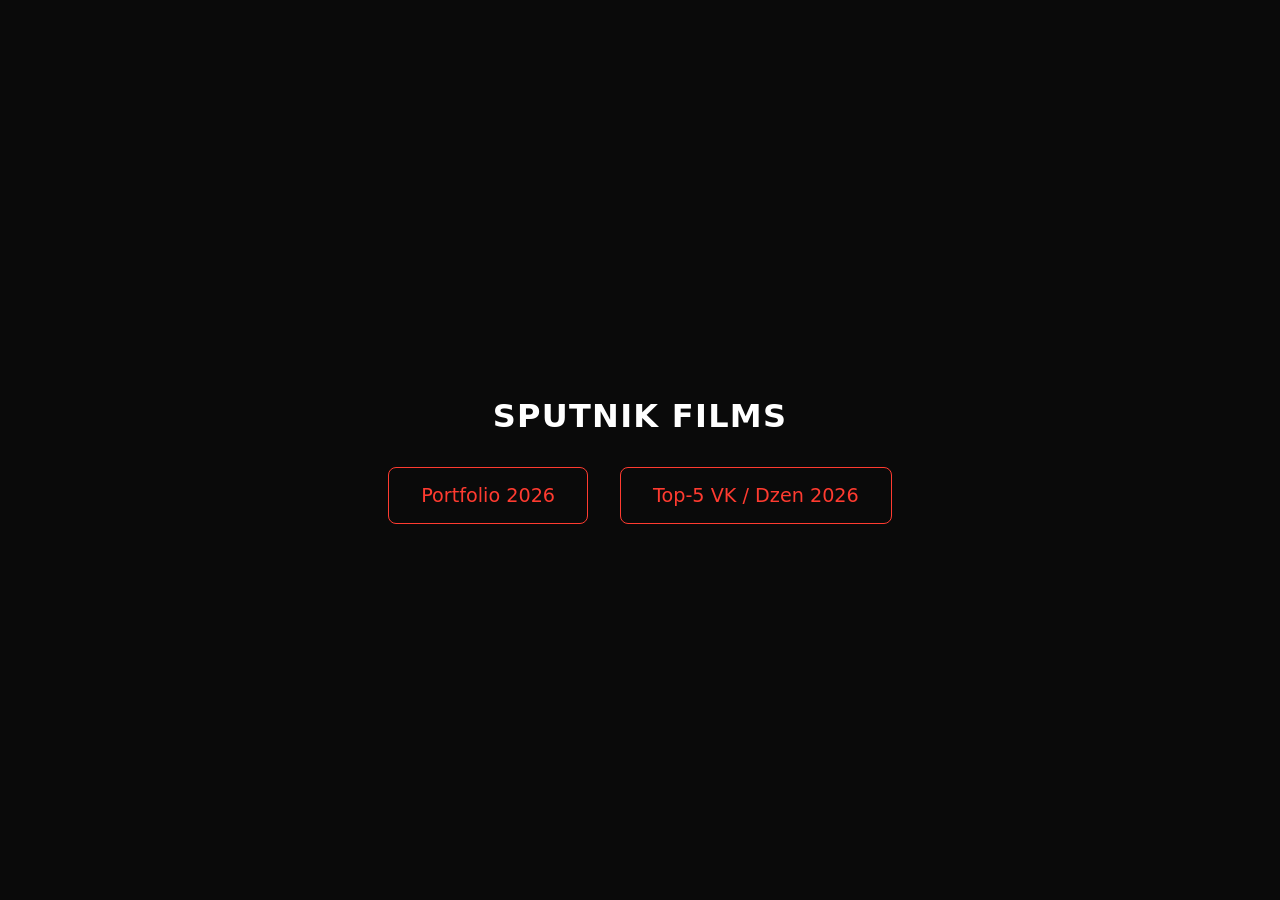
<file: index.html>
<!DOCTYPE html>
<html lang="ru">
<head>
<meta charset="utf-8">
<meta name="viewport" content="width=device-width, initial-scale=1">
<title>Sputnik Films — Presentations 2026</title>
<style>
  body { font-family: system-ui, sans-serif; background: #0a0a0a; color: #fff; display: flex; flex-direction: column; align-items: center; justify-content: center; min-height: 100vh; margin: 0; }
  h1 { font-size: 2rem; margin-bottom: 2rem; letter-spacing: .04em; }
  .links { display: flex; gap: 2rem; }
  a { color: #ff3b30; text-decoration: none; font-size: 1.2rem; padding: 1rem 2rem; border: 1px solid #ff3b30; border-radius: 8px; transition: .2s; }
  a:hover { background: #ff3b30; color: #fff; }
</style>
</head>
<body>
<h1>SPUTNIK FILMS</h1>
<div class="links">
  <a href="portfolio/">Portfolio 2026</a>
  <a href="top5/">Top-5 VK / Dzen 2026</a>
</div>
</body>
</html>
</file>
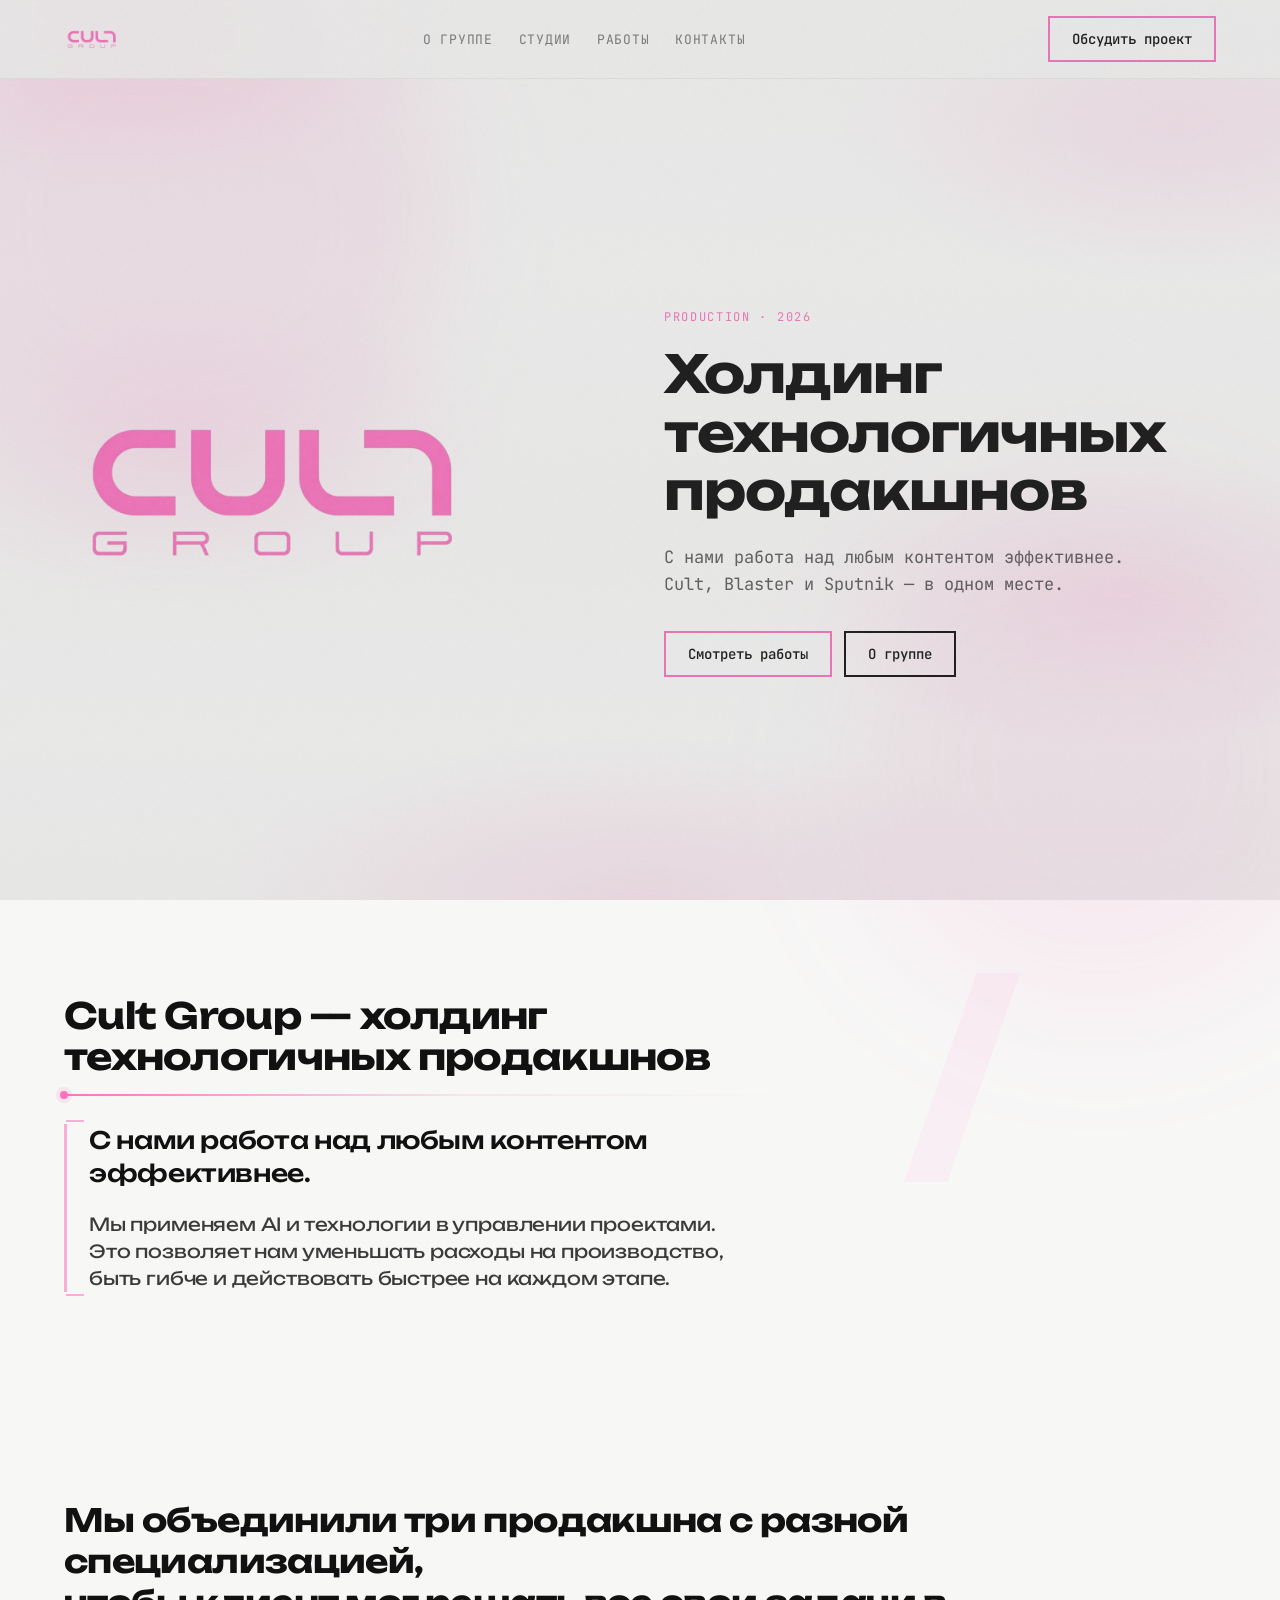
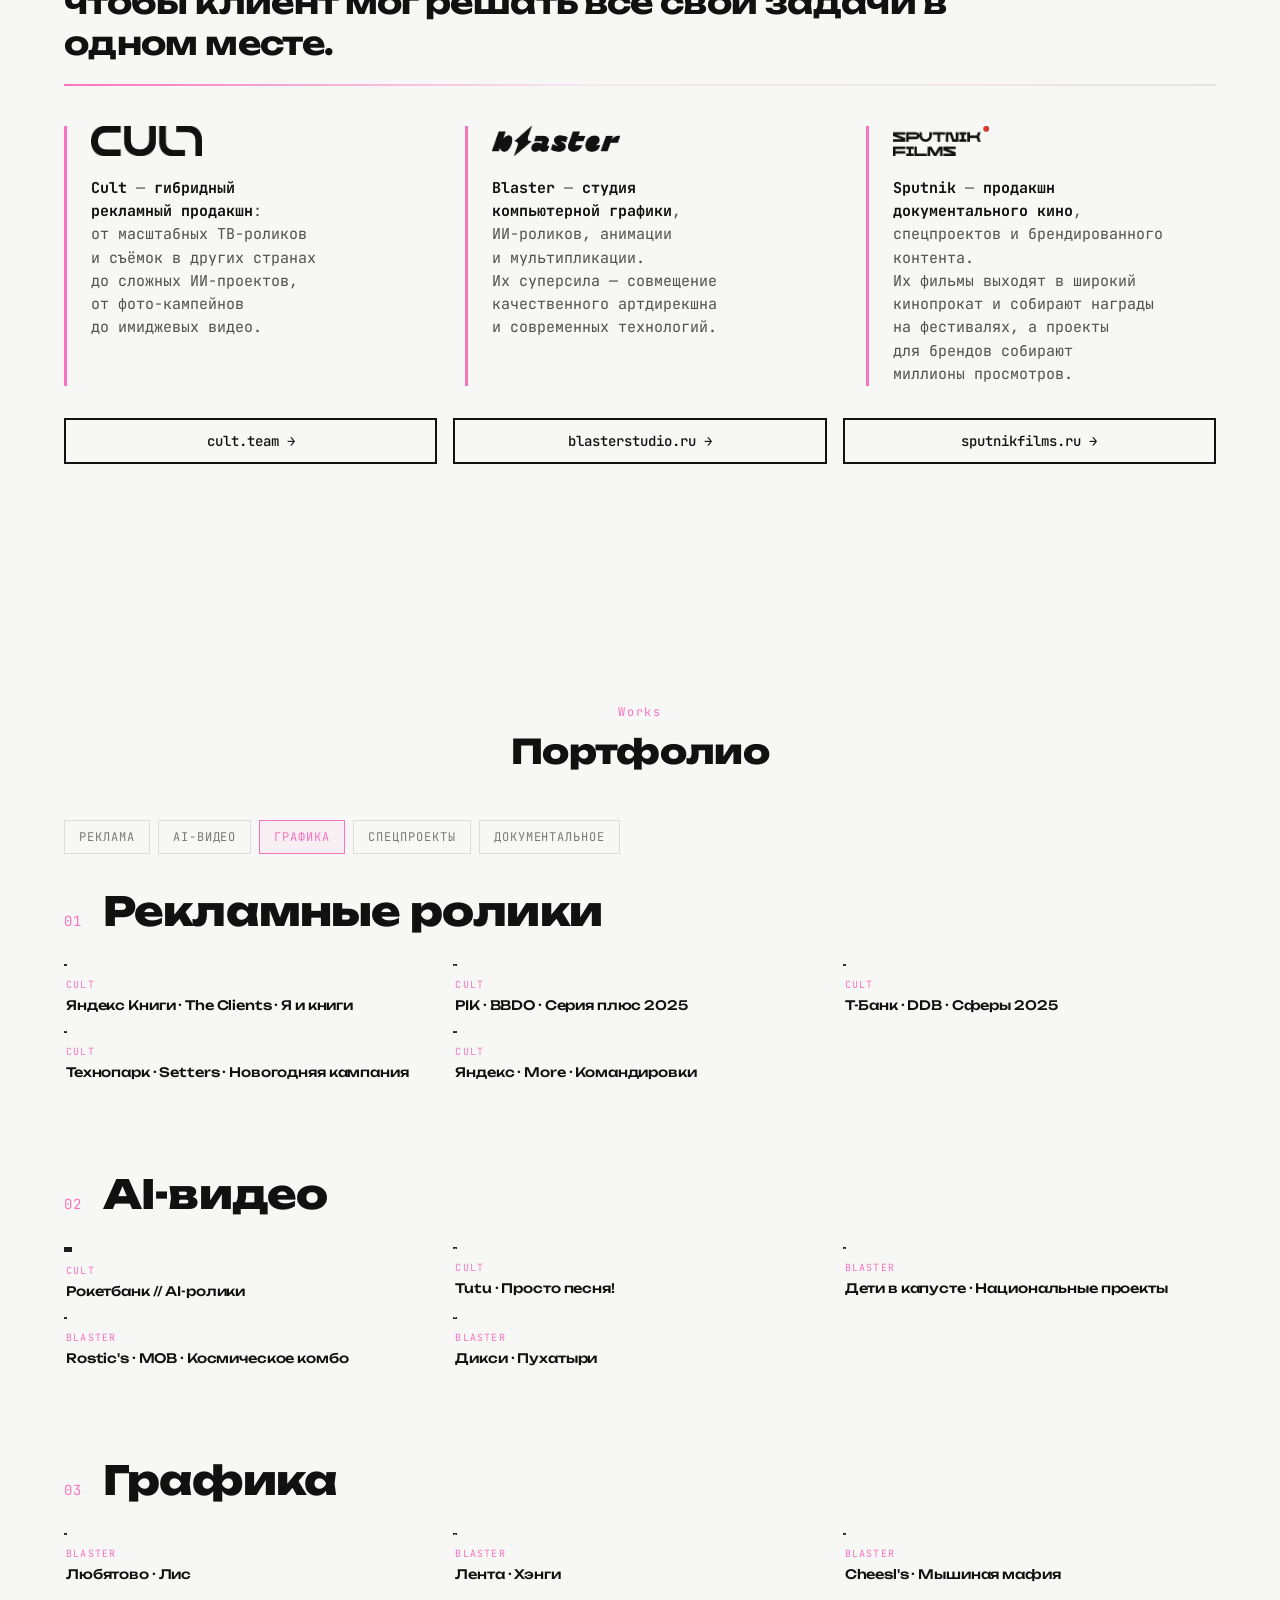
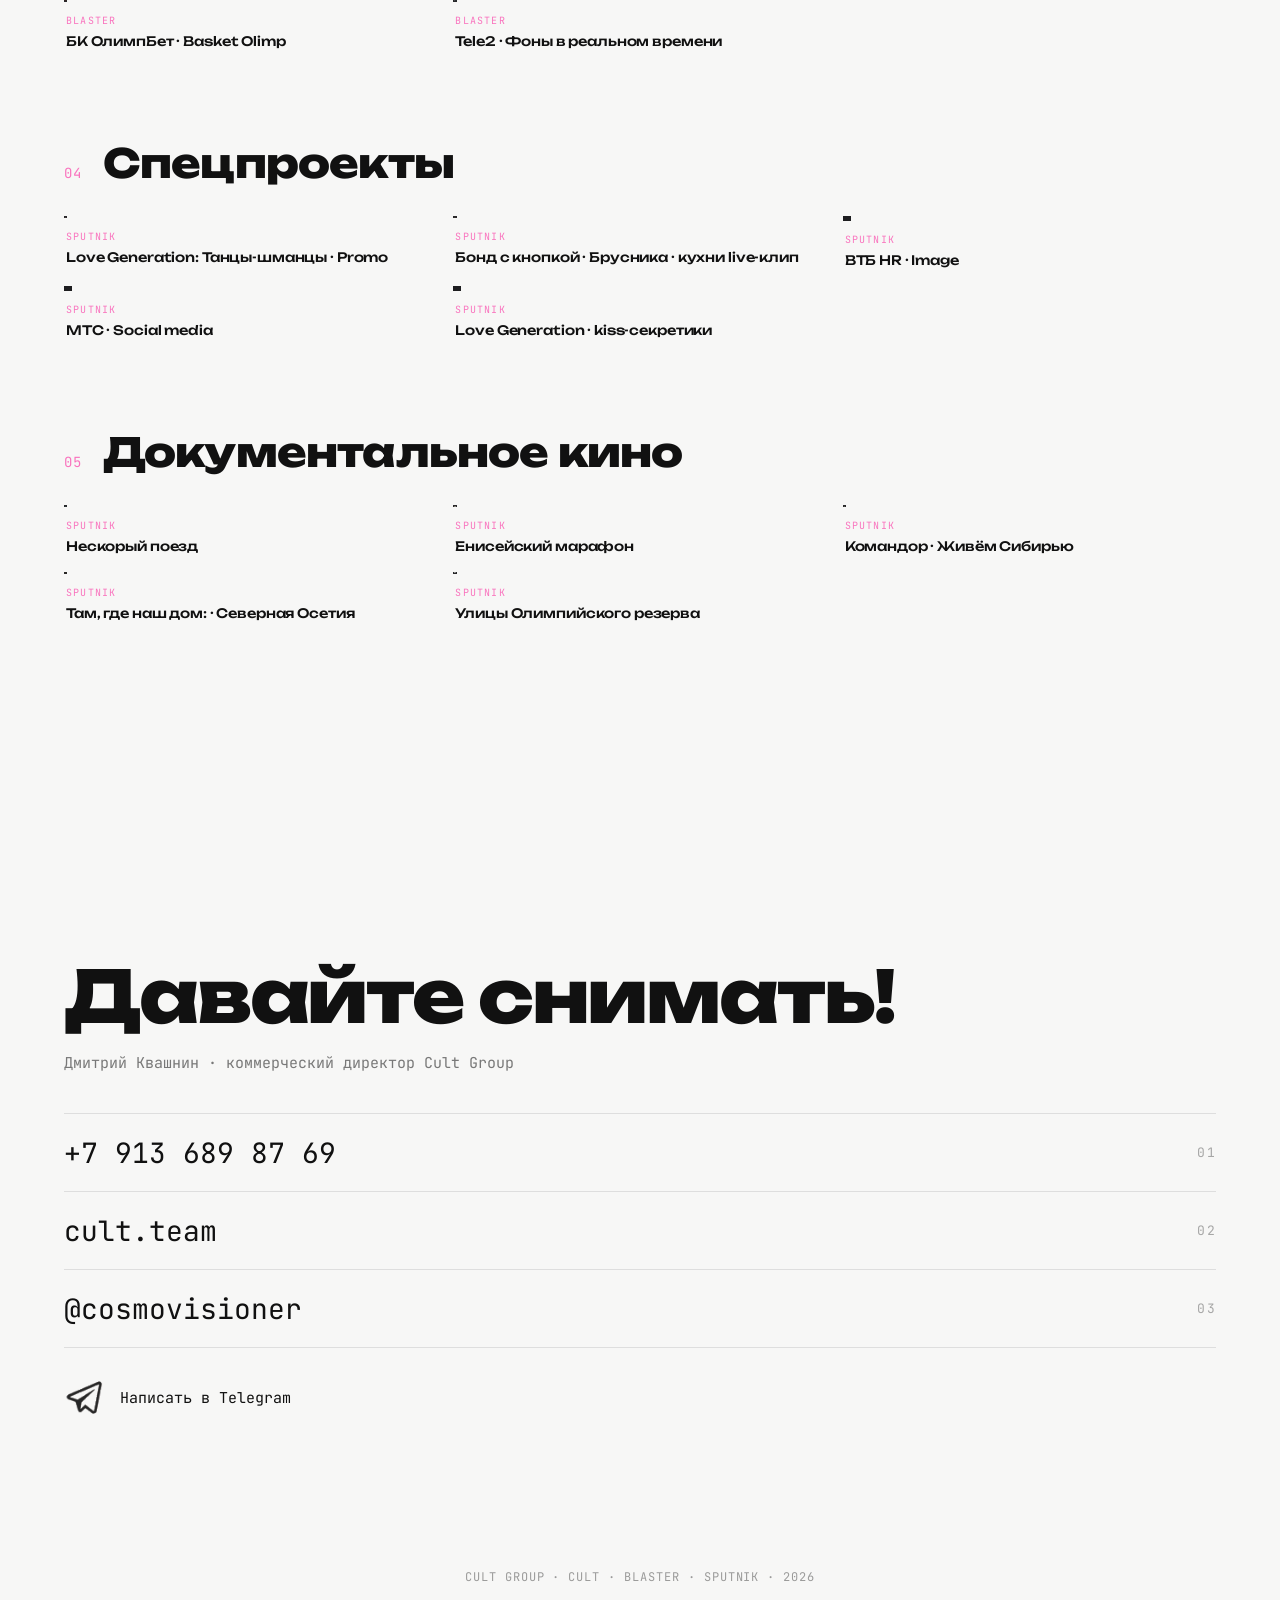
<file: cult-group/index.html>
<!DOCTYPE html>
<html lang="ru">
<head>
  <meta charset="UTF-8"/>
  <meta name="viewport" content="width=device-width, initial-scale=1"/>
  <meta name="description" content="Cult Group — холдинг технологичных продакшнов. Cult, Blaster, Sputnik."/>
  <title>Cult Group — холдинг технологичных продакшнов</title>
  <style>
    @font-face {
      font-family: "Unbounded";
      src: url("_assets/fonts/Unbounded-Variable.ttf") format("truetype");
      font-weight: 200 900;
      font-display: swap;
    }
    @font-face {
      font-family: "JetBrains Mono";
      src: url("_assets/fonts/JetBrainsMono-Variable.ttf") format("truetype");
      font-weight: 100 800;
      font-display: swap;
    }

    :root {
      --bg: #F7F7F6;
      --ink: #111111;
      --accent: #F974BE;
      --accent-soft: rgba(249, 116, 190, 0.11);
      --accent-glow: rgba(249, 116, 190, 0.17);
      --display: "Unbounded", system-ui, sans-serif;
      --mono: "JetBrains Mono", ui-monospace, monospace;
      --mx: clamp(20px, 5vw, 80px);
      --max: 1680px;
    }

    *, *::before, *::after { box-sizing: border-box; margin: 0; padding: 0; }
    html { scroll-behavior: smooth; }
    body {
      font-family: var(--mono);
      color: var(--ink);
      -webkit-font-smoothing: antialiased;
      overflow-x: hidden;
      background-color: var(--bg);
      background-image:
        radial-gradient(ellipse 85% 58% at 8% 0%, var(--accent-glow) 0%, transparent 36%),
        radial-gradient(ellipse 78% 52% at 92% 14%, rgba(249, 116, 190, 0.14) 0%, transparent 34%),
        radial-gradient(ellipse 72% 48% at 14% 50%, rgba(249, 116, 190, 0.10) 0%, transparent 36%),
        radial-gradient(ellipse 80% 50% at 88% 66%, rgba(249, 116, 190, 0.12) 0%, transparent 34%),
        radial-gradient(ellipse 88% 48% at 50% 100%, rgba(249, 116, 190, 0.15) 0%, transparent 38%),
        linear-gradient(180deg, var(--bg) 0%, #FAFAF9 30%, var(--bg) 58%, #FAFAF9 82%, var(--bg) 100%);
      background-attachment: fixed;
    }

    .grain {
      position: fixed;
      inset: 0;
      z-index: 9999;
      pointer-events: none;
      opacity: 0.14;
      background-image: url("_assets/grain_tile.png");
      background-size: 256px 256px;
    }

    a { color: inherit; }

    /* ─── HEADER ─── */
    .site-header {
      position: sticky;
      top: 0;
      z-index: 100;
      display: flex;
      align-items: center;
      justify-content: space-between;
      gap: 24px;
      padding: 16px var(--mx);
      background: rgba(247, 247, 246, 0.86);
      backdrop-filter: blur(12px);
      border-bottom: 1px solid rgba(17, 17, 17, 0.06);
      transition: padding 0.22s ease, background 0.22s ease, box-shadow 0.22s ease;
    }

    .site-header.is-compact {
      padding: 8px var(--mx);
      background: rgba(247, 247, 246, 0.94);
      box-shadow: 0 10px 28px rgba(17, 17, 17, 0.06);
    }

    .brand {
      display: flex;
      align-items: center;
      gap: 14px;
      text-decoration: none;
    }

    .brand img {
      height: 28px;
      width: auto;
      transition: height 0.22s ease;
    }

    .site-header.is-compact .brand img { height: 22px; }

    .brand span {
      font-family: var(--display);
      font-weight: 700;
      font-size: 15px;
      letter-spacing: -0.02em;
    }

    .nav {
      display: flex;
      align-items: center;
      gap: clamp(12px, 2vw, 28px);
      flex-wrap: wrap;
    }

    .nav a {
      font-size: 13px;
      letter-spacing: 0.06em;
      text-transform: uppercase;
      text-decoration: none;
      color: rgba(17, 17, 17, 0.55);
      transition: color 0.15s, font-size 0.22s ease;
    }

    .nav a:hover { color: var(--accent); }

    .site-header.is-compact .nav a { font-size: 12px; }

    .site-header__cta {
      transition: padding 0.22s ease, font-size 0.22s ease, background 0.15s, color 0.15s, border-color 0.15s;
    }

    .site-header.is-compact .site-header__cta {
      padding: 8px 14px;
      font-size: 12px;
    }

    .btn {
      display: inline-flex;
      align-items: center;
      justify-content: center;
      gap: 8px;
      padding: 12px 22px;
      border: 2px solid var(--ink);
      background: transparent;
      font-family: var(--mono);
      font-size: 14px;
      font-weight: 500;
      text-decoration: none;
      transition: background 0.15s, color 0.15s, border-color 0.15s;
    }

    .btn:hover {
      background: var(--ink);
      color: var(--bg);
    }

    .btn--accent {
      border-color: var(--accent);
      color: var(--ink);
    }

    .btn--accent:hover {
      background: var(--accent);
      border-color: var(--accent);
      color: #fff;
    }

    /* ─── SECTIONS ─── */
    .section {
      position: relative;
      padding: clamp(64px, 10vw, 120px) var(--mx);
    }

    .section::before {
      content: "";
      position: absolute;
      pointer-events: none;
      border-radius: 50%;
      filter: blur(60px);
    }

    .section--hero::before {
      width: 520px; height: 520px;
      top: -120px; left: -80px;
      background: rgba(249, 116, 190, 0.12);
    }

    .section--hero::after {
      content: "";
      position: absolute;
      width: 480px; height: 480px;
      bottom: -100px; right: -60px;
      background: rgba(249, 116, 190, 0.09);
      border-radius: 50%;
      filter: blur(70px);
      pointer-events: none;
    }

    .inner {
      position: relative;
      z-index: 1;
      max-width: var(--max);
      margin: 0 auto;
    }

    /* ─── HERO ─── */
    .hero {
      min-height: calc(100vh - 72px);
      display: flex;
      align-items: center;
    }

    .hero-grid {
      display: grid;
      grid-template-columns: 1fr 1fr;
      gap: 48px;
      align-items: center;
    }

    .hero-logo { max-width: min(420px, 80vw); width: 100%; height: auto; }

    .hero-kicker {
      font-size: 12px;
      letter-spacing: 0.14em;
      text-transform: uppercase;
      color: var(--accent);
      margin-bottom: 20px;
    }

    .hero-h1 {
      font-family: var(--display);
      font-weight: 700;
      font-size: clamp(32px, 4.5vw, 52px);
      line-height: 1.12;
      letter-spacing: -0.02em;
      margin-bottom: 24px;
    }

    .hero-lead {
      font-size: 17px;
      line-height: 1.6;
      color: rgba(17, 17, 17, 0.68);
      max-width: 480px;
      margin-bottom: 32px;
    }

    .hero-actions { display: flex; gap: 12px; flex-wrap: wrap; }

    /* ─── ABOUT (deck statement) ─── */
    #about.section {
      position: relative;
      padding: clamp(48px, 7vw, 88px) var(--mx);
      overflow: hidden;
    }

    .about-wrap {
      position: relative;
      max-width: 920px;
    }

    .about-watermark {
      position: absolute;
      right: -24px;
      top: 28%;
      transform: translateY(-50%);
      font-family: var(--display);
      font-weight: 800;
      font-size: clamp(140px, 22vw, 260px);
      line-height: 0.8;
      letter-spacing: -0.06em;
      color: rgba(249, 116, 190, 0.07);
      pointer-events: none;
      user-select: none;
      z-index: 0;
    }

    .about-h1 {
      position: relative;
      z-index: 1;
      font-family: var(--display);
      font-weight: 700;
      font-size: clamp(24px, 3vw, 36px);
      line-height: 1.15;
      letter-spacing: -0.02em;
      margin-bottom: 16px;
    }

    .about-rule {
      position: relative;
      z-index: 1;
      height: 2px;
      max-width: 720px;
      background: linear-gradient(90deg, var(--accent), rgba(249,116,190,0.15) 55%, transparent);
      margin-bottom: 28px;
    }

    .about-rule::after {
      content: "";
      position: absolute;
      left: 0;
      top: 50%;
      width: 8px;
      height: 8px;
      transform: translate(-50%, -50%);
      border-radius: 50%;
      background: var(--accent);
      box-shadow: 0 0 0 4px rgba(249, 116, 190, 0.14);
    }

    .about-body {
      position: relative;
      z-index: 1;
      max-width: 720px;
      padding-left: 22px;
      border-left: 3px solid rgba(249, 116, 190, 0.55);
    }

    .about-body::before,
    .about-body::after {
      content: "";
      position: absolute;
      left: -1px;
      width: 18px;
      height: 2px;
      background: rgba(249, 116, 190, 0.55);
    }

    .about-body::before { top: -4px; }
    .about-body::after { bottom: -4px; }

    .about-lead {
      font-family: var(--display);
      font-weight: 500;
      font-size: clamp(18px, 2vw, 24px);
      line-height: 1.4;
      letter-spacing: -0.015em;
      color: var(--ink);
      margin: 0 0 20px;
    }

    .about-text {
      font-family: var(--display);
      font-weight: 400;
      font-size: clamp(15px, 1.6vw, 18px);
      line-height: 1.5;
      letter-spacing: -0.01em;
      color: rgba(17, 17, 17, 0.82);
      margin: 0;
    }

    /* ─── STUDIOS ─── */
    .studios-lead {
      font-family: var(--display);
      font-weight: 700;
      font-size: clamp(22px, 2.8vw, 32px);
      line-height: 1.28;
      letter-spacing: -0.02em;
      color: var(--ink);
      margin: 0 0 20px;
      max-width: 900px;
    }

    .studios-rule {
      height: 2px;
      background: linear-gradient(90deg, var(--accent) 0%, rgba(249, 116, 190, 0.12) 45%, rgba(17, 17, 17, 0.08) 100%);
      margin-bottom: 40px;
    }

    .studios-grid {
      display: grid;
      grid-template-columns: repeat(3, 1fr);
      gap: clamp(24px, 4vw, 64px);
    }

    .studio-col {
      padding-left: 24px;
      border-left: 3px solid var(--accent);
    }

    .studio-logo { max-height: 30px; margin-bottom: 16px; }

    .studio-body {
      font-size: 15px;
      line-height: 1.55;
      color: rgba(17,17,17,0.72);
      text-wrap: pretty;
    }

    .studio-body strong { color: var(--ink); }

    .studio-links {
      display: grid;
      grid-template-columns: repeat(3, 1fr);
      gap: 16px;
      margin-top: 32px;
    }

    /* ─── WORK GRID ─── */
    .work-wrap { background: transparent; }

    .work-nav {
      position: sticky;
      top: 52px;
      z-index: 50;
      display: flex;
      gap: 8px;
      flex-wrap: wrap;
      padding: 16px 0 32px;
      background: linear-gradient(180deg, rgba(247, 247, 246, 0.94) 70%, transparent);
    }

    .work-nav a {
      padding: 8px 14px;
      border: 1px solid rgba(17,17,17,0.12);
      font-size: 12px;
      letter-spacing: 0.08em;
      text-transform: uppercase;
      text-decoration: none;
      color: rgba(17,17,17,0.55);
      transition: all 0.15s;
    }

    .work-nav a:hover, .work-nav a.is-active {
      border-color: var(--accent);
      color: var(--accent);
      background: rgba(249,116,190,0.06);
    }

    .work-section { margin-bottom: clamp(48px, 8vw, 88px); }

    .section-head {
      display: flex;
      align-items: baseline;
      gap: 20px;
      margin-bottom: 28px;
    }

    .section-head--center {
      flex-direction: column;
      align-items: center;
      text-align: center;
      gap: 10px;
      margin-bottom: 32px;
    }

    .section-head--center .section-idx {
      font-size: 12px;
      letter-spacing: 0.16em;
    }

    .section-head--center .section-title {
      font-size: clamp(24px, 3vw, 34px);
    }

    .section-idx {
      font-size: 14px;
      color: var(--accent);
      letter-spacing: 0.1em;
    }

    .section-title {
      font-family: var(--display);
      font-weight: 800;
      font-size: clamp(28px, 3.5vw, 40px);
      letter-spacing: -0.02em;
    }

    .work-grid {
      display: grid;
      grid-template-columns: repeat(5, 1fr);
      gap: 16px;
      align-items: start;
    }

    .work-card {
      display: flex;
      flex-direction: column;
      gap: 12px;
      width: 100%;
      padding: 0;
      border: none;
      background: none;
      font: inherit;
      color: inherit;
      text-align: left;
      cursor: pointer;
    }

    /* Единый формат плитки 16:10 — как в deck hero */
    .work-thumb {
      position: relative;
      aspect-ratio: 16 / 10;
      background-color: #2A2A2C;
      background-position: center;
      background-size: cover;
      background-repeat: no-repeat;
      overflow: hidden;
      border: 1px solid rgba(17,17,17,0.08);
      transition: transform 0.2s ease, box-shadow 0.2s ease;
    }

    /* Вертикальные / grid-кейсы: 3 кадра в ряд → одна горизонтальная плитка */
    .work-thumb--trio {
      display: grid;
      grid-template-columns: repeat(3, 1fr);
      gap: 3px;
      background-image: none;
      background-color: #1E1E20;
    }

    .work-thumb--trio .work-strip {
      display: block;
      width: 100%;
      height: 100%;
      min-height: 0;
      background-color: #2A2A2C;
      background-position: center;
      background-size: cover;
      background-repeat: no-repeat;
    }

    .work-card:hover .work-thumb {
      transform: translateY(-4px);
      box-shadow: 0 12px 40px rgba(249,116,190,0.15);
    }

    .work-play {
      position: absolute;
      inset: 0;
      margin: auto;
      width: 44px;
      height: 44px;
      border-radius: 50%;
      background: rgba(255,255,255,0.92);
      opacity: 0;
      transform: scale(0.9);
      transition: opacity 0.2s, transform 0.2s;
    }

    .work-play::after {
      content: "";
      position: absolute;
      left: 17px; top: 13px;
      border: 9px solid transparent;
      border-left: 14px solid var(--ink);
      border-right: 0;
    }

    .work-card:hover .work-play {
      opacity: 1;
      transform: scale(1);
    }

    .work-meta { padding: 0 2px; }

    .work-studio {
      font-size: 10px;
      letter-spacing: 0.12em;
      text-transform: uppercase;
      color: var(--accent);
      display: block;
      margin-bottom: 6px;
    }

    .work-title {
      font-family: var(--display);
      font-weight: 500;
      font-size: 13px;
      line-height: 1.35;
      letter-spacing: -0.01em;
      color: var(--ink);
    }

    /* ─── CASE MODAL (deck slide layout) ─── */
    .case-modal {
      position: fixed;
      inset: 0;
      z-index: 300;
      display: none;
      align-items: center;
      justify-content: center;
      padding: clamp(12px, 3vw, 24px);
    }

    .case-modal.is-open { display: flex; }

    .case-modal__backdrop {
      position: absolute;
      inset: 0;
      background: rgba(17, 17, 17, 0.58);
      backdrop-filter: blur(6px);
    }

    .case-modal__panel {
      position: relative;
      z-index: 1;
      width: min(1320px, 100%);
      max-height: min(92vh, 900px);
      overflow: auto;
      background-color: var(--bg);
      background-image:
        radial-gradient(ellipse 95% 75% at 0% 0%, rgba(249, 116, 190, 0.18) 0%, transparent 52%),
        radial-gradient(ellipse 85% 70% at 100% 100%, rgba(249, 116, 190, 0.12) 0%, transparent 48%),
        linear-gradient(180deg, #FAFAF9 0%, var(--bg) 45%, #F4F4F3 100%);
      border: 1px solid rgba(17, 17, 17, 0.08);
      box-shadow: 0 24px 80px rgba(17, 17, 17, 0.22);
    }

    .case-modal__close {
      position: absolute;
      top: 16px;
      right: 16px;
      z-index: 2;
      width: 44px;
      height: 44px;
      border: 2px solid var(--ink);
      background: rgba(247, 247, 246, 0.9);
      font-size: 28px;
      line-height: 1;
      cursor: pointer;
      transition: background 0.15s, color 0.15s;
    }

    .case-modal__close:hover {
      background: var(--ink);
      color: var(--bg);
    }

    .case-slide {
      display: grid;
      grid-template-columns: 1.12fr 1fr;
      gap: clamp(24px, 4vw, 48px);
      padding: clamp(32px, 5vw, 56px);
      align-items: start;
    }

    .case-media--standard {
      display: flex;
      flex-direction: column;
      gap: 12px;
    }

    .case-media__hero {
      width: 100%;
      aspect-ratio: 1006 / 395;
      background: #2A2A2C center/cover no-repeat;
    }

    .case-media__thumbs {
      display: grid;
      grid-template-columns: 1fr 1fr;
      gap: 12px;
    }

    .case-media__thumb {
      aspect-ratio: 487 / 281;
      background: #2A2A2C center/cover no-repeat;
    }

    .case-media--vertical {
      display: grid;
      grid-template-columns: repeat(3, 1fr);
      gap: 12px;
    }

    .case-media--vertical .case-media__vthumb {
      aspect-ratio: 9 / 16;
      max-height: min(56vh, 520px);
      background: #2A2A2C center/cover no-repeat;
    }

    .case-media--grid {
      display: grid;
      grid-template-columns: 1fr 1fr;
      gap: 12px;
    }

    .case-media--grid .case-media__gthumb {
      aspect-ratio: 1;
      background: #2A2A2C center/cover no-repeat;
    }

    .case-copy .case-logo {
      display: block;
      height: 28px;
      width: auto;
      margin-bottom: 16px;
    }

    .case-copy h2 {
      font-family: var(--display);
      font-weight: 800;
      font-size: clamp(22px, 2.6vw, 32px);
      line-height: 1.1;
      letter-spacing: -0.02em;
      margin-bottom: 20px;
      text-transform: uppercase;
      color: var(--ink);
    }

    .case-copy h2 .slash { color: var(--accent); }

    .case-copy .block-label {
      font-size: 13px;
      font-weight: 600;
      letter-spacing: 0.12em;
      text-transform: uppercase;
      color: var(--accent);
      margin-bottom: 8px;
    }

    .case-copy .block-text {
      font-size: clamp(14px, 1.5vw, 17px);
      line-height: 1.45;
      color: rgba(17, 17, 17, 0.78);
      margin-bottom: 18px;
    }

    .case-copy.copy--sputnik h2 {
      font-size: clamp(22px, 2.4vw, 30px);
      margin-bottom: 14px;
    }

    .case-copy.copy--sputnik .body {
      font-size: clamp(14px, 1.4vw, 16px);
      line-height: 1.45;
      color: rgba(17, 17, 17, 0.78);
      margin-bottom: 18px;
    }

    .case-copy .btn-row {
      display: flex;
      flex-wrap: wrap;
      gap: 12px;
      margin-top: 8px;
    }

    @media (max-width: 900px) {
      .case-slide {
        grid-template-columns: 1fr;
      }

      .case-media--vertical .case-media__vthumb {
        max-height: 360px;
      }
    }

    /* ─── CONTACT ─── */
    .contact {
      background: transparent;
    }

    .contact-h1 {
      font-family: var(--display);
      font-weight: 800;
      font-size: clamp(40px, 6vw, 72px);
      letter-spacing: -0.03em;
      margin-bottom: 12px;
    }

    .contact-sub {
      font-size: 15px;
      color: rgba(17,17,17,0.55);
      margin-bottom: 40px;
    }

    .contact-list { width: 100%; }

    .contact-row {
      display: flex;
      align-items: center;
      justify-content: space-between;
      padding: 20px 0;
      border-bottom: 1px solid rgba(17,17,17,0.1);
      text-decoration: none;
      font-size: clamp(18px, 2.5vw, 28px);
      transition: color 0.15s;
    }

    .contact-row:first-of-type { border-top: 1px solid rgba(17,17,17,0.1); }
    .contact-row:hover { color: var(--accent); }

    .contact-mark {
      font-size: 13px;
      color: rgba(17,17,17,0.35);
      letter-spacing: 0.1em;
    }

    .contact-tg {
      display: inline-flex;
      align-items: center;
      gap: 12px;
      margin-top: 28px;
      text-decoration: none;
      font-size: 15px;
    }

    .contact-tg img { width: 44px; height: 44px; }

    .site-footer {
      padding: 24px var(--mx) 40px;
      font-size: 12px;
      color: rgba(17,17,17,0.4);
      text-align: center;
      letter-spacing: 0.08em;
      text-transform: uppercase;
    }

    @media (max-width: 1280px) {
      .work-grid { grid-template-columns: repeat(3, 1fr); }
    }

    @media (max-width: 900px) {
      .hero-grid { grid-template-columns: 1fr; }
      .studios-grid, .studio-links { grid-template-columns: 1fr; }
    }

    @media (max-width: 640px) {
      .work-grid { grid-template-columns: repeat(2, 1fr); }
      .nav { display: none; }
    }

    @media (max-width: 420px) {
      .work-grid { grid-template-columns: 1fr; }
    }
  </style>
</head>
<body>
  <div class="grain" aria-hidden="true"></div>

  <header class="site-header">
    <a class="brand" href="#top">
      <img src="_assets/cult_group_logo.png" alt="Cult Group"/>
    </a>
    <nav class="nav" aria-label="Навигация">
      <a href="#about">О группе</a>
      <a href="#studios">Студии</a>
      <a href="#work">Работы</a>
      <a href="#contact">Контакты</a>
    </nav>
    <a class="btn btn--accent site-header__cta" href="#contact">Обсудить проект</a>
  </header>

  <main id="top">
    <section class="section section--hero hero" id="hero">
      <div class="inner hero-grid">
        <div>
          <img class="hero-logo" src="_assets/cult_group_logo.png" alt="Cult Group"/>
        </div>
        <div>
          <p class="hero-kicker">Production · 2026</p>
          <h1 class="hero-h1">Холдинг<br/>технологичных продакшнов</h1>
          <p class="hero-lead">С нами работа над любым контентом эффективнее. Cult, Blaster и Sputnik — в одном месте.</p>
          <div class="hero-actions">
            <a class="btn btn--accent" href="#work">Смотреть работы</a>
            <a class="btn" href="#about">О группе</a>
          </div>
        </div>
      </div>
    </section>

    <section class="section" id="about">
      <div class="inner">
        <div class="about-wrap">
          <div class="about-watermark" aria-hidden="true">/</div>
          <h2 class="about-h1">Cult Group — холдинг<br/>технологичных продакшнов</h2>
          <div class="about-rule"></div>
          <div class="about-body">
            <p class="about-lead">С нами работа над любым контентом эффективнее.</p>
            <p class="about-text">
              Мы применяем AI и технологии в управлении проектами.<br/>
              Это позволяет нам уменьшать расходы на производство,<br/>
              быть гибче и действовать быстрее на каждом этапе.
            </p>
          </div>
        </div>
      </div>
    </section>

    <section class="section" id="studios">
      <div class="inner">
        <p class="studios-lead">
          Мы объединили три продакшна с разной специализацией,<br/>
          чтобы клиент мог решать все свои задачи в одном месте.
        </p>
        <div class="studios-rule"></div>
        <div class="studios-grid">
          <div class="studio-col">
            <img class="studio-logo" src="_assets/cult_logo.png" alt="Cult"/>
            <p class="studio-body">
              <strong>Cult</strong> — <strong>гибридный рекламный продакшн</strong>:<br/>
              от масштабных ТВ-роликов<br/>
              и съёмок&nbsp;в других странах<br/>
              до сложных ИИ-проектов,<br/>
              от фото-кампейнов<br/>
              до имиджевых&nbsp;видео.
            </p>
          </div>
          <div class="studio-col">
            <img class="studio-logo" src="_assets/blaster_logo.png" alt="Blaster"/>
            <p class="studio-body">
              <strong>Blaster</strong> — <strong>студия компьютерной графики</strong>,<br/>
              ИИ-роликов, анимации<br/>
              и мультипликации.<br/>
              Их суперсила — совмещение<br/>
              качественного артдирекшна<br/>
              и современных&nbsp;технологий.
            </p>
          </div>
          <div class="studio-col">
            <img class="studio-logo" src="_assets/sputnik_logo_ink.png" alt="Sputnik"/>
            <p class="studio-body">
              <strong>Sputnik</strong> — <strong>продакшн документального кино</strong>,<br/>
              спецпроектов и брендированного<br/>
              контента.<br/>
              Их фильмы выходят в широкий<br/>
              кинопрокат и собирают награды<br/>
              на фестивалях, а проекты<br/>
              для брендов собирают<br/>
              миллионы&nbsp;просмотров.
            </p>
          </div>
        </div>
        <div class="studio-links">
          <a class="btn" href="https://cult.team" target="_blank" rel="noopener">cult.team →</a>
          <a class="btn" href="https://blasterstudio.ru" target="_blank" rel="noopener">blasterstudio.ru →</a>
          <a class="btn" href="https://sputnikfilms.ru" target="_blank" rel="noopener">sputnikfilms.ru →</a>
        </div>
      </div>
    </section>

    <section class="section work-wrap" id="work">
      <div class="inner">
        <div class="section-head section-head--center">
          <span class="section-idx">Works</span>
          <h2 class="section-title">Портфолио</h2>
        </div>
        <nav class="work-nav" aria-label="Категории работ">
          <a href="#work-reklama">Реклама</a>
          <a href="#work-ai">AI-видео</a>
          <a href="#work-gfx">Графика</a>
          <a href="#work-spec">Спецпроекты</a>
          <a href="#work-doc">Документальное</a>
        </nav>
    <section class="work-section" id="work-reklama">
      <div class="section-head">
        <span class="section-idx">01</span>
        <h2 class="section-title">Рекламные ролики</h2>
      </div>
      <div class="work-grid">
        <button type="button" class="work-card" data-case-id="yandex_knigi" aria-haspopup="dialog">
          <div class="work-thumb" style="background-image:url('_assets/yandex_knigi_hero.jpg')">
            <span class="work-play" aria-hidden="true"></span>
          </div>
          <div class="work-meta">
            <span class="work-studio work-studio--cult">Cult</span>
            <h3 class="work-title">Яндекс Книги · The Clients · Я и книги</h3>
          </div>
        </button>
        <button type="button" class="work-card" data-case-id="pik_seriya" aria-haspopup="dialog">
          <div class="work-thumb" style="background-image:url('_assets/pik_seriya_hero.jpg')">
            <span class="work-play" aria-hidden="true"></span>
          </div>
          <div class="work-meta">
            <span class="work-studio work-studio--cult">Cult</span>
            <h3 class="work-title">PIK · BBDO · Серия плюс 2025</h3>
          </div>
        </button>
        <button type="button" class="work-card" data-case-id="tbank" aria-haspopup="dialog">
          <div class="work-thumb" style="background-image:url('_assets/tbank_hero.jpg')">
            <span class="work-play" aria-hidden="true"></span>
          </div>
          <div class="work-meta">
            <span class="work-studio work-studio--cult">Cult</span>
            <h3 class="work-title">Т-Банк · DDB · Сферы 2025</h3>
          </div>
        </button>
        <button type="button" class="work-card" data-case-id="technopark" aria-haspopup="dialog">
          <div class="work-thumb" style="background-image:url('_assets/technopark_hero.jpg')">
            <span class="work-play" aria-hidden="true"></span>
          </div>
          <div class="work-meta">
            <span class="work-studio work-studio--cult">Cult</span>
            <h3 class="work-title">Технопарк · Setters · Новогодняя кампания</h3>
          </div>
        </button>
        <button type="button" class="work-card" data-case-id="yamore" aria-haspopup="dialog">
          <div class="work-thumb" style="background-image:url('_assets/yamore_hero.jpg')">
            <span class="work-play" aria-hidden="true"></span>
          </div>
          <div class="work-meta">
            <span class="work-studio work-studio--cult">Cult</span>
            <h3 class="work-title">Яндекс · More · Командировки</h3>
          </div>
        </button>
      </div>
    </section>
    <section class="work-section" id="work-ai">
      <div class="section-head">
        <span class="section-idx">02</span>
        <h2 class="section-title">AI-видео</h2>
      </div>
      <div class="work-grid">
        <button type="button" class="work-card" data-case-id="rocket_1" aria-haspopup="dialog">
          <div class="work-thumb work-thumb--trio">
            <span class="work-strip" style="background-image:url('_assets/rocket_1.png')"></span>
            <span class="work-strip" style="background-image:url('_assets/rocket_2.png')"></span>
            <span class="work-strip" style="background-image:url('_assets/rocket_4.png')"></span>
            <span class="work-play" aria-hidden="true"></span>
          </div>
          <div class="work-meta">
            <span class="work-studio work-studio--cult">Cult</span>
            <h3 class="work-title">Рокетбанк // AI-ролики</h3>
          </div>
        </button>
        <button type="button" class="work-card" data-case-id="tutu" aria-haspopup="dialog">
          <div class="work-thumb" style="background-image:url('_assets/tutu_hero.jpg')">
            <span class="work-play" aria-hidden="true"></span>
          </div>
          <div class="work-meta">
            <span class="work-studio work-studio--cult">Cult</span>
            <h3 class="work-title">Tutu · Просто песня!</h3>
          </div>
        </button>
        <button type="button" class="work-card" data-case-id="deti" aria-haspopup="dialog">
          <div class="work-thumb" style="background-image:url('_assets/deti_hero.jpg')">
            <span class="work-play" aria-hidden="true"></span>
          </div>
          <div class="work-meta">
            <span class="work-studio work-studio--blaster">Blaster</span>
            <h3 class="work-title">Дети в капусте · Национальные проекты</h3>
          </div>
        </button>
        <button type="button" class="work-card" data-case-id="rostics" aria-haspopup="dialog">
          <div class="work-thumb" style="background-image:url('_assets/rostics_hero.jpg')">
            <span class="work-play" aria-hidden="true"></span>
          </div>
          <div class="work-meta">
            <span class="work-studio work-studio--blaster">Blaster</span>
            <h3 class="work-title">Rostic's · MOB · Космическое комбо</h3>
          </div>
        </button>
        <button type="button" class="work-card" data-case-id="puhatyri" aria-haspopup="dialog">
          <div class="work-thumb" style="background-image:url('_assets/puhatyri_hero.jpg')">
            <span class="work-play" aria-hidden="true"></span>
          </div>
          <div class="work-meta">
            <span class="work-studio work-studio--blaster">Blaster</span>
            <h3 class="work-title">Дикси · Пухатыри</h3>
          </div>
        </button>
      </div>
    </section>
    <section class="work-section" id="work-gfx">
      <div class="section-head">
        <span class="section-idx">03</span>
        <h2 class="section-title">Графика</h2>
      </div>
      <div class="work-grid">
        <button type="button" class="work-card" data-case-id="gfx_lubiatovo" aria-haspopup="dialog">
          <div class="work-thumb" style="background-image:url('_assets/gfx_lubiatovo_hero.jpg')">
            <span class="work-play" aria-hidden="true"></span>
          </div>
          <div class="work-meta">
            <span class="work-studio work-studio--blaster">Blaster</span>
            <h3 class="work-title">Любятово · Лис</h3>
          </div>
        </button>
        <button type="button" class="work-card" data-case-id="gfx_lenta" aria-haspopup="dialog">
          <div class="work-thumb" style="background-image:url('_assets/gfx_lenta_hero.jpg')">
            <span class="work-play" aria-hidden="true"></span>
          </div>
          <div class="work-meta">
            <span class="work-studio work-studio--blaster">Blaster</span>
            <h3 class="work-title">Лента · Хэнги</h3>
          </div>
        </button>
        <button type="button" class="work-card" data-case-id="gfx_cheesls" aria-haspopup="dialog">
          <div class="work-thumb" style="background-image:url('_assets/gfx_cheesls_hero.jpg')">
            <span class="work-play" aria-hidden="true"></span>
          </div>
          <div class="work-meta">
            <span class="work-studio work-studio--blaster">Blaster</span>
            <h3 class="work-title">Cheesl's · Мышиная мафия</h3>
          </div>
        </button>
        <button type="button" class="work-card" data-case-id="gfx_olimpbet" aria-haspopup="dialog">
          <div class="work-thumb" style="background-image:url('_assets/gfx_olimpbet_hero.jpg')">
            <span class="work-play" aria-hidden="true"></span>
          </div>
          <div class="work-meta">
            <span class="work-studio work-studio--blaster">Blaster</span>
            <h3 class="work-title">БК ОлимпБет · Basket Olimp</h3>
          </div>
        </button>
        <button type="button" class="work-card" data-case-id="gfx_tele2" aria-haspopup="dialog">
          <div class="work-thumb" style="background-image:url('_assets/gfx_tele2_hero.jpg')">
            <span class="work-play" aria-hidden="true"></span>
          </div>
          <div class="work-meta">
            <span class="work-studio work-studio--blaster">Blaster</span>
            <h3 class="work-title">Tele2 · Фоны в реальном времени</h3>
          </div>
        </button>
      </div>
    </section>
    <section class="work-section" id="work-spec">
      <div class="section-head">
        <span class="section-idx">04</span>
        <h2 class="section-title">Спецпроекты</h2>
      </div>
      <div class="work-grid">
        <button type="button" class="work-card" data-case-id="tancy" aria-haspopup="dialog">
          <div class="work-thumb" style="background-image:url('_assets/tancy_hero.jpeg')">
            <span class="work-play" aria-hidden="true"></span>
          </div>
          <div class="work-meta">
            <span class="work-studio work-studio--sputnik">Sputnik</span>
            <h3 class="work-title">Love Generation: Танцы-шманцы · Promo</h3>
          </div>
        </button>
        <button type="button" class="work-card" data-case-id="brusnika_hero_pdf" aria-haspopup="dialog">
          <div class="work-thumb" style="background-image:url('_assets/brusnika_hero_pdf.jpeg')">
            <span class="work-play" aria-hidden="true"></span>
          </div>
          <div class="work-meta">
            <span class="work-studio work-studio--sputnik">Sputnik</span>
            <h3 class="work-title">Бонд с кнопкой · Брусника · кухни live-клип</h3>
          </div>
        </button>
        <button type="button" class="work-card" data-case-id="vtb_v1" aria-haspopup="dialog">
          <div class="work-thumb work-thumb--trio">
            <span class="work-strip" style="background-image:url('_assets/vtb_v1.jpeg')"></span>
            <span class="work-strip" style="background-image:url('_assets/vtb_v2.jpeg')"></span>
            <span class="work-strip" style="background-image:url('_assets/vtb_v3.jpeg')"></span>
            <span class="work-play" aria-hidden="true"></span>
          </div>
          <div class="work-meta">
            <span class="work-studio work-studio--sputnik">Sputnik</span>
            <h3 class="work-title">ВТБ HR · Image</h3>
          </div>
        </button>
        <button type="button" class="work-card" data-case-id="mts_v1" aria-haspopup="dialog">
          <div class="work-thumb work-thumb--trio">
            <span class="work-strip" style="background-image:url('_assets/mts_v1.jpeg')"></span>
            <span class="work-strip" style="background-image:url('_assets/mts_v2.jpeg')"></span>
            <span class="work-strip" style="background-image:url('_assets/mts_v3.jpeg')"></span>
            <span class="work-play" aria-hidden="true"></span>
          </div>
          <div class="work-meta">
            <span class="work-studio work-studio--sputnik">Sputnik</span>
            <h3 class="work-title">МТС · Social media</h3>
          </div>
        </button>
        <button type="button" class="work-card" data-case-id="kiss_v1" aria-haspopup="dialog">
          <div class="work-thumb work-thumb--trio">
            <span class="work-strip" style="background-image:url('_assets/kiss_v1.jpeg')"></span>
            <span class="work-strip" style="background-image:url('_assets/kiss_v2.jpeg')"></span>
            <span class="work-strip" style="background-image:url('_assets/kiss_v3.jpeg')"></span>
            <span class="work-play" aria-hidden="true"></span>
          </div>
          <div class="work-meta">
            <span class="work-studio work-studio--sputnik">Sputnik</span>
            <h3 class="work-title">Love Generation · kiss-секретики</h3>
          </div>
        </button>
      </div>
    </section>
    <section class="work-section" id="work-doc">
      <div class="section-head">
        <span class="section-idx">05</span>
        <h2 class="section-title">Документальное кино</h2>
      </div>
      <div class="work-grid">
        <button type="button" class="work-card" data-case-id="doc_neskory" aria-haspopup="dialog">
          <div class="work-thumb" style="background-image:url('_assets/doc_neskory_hero.jpg')">
            <span class="work-play" aria-hidden="true"></span>
          </div>
          <div class="work-meta">
            <span class="work-studio work-studio--sputnik">Sputnik</span>
            <h3 class="work-title">Нескорый поезд</h3>
          </div>
        </button>
        <button type="button" class="work-card" data-case-id="doc_enisey" aria-haspopup="dialog">
          <div class="work-thumb" style="background-image:url('_assets/doc_enisey_hero.jpg')">
            <span class="work-play" aria-hidden="true"></span>
          </div>
          <div class="work-meta">
            <span class="work-studio work-studio--sputnik">Sputnik</span>
            <h3 class="work-title">Енисейский марафон</h3>
          </div>
        </button>
        <button type="button" class="work-card" data-case-id="doc_komandor" aria-haspopup="dialog">
          <div class="work-thumb" style="background-image:url('_assets/doc_komandor_hero.jpg')">
            <span class="work-play" aria-hidden="true"></span>
          </div>
          <div class="work-meta">
            <span class="work-studio work-studio--sputnik">Sputnik</span>
            <h3 class="work-title">Командор · Живём Сибирью</h3>
          </div>
        </button>
        <button type="button" class="work-card" data-case-id="doc_osetia" aria-haspopup="dialog">
          <div class="work-thumb" style="background-image:url('_assets/doc_osetia_hero.jpg')">
            <span class="work-play" aria-hidden="true"></span>
          </div>
          <div class="work-meta">
            <span class="work-studio work-studio--sputnik">Sputnik</span>
            <h3 class="work-title">Там, где наш дом: · Северная Осетия</h3>
          </div>
        </button>
        <button type="button" class="work-card" data-case-id="doc_olimp" aria-haspopup="dialog">
          <div class="work-thumb" style="background-image:url('_assets/doc_olimp_hero.jpg')">
            <span class="work-play" aria-hidden="true"></span>
          </div>
          <div class="work-meta">
            <span class="work-studio work-studio--sputnik">Sputnik</span>
            <h3 class="work-title">Улицы Олимпийского резерва</h3>
          </div>
        </button>
      </div>
    </section>
      </div>
    </section>

    <section class="section contact" id="contact">
      <div class="inner">
        <h2 class="contact-h1">Давайте снимать!</h2>
        <p class="contact-sub">Дмитрий Квашнин · коммерческий директор Cult Group</p>
        <div class="contact-list">
          <a class="contact-row" href="tel:+79136898769"><span>+7 913 689 87 69</span><span class="contact-mark">01</span></a>
          <a class="contact-row" href="https://cult.team" target="_blank" rel="noopener"><span>cult.team</span><span class="contact-mark">02</span></a>
          <a class="contact-row" href="https://t.me/cosmovisioner" target="_blank" rel="noopener"><span>@cosmovisioner</span><span class="contact-mark">03</span></a>
        </div>
        <a class="contact-tg" href="https://t.me/cosmovisioner" target="_blank" rel="noopener">
          <img src="_assets/contacts_telegram.png" alt="Telegram"/>
          <span>Написать в Telegram</span>
        </a>
      </div>
    </section>
  </main>

  <footer class="site-footer">Cult Group · Cult · Blaster · Sputnik · 2026</footer>

  <div class="case-modal" id="case-modal" hidden aria-hidden="true" role="dialog" aria-modal="true">
    <div class="case-modal__backdrop" data-close></div>
    <div class="case-modal__panel">
      <button type="button" class="case-modal__close" data-close aria-label="Закрыть">×</button>
      <div class="case-slide">
        <div id="modal-media"></div>
        <div class="case-copy" id="modal-copy"></div>
      </div>
    </div>
  </div>

  <script>
    const ASSETS_BASE = "_assets";
    const CASES = {"yandex_knigi": {"layout": "standard", "sputnik": false, "logo": "cult_logo.png", "logoMod": "case-logo--cult", "titleHtml": "Яндекс Книги × The Clients <span class=\"slash\">/</span> Я и книги", "blocks": [{"label": "Background", "text": "Яндекс Книги запускают новую бренд-платформу для чтения «Только Я и Книги». Нашей задачей было снять ролик и рассказать, что чтение помогает не просто отдохнуть, а познакомиться с собой через чувства и эмоции от прочтения."}, {"label": "Execution", "text": "Креатив разработало агентство The Clients. За две смены сменили несколько локаций: уютную квартиру, лес с искусственным дождём, МФЦ и трамвайное депо. Провели более 10 волн кастинга, чтобы найти актёров, способных передать нужные эмоции. Голос Константина Хабенского добавил истории глубины и искренности."}], "bodyHtml": null, "images": ["yandex_knigi_hero.jpg", "yandex_knigi_t1.jpg", "yandex_knigi_t2.jpg"], "buttons": [{"url": "https://drive.google.com/file/d/1d2ilKq41AVOyh0DZ9lMXNS2PXZwJtVJp/view?usp=share_link", "label": "Смотреть"}]}, "pik_seriya": {"layout": "standard", "sputnik": false, "logo": "cult_logo.png", "logoMod": "case-logo--cult", "titleHtml": "PIK × BBDO <span class=\"slash\">/</span> Серия плюс 2025", "blocks": [{"label": "Background", "text": "Девелопер ПИК пришёл с задачей снять РК о кварталах повышенного комфорта «Серия плюс». В центре сюжета обычный житель, который рассказывает актёру Александру Петрову, как воплотил свои мечты в новом доме. С готовым креативом к нам пришло агентство BBDO."}, {"label": "Execution", "text": "Было решено строить квартиру с террасой в павильоне и использовать LED-экраны в качестве фонов — это сэкономило время на постпродакшене. Ролик сняли за одну смену и сдали через неделю после съёмок."}], "bodyHtml": null, "images": ["pik_seriya_hero.jpg", "pik_seriya_t1.jpg", "pik_seriya_t2.jpg"], "buttons": [{"url": "https://drive.google.com/file/d/1qlytkKOdjGE3GFCAOUtsgZsp1xslbbUP/view?usp=share_link", "label": "Смотреть"}]}, "tbank": {"layout": "standard", "sputnik": false, "logo": "cult_logo.png", "logoMod": "case-logo--cult", "titleHtml": "Т-Банк × DDB <span class=\"slash\">/</span> Сферы 2025", "blocks": [{"label": "Background", "text": "Т-Банк объединил продукты своей экосистемы в разделы приложения, каждый из которых связан со сферами жизни пользователей: дом, авто, путешествия и шопинг. Нашей задачей было снять 4 коротких ролика и рассказать про каждую из сфер, сделать один крутой ролик про всё сразу и провести фотосессию."}, {"label": "Execution", "text": "Креатив разрабатывало агентство DDB. За 3 съемочных дня построили заправку в павильоне, научили актера водить машину, и провели ночь в салоне красоты на Суперметалле. Между делом провели фотосессию на заправке с Ваней Князевым. Несколько недель на постпродакшн и первые ролики уже на ТВ и в приложении!"}], "bodyHtml": null, "images": ["tbank_hero.jpg", "tbank_t1.jpg", "tbank_t2.jpg"], "buttons": [{"url": "https://drive.google.com/file/d/1dhRcD_gv2LccdOAbpe2n62ArMyyydO3J/view?usp=sharing", "label": "Смотреть"}]}, "technopark": {"layout": "standard", "sputnik": false, "logo": "cult_logo.png", "logoMod": "case-logo--cult", "titleHtml": "Технопарк × Setters <span class=\"slash\">/</span> Новогодняя кампания", "blocks": [{"label": "Background", "text": "«Технопарк» называет свой магазин digital-сказкой в реальности. С креативом Setters нам нужно было снять новогодний ролик: передать атмосферу премиальной техники, показать ассортимент подарков и сделать поиск гаджетов похожим на путешествие в сказочный мир."}, {"label": "Execution", "text": "Перенесли героиню в зимний технологичный лес: умные лампочки, роботы-пылесосы, смарт-часы вместо птиц. Две локации, ~70 человек на площадке, лёд из эпоксидной смолы вручную и десятки часов графики — чтобы соединить технологии, подарки и немного магии."}], "bodyHtml": null, "images": ["technopark_hero.jpg", "technopark_t1.jpg", "technopark_t2.jpg"], "buttons": [{"url": "https://drive.google.com/file/d/1QTqH8U4S2Z7o7klxbAEzY-pFeVhBtWo3/view?usp=share_link", "label": "Смотреть"}]}, "yamore": {"layout": "standard", "sputnik": false, "logo": "cult_logo.png", "logoMod": "case-logo--cult", "titleHtml": "Яндекс × More <span class=\"slash\">/</span> Командировки", "blocks": [{"label": "Background", "text": "Яндекс запустили новый сервис – Командировки, который облегчает организацию деловых поездок. Нашей задачей было снять короткий ролик о новом сервисе и помочь рассказать обо всех преимуществах."}, {"label": "Execution", "text": "Главной героиней ролика стала гигантская красная рогатка, как из игры Angry Birds, которую мы натянули прямо в офисе Яндекса. По сюжету, в командировки сотрудников отправляют именно с ее помощью. Но это они еще не знают о Яндекс Командировках."}], "bodyHtml": null, "images": ["yamore_hero.jpg", "yamore_t1.jpg", "yamore_t2.jpg"], "buttons": [{"url": "https://drive.google.com/file/d/1gMRr6ID8MwVMZRxhS200jvE7Cc0cYAUD/view?usp=share_link", "label": "Смотреть"}]}, "rocket_1": {"layout": "grid", "sputnik": false, "logo": "cult_logo.png", "logoMod": "case-logo--cult", "titleHtml": "Рокетбанк <span class=\"slash\">//</span> AI-ролики", "blocks": [{"label": "Background", "text": "К нам обратился Рокетбанк с задачей создать четыре AI-ролика, которые расскажут о преимуществах банка. Мы должны были открыто показать, что ролик сделан с помощью ИИ, поэтому сделали ироничные и слегка абсурдные ситуации, которые в обычной жизни выглядят невозможными."}, {"label": "Execution", "text": "В работе использовали сразу несколько нейросетей — каждую под свою задачу: генерацию сцен, персонажей, анимации и пост-обработку. Время реализации проекта составило примерно 1 месяц."}], "bodyHtml": null, "images": ["rocket_1.png", "rocket_2.png", "rocket_4.png", "rocket_3.png"], "buttons": [{"url": "https://drive.google.com/drive/folders/1qZlsjvDmGAUqrlGn3dJmXyOj4t2iNZrd?hl=ru", "label": "Смотреть"}]}, "tutu": {"layout": "standard", "sputnik": false, "logo": "cult_logo.png", "logoMod": "case-logo--cult", "titleHtml": "Tutu <span class=\"slash\">/</span> Просто песня!", "blocks": [{"label": "Background", "text": "Туту обратились к нам за созданием дерзкого графического ролика для сайтов с видеоконтентом. Нашей задачей было рассказать, что планировать путешествия с Туту — легко, быстро и удобно."}, {"label": "Execution", "text": "В основе креативной концепции от команды Туту были магниты из путешествий, которые есть на холодильнике практически каждого человека. Мы оживили магниты, чтобы они спели заедающую песню в стиле группы «Ленинград». Песню придумали и записали специально для этого проекта. На выходе получилось веселое ска-хулиганство."}], "bodyHtml": null, "images": ["tutu_hero.jpg", "tutu_t1.jpg", "tutu_t2.jpg"], "buttons": [{"url": "https://drive.google.com/file/d/1SHtm4MoXtLBaaEOzyPIfOZJOeQB_YoAV/view?usp=share_link", "label": "Смотреть"}]}, "deti": {"layout": "standard", "sputnik": false, "logo": "blaster_logo.png", "logoMod": "", "titleHtml": "Дети в капусте <span class=\"slash\">/</span> Национальные проекты", "blocks": [{"label": "Background", "text": "«Дети в капусте» — соцкампания Национальных проектов: федеральный ролик почти полностью на нейросетях о поддержке молодых семей."}, {"label": "Execution", "text": "Blaster: генерация сцен и персонажей, AI-липсинк, композ. Ироничный сюжет «выбора родителей» — креатив «Рабочее название», единый AI-пайплайн."}], "bodyHtml": null, "images": ["deti_hero.jpg", "deti_t1.jpg", "deti_t2.jpg"], "buttons": [{"url": "https://drive.google.com/file/d/19lWs7lHzHeKNKzgQwtoBOe88EIo1hcT2/view", "label": "Смотреть"}, {"url": "https://drive.google.com/file/d/1ZmYsNHXiYg_8O4BCQLGaDWzUQbMa-Aq6/view", "label": "Breakdown"}]}, "rostics": {"layout": "standard", "sputnik": false, "logo": "blaster_logo.png", "logoMod": "", "titleHtml": "Rostic's × MOB <span class=\"slash\">/</span> Космическое комбо", "blocks": [{"label": "Background", "text": "Rostic's × MOB «Космическое комбо» — AI-ролик к космической кампании и коллекции «Легенды космоса» для digital."}, {"label": "Execution", "text": "Реалистичные люди на AI-фонах с 3D-вкраплениями. Blaster собрали единый космический стиль: генерация, композ, согласование с брендом."}], "bodyHtml": null, "images": ["rostics_hero.jpg", "rostics_t1.jpg", "rostics_t2.jpg"], "buttons": [{"url": "https://drive.google.com/file/d/1SzdY2bZduSZfD7zLxob8pm4UOdpwse40/view", "label": "Смотреть"}]}, "puhatyri": {"layout": "standard", "sputnik": false, "logo": "blaster_logo.png", "logoMod": "", "titleHtml": "Дикси <span class=\"slash\">/</span> Пухатыри", "blocks": [{"label": "Background", "text": "Дикси «Пухатыри» — digital-ролик с маскотами линейки без классической съёмки, только AI-персонажи."}, {"label": "Execution", "text": "Blaster: нейро-персонажи, анимация и композ в одном пайплайне. Узнаваемые герои и динамика фуд-рекламы для соцсетей ритейлера."}], "bodyHtml": null, "images": ["puhatyri_hero.jpg", "puhatyri_t1.jpg", "puhatyri_t2.jpg"], "buttons": [{"url": "https://drive.google.com/file/d/1FjbnyjubrxDdWz1uL8auaHq4FB4LHzYY/view", "label": "Смотреть"}]}, "gfx_lubiatovo": {"layout": "standard", "sputnik": false, "logo": "blaster_logo.png", "logoMod": "", "titleHtml": "Любятово <span class=\"slash\">/</span> Лис", "blocks": [{"label": "Background", "text": "Для бренда «Любятово» нужно было оживить маскота и собрать яркий анимационный ролик в 3D."}, {"label": "Execution", "text": "Blaster: персонажный 3D, анимация маскота-лиса, стилизация под фуд-бренд. Характерный герой и динамичный ритм для digital-кампании."}], "bodyHtml": null, "images": ["gfx_lubiatovo_hero.jpg", "gfx_lubiatovo_t1.jpg", "gfx_lubiatovo_t2.jpg"], "buttons": [{"url": "https://docs.google.com/file/d/1aIlSuLGSuwQfgOqVTcb1j8cJCYxhI7qc/preview", "label": "Смотреть"}]}, "gfx_lenta": {"layout": "standard", "sputnik": false, "logo": "blaster_logo.png", "logoMod": "", "titleHtml": "Лента <span class=\"slash\">/</span> Хэнги", "blocks": [{"label": "Background", "text": "Ролик для свежей рекламной кампании «Ленты» с обновлённым маскотом Хэнги."}, {"label": "Execution", "text": "3D-анимация персонажа и окружения, сжатые сроки — сделали за 1 месяц. Узнаваемый маскот в новой визуальной подаче ритейлера."}], "bodyHtml": null, "images": ["gfx_lenta_hero.jpg", "gfx_lenta_t1.jpg", "gfx_lenta_t2.jpg"], "buttons": [{"url": "https://docs.google.com/file/d/1pz6XcNxg7BVWaW2Yr4KNtKJRJWoVQ4hJ/preview", "label": "Смотреть"}]}, "gfx_cheesls": {"layout": "standard", "sputnik": false, "logo": "blaster_logo.png", "logoMod": "", "titleHtml": "Cheesl's <span class=\"slash\">/</span> Мышиная мафия", "blocks": [{"label": "Background", "text": "Сложносоставная 3D-история для фуд-бренда: 8 пушистых персонажей-мышей и детально проработанное окружение."}, {"label": "Execution", "text": "Blaster: концепт-арты, персонажный 3D, анимация и композ. Каждый герой с отдельным характером — кинематографичная «мышиная мафия» для рекламы."}], "bodyHtml": null, "images": ["gfx_cheesls_hero.jpg", "gfx_cheesls_t1.jpg", "gfx_cheesls_t2.jpg"], "buttons": [{"url": "https://docs.google.com/file/d/1pbahrUD0I1M-E9-kfNOf32y-vv5Fb84K/preview", "label": "Смотреть"}]}, "gfx_olimpbet": {"layout": "standard", "sputnik": false, "logo": "blaster_logo.png", "logoMod": "", "titleHtml": "БК ОлимпБет <span class=\"slash\">/</span> Basket Olimp", "blocks": [{"label": "Background", "text": "Имиджевый ТВ и OLV-ролик для рекламы Olimpbet. Клиент пришёл с общим креативным замыслом — мы взяли режиссуру и доработку сценария."}, {"label": "Execution", "text": "Чистый lookdev: гиперреализм, акцентное освещение, физичная симуляция мяча. 3D motion design — стильный спортивный имидж за 1 месяц."}], "bodyHtml": null, "images": ["gfx_olimpbet_hero.jpg", "gfx_olimpbet_t1.jpg", "gfx_olimpbet_t2.jpg"], "buttons": [{"url": "https://docs.google.com/file/d/133W3X6iexRZTiCmuW1EqXUnwJX6jmXm9/preview", "label": "Смотреть"}]}, "gfx_tele2": {"layout": "standard", "sputnik": false, "logo": "blaster_logo.png", "logoMod": "", "titleHtml": "Tele2 <span class=\"slash\">/</span> Фоны в реальном времени", "blocks": [{"label": "Background", "text": "Для рекламного ролика Tele2 нужны были объёмные 3D-фоны: горы, облака, голуби — с ощущением живого пространства."}, {"label": "Execution", "text": "Blaster разработал 3D-окружения для интеграции в съёмочный материал. Атмосферные фоны с детальной проработкой света и движения."}], "bodyHtml": null, "images": ["gfx_tele2_hero.jpg", "gfx_tele2_t1.jpg", "gfx_tele2_t2.jpg"], "buttons": [{"url": "https://docs.google.com/file/d/1wxF5wZBsE1ZYvhexGV3FNMyFr-AVOFlz/preview", "label": "Смотреть"}]}, "tancy": {"layout": "standard", "sputnik": true, "logo": "sputnik_logo_ink.png", "logoMod": "", "titleHtml": "Love Generation: Танцы-шманцы <span class=\"slash\">/</span> Promo", "blocks": [], "bodyHtml": "Разработали и реализовали серию промо-роликов для спецпроекта Love Generation в формате караоке-такси. Задача — креативная активация новой линейки бренда. Полностью организовали съёмочный процесс: от перекрытия улицы и размещения группы до обеспечения райдера артистов. Подготовили дополнительные версии роликов для всех площадок. Проект стал вирусным и усилил интерес к бренду. Охват 10+ млн человек и 25+ млн показов.", "images": ["tancy_hero.jpeg", "tancy_t1.jpeg", "tancy_t2.jpeg"], "buttons": [{"url": "https://disk.yandex.ru/i/HvuXCT9_s7KOfQ", "label": "Ролик 1"}, {"url": "https://disk.yandex.ru/i/m9RBVx9L2gQUrQ", "label": "Ролик 2"}, {"url": "https://disk.yandex.ru/i/DUAyjQ_e964vxQ", "label": "Ролик 3"}]}, "brusnika_hero_pdf": {"layout": "standard", "sputnik": true, "logo": "sputnik_logo_ink.png", "logoMod": "", "titleHtml": "Бонд с кнопкой × Брусника <span class=\"slash\">/</span> кухни live-клип", "blocks": [], "bodyHtml": "Live-клип на нашумевший трек «Кухни», снятый на стройке в живом исполнении с хором. Клип облетел весь интернет, собрал более 5 миллионов просмотров.<br/><br/>Особенность проекта в создании трека с миксом звуков стройки, из которых создаётся новый бит и инструментал.<br/><br/>Закрыли все задачи — от разработки идеи до производства бэкстейджа.", "images": ["brusnika_hero_pdf.jpeg", "brusnika_t1_pdf.jpeg", "brusnika_t2_pdf.jpeg"], "buttons": [{"url": "https://vkvideo.ru/video-22382635_456240641", "label": "Ролик"}, {"url": "https://disk.yandex.ru/i/78K3sEryNb5U9g", "label": "Бэкстейдж"}]}, "vtb_v1": {"layout": "vertical", "sputnik": true, "logo": "sputnik_logo_ink.png", "logoMod": "", "titleHtml": "ВТБ HR <span class=\"slash\">/</span> Image", "blocks": [], "bodyHtml": "Вертикальный сериал для HR-отдела ВТБ, направленный на привлечение соискателей через соцсети и укрепление имиджа банка. Все герои — реальные сотрудники, прошедшие внутренний кастинг и репетиции! За один день отсняли 8 роликов, что позволило значительно оптимизировать расходы. Проект вышел живым и достоверным, подчеркнув ценность и профессионализм сотрудников ВТБ.", "images": ["vtb_v1.jpeg", "vtb_v2.jpeg", "vtb_v3.jpeg"], "buttons": [{"url": "https://disk.yandex.ru/d/YmyOJvWVB7pEMA", "label": "Смотреть"}]}, "mts_v1": {"layout": "vertical", "sputnik": true, "logo": "sputnik_logo_ink.png", "logoMod": "", "titleHtml": "МТС <span class=\"slash\">/</span> Social media", "blocks": [], "bodyHtml": "Серия роликов для викторины об экосистеме МТС. Полностью закрыли съёмочный процесс: от организации съёмок до обеспечения райдеров селебрити. За минимальные сроки создали яркую графику по строгому гайдбуку, усилив визуальную идентичность бренда. Запоминающийся проект с интерактивной механикой, точно отражающий дух клиента и вовлекающий аудиторию.", "images": ["mts_v1.jpeg", "mts_v2.jpeg", "mts_v3.jpeg"], "buttons": [{"url": "https://disk.yandex.ru/d/n7uA7LvjieyjXQ", "label": "Смотреть"}]}, "kiss_v1": {"layout": "vertical", "sputnik": true, "logo": "sputnik_logo_ink.png", "logoMod": "", "titleHtml": "Love Generation <span class=\"slash\">/</span> kiss-секретики", "blocks": [], "bodyHtml": "Серия роликов в формате уличного реалити-шоу с интервью для активации новой линейки в бренде косметики Love Generation. Организовали большие съёмки внутри торгового центра, весь продакшен-сервис и постпроизводство «под ключ».", "images": ["kiss_v1.jpeg", "kiss_v2.jpeg", "kiss_v3.jpeg"], "buttons": [{"url": "https://disk.yandex.ru/i/5Nx-mkT7bzRTHg", "label": "Ролик 1"}, {"url": "https://disk.yandex.ru/i/ygOqXGnvjUAWpg", "label": "Ролик 2"}, {"url": "https://disk.yandex.ru/i/5QzuNCncIZWEpQ", "label": "Ролик 3"}]}, "doc_neskory": {"layout": "standard", "sputnik": true, "logo": "sputnik_logo_ink.png", "logoMod": "", "titleHtml": "Нескорый поезд", "blocks": [], "bodyHtml": "На электричках из Москвы до Владивостока — история путешествия трёх друзей в поисках приключений и собственного «я». За 27 съёмочных дней — 10 000 км. Фильм собрал 5+ млн зрителей без вложений, стал победителем «Умного кино», оценка на Кинопоиске — 7.4.", "images": ["doc_neskory_hero.jpg", "doc_neskory_t1.jpg", "doc_neskory_t2.jpg"], "buttons": [{"url": "https://www.kinopoisk.ru/film/5232612/", "label": "Смотреть"}]}, "doc_enisey": {"layout": "standard", "sputnik": true, "logo": "sputnik_logo_ink.png", "logoMod": "", "titleHtml": "Енисейский марафон", "blocks": [], "bodyHtml": "Двое друзей-мечтателей отправляются в опасное путешествие по Сибири на скейтбордах. Вдохновляющий документальный фильм о смельчаках с палатками, решивших проделать необычный путь и испытать себя. Гран-при кинофестиваля «Неизвестная Россия» (2024).", "images": ["doc_enisey_hero.jpg", "doc_enisey_t1.jpg", "doc_enisey_t2.jpg"], "buttons": [{"url": "https://wink.ru/movies/eniseyskiy-marafon-year-2023", "label": "Смотреть"}]}, "doc_komandor": {"layout": "standard", "sputnik": true, "logo": "sputnik_logo_ink.png", "logoMod": "", "titleHtml": "Командор <span class=\"slash\">/</span> Живём Сибирью", "blocks": [], "bodyHtml": "Большой фильм-исследование об истории и масштабах одной из крупнейших сетей продуктовых супермаркетов за Уралом. Полный цикл: от идеи и сценария до многомесячных съёмок в городах Сибири. Гран-при конкурса «Лучшее корпоративное видео» (АКМР × MOTIVE).", "images": ["doc_komandor_hero.jpg", "doc_komandor_t1.jpg", "doc_komandor_t2.jpg"], "buttons": [{"url": "https://youtu.be/bVn7kaga_-o", "label": "Смотреть"}]}, "doc_osetia": {"layout": "standard", "sputnik": true, "logo": "sputnik_logo_ink.png", "logoMod": "", "titleHtml": "Там, где наш дом: <span class=\"slash\">/</span> Северная Осетия", "blocks": [], "bodyHtml": "Третья часть авторского документального проекта. В героях: горцы из высокогорных сёл, известный фотограф, студия осетинского театра, команда строителей арт-объектов. Победитель «Неизвестной России», LAMPA, лауреат премии РГО, финалист «НИКА».", "images": ["doc_osetia_hero.jpg", "doc_osetia_t1.jpg", "doc_osetia_t2.jpg"], "buttons": [{"url": "https://wink.ru/movies/tam-gde-nash-dom-severnaya-osetiya-year-2024", "label": "Смотреть"}]}, "doc_olimp": {"layout": "standard", "sputnik": true, "logo": "sputnik_logo_ink.png", "logoMod": "", "titleHtml": "Улицы Олимпийского резерва", "blocks": [], "bodyHtml": "Фильм о развитии паркура, скейтбординга и BMX в России через истории топ-спортсменов. Победитель грантового конкурса ФПРК, участник фестивалей Beat и Unknown. Проект помог запустить одноимённый фестиваль и строительство экстрим-парка в Саратове.", "images": ["doc_olimp_hero.jpg", "doc_olimp_t1.jpg", "doc_olimp_t2.jpg"], "buttons": [{"url": "https://youtu.be/mOnpqJO4q2E", "label": "Смотреть"}]}};

    const modal = document.getElementById('case-modal');
    const modalMedia = document.getElementById('modal-media');
    const modalCopy = document.getElementById('modal-copy');

    function escapeHtml(s) {
      return String(s)
        .replace(/&/g, '&amp;')
        .replace(/</g, '&lt;')
        .replace(/>/g, '&gt;')
        .replace(/"/g, '&quot;');
    }

    function renderMedia(c) {
      const src = (f) => `url('${ASSETS_BASE}/${f}')`;
      if (c.layout === 'vertical') {
        return `<div class="case-media case-media--vertical">${c.images.map(img =>
          `<div class="case-media__vthumb" style="background-image:${src(img)}"></div>`
        ).join('')}</div>`;
      }
      if (c.layout === 'grid') {
        return `<div class="case-media case-media--grid">${c.images.map(img =>
          `<div class="case-media__gthumb" style="background-image:${src(img)}"></div>`
        ).join('')}</div>`;
      }
      const [hero, t1, t2] = c.images;
      return `<div class="case-media case-media--standard">
        <div class="case-media__hero" style="background-image:${src(hero)}"></div>
        <div class="case-media__thumbs">
          <div class="case-media__thumb" style="background-image:${src(t1)}"></div>
          <div class="case-media__thumb" style="background-image:${src(t2)}"></div>
        </div>
      </div>`;
    }

    function renderCopy(c) {
      let html = `<img class="case-logo ${c.logoMod}" src="${ASSETS_BASE}/${c.logo}" alt=""/>`;
      html += `<h2 class="${c.sputnik ? '' : 'h2--detailed'}">${c.titleHtml}</h2>`;
      if (c.bodyHtml) {
        html += `<p class="body">${c.bodyHtml}</p>`;
      } else {
        for (const b of c.blocks) {
          html += `<div class="block-label">${escapeHtml(b.label)}</div>`;
          html += `<p class="block-text">${escapeHtml(b.text)}</p>`;
        }
      }
      if (c.buttons.length) {
        html += `<div class="btn-row">${c.buttons.map(btn =>
          `<a class="btn btn--accent" href="${btn.url}" target="_blank" rel="noopener">${escapeHtml(btn.label)}</a>`
        ).join('')}</div>`;
      }
      return html;
    }

    function openCaseModal(id) {
      const c = CASES[id];
      if (!c) return;
      modalMedia.innerHTML = renderMedia(c);
      modalCopy.innerHTML = renderCopy(c);
      modalCopy.classList.toggle('copy--sputnik', !!c.sputnik);
      modal.classList.add('is-open');
      modal.removeAttribute('hidden');
      modal.setAttribute('aria-hidden', 'false');
      document.body.style.overflow = 'hidden';
    }

    function closeCaseModal() {
      modal.classList.remove('is-open');
      modal.setAttribute('hidden', '');
      modal.setAttribute('aria-hidden', 'true');
      document.body.style.overflow = '';
    }

    document.querySelectorAll('[data-case-id]').forEach(el => {
      el.addEventListener('click', () => openCaseModal(el.dataset.caseId));
    });

    modal.querySelectorAll('[data-close]').forEach(el => {
      el.addEventListener('click', closeCaseModal);
    });

    document.addEventListener('keydown', e => {
      if (e.key === 'Escape' && modal.classList.contains('is-open')) closeCaseModal();
    });

    // Compact header on scroll
    const siteHeader = document.querySelector('.site-header');
    let headerTick = false;
    const syncHeader = () => {
      siteHeader.classList.toggle('is-compact', window.scrollY > 20);
      headerTick = false;
    };
    window.addEventListener('scroll', () => {
      if (headerTick) return;
      headerTick = true;
      requestAnimationFrame(syncHeader);
    }, { passive: true });
    syncHeader();

    // Highlight active category in sticky nav on scroll
    const navLinks = document.querySelectorAll('.work-nav a');
    const sections = [...navLinks].map(a => document.querySelector(a.getAttribute('href'))).filter(Boolean);
    const obs = new IntersectionObserver(entries => {
      entries.forEach(e => {
        if (!e.isIntersecting) return;
        navLinks.forEach(a => a.classList.toggle('is-active', a.getAttribute('href') === '#' + e.target.id));
      });
    }, { rootMargin: '-40% 0px -50% 0px' });
    sections.forEach(s => obs.observe(s));
  </script>
  <!-- portfolio: 25 cases from deck -->
</body>
</html>
</file>
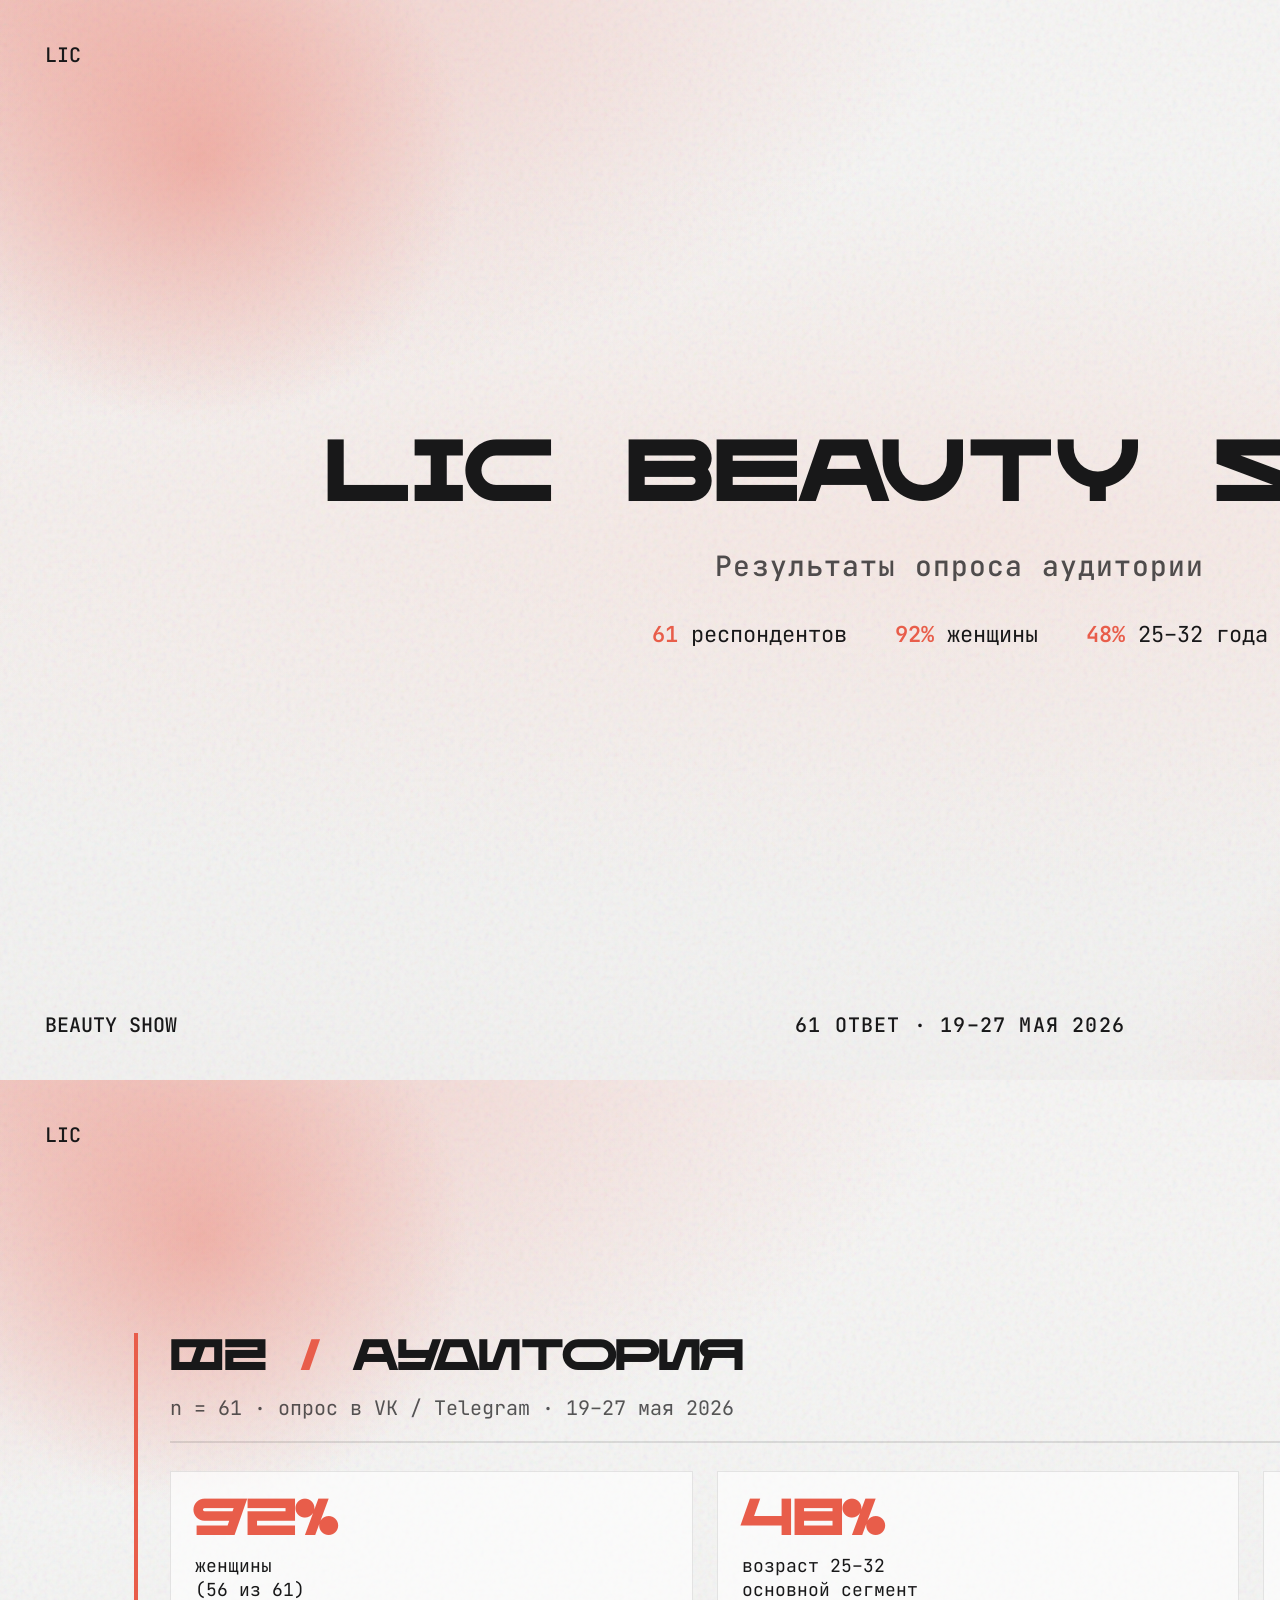
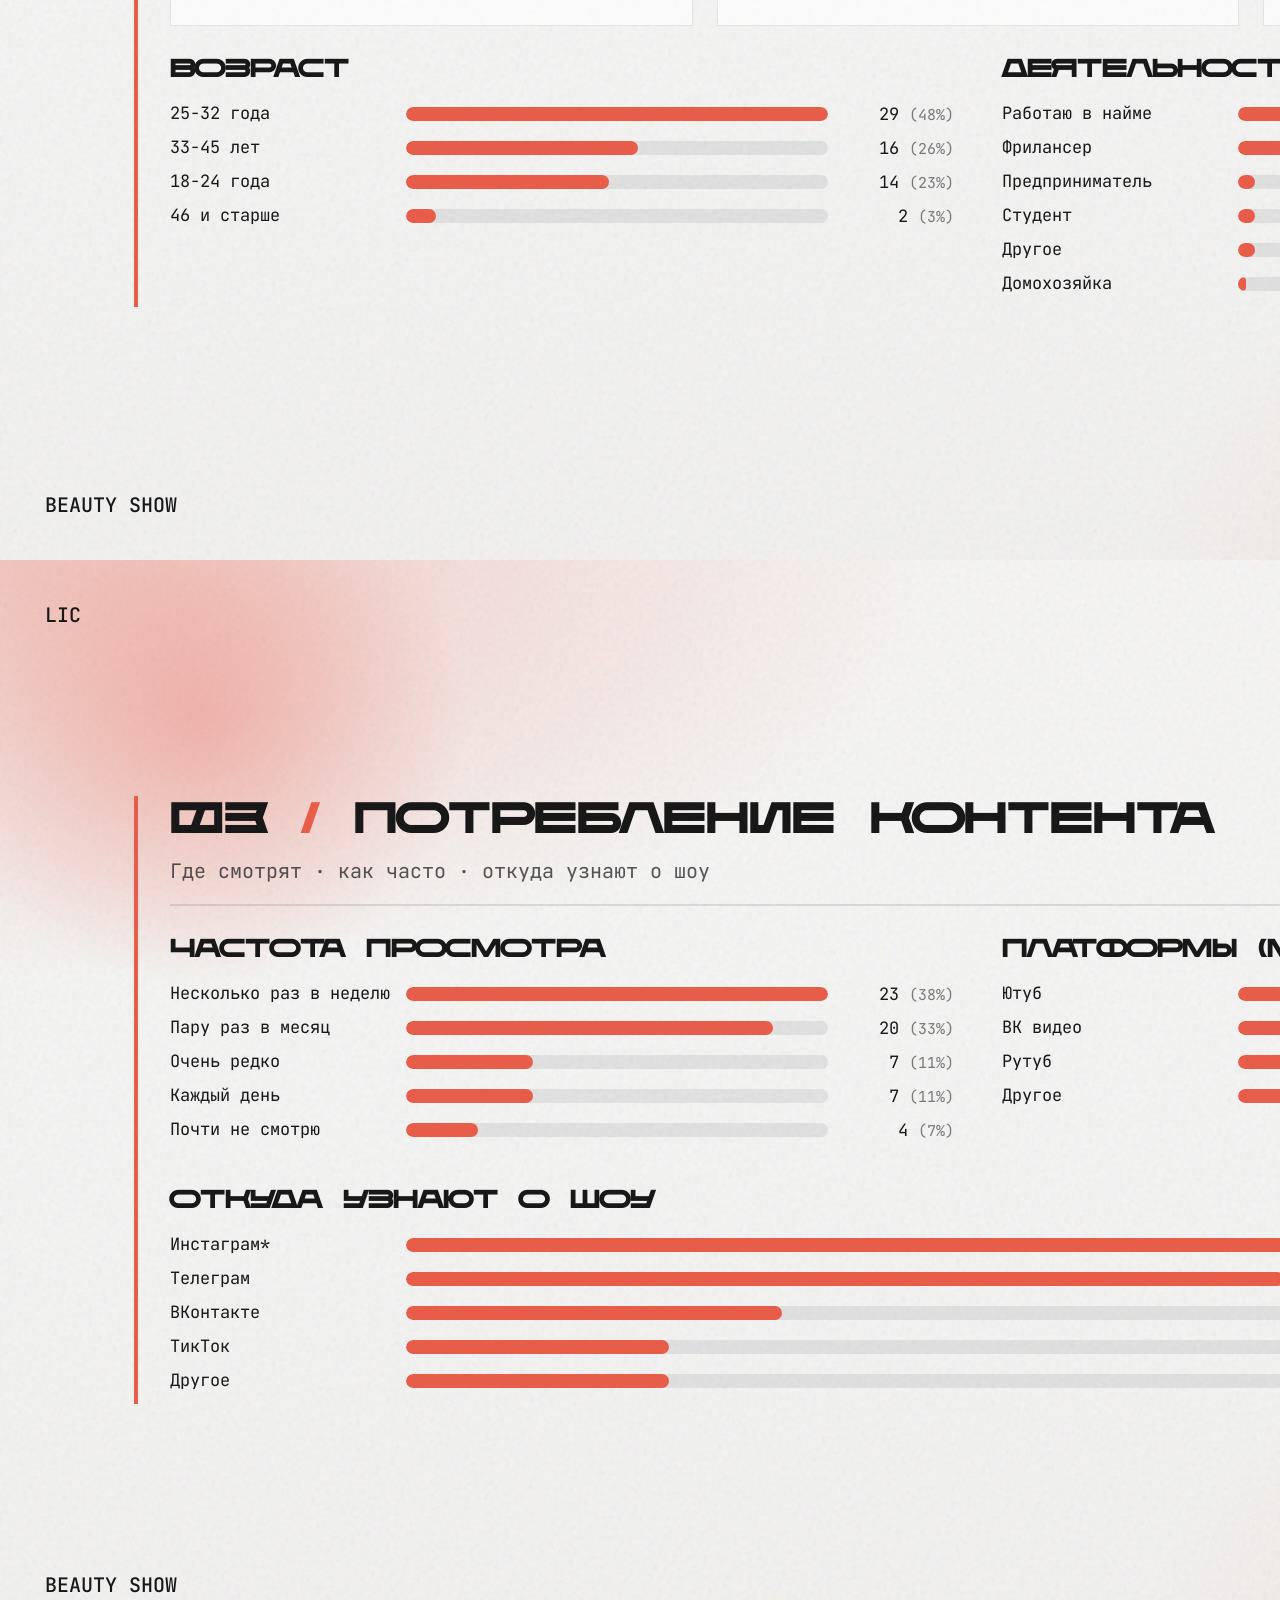
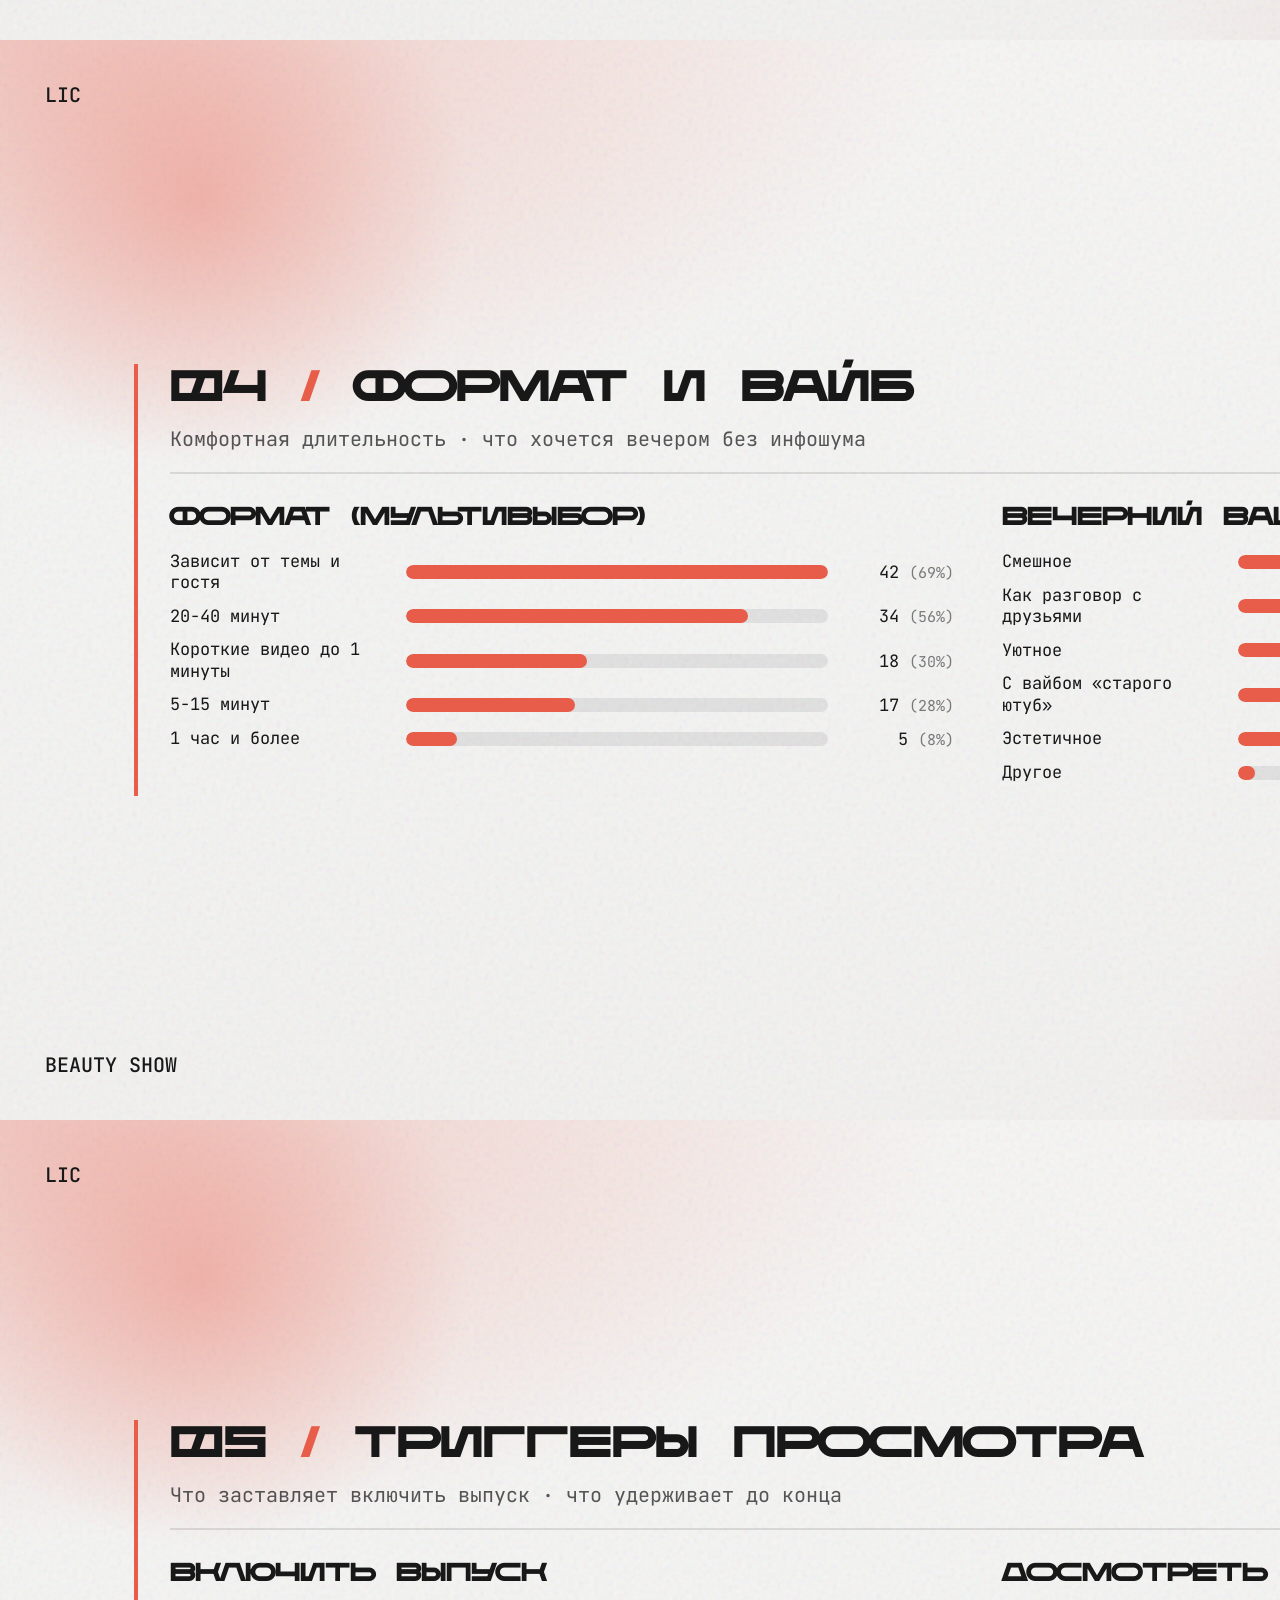
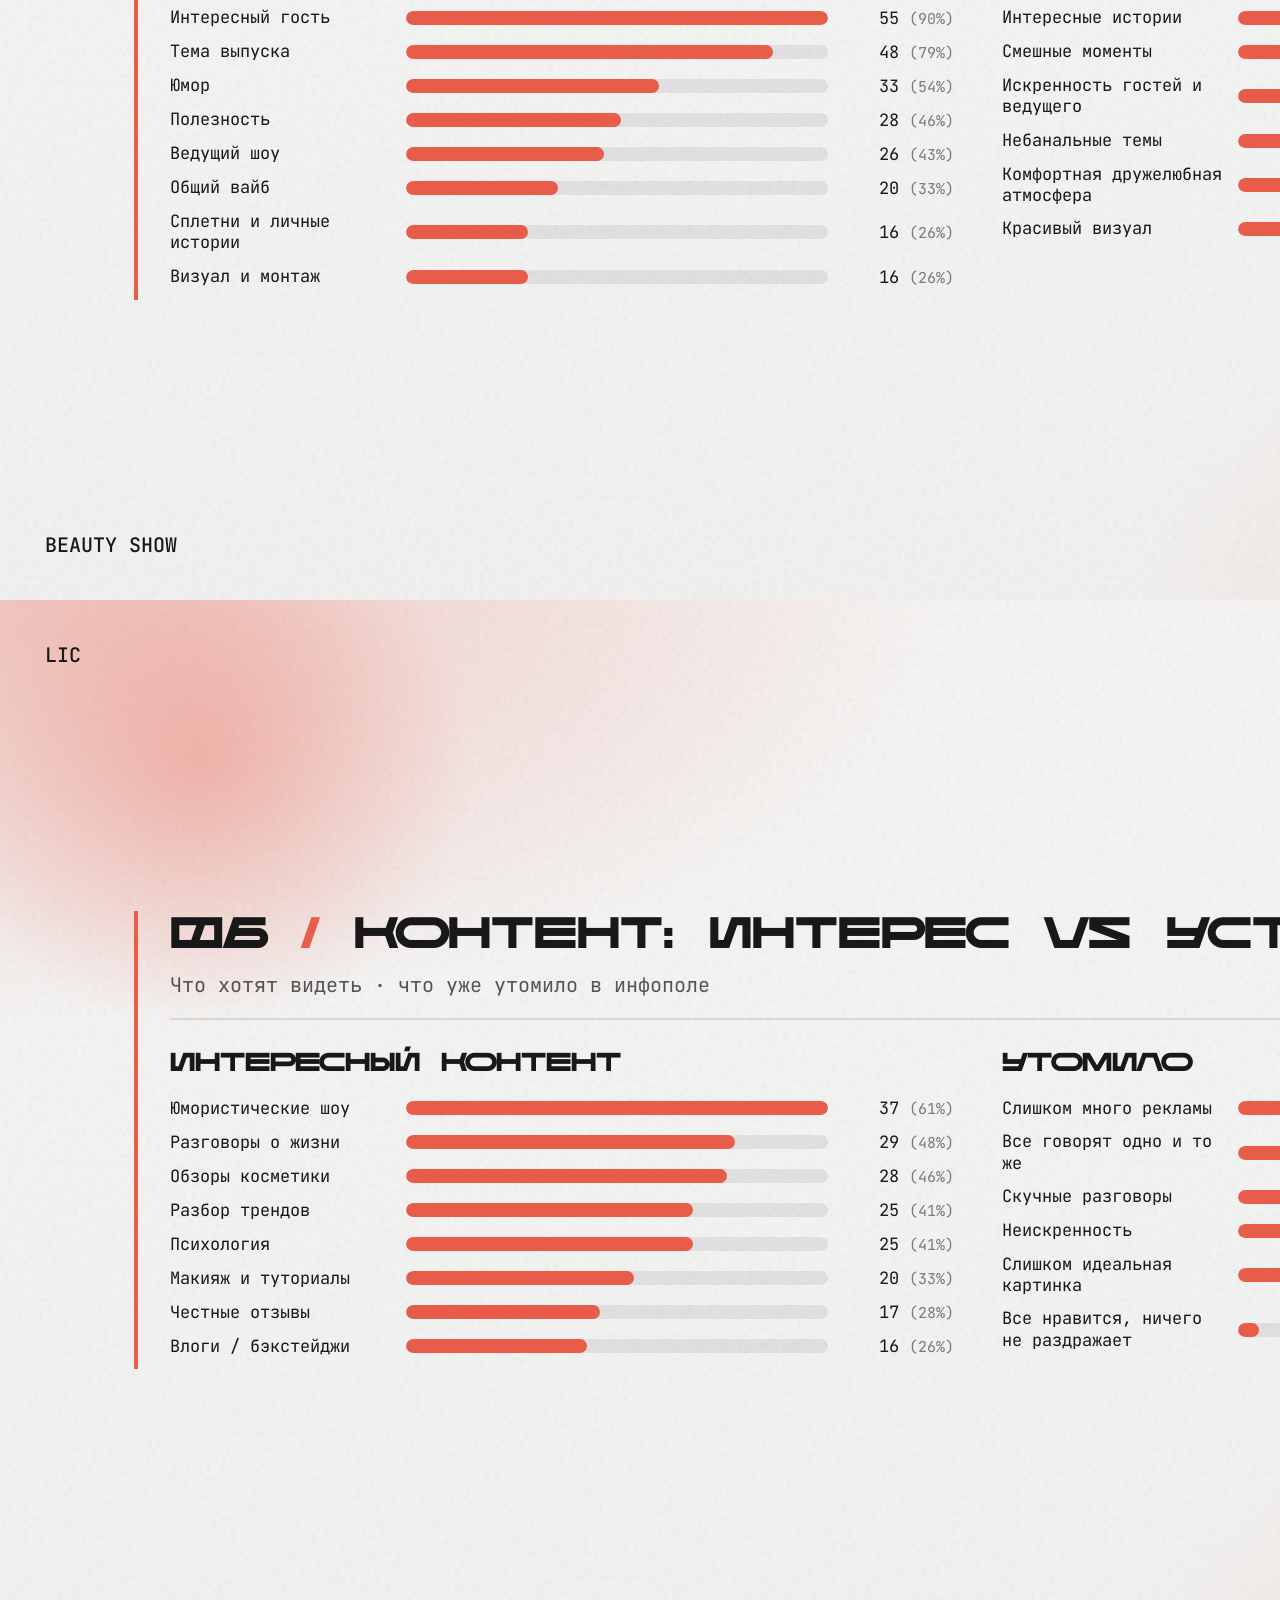
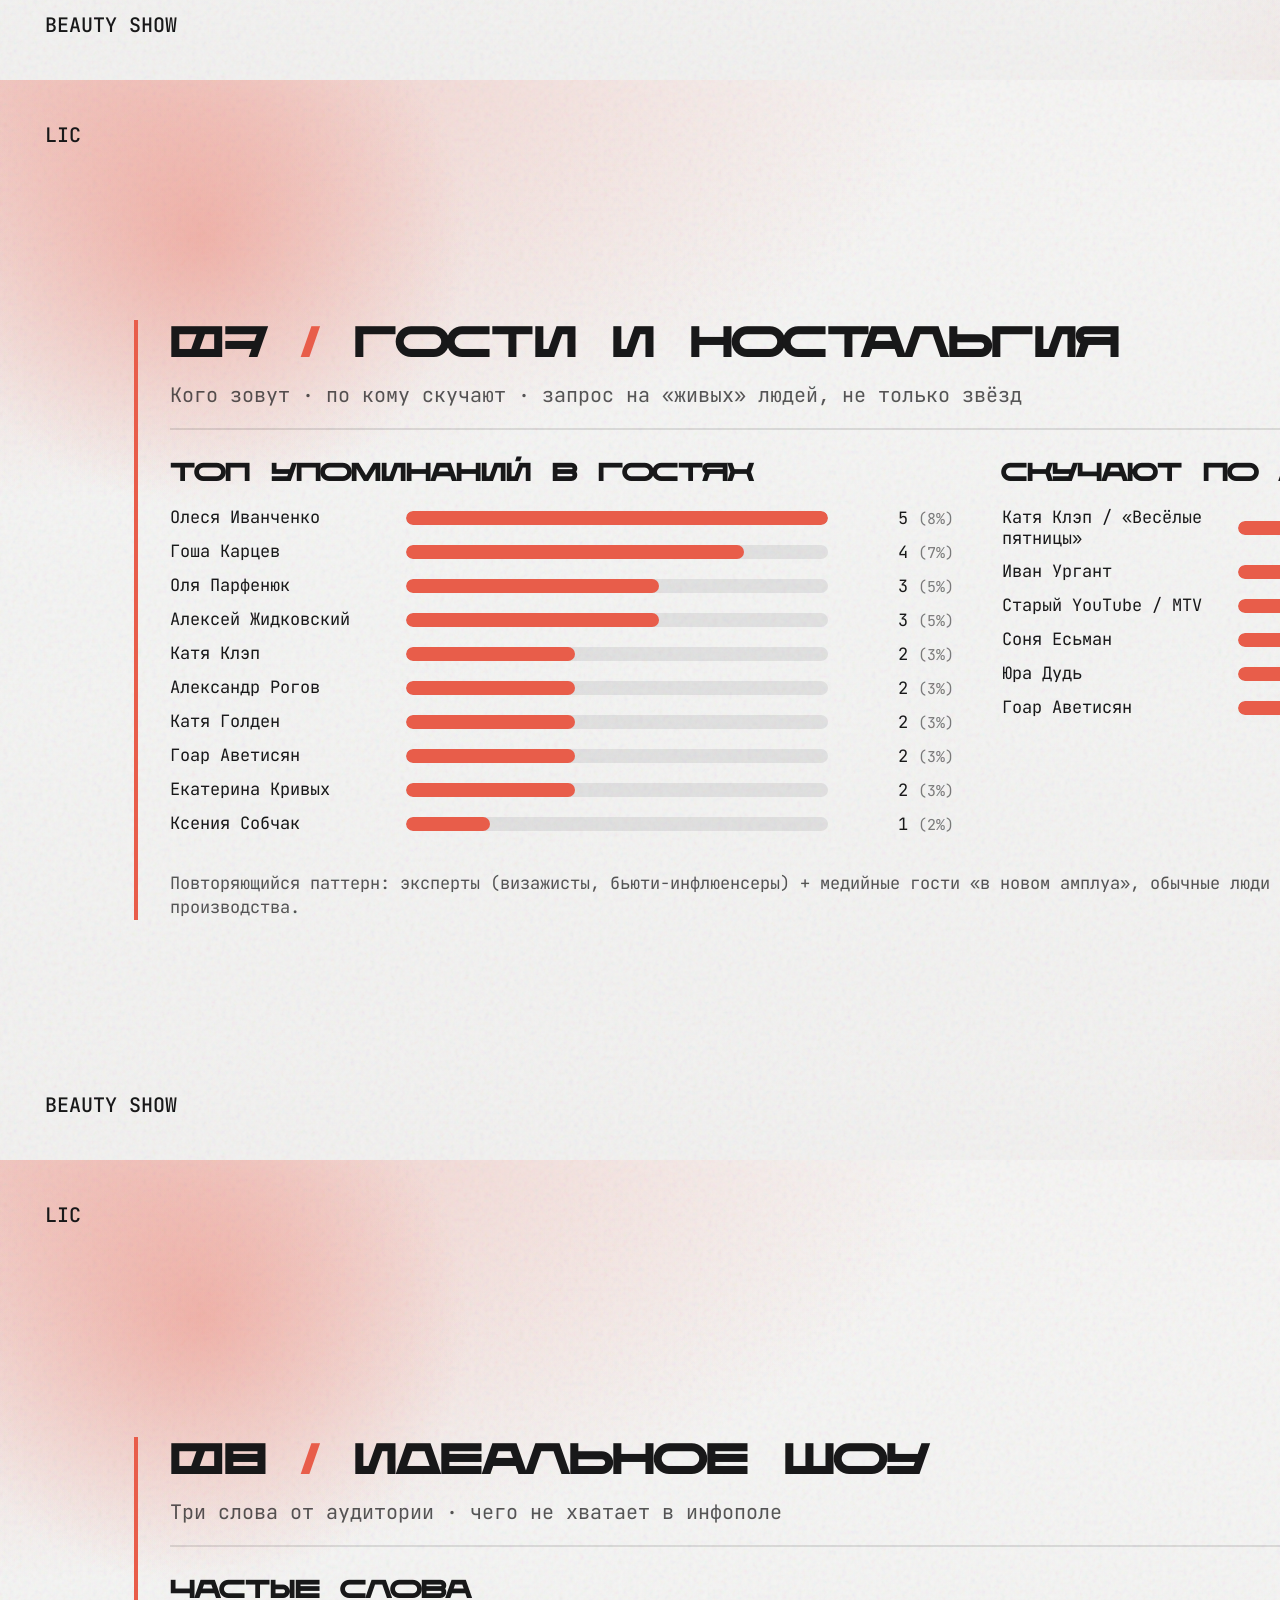
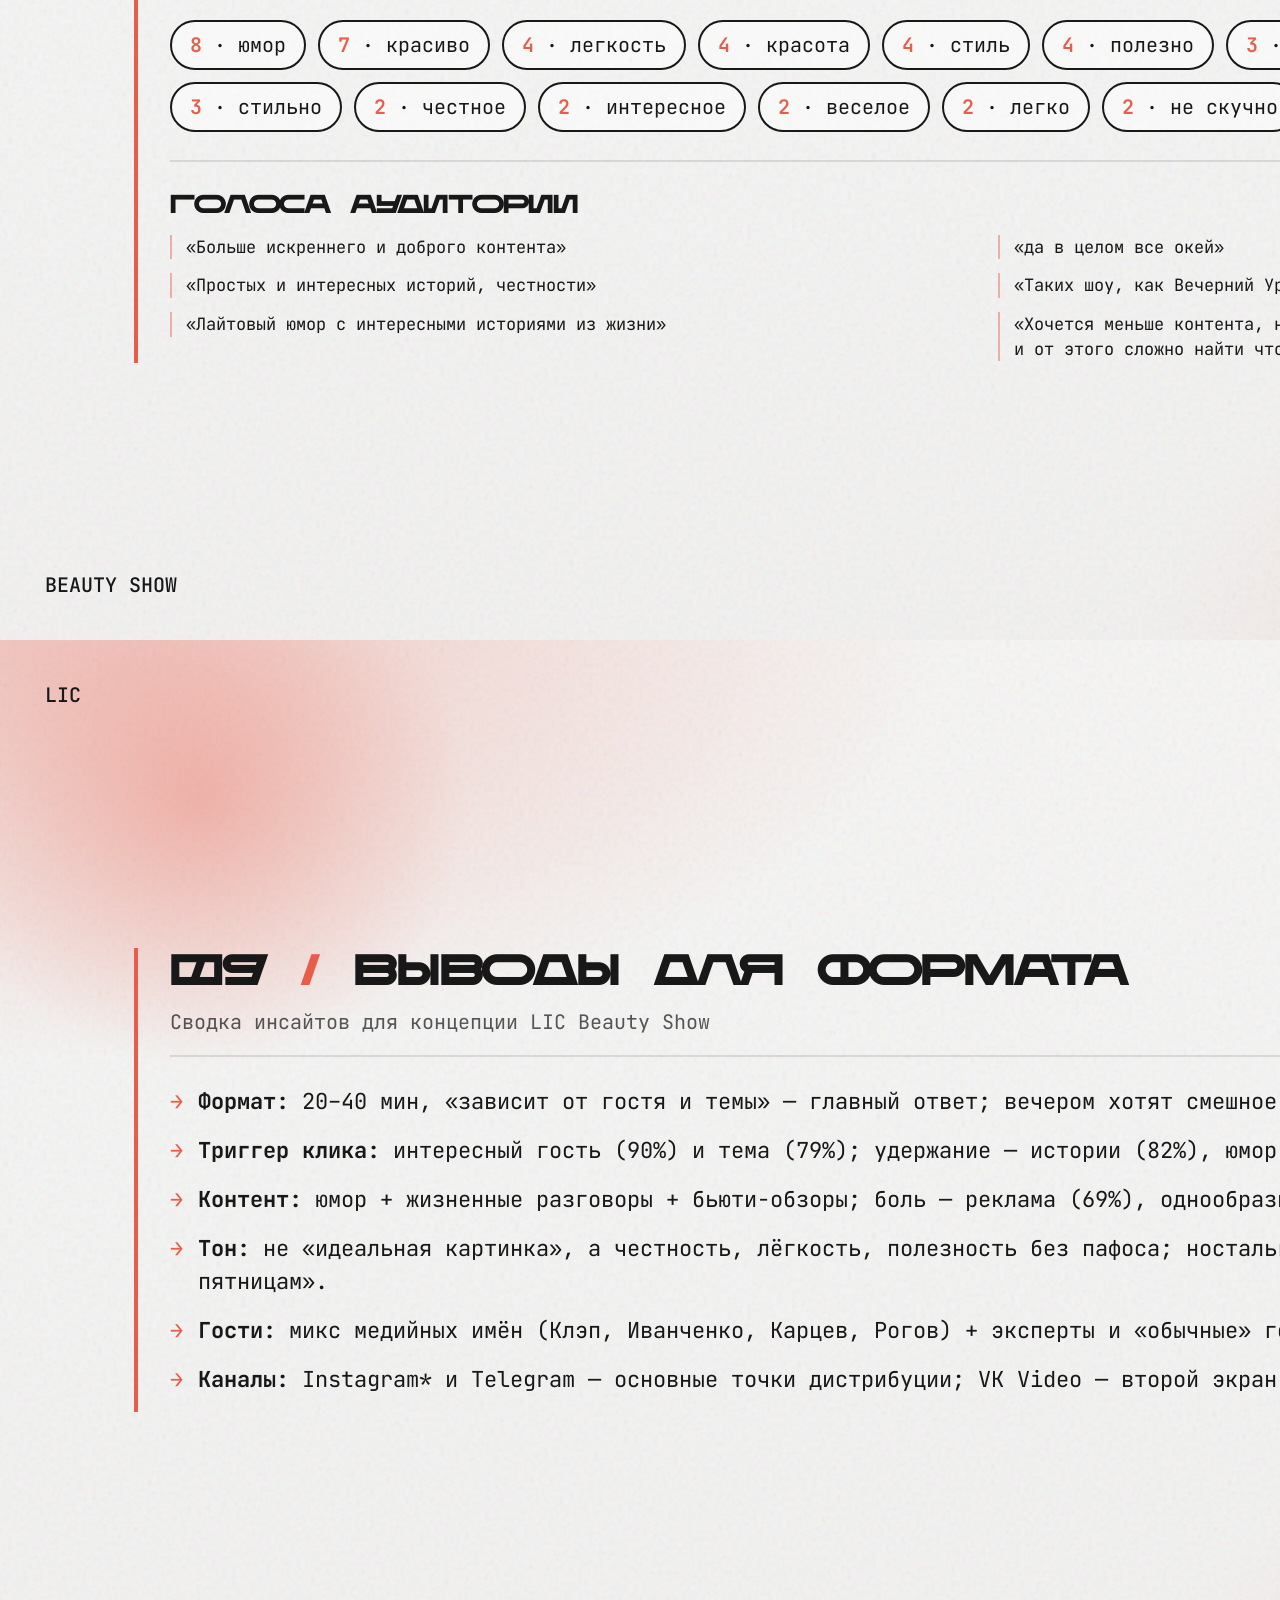
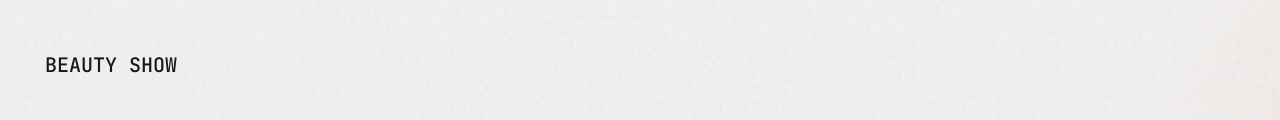
<file: lic-beauty-survey/index.html>
<!DOCTYPE html>
<html lang="ru">
<head>
  <meta charset="UTF-8"/>
  <title>LIC — Опрос бьюти-шоу · 61 ответ</title>
  <link rel="preconnect" href="https://fonts.googleapis.com"/>
  <link rel="preconnect" href="https://fonts.gstatic.com" crossorigin/>
  <link href="https://fonts.googleapis.com/css2?family=JetBrains+Mono:wght@400;500;600;700&display=swap" rel="stylesheet"/>
  <style>
@font-face {
      font-family: "Polonium";
      src: url("_assets/fonts/Polonium.otf") format("opentype");
      font-weight: 400;
      font-style: normal;
    }
    @font-face {
      font-family: "Polonium";
      src: url("_assets/fonts/Polonium-Bold.otf") format("opentype");
      font-weight: 700;
      font-style: normal;
    }

    :root {
      --bg: #f4f4f3;
      --ink: #181819;
      --red: #e85d4a;
      --W: 1920px;
      --H: 1080px;
      --mx: 134px;
      --mono: "JetBrains Mono", ui-monospace, monospace;
      --display: "Polonium", system-ui, sans-serif;
    }

    * { box-sizing: border-box; margin: 0; padding: 0; }

    html, body {
      background: #0e0e0e;
      -webkit-font-smoothing: antialiased;
    }

    .deck { width: var(--W); margin: 0 auto; }

    .slide {
      width: var(--W);
      height: var(--H);
      position: relative;
      overflow: hidden;
      background: var(--bg);
      color: var(--ink);
      page-break-after: always;
      break-after: page;
    }

    /* Углы — JetBrains Mono 20px, inset 45px (как в Figma / PDF экспорте) */
    .chrome {
      position: absolute;
      z-index: 10;
      font-family: var(--mono);
      font-weight: 500;
      font-size: 20px;
      letter-spacing: 0;
      text-transform: uppercase;
      line-height: 1;
      color: var(--ink);
      white-space: nowrap;
    }
    .chrome-tl { left: 45px; top: 45px; }
    .chrome-tr { right: 45px; top: 45px; }
    .chrome-bl { left: 45px; bottom: 45px; }
    .chrome-br { right: 45px; bottom: 45px; }
    .chrome-bc {
      left: 50%;
      bottom: 45px;
      transform: translateX(-50%);
      font-size: 20px;
      letter-spacing: 0.06em;
    }

    /* фон кейсов — градиент + grain как в Figma */
    .slide-case {
      background-color: #f4f4f3;
      background-image:
        radial-gradient(ellipse 95% 75% at 0% 0%, rgba(232, 93, 74, 0.38) 0%, transparent 52%),
        radial-gradient(ellipse 85% 70% at 100% 100%, rgba(232, 93, 74, 0.28) 0%, transparent 48%),
        linear-gradient(180deg, #f6f5f4 0%, #f4f4f3 45%, #f2f1f0 100%);
    }
    .slide-case--pink {
      background-color: #efeae8;
      background-image:
        radial-gradient(ellipse 110% 85% at -5% -15%, rgba(232, 93, 74, 0.52) 0%, transparent 50%),
        radial-gradient(ellipse 95% 75% at 105% 105%, rgba(232, 93, 74, 0.42) 0%, transparent 46%),
        linear-gradient(165deg, #f8f4f2 0%, #f4f4f3 42%, #ebe6e4 100%);
    }
    .slide-cover {
      background-color: #f4f4f3;
      background-image:
        radial-gradient(ellipse 130% 55% at 50% 50%, rgba(248, 214, 206, 0.42) 0%, transparent 62%),
        radial-gradient(ellipse 95% 75% at 0% 0%, rgba(232, 93, 74, 0.34) 0%, transparent 52%),
        radial-gradient(ellipse 85% 70% at 100% 100%, rgba(232, 93, 74, 0.26) 0%, transparent 48%),
        linear-gradient(180deg, #f6f5f4 0%, #f4f4f3 50%, #f2f1f0 100%);
    }
    .slide-cover::before,
    .slide-contacts::before,
    .slide-case::before,
    .slide-brief::before,
    .slide-team::before {
      content: "";
      position: absolute;
      inset: 0;
      z-index: 0;
      opacity: 0.22;
      pointer-events: none;
      background-image: url("data:image/svg+xml,%3Csvg viewBox='0 0 256 256' xmlns='http://www.w3.org/2000/svg'%3E%3Cfilter id='n'%3E%3CfeTurbulence type='fractalNoise' baseFrequency='0.85' numOctaves='4' stitchTiles='stitch'/%3E%3C/filter%3E%3Crect width='100%25' height='100%25' filter='url(%23n)' opacity='0.5'/%3E%3C/svg%3E");
    }
    .slide-brief,
    .slide-team {
      background-color: #f4f4f3;
      background-image:
        radial-gradient(ellipse 95% 75% at 0% 0%, rgba(232, 93, 74, 0.3) 0%, transparent 52%),
        radial-gradient(ellipse 85% 70% at 100% 100%, rgba(232, 93, 74, 0.22) 0%, transparent 48%),
        linear-gradient(180deg, #f6f5f4 0%, #f4f4f3 50%, #f2f1f0 100%);
      display: flex;
      align-items: center;
      justify-content: flex-start;
      padding: 88px var(--mx);
      box-sizing: border-box;
    }
    .glow-tl {
      position: absolute;
      top: -120px;
      left: -80px;
      width: 560px;
      height: 560px;
      background: radial-gradient(circle, rgba(232, 93, 74, 0.32) 0%, transparent 68%);
      pointer-events: none;
      z-index: 0;
    }
    .glow-br {
      position: absolute;
      bottom: -140px;
      right: -100px;
      width: 620px;
      height: 620px;
      background: radial-gradient(circle, rgba(232, 93, 74, 0.26) 0%, transparent 70%);
      pointer-events: none;
      z-index: 0;
    }

    /* cover — Polonium + лавры; полоса в фоне слайда, без отдельного PNG */
    .slide-cover .cover-center {
      position: absolute;
      left: 50%;
      top: 50%;
      transform: translate(-50%, -50%);
      width: 1440px;
      z-index: 2;
      text-align: center;
    }
    .slide-cover .cover-title {
      margin: 0;
      font-family: var(--display);
      font-weight: 700;
      font-size: 110px;
      line-height: 1;
      letter-spacing: 0.015em;
      color: var(--ink);
      display: inline-block;
      position: relative;
    }
    .slide-cover .cover-dot {
      position: absolute;
      top: 0.1em;
      right: -0.42em;
      width: 15px;
      height: 15px;
      border-radius: 50%;
      background: var(--red);
    }
    .slide-cover .cover-laurels {
      display: block;
      width: 100%;
      max-width: 1320px;
      height: auto;
      margin: 34px auto 0;
      mix-blend-mode: multiply;
    }

    /* contacts — та же система, что кейсы/обложка (не PDF-растр) */
    .slide-contacts {
      background-color: #f4f4f3;
      background-image:
        radial-gradient(ellipse 95% 75% at 0% 0%, rgba(232, 93, 74, 0.38) 0%, transparent 52%),
        radial-gradient(ellipse 85% 70% at 100% 100%, rgba(232, 93, 74, 0.28) 0%, transparent 48%),
        linear-gradient(180deg, #f6f5f4 0%, #f4f4f3 45%, #f2f1f0 100%);
    }
    .contacts-h1 {
      position: absolute;
      left: 188px;
      top: 215px;
      font-family: var(--display);
      font-weight: 700;
      font-size: 88px;
      line-height: 1.05;
      letter-spacing: -0.01em;
      text-transform: uppercase;
      color: var(--ink);
      z-index: 2;
    }
    .contacts-rule {
      position: absolute;
      left: 188px;
      width: 1543px;
      height: 2px;
      background: var(--ink);
      z-index: 2;
    }
    .contacts-rule.l0 { top: 374px; }
    .contacts-rule.l1 { top: 474px; }
    .contacts-rule.l2 { top: 574px; }
    .contacts-rule.l3 { top: 674px; }
    .contacts-rule.l4 { top: 774px; }
    .contacts-row {
      position: absolute;
      left: 188px;
      width: 1543px;
      height: 54px;
      display: flex;
      align-items: center;
      justify-content: space-between;
      font-family: var(--mono);
      font-size: 46px;
      font-weight: 400;
      line-height: 1;
      color: var(--ink);
      z-index: 2;
      text-decoration: none;
    }
    .contacts-row span,
    .contacts-row a {
      color: inherit;
      text-decoration: none;
    }
    .contacts-row.r1 { top: 398px; }
    .contacts-row.r2 { top: 497px; }
    .contacts-row.r3 { top: 596px; }
    .contacts-row.r4 { top: 695px; }
    .contacts-row .mark {
      font-weight: 400;
      letter-spacing: 0;
    }
    .contacts-tg {
      position: absolute;
      left: 188px;
      top: 805px;
      width: 52px;
      height: 52px;
      z-index: 2;
      mix-blend-mode: multiply;
    }

    /* case — координаты из PDF / Figma */
    .media {
      position: absolute;
      left: 134px;
      top: 186px;
      width: 1006px;
      z-index: 2;
    }
    .hero {
      width: 1006px;
      height: 395px;
      overflow: hidden;
      background: #2a2a2c center/cover no-repeat;
    }
    .thumbs { margin-top: 32px; display: flex; gap: 32px; }
    .thumb {
      width: 487px;
      height: 281px;
      overflow: hidden;
      position: relative;
      background: #2a2a2c center/cover no-repeat;
      text-decoration: none;
      color: inherit;
      display: block;
    }
    .thumb .cap {
      position: absolute;
      left: 16px;
      bottom: 14px;
      font-family: var(--mono);
      font-size: 18px;
      font-weight: 500;
      color: #fff;
      text-shadow: 0 1px 8px rgba(0, 0, 0, 0.65);
      z-index: 2;
    }
    .thumb .play {
      position: absolute;
      right: 14px;
      bottom: 14px;
      width: 44px;
      height: 44px;
      border-radius: 50%;
      background: rgba(255, 255, 255, 0.92);
      z-index: 2;
    }
    .thumb .play::after {
      content: "";
      position: absolute;
      left: 17px;
      top: 13px;
      border: 9px solid transparent;
      border-left: 14px solid var(--ink);
    }

    /* правая колонка: низ блока = низ сетки media (186+395+32+281 = 894 → bottom 186px) */
    .copy {
      position: absolute;
      left: 1206px;
      right: 134px;
      top: auto;
      bottom: 186px;
      width: auto;
      max-width: 610px;
      z-index: 2;
    }
    .copy--vk { left: 1198px; }
    .platform-logos {
      display: flex;
      align-items: center;
      gap: 14px;
      margin-bottom: 18px;
      min-height: 25px;
    }
    .platform-logos img {
      height: 25px;
      width: auto;
      display: block;
    }
    .copy h2 {
      font-family: var(--display);
      font-weight: 700;
      font-size: 36px;
      line-height: 1.12;
      letter-spacing: 0;
      margin-bottom: 22px;
      text-transform: uppercase;
    }
    .copy h2 .slash { color: var(--red); }
    .copy h2.title-line1 { margin-bottom: 6px; }
    .copy h2.title-line2 { margin-top: 0; }
    .copy .body {
      font-family: var(--mono);
      font-size: 26px;
      font-weight: 400;
      line-height: 1.36;
      margin-bottom: 28px;
    }
    .copy .body.size-24 { font-size: 24px; line-height: 1.34; }
    .copy .body .reach { display: block; margin-top: 18px; }
    .btn {
      display: inline-flex;
      align-items: center;
      justify-content: center;
      min-height: 56px;
      padding: 0 32px;
      border: 2px solid var(--ink);
      border-radius: 999px;
      font-family: var(--mono);
      font-size: 30px;
      font-weight: 500;
      letter-spacing: 0;
      text-decoration: none;
      color: var(--ink);
      background: rgba(255, 255, 255, 0.35);
    }
    .btn-row {
      display: flex;
      gap: 20px;
      flex-wrap: wrap;
    }
    .btn-row .btn { min-width: 200px; justify-content: center; }
    /* 3 кнопки в одну строку (Love Generation) */
    .btn-row--three {
      flex-wrap: nowrap;
      gap: 14px;
      width: 100%;
    }
    .btn-row--three .btn {
      flex: 1 1 0;
      min-width: 0;
      padding: 0 14px;
      font-size: 26px;
      min-height: 54px;
      white-space: nowrap;
    }

    /* brief — блок по центру слайда, не прилипает к верху */
    .brief {
      position: relative;
      width: 100%;
      max-width: 1652px;
      z-index: 2;
      padding-left: 32px;
      border-left: 4px solid var(--red);
    }
    .brief h2 {
      font-family: var(--display);
      font-weight: 700;
      font-size: 44px;
      line-height: 1.1;
      margin-bottom: 22px;
      text-transform: uppercase;
      letter-spacing: 0.01em;
    }
    .brief h2 .slash { color: var(--red); }
    .brief .meta {
      font-family: var(--mono);
      font-size: 20px;
      line-height: 1.55;
      margin-bottom: 0;
      padding-bottom: 24px;
      color: rgba(24, 24, 25, 0.78);
    }
    .brief .meta a {
      color: var(--ink);
      text-decoration: underline;
      text-underline-offset: 3px;
    }
    .brief .brief-rule {
      width: 100%;
      height: 2px;
      background: rgba(24, 24, 25, 0.12);
      margin-bottom: 28px;
    }
    .brief .text {
      font-family: var(--mono);
      font-size: 22px;
      line-height: 1.52;
      column-count: 2;
      column-gap: 56px;
      color: var(--ink);
    }
    .brief .text p { margin-bottom: 18px; break-inside: avoid; }
    .brief .text ul {
      margin: 0 0 18px 1.15em;
      padding: 0;
      list-style: disc;
      break-inside: avoid;
    }
    .brief .text li { margin-bottom: 8px; }

    /* team — та же вертикальная логика, что brief */
    .team-wrap {
      position: relative;
      width: 100%;
      max-width: 1652px;
      z-index: 2;
      padding-left: 32px;
      border-left: 4px solid var(--red);
    }
    .team-wrap h2 {
      font-family: var(--display);
      font-weight: 700;
      font-size: 44px;
      line-height: 1.1;
      margin-bottom: 12px;
      text-transform: uppercase;
    }
    .team-wrap h2 .slash { color: var(--red); }
    .team-wrap .loc {
      font-family: var(--mono);
      font-size: 20px;
      color: rgba(24, 24, 25, 0.72);
      margin-bottom: 28px;
    }
    table.crew {
      width: 100%;
      border-collapse: collapse;
      font-family: var(--mono);
      font-size: 18px;
      line-height: 1.4;
    }
    table.crew thead th {
      font-family: var(--mono);
      text-align: left;
      padding: 16px 18px;
      background: var(--ink);
      color: #fff;
      font-weight: 600;
      font-size: 17px;
    }
    table.crew tbody td {
      padding: 12px 18px;
      border-bottom: 1px solid rgba(24, 24, 25, 0.14);
      background: rgba(255, 255, 255, 0.55);
      vertical-align: top;
    }
    table.crew tbody tr:nth-child(even) td {
      background: rgba(255, 255, 255, 0.78);
    }

    @page { size: 1920px 1080px; margin: 0; }
    @media print {
      html, body { background: #fff; }
      .deck { margin: 0; }
    }


    .slide-survey {
      background-color: #f4f4f3;
      background-image:
        radial-gradient(ellipse 95% 75% at 0% 0%, rgba(232, 93, 74, 0.3) 0%, transparent 52%),
        radial-gradient(ellipse 85% 70% at 100% 100%, rgba(232, 93, 74, 0.22) 0%, transparent 48%),
        linear-gradient(180deg, #f6f5f4 0%, #f4f4f3 50%, #f2f1f0 100%);
      display: flex;
      align-items: center;
      padding: 72px var(--mx);
      box-sizing: border-box;
    }
    .slide-survey::before {
      content: "";
      position: absolute;
      inset: 0;
      z-index: 0;
      opacity: 0.22;
      pointer-events: none;
      background-image: url("data:image/svg+xml,%3Csvg viewBox='0 0 256 256' xmlns='http://www.w3.org/2000/svg'%3E%3Cfilter id='n'%3E%3CfeTurbulence type='fractalNoise' baseFrequency='0.85' numOctaves='4' stitchTiles='stitch'/%3E%3C/filter%3E%3Crect width='100%25' height='100%25' filter='url(%23n)' opacity='0.5'/%3E%3C/svg%3E");
    }
    .survey-wrap {
      position: relative;
      z-index: 2;
      width: 100%;
      max-width: 1652px;
      padding-left: 32px;
      border-left: 4px solid var(--red);
    }
    .survey-wrap h2 {
      font-family: var(--display);
      font-weight: 700;
      font-size: 44px;
      line-height: 1.08;
      margin-bottom: 14px;
      text-transform: uppercase;
    }
    .survey-wrap h2 .slash { color: var(--red); }
    .survey-meta {
      font-family: var(--mono);
      font-size: 20px;
      color: rgba(24, 24, 25, 0.72);
      margin-bottom: 20px;
    }
    .survey-rule {
      width: 100%;
      height: 2px;
      background: rgba(24, 24, 25, 0.12);
      margin-bottom: 28px;
    }
    .survey-cols {
      display: grid;
      grid-template-columns: 1fr 1fr;
      gap: 48px;
    }
    .survey-col h3 {
      font-family: var(--display);
      font-size: 26px;
      font-weight: 700;
      margin-bottom: 18px;
      text-transform: uppercase;
    }
    .bar-row {
      display: grid;
      grid-template-columns: 220px 1fr 110px;
      gap: 16px;
      align-items: center;
      margin-bottom: 12px;
      font-family: var(--mono);
      font-size: 17px;
    }
    .bar-row.compact {
      grid-template-columns: 200px 1fr 100px;
      font-size: 16px;
      margin-bottom: 10px;
    }
    .bar-label { line-height: 1.25; }
    .bar-track {
      height: 14px;
      background: rgba(24, 24, 25, 0.08);
      border-radius: 999px;
      overflow: hidden;
    }
    .bar-fill {
      height: 100%;
      background: var(--red);
      border-radius: 999px;
      min-width: 4px;
    }
    .bar-val { text-align: right; white-space: nowrap; }
    .bar-val em { font-style: normal; color: rgba(24, 24, 25, 0.55); font-size: 15px; }
    .stat-grid {
      display: grid;
      grid-template-columns: repeat(3, 1fr);
      gap: 24px;
      margin-bottom: 8px;
    }
    .stat-card {
      background: rgba(255, 255, 255, 0.65);
      border: 1px solid rgba(24, 24, 25, 0.1);
      padding: 22px 24px;
      font-family: var(--mono);
    }
    .stat-card .num {
      font-family: var(--display);
      font-size: 52px;
      font-weight: 700;
      color: var(--red);
      line-height: 1;
      margin-bottom: 8px;
    }
    .stat-card .lbl { font-size: 18px; line-height: 1.35; }
    .tag-cloud {
      display: flex;
      flex-wrap: wrap;
      gap: 12px;
      margin-top: 8px;
    }
    .tag {
      font-family: var(--mono);
      font-size: 20px;
      padding: 10px 18px;
      border: 2px solid var(--ink);
      border-radius: 999px;
      background: rgba(255, 255, 255, 0.45);
    }
    .tag strong { color: var(--red); font-weight: 600; }
    .quote-list {
      font-family: var(--mono);
      font-size: 17px;
      line-height: 1.45;
      column-count: 2;
      column-gap: 40px;
    }
    .quote-list p {
      margin-bottom: 14px;
      break-inside: avoid;
      padding-left: 14px;
      border-left: 2px solid rgba(232, 93, 74, 0.45);
    }
    .insights-list {
      font-family: var(--mono);
      font-size: 22px;
      line-height: 1.5;
      list-style: none;
    }
    .insights-list li {
      margin-bottom: 16px;
      padding-left: 28px;
      position: relative;
    }
    .insights-list li::before {
      content: "→";
      position: absolute;
      left: 0;
      color: var(--red);
      font-weight: 700;
    }
    .slide-cover .cover-sub {
      display: block;
      margin-top: 28px;
      font-family: var(--mono);
      font-size: 28px;
      font-weight: 500;
      letter-spacing: 0.04em;
      color: rgba(24, 24, 25, 0.75);
    }
    .slide-cover .cover-stats {
      display: flex;
      justify-content: center;
      gap: 48px;
      margin-top: 36px;
      font-family: var(--mono);
      font-size: 22px;
    }
    .slide-cover .cover-stats span em {
      font-style: normal;
      color: var(--red);
      font-weight: 600;
    }
    
  </style>
</head>
<body>
<div class="deck">

<section class="slide slide-cover">
  <div class="glow-tl"></div>
  <div class="glow-br"></div>

  <span class="chrome chrome-tl">LIC</span>
  <span class="chrome chrome-tr">2026</span>
  <span class="chrome chrome-bl">BEAUTY SHOW</span>
  <span class="chrome chrome-br">survey 01</span>
  <span class="chrome chrome-bc">61 ОТВЕТ · 19–27 МАЯ 2026</span>
  <div class="cover-center">
    <h1 class="cover-title" style="font-size:88px">LIC BEAUTY SHOW<span class="cover-dot" aria-hidden="true"></span></h1>
    <span class="cover-sub">Результаты опроса аудитории</span>
    <div class="cover-stats">
      <span><em>61</em> респондентов</span>
      <span><em>92%</em> женщины</span>
      <span><em>48%</em> 25–32 года</span>
    </div>
  </div>
</section>

<section class="slide slide-survey">

  <span class="chrome chrome-tl">LIC</span>
  <span class="chrome chrome-tr">2026</span>
  <span class="chrome chrome-bl">BEAUTY SHOW</span>
  <span class="chrome chrome-br">data 02</span>
  <div class="glow-tl"></div>
  <div class="glow-br"></div>
  <div class="survey-wrap">
    <h2>02 <span class="slash">/</span> Аудитория</h2>
    <p class="survey-meta">n = 61 · опрос в VK / Telegram · 19–27 мая 2026</p>
    <div class="survey-rule" aria-hidden="true"></div>
    
<div class="stat-grid">
  <div class="stat-card"><div class="num">92%</div><div class="lbl">женщины<br/>(56 из 61)</div></div>
  <div class="stat-card"><div class="num">48%</div><div class="lbl">возраст 25–32<br/>основной сегмент</div></div>
  <div class="stat-card"><div class="num">77%</div><div class="lbl">работают в найме<br/>+ 12% фриланс</div></div>
</div>
<div class="survey-cols" style="margin-top:28px">
  <div class="survey-col"><h3>Возраст</h3><div class="bar-row"><span class="bar-label">25-32 года</span><div class="bar-track"><div class="bar-fill" style="width:100%"></div></div><span class="bar-val">29 <em>(48%)</em></span></div>
<div class="bar-row"><span class="bar-label">33-45 лет</span><div class="bar-track"><div class="bar-fill" style="width:55%"></div></div><span class="bar-val">16 <em>(26%)</em></span></div>
<div class="bar-row"><span class="bar-label">18-24 года</span><div class="bar-track"><div class="bar-fill" style="width:48%"></div></div><span class="bar-val">14 <em>(23%)</em></span></div>
<div class="bar-row"><span class="bar-label">46 и старше</span><div class="bar-track"><div class="bar-fill" style="width:7%"></div></div><span class="bar-val">2 <em>(3%)</em></span></div></div>
  <div class="survey-col"><h3>Деятельность</h3><div class="bar-row"><span class="bar-label">Работаю в найме</span><div class="bar-track"><div class="bar-fill" style="width:100%"></div></div><span class="bar-val">46 <em>(75%)</em></span></div>
<div class="bar-row"><span class="bar-label">Фрилансер</span><div class="bar-track"><div class="bar-fill" style="width:15%"></div></div><span class="bar-val">7 <em>(11%)</em></span></div>
<div class="bar-row"><span class="bar-label">Предприниматель</span><div class="bar-track"><div class="bar-fill" style="width:4%"></div></div><span class="bar-val">2 <em>(3%)</em></span></div>
<div class="bar-row"><span class="bar-label">Студент</span><div class="bar-track"><div class="bar-fill" style="width:4%"></div></div><span class="bar-val">2 <em>(3%)</em></span></div>
<div class="bar-row"><span class="bar-label">Другое</span><div class="bar-track"><div class="bar-fill" style="width:4%"></div></div><span class="bar-val">2 <em>(3%)</em></span></div>
<div class="bar-row"><span class="bar-label">Домохозяйка</span><div class="bar-track"><div class="bar-fill" style="width:2%"></div></div><span class="bar-val">1 <em>(2%)</em></span></div></div>
</div>
  </div>
</section>

<section class="slide slide-survey">

  <span class="chrome chrome-tl">LIC</span>
  <span class="chrome chrome-tr">2026</span>
  <span class="chrome chrome-bl">BEAUTY SHOW</span>
  <span class="chrome chrome-br">data 03</span>
  <div class="glow-tl"></div>
  <div class="glow-br"></div>
  <div class="survey-wrap">
    <h2>03 <span class="slash">/</span> Потребление контента</h2>
    <p class="survey-meta">Где смотрят · как часто · откуда узнают о шоу</p>
    <div class="survey-rule" aria-hidden="true"></div>
    
<div class="survey-cols">
  <div class="survey-col">
    <h3>Частота просмотра</h3>
    <div class="bar-row"><span class="bar-label">Несколько раз в неделю</span><div class="bar-track"><div class="bar-fill" style="width:100%"></div></div><span class="bar-val">23 <em>(38%)</em></span></div>
<div class="bar-row"><span class="bar-label">Пару раз в месяц</span><div class="bar-track"><div class="bar-fill" style="width:87%"></div></div><span class="bar-val">20 <em>(33%)</em></span></div>
<div class="bar-row"><span class="bar-label">Очень редко</span><div class="bar-track"><div class="bar-fill" style="width:30%"></div></div><span class="bar-val">7 <em>(11%)</em></span></div>
<div class="bar-row"><span class="bar-label">Каждый день</span><div class="bar-track"><div class="bar-fill" style="width:30%"></div></div><span class="bar-val">7 <em>(11%)</em></span></div>
<div class="bar-row"><span class="bar-label">Почти не смотрю</span><div class="bar-track"><div class="bar-fill" style="width:17%"></div></div><span class="bar-val">4 <em>(7%)</em></span></div>
  </div>
  <div class="survey-col">
    <h3>Платформы (мультивыбор)</h3>
    <div class="bar-row"><span class="bar-label">Ютуб</span><div class="bar-track"><div class="bar-fill" style="width:100%"></div></div><span class="bar-val">40 <em>(66%)</em></span></div>
<div class="bar-row"><span class="bar-label">ВК видео</span><div class="bar-track"><div class="bar-fill" style="width:88%"></div></div><span class="bar-val">35 <em>(57%)</em></span></div>
<div class="bar-row"><span class="bar-label">Рутуб</span><div class="bar-track"><div class="bar-fill" style="width:20%"></div></div><span class="bar-val">8 <em>(13%)</em></span></div>
<div class="bar-row"><span class="bar-label">Другое</span><div class="bar-track"><div class="bar-fill" style="width:18%"></div></div><span class="bar-val">7 <em>(11%)</em></span></div>
  </div>
</div><div style="margin-top:32px"><h3 style="font-family:var(--display);font-size:26px;margin-bottom:18px;text-transform:uppercase">Откуда узнают о шоу</h3><div class="bar-row"><span class="bar-label">Инстаграм*</span><div class="bar-track"><div class="bar-fill" style="width:100%"></div></div><span class="bar-val">47 <em>(78%)</em></span></div>
<div class="bar-row"><span class="bar-label">Телеграм</span><div class="bar-track"><div class="bar-fill" style="width:70%"></div></div><span class="bar-val">33 <em>(55%)</em></span></div>
<div class="bar-row"><span class="bar-label">ВКонтакте</span><div class="bar-track"><div class="bar-fill" style="width:30%"></div></div><span class="bar-val">14 <em>(23%)</em></span></div>
<div class="bar-row"><span class="bar-label">ТикТок</span><div class="bar-track"><div class="bar-fill" style="width:21%"></div></div><span class="bar-val">10 <em>(17%)</em></span></div>
<div class="bar-row"><span class="bar-label">Другое</span><div class="bar-track"><div class="bar-fill" style="width:21%"></div></div><span class="bar-val">10 <em>(17%)</em></span></div></div>
  </div>
</section>

<section class="slide slide-survey">

  <span class="chrome chrome-tl">LIC</span>
  <span class="chrome chrome-tr">2026</span>
  <span class="chrome chrome-bl">BEAUTY SHOW</span>
  <span class="chrome chrome-br">data 04</span>
  <div class="glow-tl"></div>
  <div class="glow-br"></div>
  <div class="survey-wrap">
    <h2>04 <span class="slash">/</span> Формат и вайб</h2>
    <p class="survey-meta">Комфортная длительность · что хочется вечером без инфошума</p>
    <div class="survey-rule" aria-hidden="true"></div>
    
<div class="survey-cols">
  <div class="survey-col">
    <h3>Формат (мультивыбор)</h3>
    <div class="bar-row"><span class="bar-label">Зависит от темы и гостя</span><div class="bar-track"><div class="bar-fill" style="width:100%"></div></div><span class="bar-val">42 <em>(69%)</em></span></div>
<div class="bar-row"><span class="bar-label">20-40 минут</span><div class="bar-track"><div class="bar-fill" style="width:81%"></div></div><span class="bar-val">34 <em>(56%)</em></span></div>
<div class="bar-row"><span class="bar-label">Короткие видео до 1 минуты</span><div class="bar-track"><div class="bar-fill" style="width:43%"></div></div><span class="bar-val">18 <em>(30%)</em></span></div>
<div class="bar-row"><span class="bar-label">5-15 минут</span><div class="bar-track"><div class="bar-fill" style="width:40%"></div></div><span class="bar-val">17 <em>(28%)</em></span></div>
<div class="bar-row"><span class="bar-label">1 час и более</span><div class="bar-track"><div class="bar-fill" style="width:12%"></div></div><span class="bar-val">5 <em>(8%)</em></span></div>
  </div>
  <div class="survey-col">
    <h3>Вечерний вайб</h3>
    <div class="bar-row"><span class="bar-label">Смешное</span><div class="bar-track"><div class="bar-fill" style="width:100%"></div></div><span class="bar-val">45 <em>(74%)</em></span></div>
<div class="bar-row"><span class="bar-label">Как разговор с друзьями</span><div class="bar-track"><div class="bar-fill" style="width:78%"></div></div><span class="bar-val">35 <em>(57%)</em></span></div>
<div class="bar-row"><span class="bar-label">Уютное</span><div class="bar-track"><div class="bar-fill" style="width:71%"></div></div><span class="bar-val">32 <em>(52%)</em></span></div>
<div class="bar-row"><span class="bar-label">С вайбом «старого ютуб»</span><div class="bar-track"><div class="bar-fill" style="width:47%"></div></div><span class="bar-val">21 <em>(34%)</em></span></div>
<div class="bar-row"><span class="bar-label">Эстетичное</span><div class="bar-track"><div class="bar-fill" style="width:24%"></div></div><span class="bar-val">11 <em>(18%)</em></span></div>
<div class="bar-row"><span class="bar-label">Другое</span><div class="bar-track"><div class="bar-fill" style="width:4%"></div></div><span class="bar-val">2 <em>(3%)</em></span></div>
  </div>
</div>
  </div>
</section>

<section class="slide slide-survey">

  <span class="chrome chrome-tl">LIC</span>
  <span class="chrome chrome-tr">2026</span>
  <span class="chrome chrome-bl">BEAUTY SHOW</span>
  <span class="chrome chrome-br">data 05</span>
  <div class="glow-tl"></div>
  <div class="glow-br"></div>
  <div class="survey-wrap">
    <h2>05 <span class="slash">/</span> Триггеры просмотра</h2>
    <p class="survey-meta">Что заставляет включить выпуск · что удерживает до конца</p>
    <div class="survey-rule" aria-hidden="true"></div>
    
<div class="survey-cols">
  <div class="survey-col">
    <h3>Включить выпуск</h3>
    <div class="bar-row"><span class="bar-label">Интересный гость</span><div class="bar-track"><div class="bar-fill" style="width:100%"></div></div><span class="bar-val">55 <em>(90%)</em></span></div>
<div class="bar-row"><span class="bar-label">Тема выпуска</span><div class="bar-track"><div class="bar-fill" style="width:87%"></div></div><span class="bar-val">48 <em>(79%)</em></span></div>
<div class="bar-row"><span class="bar-label">Юмор</span><div class="bar-track"><div class="bar-fill" style="width:60%"></div></div><span class="bar-val">33 <em>(54%)</em></span></div>
<div class="bar-row"><span class="bar-label">Полезность</span><div class="bar-track"><div class="bar-fill" style="width:51%"></div></div><span class="bar-val">28 <em>(46%)</em></span></div>
<div class="bar-row"><span class="bar-label">Ведущий шоу</span><div class="bar-track"><div class="bar-fill" style="width:47%"></div></div><span class="bar-val">26 <em>(43%)</em></span></div>
<div class="bar-row"><span class="bar-label">Общий вайб</span><div class="bar-track"><div class="bar-fill" style="width:36%"></div></div><span class="bar-val">20 <em>(33%)</em></span></div>
<div class="bar-row"><span class="bar-label">Сплетни и личные истории</span><div class="bar-track"><div class="bar-fill" style="width:29%"></div></div><span class="bar-val">16 <em>(26%)</em></span></div>
<div class="bar-row"><span class="bar-label">Визуал и монтаж</span><div class="bar-track"><div class="bar-fill" style="width:29%"></div></div><span class="bar-val">16 <em>(26%)</em></span></div>
  </div>
  <div class="survey-col">
    <h3>Досмотреть до конца</h3>
    <div class="bar-row"><span class="bar-label">Интересные истории</span><div class="bar-track"><div class="bar-fill" style="width:100%"></div></div><span class="bar-val">50 <em>(82%)</em></span></div>
<div class="bar-row"><span class="bar-label">Смешные моменты</span><div class="bar-track"><div class="bar-fill" style="width:78%"></div></div><span class="bar-val">39 <em>(64%)</em></span></div>
<div class="bar-row"><span class="bar-label">Искренность гостей и ведущего</span><div class="bar-track"><div class="bar-fill" style="width:76%"></div></div><span class="bar-val">38 <em>(62%)</em></span></div>
<div class="bar-row"><span class="bar-label">Небанальные темы</span><div class="bar-track"><div class="bar-fill" style="width:64%"></div></div><span class="bar-val">32 <em>(52%)</em></span></div>
<div class="bar-row"><span class="bar-label">Комфортная дружелюбная атмосфера</span><div class="bar-track"><div class="bar-fill" style="width:34%"></div></div><span class="bar-val">17 <em>(28%)</em></span></div>
<div class="bar-row"><span class="bar-label">Красивый визуал</span><div class="bar-track"><div class="bar-fill" style="width:26%"></div></div><span class="bar-val">13 <em>(21%)</em></span></div>
  </div>
</div>
  </div>
</section>

<section class="slide slide-survey">

  <span class="chrome chrome-tl">LIC</span>
  <span class="chrome chrome-tr">2026</span>
  <span class="chrome chrome-bl">BEAUTY SHOW</span>
  <span class="chrome chrome-br">data 06</span>
  <div class="glow-tl"></div>
  <div class="glow-br"></div>
  <div class="survey-wrap">
    <h2>06 <span class="slash">/</span> Контент: интерес vs усталость</h2>
    <p class="survey-meta">Что хотят видеть · что уже утомило в инфополе</p>
    <div class="survey-rule" aria-hidden="true"></div>
    
<div class="survey-cols">
  <div class="survey-col">
    <h3>Интересный контент</h3>
    <div class="bar-row"><span class="bar-label">Юмористические шоу</span><div class="bar-track"><div class="bar-fill" style="width:100%"></div></div><span class="bar-val">37 <em>(61%)</em></span></div>
<div class="bar-row"><span class="bar-label">Разговоры о жизни</span><div class="bar-track"><div class="bar-fill" style="width:78%"></div></div><span class="bar-val">29 <em>(48%)</em></span></div>
<div class="bar-row"><span class="bar-label">Обзоры косметики</span><div class="bar-track"><div class="bar-fill" style="width:76%"></div></div><span class="bar-val">28 <em>(46%)</em></span></div>
<div class="bar-row"><span class="bar-label">Разбор трендов</span><div class="bar-track"><div class="bar-fill" style="width:68%"></div></div><span class="bar-val">25 <em>(41%)</em></span></div>
<div class="bar-row"><span class="bar-label">Психология</span><div class="bar-track"><div class="bar-fill" style="width:68%"></div></div><span class="bar-val">25 <em>(41%)</em></span></div>
<div class="bar-row"><span class="bar-label">Макияж и туториалы</span><div class="bar-track"><div class="bar-fill" style="width:54%"></div></div><span class="bar-val">20 <em>(33%)</em></span></div>
<div class="bar-row"><span class="bar-label">Честные отзывы</span><div class="bar-track"><div class="bar-fill" style="width:46%"></div></div><span class="bar-val">17 <em>(28%)</em></span></div>
<div class="bar-row"><span class="bar-label">Влоги / бэкстейджи</span><div class="bar-track"><div class="bar-fill" style="width:43%"></div></div><span class="bar-val">16 <em>(26%)</em></span></div>
  </div>
  <div class="survey-col">
    <h3>Утомило</h3>
    <div class="bar-row"><span class="bar-label">Слишком много рекламы</span><div class="bar-track"><div class="bar-fill" style="width:100%"></div></div><span class="bar-val">42 <em>(69%)</em></span></div>
<div class="bar-row"><span class="bar-label">Все говорят одно и то же</span><div class="bar-track"><div class="bar-fill" style="width:74%"></div></div><span class="bar-val">31 <em>(51%)</em></span></div>
<div class="bar-row"><span class="bar-label">Скучные разговоры</span><div class="bar-track"><div class="bar-fill" style="width:71%"></div></div><span class="bar-val">30 <em>(49%)</em></span></div>
<div class="bar-row"><span class="bar-label">Неискренность</span><div class="bar-track"><div class="bar-fill" style="width:67%"></div></div><span class="bar-val">28 <em>(46%)</em></span></div>
<div class="bar-row"><span class="bar-label">Слишком идеальная картинка</span><div class="bar-track"><div class="bar-fill" style="width:62%"></div></div><span class="bar-val">26 <em>(43%)</em></span></div>
<div class="bar-row"><span class="bar-label">Все нравится, ничего не раздражает</span><div class="bar-track"><div class="bar-fill" style="width:5%"></div></div><span class="bar-val">2 <em>(3%)</em></span></div>
  </div>
</div>
  </div>
</section>

<section class="slide slide-survey">

  <span class="chrome chrome-tl">LIC</span>
  <span class="chrome chrome-tr">2026</span>
  <span class="chrome chrome-bl">BEAUTY SHOW</span>
  <span class="chrome chrome-br">data 07</span>
  <div class="glow-tl"></div>
  <div class="glow-br"></div>
  <div class="survey-wrap">
    <h2>07 <span class="slash">/</span> Гости и ностальгия</h2>
    <p class="survey-meta">Кого зовут · по кому скучают · запрос на «живых» людей, не только звёзд</p>
    <div class="survey-rule" aria-hidden="true"></div>
    
<div class="survey-cols">
  <div class="survey-col">
    <h3>Топ упоминаний в гостях</h3>
    <div class="bar-row"><span class="bar-label">Олеся Иванченко</span><div class="bar-track"><div class="bar-fill" style="width:100%"></div></div><span class="bar-val">5 <em>(8%)</em></span></div>
<div class="bar-row"><span class="bar-label">Гоша Карцев</span><div class="bar-track"><div class="bar-fill" style="width:80%"></div></div><span class="bar-val">4 <em>(7%)</em></span></div>
<div class="bar-row"><span class="bar-label">Оля Парфенюк</span><div class="bar-track"><div class="bar-fill" style="width:60%"></div></div><span class="bar-val">3 <em>(5%)</em></span></div>
<div class="bar-row"><span class="bar-label">Алексей Жидковский</span><div class="bar-track"><div class="bar-fill" style="width:60%"></div></div><span class="bar-val">3 <em>(5%)</em></span></div>
<div class="bar-row"><span class="bar-label">Катя Клэп</span><div class="bar-track"><div class="bar-fill" style="width:40%"></div></div><span class="bar-val">2 <em>(3%)</em></span></div>
<div class="bar-row"><span class="bar-label">Александр Рогов</span><div class="bar-track"><div class="bar-fill" style="width:40%"></div></div><span class="bar-val">2 <em>(3%)</em></span></div>
<div class="bar-row"><span class="bar-label">Катя Голден</span><div class="bar-track"><div class="bar-fill" style="width:40%"></div></div><span class="bar-val">2 <em>(3%)</em></span></div>
<div class="bar-row"><span class="bar-label">Гоар Аветисян</span><div class="bar-track"><div class="bar-fill" style="width:40%"></div></div><span class="bar-val">2 <em>(3%)</em></span></div>
<div class="bar-row"><span class="bar-label">Екатерина Кривых</span><div class="bar-track"><div class="bar-fill" style="width:40%"></div></div><span class="bar-val">2 <em>(3%)</em></span></div>
<div class="bar-row"><span class="bar-label">Ксения Собчак</span><div class="bar-track"><div class="bar-fill" style="width:20%"></div></div><span class="bar-val">1 <em>(2%)</em></span></div>
  </div>
  <div class="survey-col">
    <h3>Скучают по атмосфере</h3>
    <div class="bar-row"><span class="bar-label">Катя Клэп / «Весёлые пятницы»</span><div class="bar-track"><div class="bar-fill" style="width:100%"></div></div><span class="bar-val">6 <em>(10%)</em></span></div>
<div class="bar-row"><span class="bar-label">Иван Ургант</span><div class="bar-track"><div class="bar-fill" style="width:83%"></div></div><span class="bar-val">5 <em>(8%)</em></span></div>
<div class="bar-row"><span class="bar-label">Старый YouTube / MTV</span><div class="bar-track"><div class="bar-fill" style="width:50%"></div></div><span class="bar-val">3 <em>(5%)</em></span></div>
<div class="bar-row"><span class="bar-label">Соня Есьман</span><div class="bar-track"><div class="bar-fill" style="width:33%"></div></div><span class="bar-val">2 <em>(3%)</em></span></div>
<div class="bar-row"><span class="bar-label">Юра Дудь</span><div class="bar-track"><div class="bar-fill" style="width:33%"></div></div><span class="bar-val">2 <em>(3%)</em></span></div>
<div class="bar-row"><span class="bar-label">Гоар Аветисян</span><div class="bar-track"><div class="bar-fill" style="width:17%"></div></div><span class="bar-val">1 <em>(2%)</em></span></div>
  </div>
</div>
<p style="font-family:var(--mono);font-size:17px;margin-top:24px;color:rgba(24,24,25,0.72);line-height:1.45">
  Повторяющийся паттерн: эксперты (визажисты, бьюти-инфлюенсеры) + медийные гости «в новом амплуа»,
  обычные люди с сильной историей, сотрудники бренда за кадром производства.
</p>
  </div>
</section>

<section class="slide slide-survey">

  <span class="chrome chrome-tl">LIC</span>
  <span class="chrome chrome-tr">2026</span>
  <span class="chrome chrome-bl">BEAUTY SHOW</span>
  <span class="chrome chrome-br">data 08</span>
  <div class="glow-tl"></div>
  <div class="glow-br"></div>
  <div class="survey-wrap">
    <h2>08 <span class="slash">/</span> Идеальное шоу</h2>
    <p class="survey-meta">Три слова от аудитории · чего не хватает в инфополе</p>
    <div class="survey-rule" aria-hidden="true"></div>
    
<h3 style="font-family:var(--display);font-size:26px;margin-bottom:14px;text-transform:uppercase">Частые слова</h3>
<div class="tag-cloud"><span class="tag"><strong>8</strong> · юмор</span><span class="tag"><strong>7</strong> · красиво</span><span class="tag"><strong>4</strong> · легкость</span><span class="tag"><strong>4</strong> · красота</span><span class="tag"><strong>4</strong> · стиль</span><span class="tag"><strong>4</strong> · полезно</span><span class="tag"><strong>3</strong> · интересно</span><span class="tag"><strong>3</strong> · вдохновляющее</span><span class="tag"><strong>3</strong> · стильно</span><span class="tag"><strong>2</strong> · честное</span><span class="tag"><strong>2</strong> · интересное</span><span class="tag"><strong>2</strong> · веселое</span><span class="tag"><strong>2</strong> · легко</span><span class="tag"><strong>2</strong> · не скучно</span></div>
<div class="survey-rule" style="margin-top:28px"></div>
<h3 style="font-family:var(--display);font-size:26px;margin-bottom:14px;text-transform:uppercase">Голоса аудитории</h3>
<div class="quote-list"><p>«Больше искреннего и доброго контента»</p><p>«Простых и интересных историй, честности»</p><p>«Лайтовый юмор с интересными историями из жизни»</p><p>«да в целом все окей»</p><p>«Таких шоу, как Вечерний Ургант»</p><p>«Хочется меньше контента, но больше годноты) 

Как будто слишком огромный выбор и от этого сложно найти что-то стоящее»</p></div>
  </div>
</section>

<section class="slide slide-survey">

  <span class="chrome chrome-tl">LIC</span>
  <span class="chrome chrome-tr">2026</span>
  <span class="chrome chrome-bl">BEAUTY SHOW</span>
  <span class="chrome chrome-br">data 09</span>
  <div class="glow-tl"></div>
  <div class="glow-br"></div>
  <div class="survey-wrap">
    <h2>09 <span class="slash">/</span> Выводы для формата</h2>
    <p class="survey-meta">Сводка инсайтов для концепции LIC Beauty Show</p>
    <div class="survey-rule" aria-hidden="true"></div>
    
<ul class="insights-list">
  <li><strong>Формат:</strong> 20–40 мин, «зависит от гостя и темы» — главный ответ; вечером хотят смешное + разговор «как с подругами» + уют.</li>
  <li><strong>Триггер клика:</strong> интересный гость (90%) и тема (79%); удержание — истории (82%), юмор (64%), искренность (62%).</li>
  <li><strong>Контент:</strong> юмор + жизненные разговоры + бьюти-обзоры; боль — реклама (69%), однообразие (51%), неискренность (46%).</li>
  <li><strong>Тон:</strong> не «идеальная картинка», а честность, лёгкость, полезность без пафоса; ностальгия по старому YouTube / MTV / «Весёлым пятницам».</li>
  <li><strong>Гости:</strong> микс медийных имён (Клэп, Иванченко, Карцев, Рогов) + эксперты и «обычные» герои с историей.</li>
  <li><strong>Каналы:</strong> Instagram* и Telegram — основные точки дистрибуции; VK Video — второй экран.</li>
</ul>
  </div>
</section>
</div>
</body>
</html>
</file>
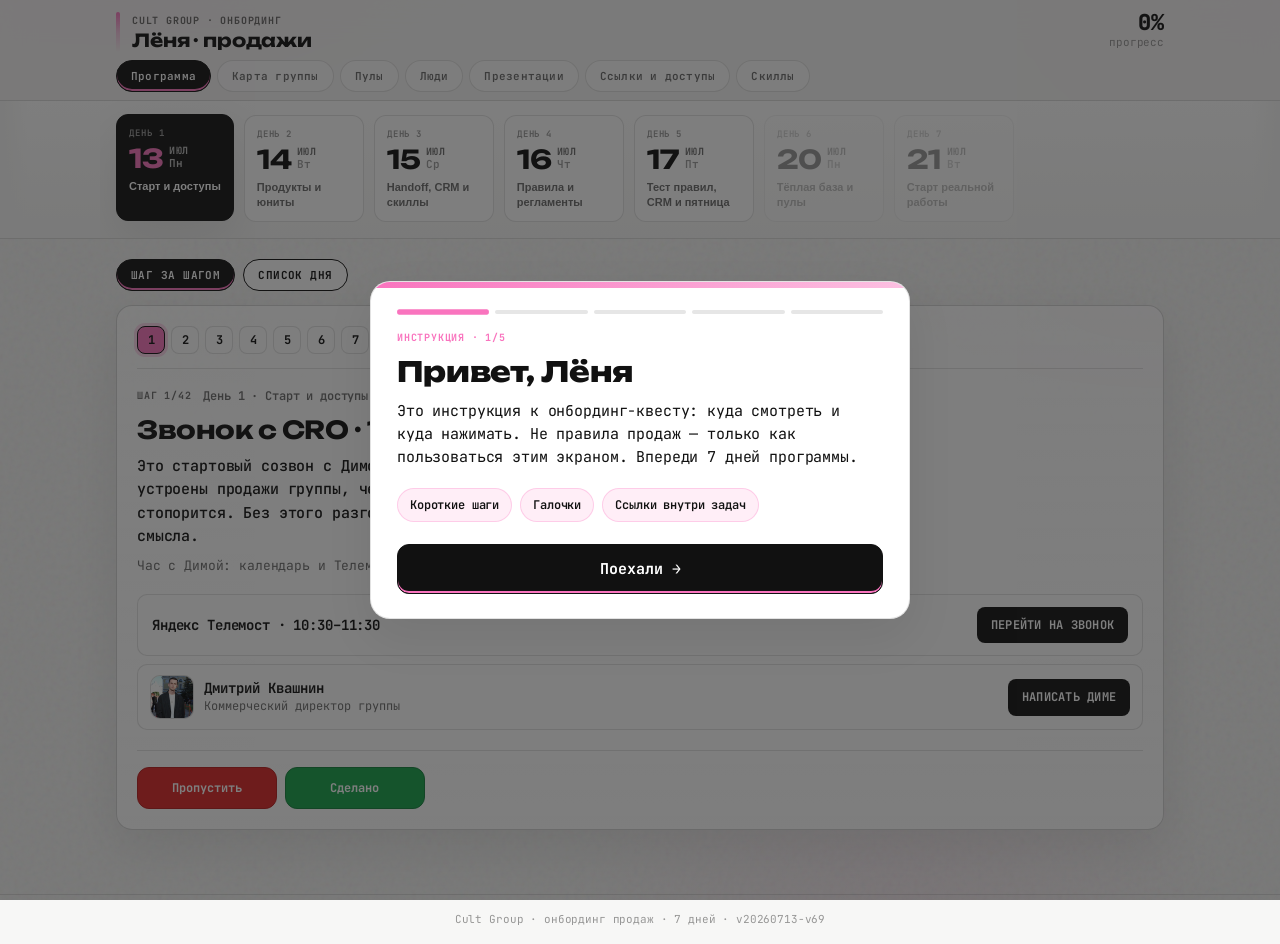
<file: onboarding-leonid/index.html>
<!doctype html>
<html lang="ru">
<head>
  <meta charset="UTF-8" />
  <meta name="viewport" content="width=device-width, initial-scale=1" />
  <meta http-equiv="Cache-Control" content="no-cache, no-store, must-revalidate" />
  <title>Cult Group — онбординг продаж</title>
  <meta name="description" content="Онбординг продаж Cult Group: программа по дням, карта группы, люди, чаты, презентации." />
  <link rel="preconnect" href="https://fonts.googleapis.com" />
  <link rel="preconnect" href="https://fonts.gstatic.com" crossorigin />
  <link href="https://fonts.googleapis.com/css2?family=JetBrains+Mono:wght@400;500;600;700;800&family=Unbounded:wght@500;700;800&display=swap" rel="stylesheet" />
  <link rel="stylesheet" href="styles.css?v=20260713-v69" />
</head>
<body>
  <div id="loadError" class="load-error" hidden>
    Не удалось загрузить данные. Обнови страницу (Cmd+Shift+R) или напиши Диме.
  </div>

  <header class="top-bar">
    <div class="top-inner">
      <div class="brand">
        <div class="brand-gradient"></div>
        <div>
          <span class="mono-tag">Cult Group · онбординг</span>
          <h1 class="brand-title">Леонид · продажи</h1>
        </div>
      </div>
      <div class="xp-block">
        <div class="xp-num" id="xpNum">0%</div>
        <div class="xp-label">прогресс</div>
      </div>
    </div>

    <nav class="main-nav" id="mainNav" aria-label="Разделы">
      <button type="button" data-view="program" class="nav-tab active">Программа</button>
      <button type="button" data-view="map" class="nav-tab">Карта группы</button>
      <button type="button" data-view="pools" class="nav-tab">Пулы</button>
      <button type="button" data-view="people" class="nav-tab">Люди</button>
      <button type="button" data-view="decks" class="nav-tab">Презентации</button>
      <button type="button" data-view="access" class="nav-tab">Ссылки и доступы</button>
      <button type="button" data-view="skills" class="nav-tab">Скиллы</button>
    </nav>

    <div class="day-nav-wrap" id="dayNavWrap">
      <div class="day-nav" id="dayNav" aria-label="Дни программы"></div>
    </div>
  </header>

  <main class="shell" id="mainContent"></main>

  <footer class="site-footer">
    <span id="footerNote">Cult Group · v20260712-v45</span>
  </footer>

  <div class="welcome-backdrop" id="welcomeBackdrop" hidden aria-hidden="true">
    <div class="welcome-card" role="dialog" aria-labelledby="welcomeTitle" aria-describedby="welcomeBody">
      <div class="welcome-gradient"></div>
      <div class="welcome-progress" id="welcomeProgress" aria-hidden="true"></div>
      <div id="welcomeBody"></div>
      <div class="welcome-nav">
        <button type="button" class="btn welcome-back" id="welcomeBack" hidden>← Назад</button>
        <button type="button" class="btn primary welcome-go" id="welcomeGo">Поехали →</button>
      </div>
    </div>
  </div>

  <div class="welcome-backdrop grad-backdrop" id="gradBackdrop" hidden aria-hidden="true">
    <div class="welcome-card grad-card" role="dialog" aria-labelledby="gradTitle" aria-describedby="gradBody">
      <div class="welcome-gradient grad-gradient"></div>
      <div class="welcome-progress" id="gradProgress" aria-hidden="true"></div>
      <div id="gradBody"></div>
      <div class="welcome-nav">
        <button type="button" class="btn welcome-back" id="gradBack" hidden>← Назад</button>
        <button type="button" class="btn primary welcome-go" id="gradGo">Дальше →</button>
      </div>
    </div>
  </div>

  <div class="welcome-backdrop day-done-backdrop" id="dayDoneBackdrop" hidden aria-hidden="true">
    <div class="welcome-card day-done-card" role="dialog" aria-labelledby="dayDoneTitle" aria-describedby="dayDoneBody">
      <div class="welcome-gradient day-done-gradient"></div>
      <div id="dayDoneBody"></div>
      <div class="welcome-nav">
        <button type="button" class="btn primary welcome-go" id="dayDoneGo">Отлично →</button>
      </div>
    </div>
  </div>

  <div class="modal-backdrop" id="modalBackdrop" hidden aria-hidden="true">
    <div class="modal" role="dialog" aria-modal="true" id="personModal">
      <button type="button" class="modal-close" id="modalClose" aria-label="Закрыть">×</button>
      <div id="modalBody"></div>
    </div>
  </div>

  <script src="app.js?v=20260713-v69"></script>
</body>
</html>
</file>
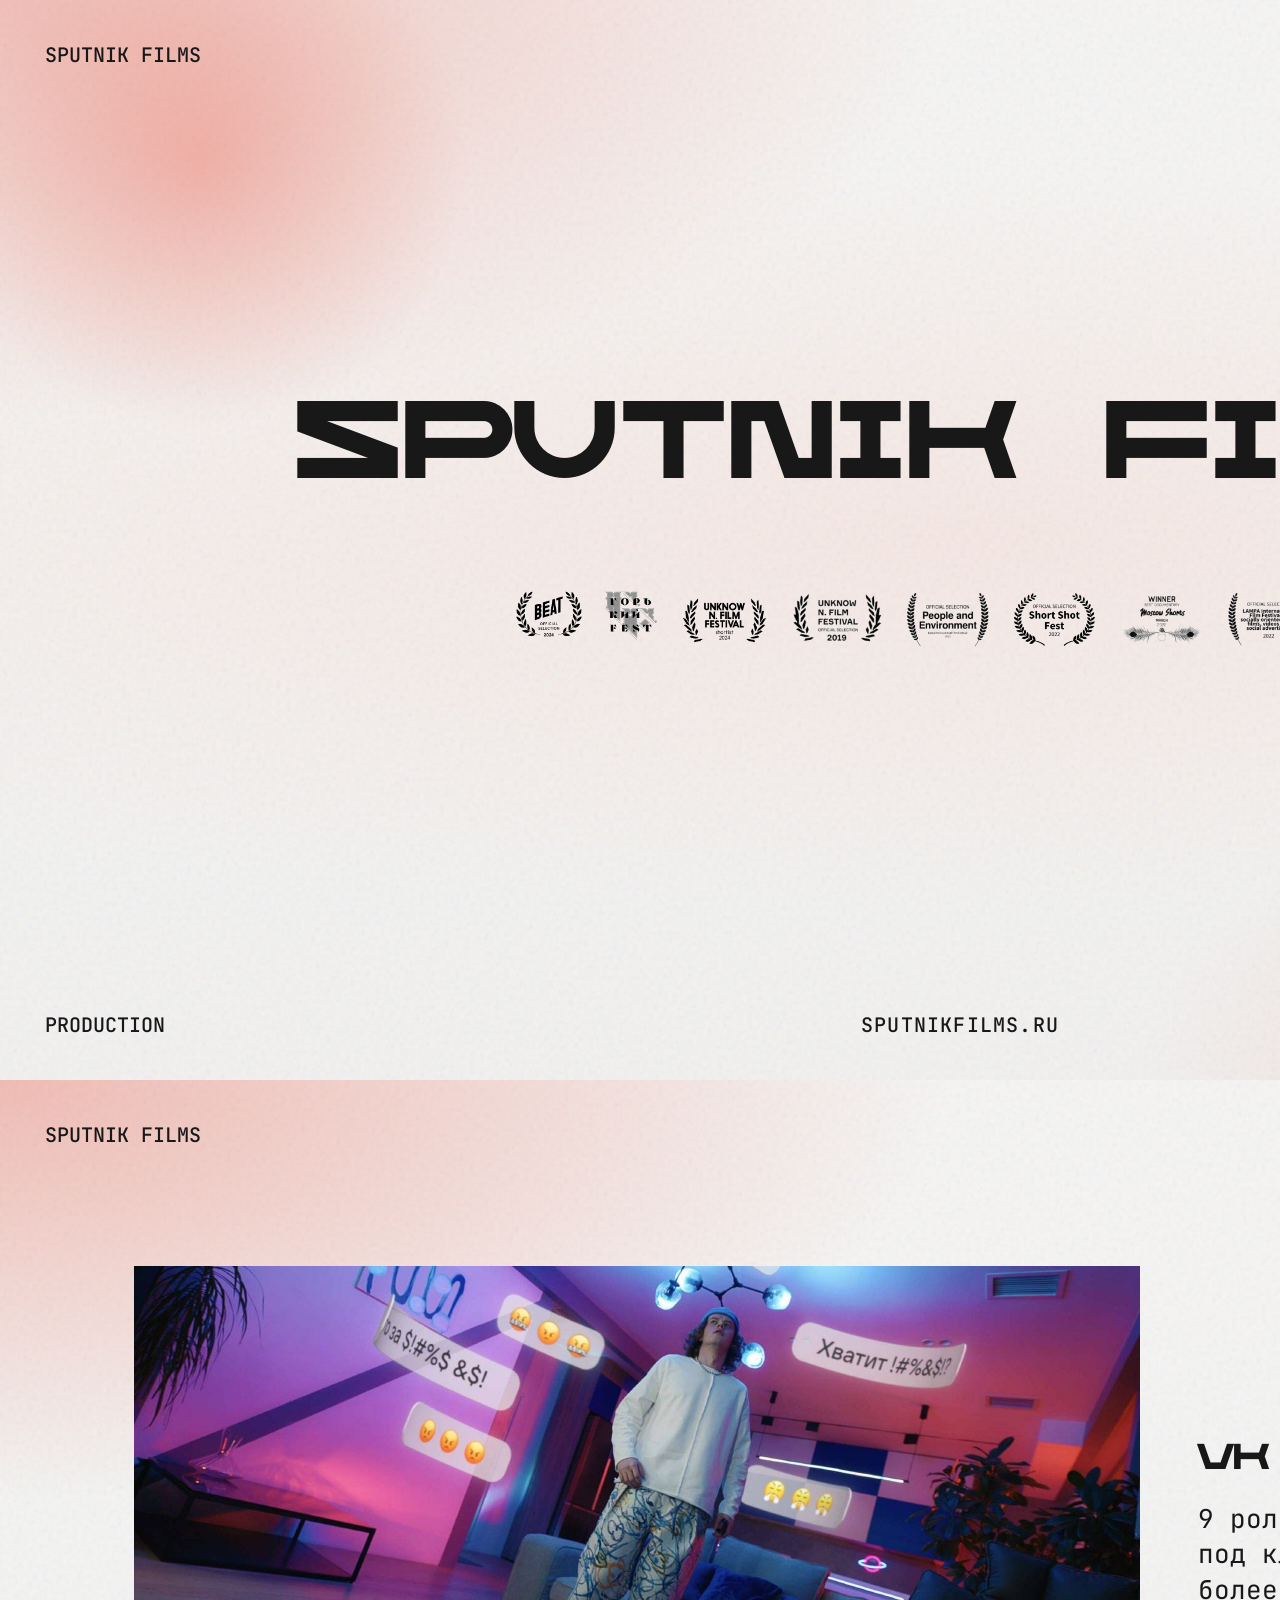
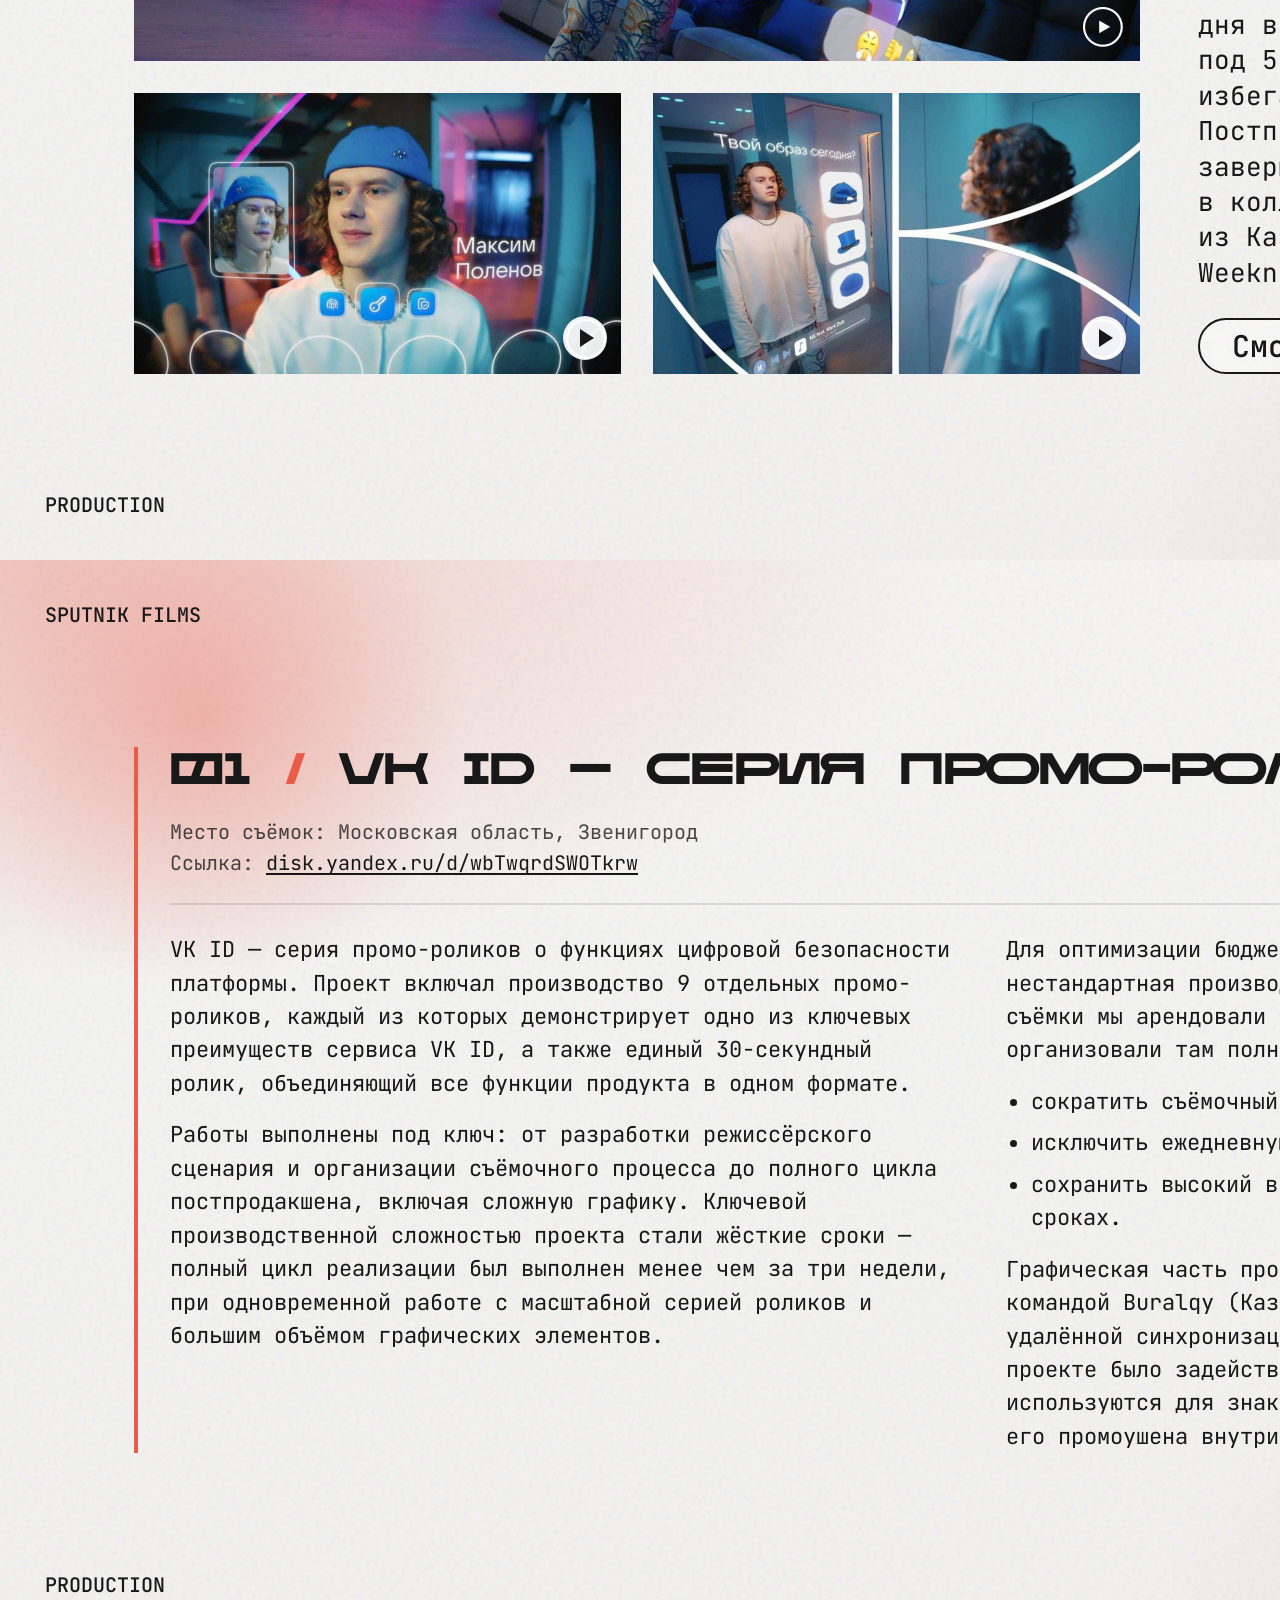
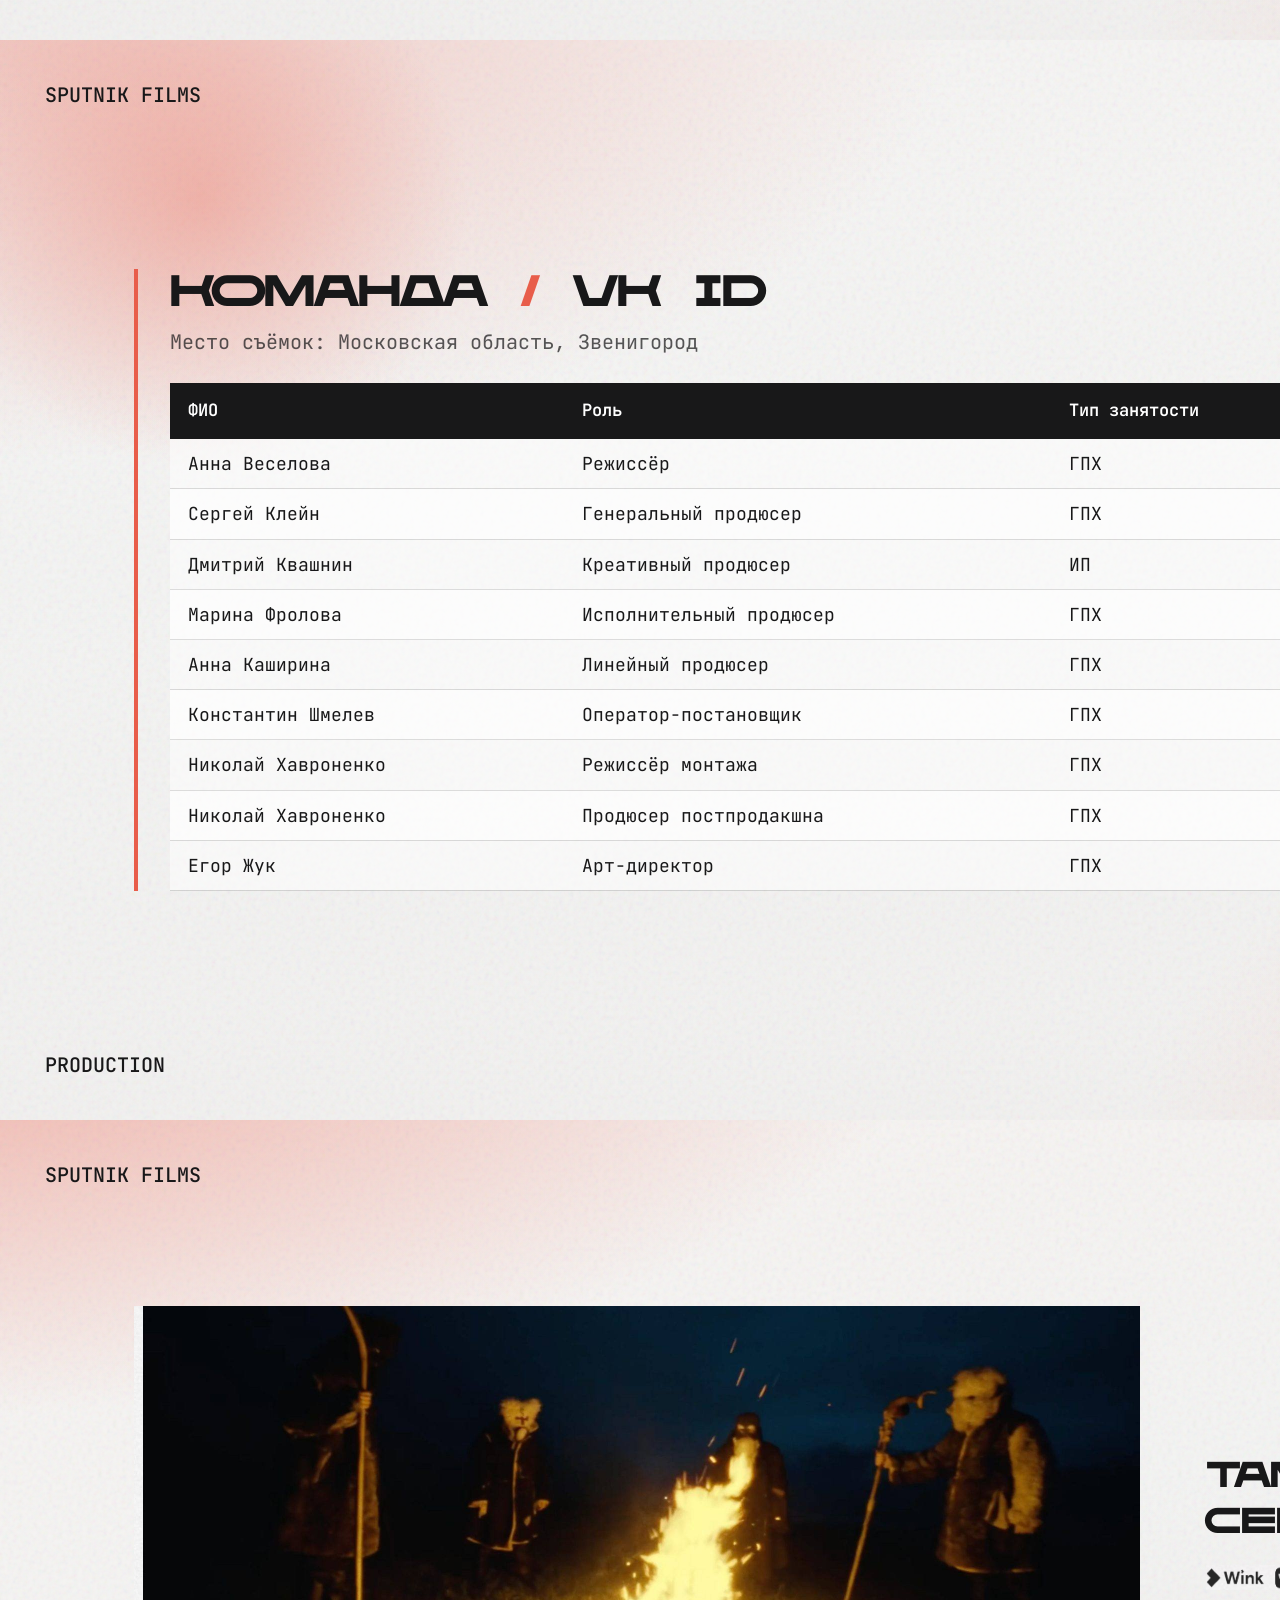
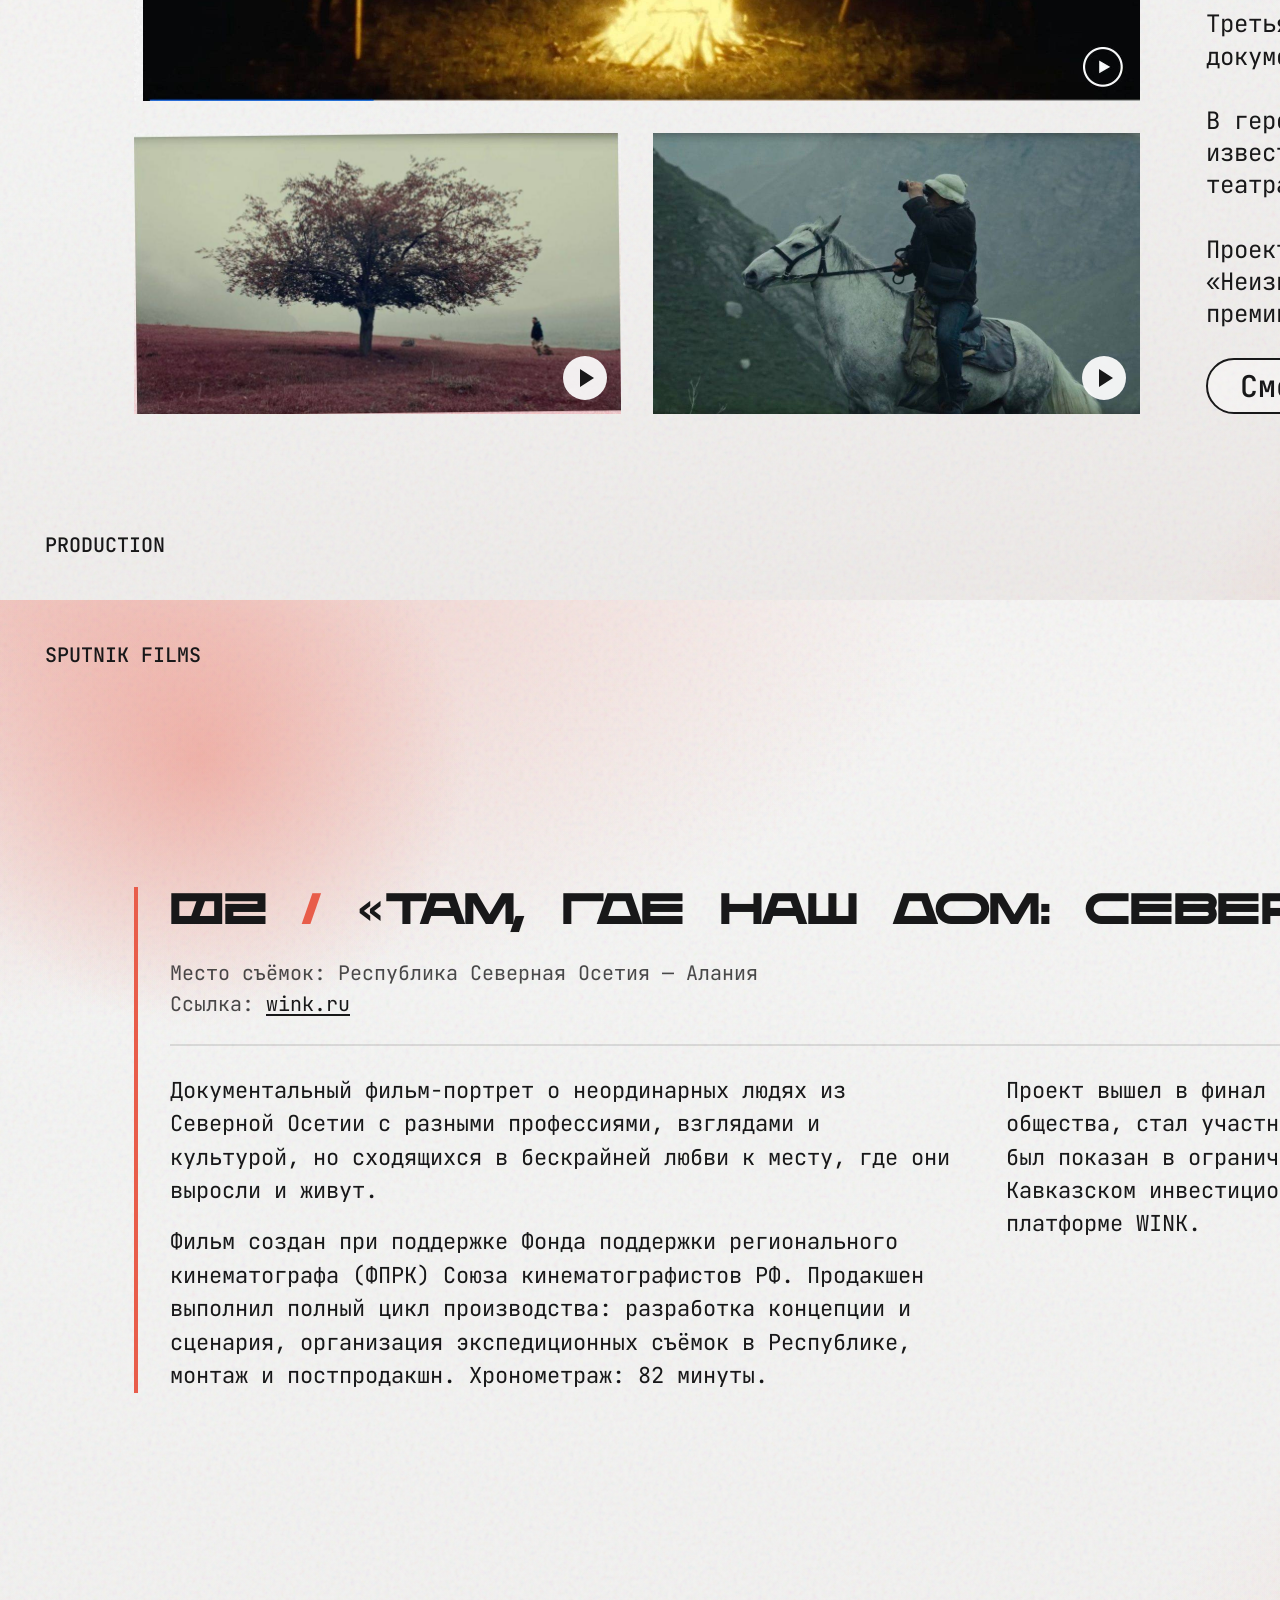
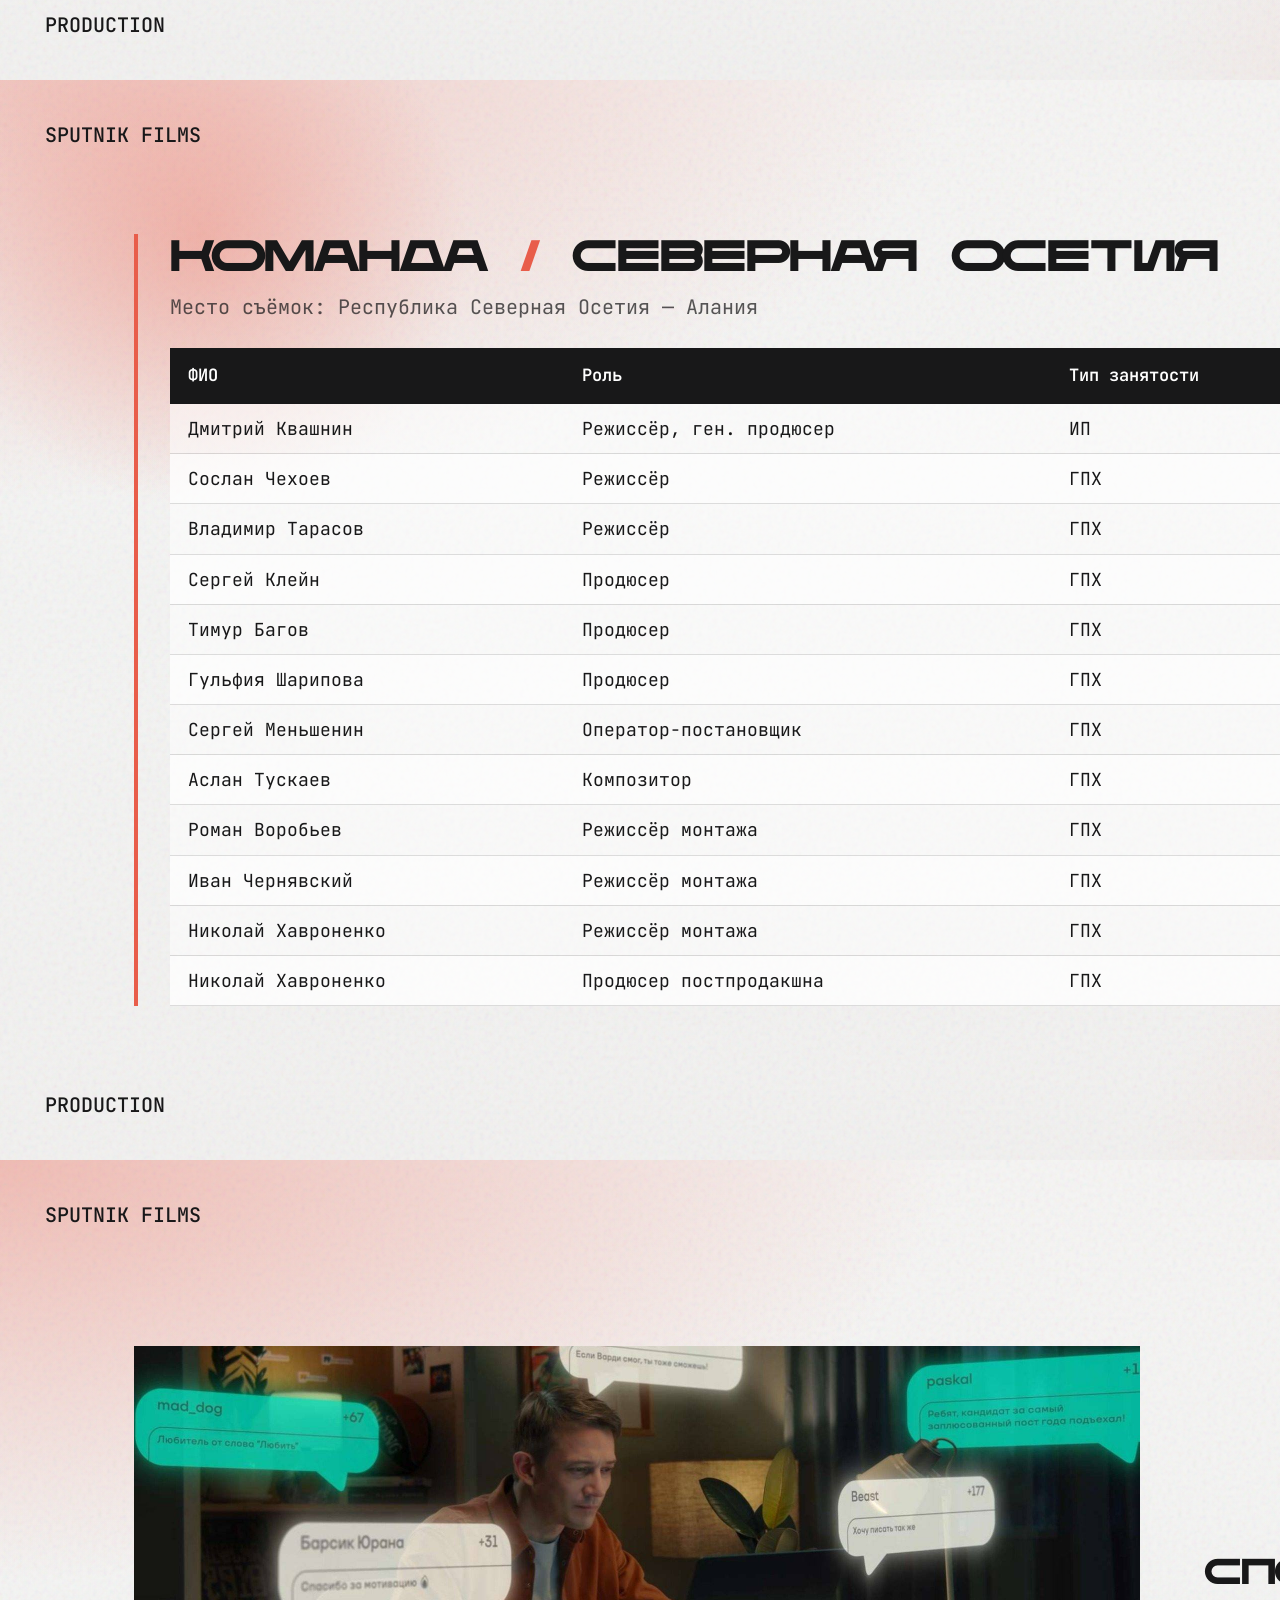
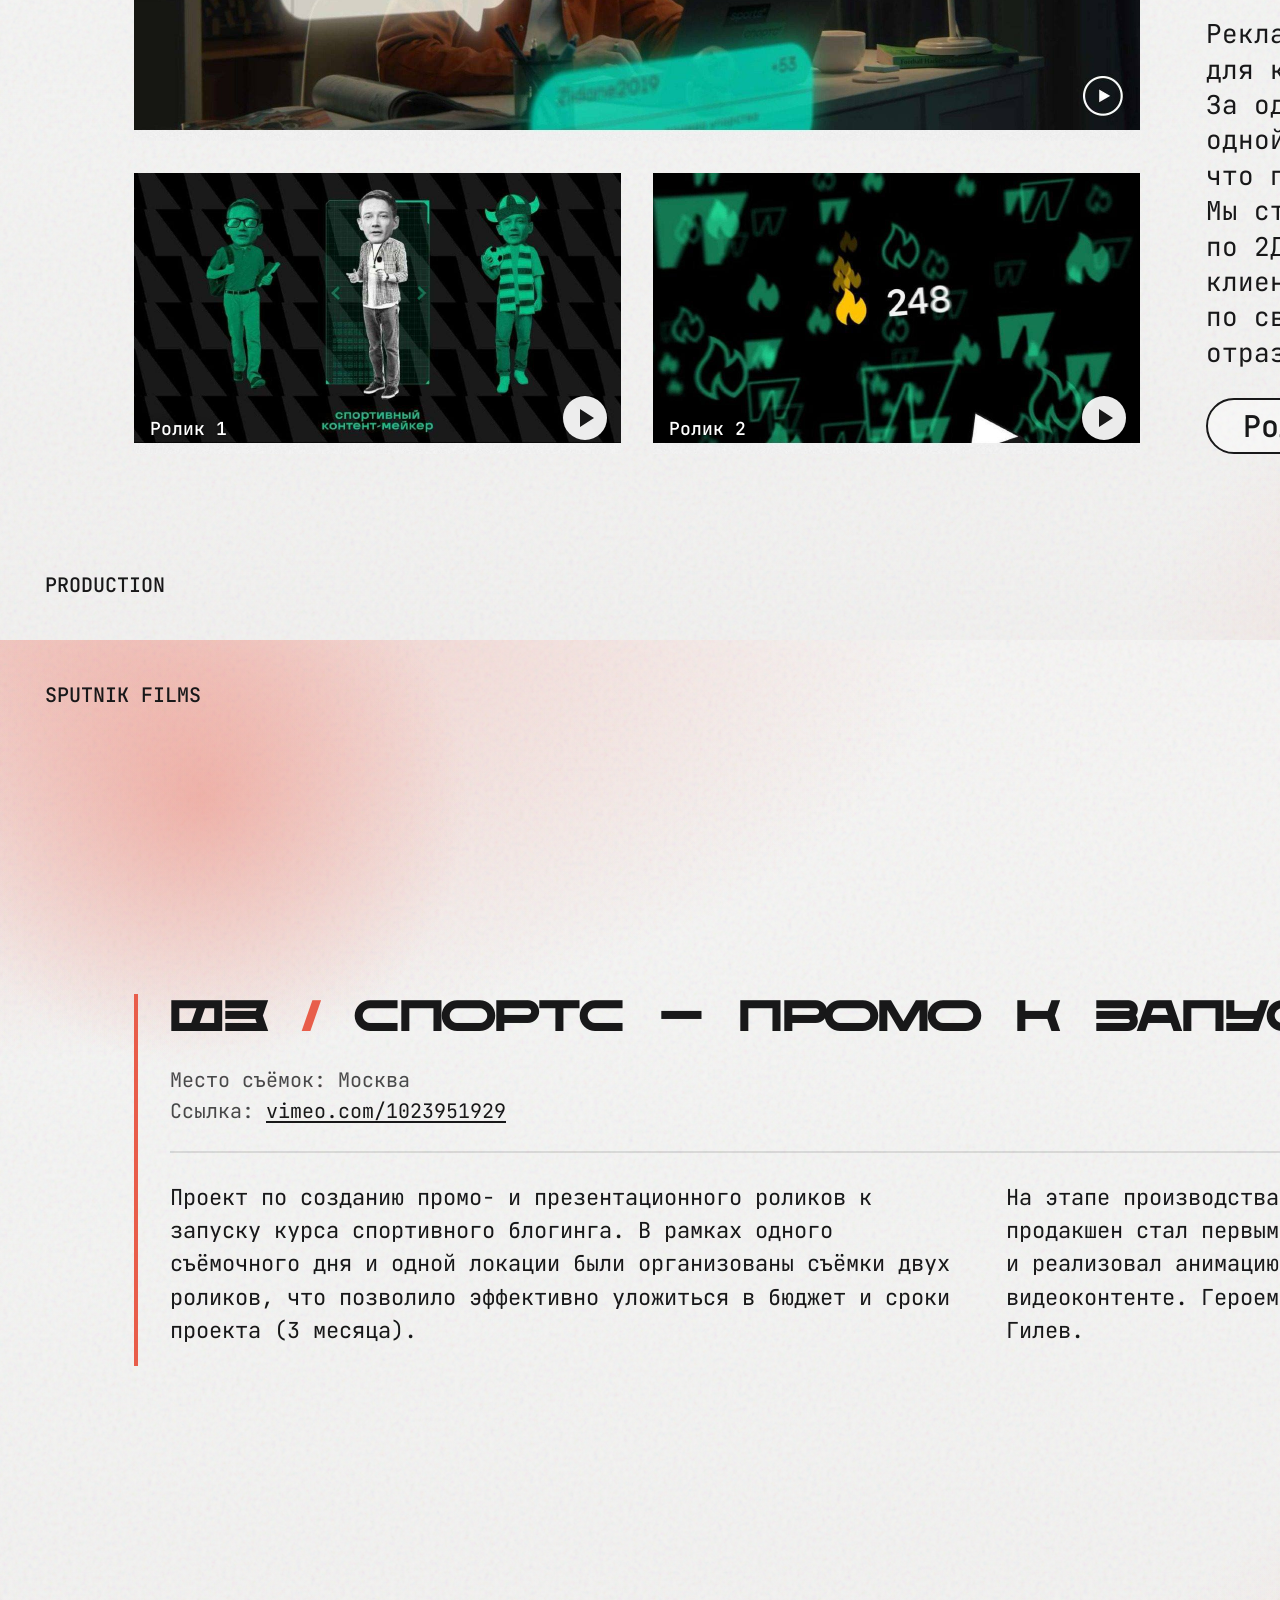
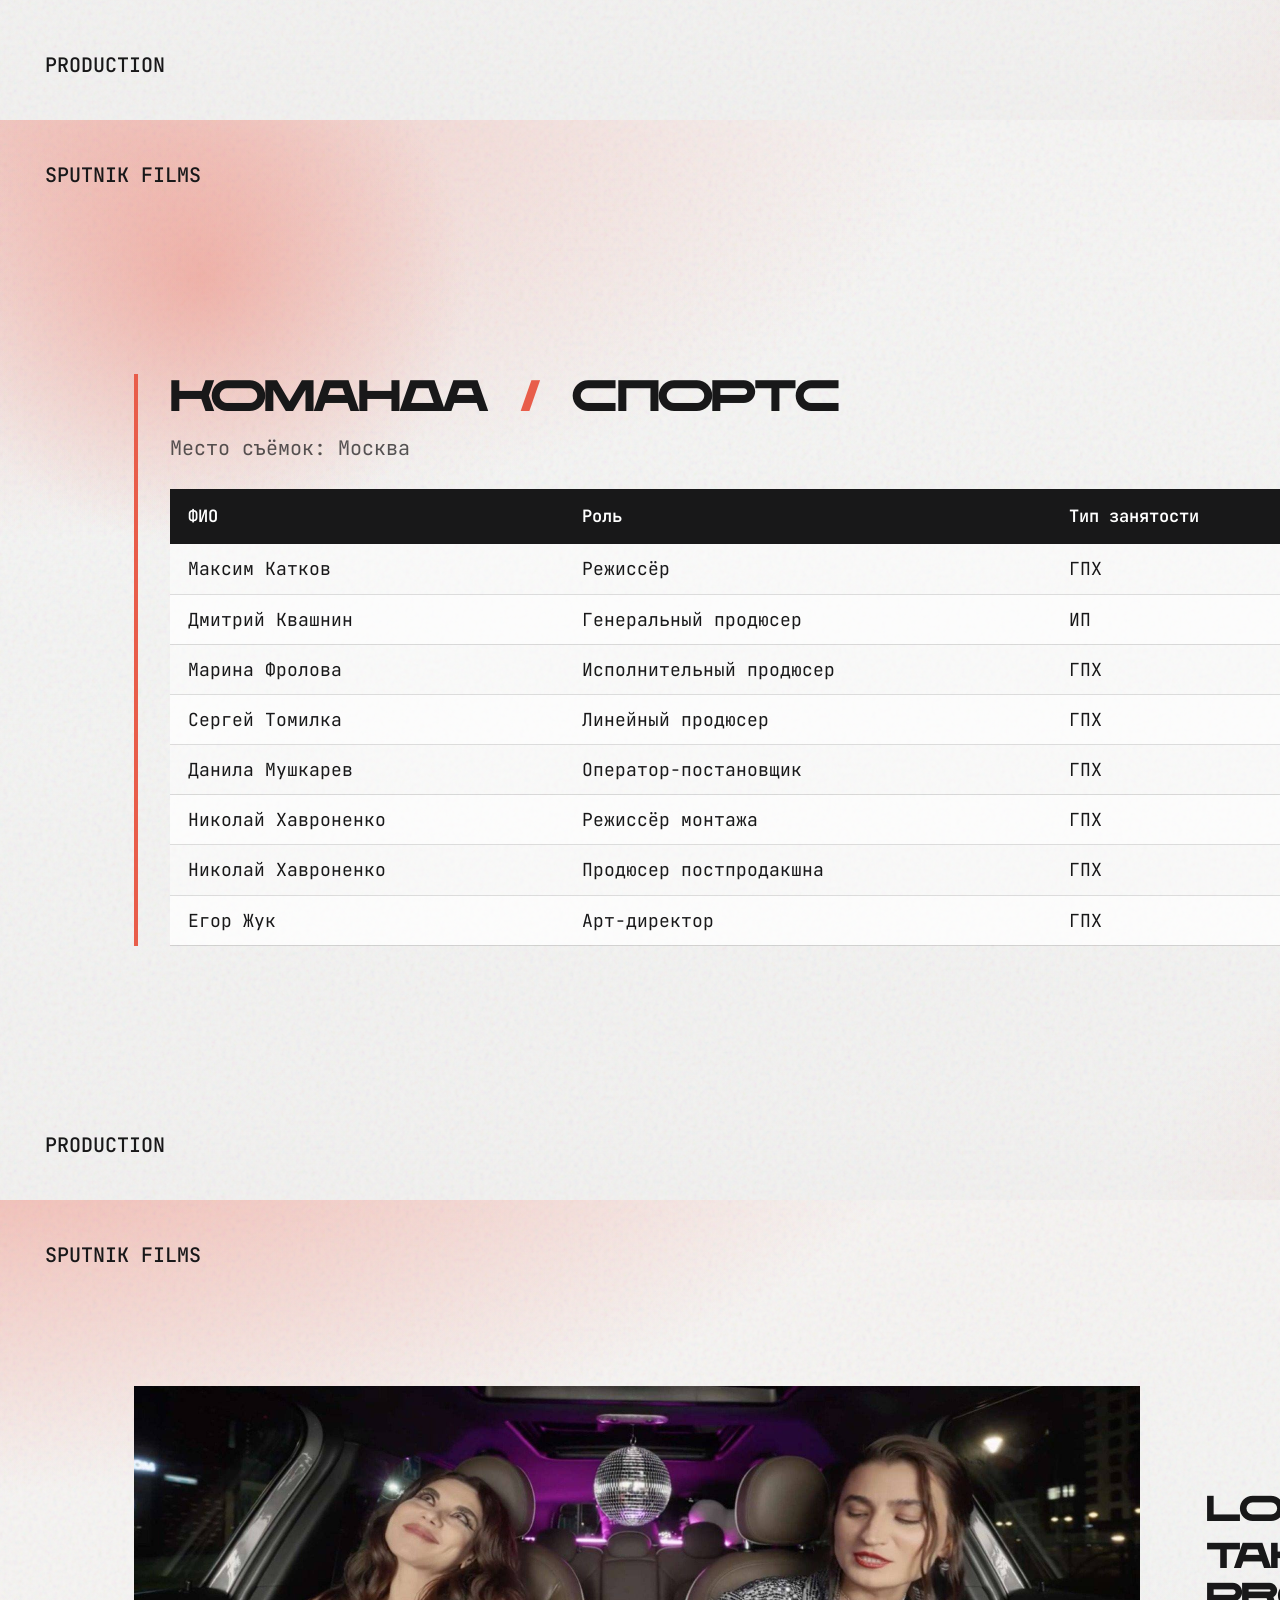
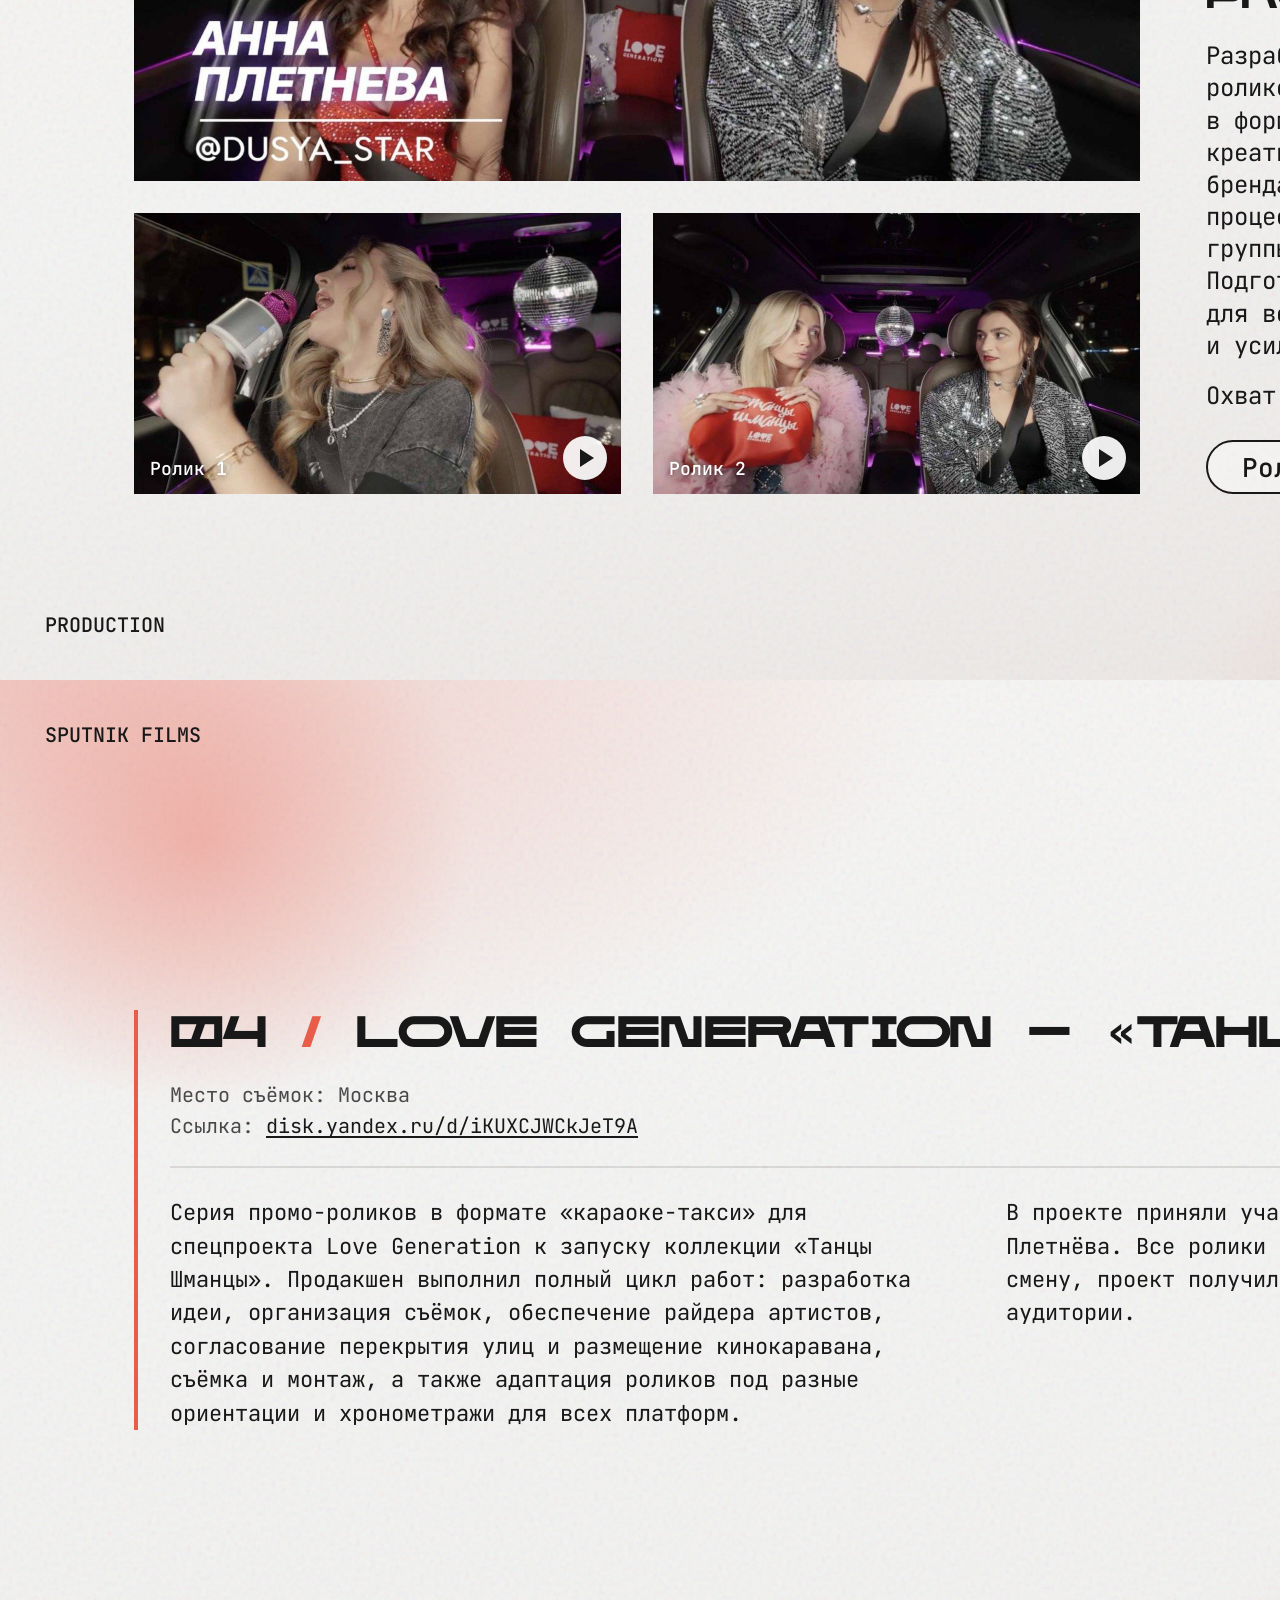
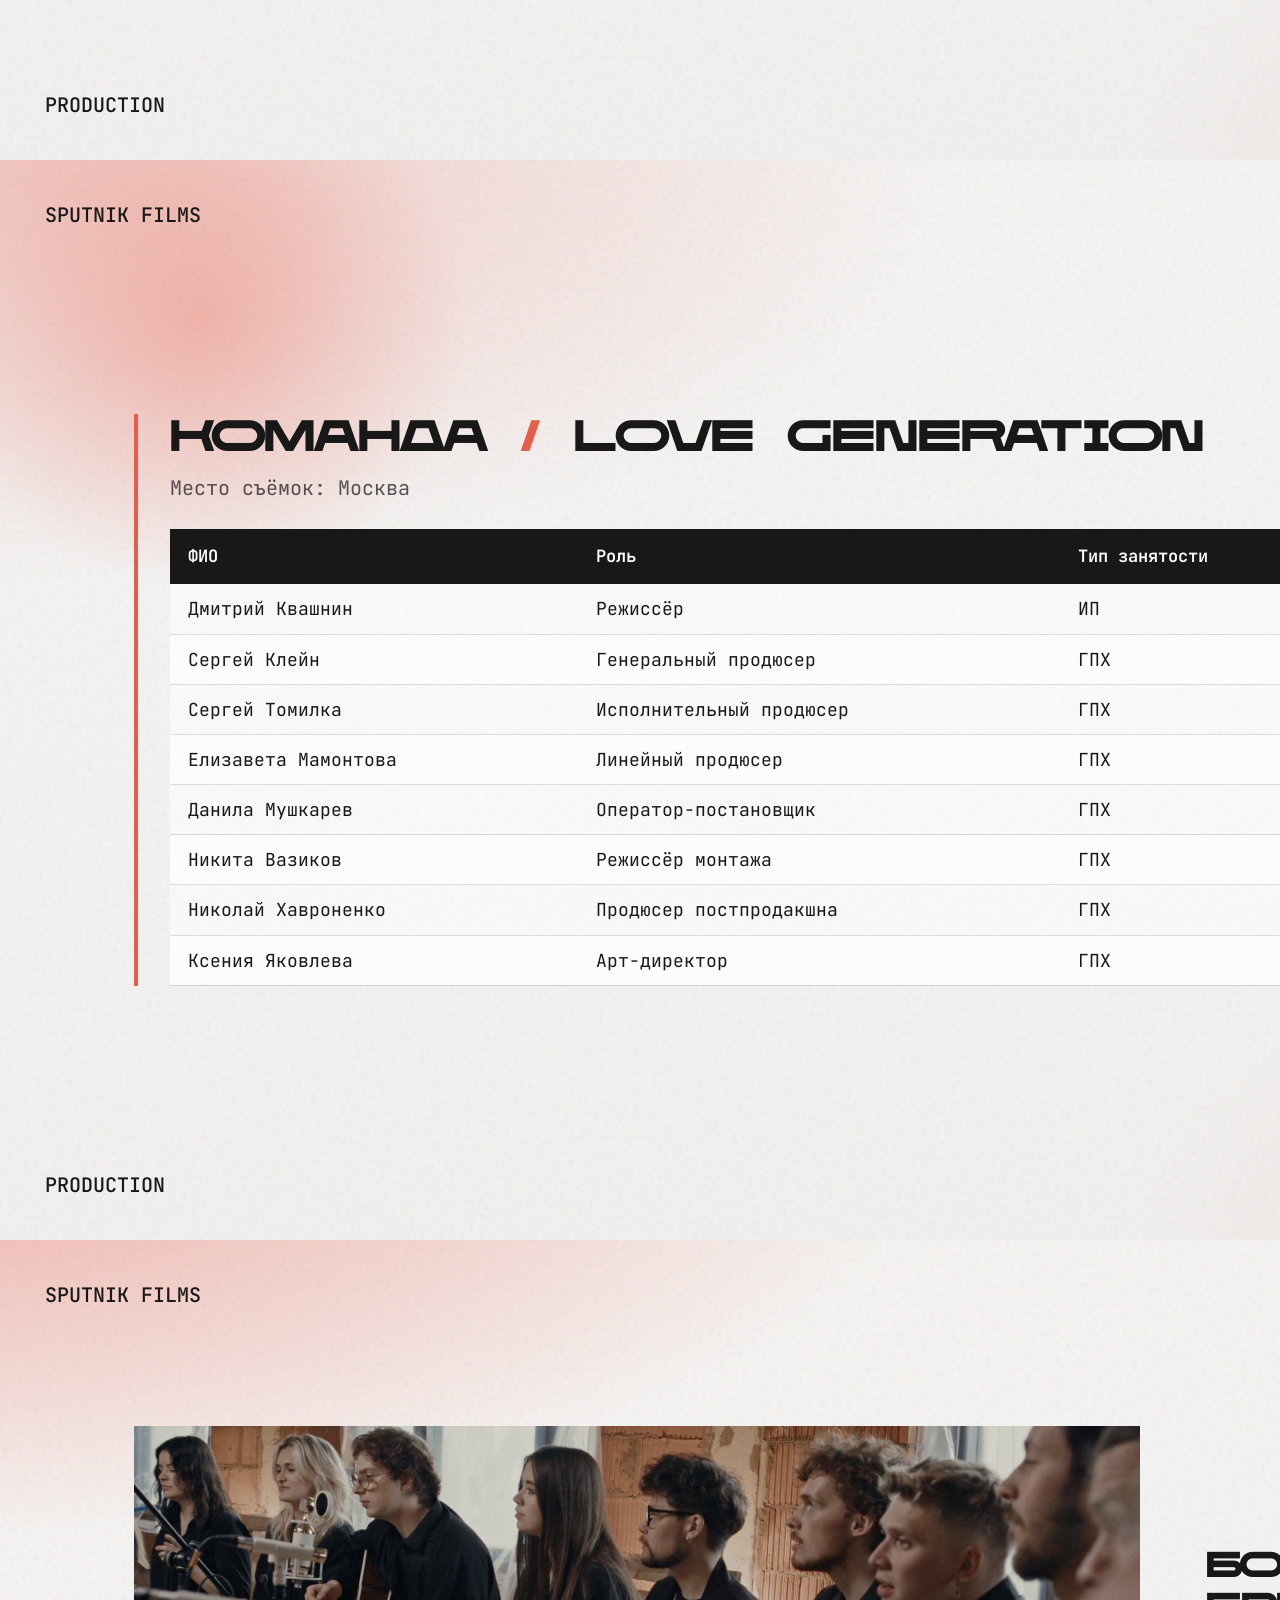
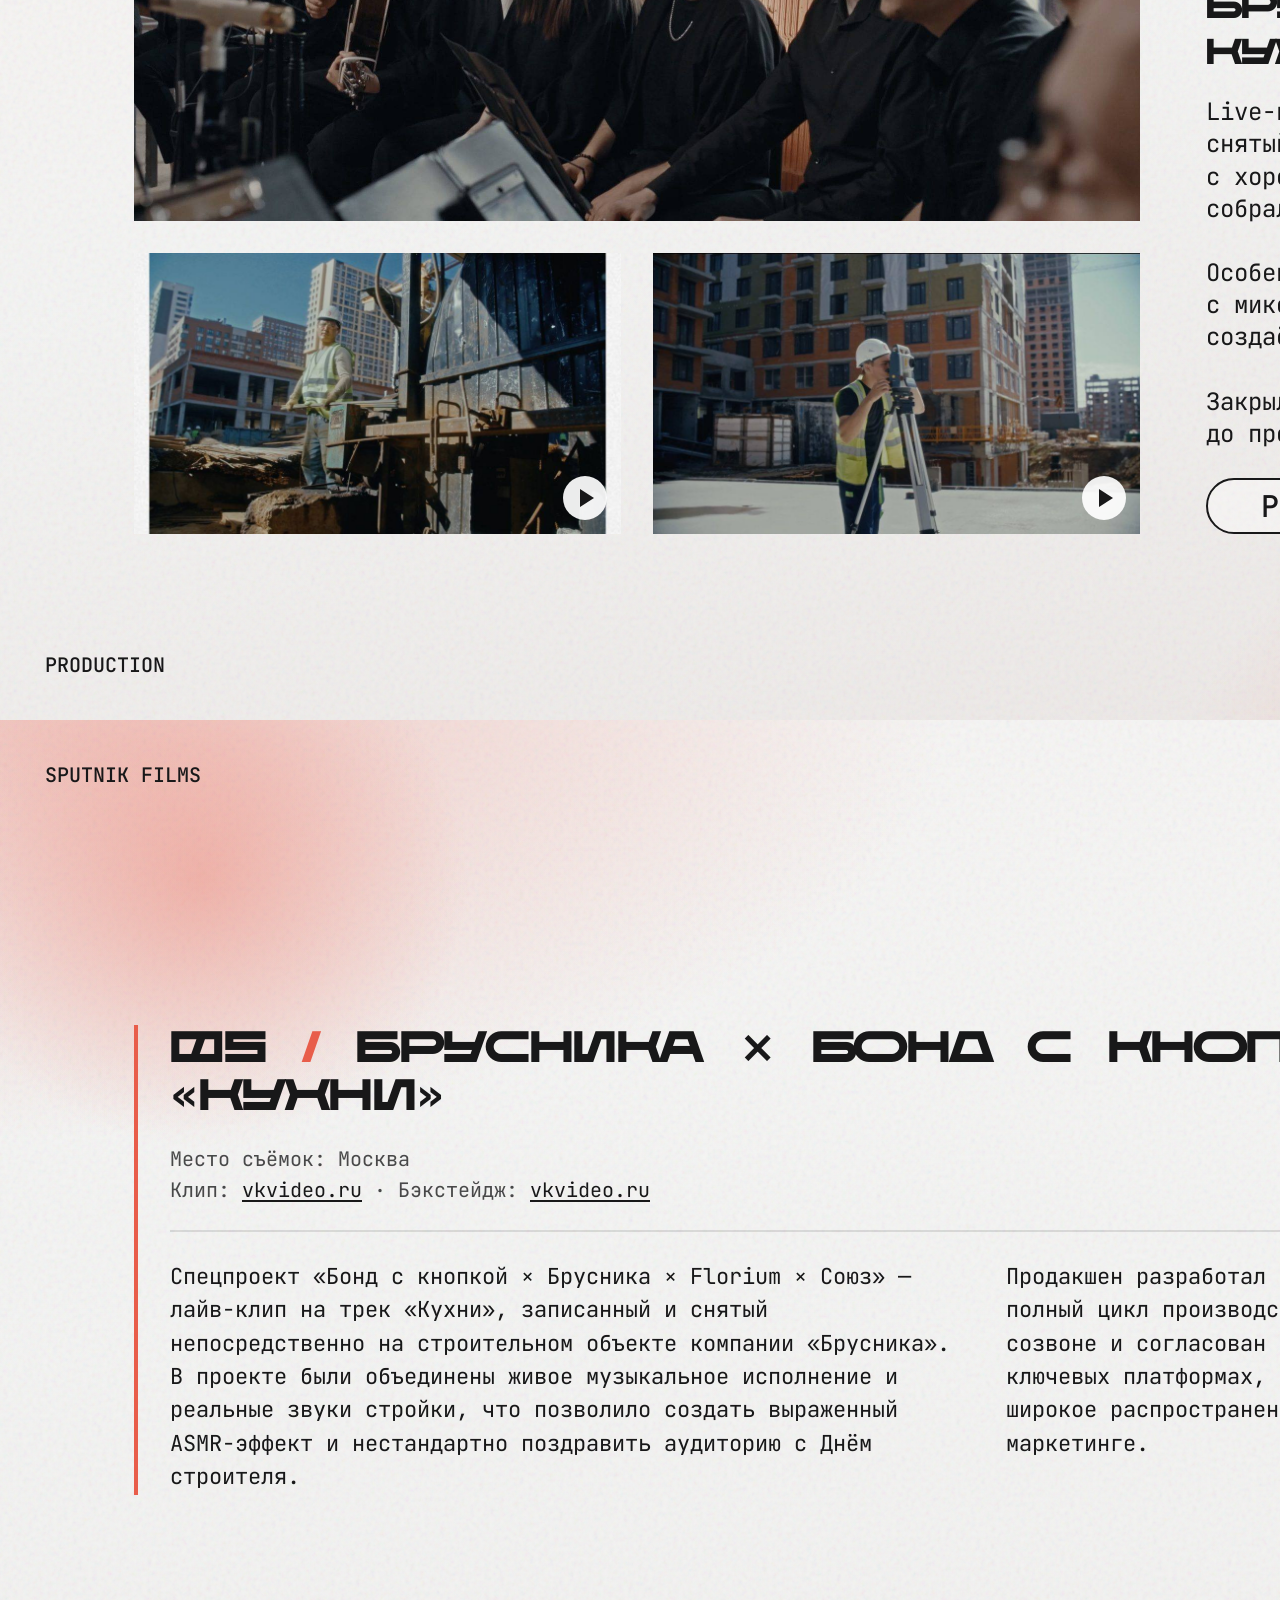
<file: top5/index.html>
<!DOCTYPE html>
<html lang="ru">
<head>
  <meta charset="UTF-8"/>
  <title>Sputnik Films — Топ-5 (VK / Дзен 2026)</title>
  <link rel="preconnect" href="https://fonts.googleapis.com"/>
  <link rel="preconnect" href="https://fonts.gstatic.com" crossorigin/>
  <link href="https://fonts.googleapis.com/css2?family=JetBrains+Mono:wght@400;500;600;700&display=swap" rel="stylesheet"/>
  <style>
    @font-face {
      font-family: "Polonium";
      src: url("_assets/fonts/Polonium.otf") format("opentype");
      font-weight: 400;
      font-style: normal;
    }
    @font-face {
      font-family: "Polonium";
      src: url("_assets/fonts/Polonium-Bold.otf") format("opentype");
      font-weight: 700;
      font-style: normal;
    }

    :root {
      --bg: #f4f4f3;
      --ink: #181819;
      --red: #e85d4a;
      --W: 1920px;
      --H: 1080px;
      --mx: 134px;
      --mono: "JetBrains Mono", ui-monospace, monospace;
      --display: "Polonium", system-ui, sans-serif;
    }

    * { box-sizing: border-box; margin: 0; padding: 0; }

    html, body {
      background: #0e0e0e;
      -webkit-font-smoothing: antialiased;
    }

    .deck { width: var(--W); margin: 0 auto; }

    .slide {
      width: var(--W);
      height: var(--H);
      position: relative;
      overflow: hidden;
      background: var(--bg);
      color: var(--ink);
      page-break-after: always;
      break-after: page;
    }

    /* Углы — JetBrains Mono 20px, inset 45px (как в Figma / PDF экспорте) */
    .chrome {
      position: absolute;
      z-index: 10;
      font-family: var(--mono);
      font-weight: 500;
      font-size: 20px;
      letter-spacing: 0;
      text-transform: uppercase;
      line-height: 1;
      color: var(--ink);
      white-space: nowrap;
    }
    .chrome-tl { left: 45px; top: 45px; }
    .chrome-tr { right: 45px; top: 45px; }
    .chrome-bl { left: 45px; bottom: 45px; }
    .chrome-br { right: 45px; bottom: 45px; }
    .chrome-bc {
      left: 50%;
      bottom: 45px;
      transform: translateX(-50%);
      font-size: 20px;
      letter-spacing: 0.06em;
    }

    /* фон кейсов — градиент + grain как в Figma */
    .slide-case {
      background-color: #f4f4f3;
      background-image:
        radial-gradient(ellipse 95% 75% at 0% 0%, rgba(232, 93, 74, 0.38) 0%, transparent 52%),
        radial-gradient(ellipse 85% 70% at 100% 100%, rgba(232, 93, 74, 0.28) 0%, transparent 48%),
        linear-gradient(180deg, #f6f5f4 0%, #f4f4f3 45%, #f2f1f0 100%);
    }
    .slide-case--pink {
      background-color: #efeae8;
      background-image:
        radial-gradient(ellipse 110% 85% at -5% -15%, rgba(232, 93, 74, 0.52) 0%, transparent 50%),
        radial-gradient(ellipse 95% 75% at 105% 105%, rgba(232, 93, 74, 0.42) 0%, transparent 46%),
        linear-gradient(165deg, #f8f4f2 0%, #f4f4f3 42%, #ebe6e4 100%);
    }
    .slide-cover {
      background-color: #f4f4f3;
      background-image:
        radial-gradient(ellipse 130% 55% at 50% 50%, rgba(248, 214, 206, 0.42) 0%, transparent 62%),
        radial-gradient(ellipse 95% 75% at 0% 0%, rgba(232, 93, 74, 0.34) 0%, transparent 52%),
        radial-gradient(ellipse 85% 70% at 100% 100%, rgba(232, 93, 74, 0.26) 0%, transparent 48%),
        linear-gradient(180deg, #f6f5f4 0%, #f4f4f3 50%, #f2f1f0 100%);
    }
    .slide-cover::before,
    .slide-contacts::before,
    .slide-case::before,
    .slide-brief::before,
    .slide-team::before {
      content: "";
      position: absolute;
      inset: 0;
      z-index: 0;
      opacity: 0.22;
      pointer-events: none;
      background-image: url("data:image/svg+xml,%3Csvg viewBox='0 0 256 256' xmlns='http://www.w3.org/2000/svg'%3E%3Cfilter id='n'%3E%3CfeTurbulence type='fractalNoise' baseFrequency='0.85' numOctaves='4' stitchTiles='stitch'/%3E%3C/filter%3E%3Crect width='100%25' height='100%25' filter='url(%23n)' opacity='0.5'/%3E%3C/svg%3E");
    }
    .slide-brief,
    .slide-team {
      background-color: #f4f4f3;
      background-image:
        radial-gradient(ellipse 95% 75% at 0% 0%, rgba(232, 93, 74, 0.3) 0%, transparent 52%),
        radial-gradient(ellipse 85% 70% at 100% 100%, rgba(232, 93, 74, 0.22) 0%, transparent 48%),
        linear-gradient(180deg, #f6f5f4 0%, #f4f4f3 50%, #f2f1f0 100%);
      display: flex;
      align-items: center;
      justify-content: flex-start;
      padding: 88px var(--mx);
      box-sizing: border-box;
    }
    .glow-tl {
      position: absolute;
      top: -120px;
      left: -80px;
      width: 560px;
      height: 560px;
      background: radial-gradient(circle, rgba(232, 93, 74, 0.32) 0%, transparent 68%);
      pointer-events: none;
      z-index: 0;
    }
    .glow-br {
      position: absolute;
      bottom: -140px;
      right: -100px;
      width: 620px;
      height: 620px;
      background: radial-gradient(circle, rgba(232, 93, 74, 0.26) 0%, transparent 70%);
      pointer-events: none;
      z-index: 0;
    }

    /* cover — Polonium + лавры; полоса в фоне слайда, без отдельного PNG */
    .slide-cover .cover-center {
      position: absolute;
      left: 50%;
      top: 50%;
      transform: translate(-50%, -50%);
      width: 1440px;
      z-index: 2;
      text-align: center;
    }
    .slide-cover .cover-title {
      margin: 0;
      font-family: var(--display);
      font-weight: 700;
      font-size: 110px;
      line-height: 1;
      letter-spacing: 0.015em;
      color: var(--ink);
      display: inline-block;
      position: relative;
    }
    .slide-cover .cover-dot {
      position: absolute;
      top: 0.1em;
      right: -0.42em;
      width: 15px;
      height: 15px;
      border-radius: 50%;
      background: var(--red);
    }
    .slide-cover .cover-laurels {
      display: block;
      width: 100%;
      max-width: 1320px;
      height: auto;
      margin: 34px auto 0;
      mix-blend-mode: multiply;
    }

    /* contacts — та же система, что кейсы/обложка (не PDF-растр) */
    .slide-contacts {
      background-color: #f4f4f3;
      background-image:
        radial-gradient(ellipse 95% 75% at 0% 0%, rgba(232, 93, 74, 0.38) 0%, transparent 52%),
        radial-gradient(ellipse 85% 70% at 100% 100%, rgba(232, 93, 74, 0.28) 0%, transparent 48%),
        linear-gradient(180deg, #f6f5f4 0%, #f4f4f3 45%, #f2f1f0 100%);
    }
    .contacts-h1 {
      position: absolute;
      left: 188px;
      top: 215px;
      font-family: var(--display);
      font-weight: 700;
      font-size: 88px;
      line-height: 1.05;
      letter-spacing: -0.01em;
      text-transform: uppercase;
      color: var(--ink);
      z-index: 2;
    }
    .contacts-rule {
      position: absolute;
      left: 188px;
      width: 1543px;
      height: 2px;
      background: var(--ink);
      z-index: 2;
    }
    .contacts-rule.l0 { top: 374px; }
    .contacts-rule.l1 { top: 474px; }
    .contacts-rule.l2 { top: 574px; }
    .contacts-rule.l3 { top: 674px; }
    .contacts-rule.l4 { top: 774px; }
    .contacts-row {
      position: absolute;
      left: 188px;
      width: 1543px;
      height: 54px;
      display: flex;
      align-items: center;
      justify-content: space-between;
      font-family: var(--mono);
      font-size: 46px;
      font-weight: 400;
      line-height: 1;
      color: var(--ink);
      z-index: 2;
      text-decoration: none;
    }
    .contacts-row span,
    .contacts-row a {
      color: inherit;
      text-decoration: none;
    }
    .contacts-row.r1 { top: 398px; }
    .contacts-row.r2 { top: 497px; }
    .contacts-row.r3 { top: 596px; }
    .contacts-row.r4 { top: 695px; }
    .contacts-row .mark {
      font-weight: 400;
      letter-spacing: 0;
    }
    .contacts-tg {
      position: absolute;
      left: 188px;
      top: 805px;
      width: 52px;
      height: 52px;
      z-index: 2;
      mix-blend-mode: multiply;
    }

    /* case — координаты из PDF / Figma */
    .media {
      position: absolute;
      left: 134px;
      top: 186px;
      width: 1006px;
      z-index: 2;
    }
    .hero {
      width: 1006px;
      height: 395px;
      overflow: hidden;
      background: #2a2a2c center/cover no-repeat;
    }
    .thumbs { margin-top: 32px; display: flex; gap: 32px; }
    .thumb {
      width: 487px;
      height: 281px;
      overflow: hidden;
      position: relative;
      background: #2a2a2c center/cover no-repeat;
      text-decoration: none;
      color: inherit;
      display: block;
    }
    .thumb .cap {
      position: absolute;
      left: 16px;
      bottom: 14px;
      font-family: var(--mono);
      font-size: 18px;
      font-weight: 500;
      color: #fff;
      text-shadow: 0 1px 8px rgba(0, 0, 0, 0.65);
      z-index: 2;
    }
    .thumb .play {
      position: absolute;
      right: 14px;
      bottom: 14px;
      width: 44px;
      height: 44px;
      border-radius: 50%;
      background: rgba(255, 255, 255, 0.92);
      z-index: 2;
    }
    .thumb .play::after {
      content: "";
      position: absolute;
      left: 17px;
      top: 13px;
      border: 9px solid transparent;
      border-left: 14px solid var(--ink);
    }

    /* правая колонка: низ блока = низ сетки media (186+395+32+281 = 894 → bottom 186px) */
    .copy {
      position: absolute;
      left: 1206px;
      right: 134px;
      top: auto;
      bottom: 186px;
      width: auto;
      max-width: 610px;
      z-index: 2;
    }
    .copy--vk { left: 1198px; }
    .platform-logos {
      display: flex;
      align-items: center;
      gap: 14px;
      margin-bottom: 18px;
      min-height: 25px;
    }
    .platform-logos img {
      height: 25px;
      width: auto;
      display: block;
    }
    .copy h2 {
      font-family: var(--display);
      font-weight: 700;
      font-size: 36px;
      line-height: 1.12;
      letter-spacing: 0;
      margin-bottom: 22px;
      text-transform: uppercase;
    }
    .copy h2 .slash { color: var(--red); }
    .copy h2.title-line1 { margin-bottom: 6px; }
    .copy h2.title-line2 { margin-top: 0; }
    .copy .body {
      font-family: var(--mono);
      font-size: 26px;
      font-weight: 400;
      line-height: 1.36;
      margin-bottom: 28px;
    }
    .copy .body.size-24 { font-size: 24px; line-height: 1.34; }
    .copy .body .reach { display: block; margin-top: 18px; }
    .btn {
      display: inline-flex;
      align-items: center;
      justify-content: center;
      min-height: 56px;
      padding: 0 32px;
      border: 2px solid var(--ink);
      border-radius: 999px;
      font-family: var(--mono);
      font-size: 30px;
      font-weight: 500;
      letter-spacing: 0;
      text-decoration: none;
      color: var(--ink);
      background: rgba(255, 255, 255, 0.35);
    }
    .btn-row {
      display: flex;
      gap: 20px;
      flex-wrap: wrap;
    }
    .btn-row .btn { min-width: 200px; justify-content: center; }
    /* 3 кнопки в одну строку (Love Generation) */
    .btn-row--three {
      flex-wrap: nowrap;
      gap: 14px;
      width: 100%;
    }
    .btn-row--three .btn {
      flex: 1 1 0;
      min-width: 0;
      padding: 0 14px;
      font-size: 26px;
      min-height: 54px;
      white-space: nowrap;
    }

    /* brief — блок по центру слайда, не прилипает к верху */
    .brief {
      position: relative;
      width: 100%;
      max-width: 1652px;
      z-index: 2;
      padding-left: 32px;
      border-left: 4px solid var(--red);
    }
    .brief h2 {
      font-family: var(--display);
      font-weight: 700;
      font-size: 44px;
      line-height: 1.1;
      margin-bottom: 22px;
      text-transform: uppercase;
      letter-spacing: 0.01em;
    }
    .brief h2 .slash { color: var(--red); }
    .brief .meta {
      font-family: var(--mono);
      font-size: 20px;
      line-height: 1.55;
      margin-bottom: 0;
      padding-bottom: 24px;
      color: rgba(24, 24, 25, 0.78);
    }
    .brief .meta a {
      color: var(--ink);
      text-decoration: underline;
      text-underline-offset: 3px;
    }
    .brief .brief-rule {
      width: 100%;
      height: 2px;
      background: rgba(24, 24, 25, 0.12);
      margin-bottom: 28px;
    }
    .brief .text {
      font-family: var(--mono);
      font-size: 22px;
      line-height: 1.52;
      column-count: 2;
      column-gap: 56px;
      color: var(--ink);
    }
    .brief .text p { margin-bottom: 18px; break-inside: avoid; }
    .brief .text ul {
      margin: 0 0 18px 1.15em;
      padding: 0;
      list-style: disc;
      break-inside: avoid;
    }
    .brief .text li { margin-bottom: 8px; }

    /* team — та же вертикальная логика, что brief */
    .team-wrap {
      position: relative;
      width: 100%;
      max-width: 1652px;
      z-index: 2;
      padding-left: 32px;
      border-left: 4px solid var(--red);
    }
    .team-wrap h2 {
      font-family: var(--display);
      font-weight: 700;
      font-size: 44px;
      line-height: 1.1;
      margin-bottom: 12px;
      text-transform: uppercase;
    }
    .team-wrap h2 .slash { color: var(--red); }
    .team-wrap .loc {
      font-family: var(--mono);
      font-size: 20px;
      color: rgba(24, 24, 25, 0.72);
      margin-bottom: 28px;
    }
    table.crew {
      width: 100%;
      border-collapse: collapse;
      font-family: var(--mono);
      font-size: 18px;
      line-height: 1.4;
    }
    table.crew thead th {
      font-family: var(--mono);
      text-align: left;
      padding: 16px 18px;
      background: var(--ink);
      color: #fff;
      font-weight: 600;
      font-size: 17px;
    }
    table.crew tbody td {
      padding: 12px 18px;
      border-bottom: 1px solid rgba(24, 24, 25, 0.14);
      background: rgba(255, 255, 255, 0.55);
      vertical-align: top;
    }
    table.crew tbody tr:nth-child(even) td {
      background: rgba(255, 255, 255, 0.78);
    }

    @page { size: 1920px 1080px; margin: 0; }
    @media print {
      html, body { background: #fff; }
      .deck { margin: 0; }
    }
  </style>
</head>
<body>
<div class="deck">

  <section class="slide slide-cover">
    <div class="glow-tl"></div>
    <div class="glow-br"></div>
    <span class="chrome chrome-tl">SPUTNIK FILMS</span>
    <span class="chrome chrome-tr">2026</span>
    <span class="chrome chrome-bl">PRODUCTION</span>
    <span class="chrome chrome-br">portfolio 01</span>
    <span class="chrome chrome-bc">SPUTNIKFILMS.RU</span>
    <div class="cover-center">
      <h1 class="cover-title">SPUTNIK FILMS<span class="cover-dot" aria-hidden="true"></span></h1>
      <img class="cover-laurels" src="_assets/laurels_row.png" alt="Награды и фестивали"/>
    </div>
  </section>

  <!-- 1 VK -->
  <section class="slide slide-case">
    <span class="chrome chrome-tl">SPUTNIK FILMS</span>
    <span class="chrome chrome-tr">2026</span>
    <span class="chrome chrome-bl">PRODUCTION</span>
    <span class="chrome chrome-br">case</span>
    <div class="media">
      <div class="hero" style="background-image:url('_assets/vk_hero.jpg')"></div>
      <div class="thumbs">
        <a class="thumb" href="https://disk.yandex.ru/d/wbTwqrdSWOTkrw" style="background-image:url('_assets/vk_t1.jpg')"><span class="play"></span></a>
        <a class="thumb" href="https://disk.yandex.ru/d/wbTwqrdSWOTkrw" style="background-image:url('_assets/vk_t2.jpg')"><span class="play"></span></a>
      </div>
    </div>
    <div class="copy copy--vk">
      <h2>VK ID <span class="slash">/</span> Promo</h2>
      <p class="body">9&nbsp;роликов о&nbsp;безопасности «VK ID» под&nbsp;ключ. Производство c&nbsp;командой более 40&nbsp;человек. За&nbsp;3&nbsp;съёмочных дня&nbsp;в&nbsp;доме, переоборудованном под&nbsp;5&nbsp;зон, сняли весь материал, избегая лишних логистических затрат. Постпродакшн с&nbsp;обилием графики завершили за&nbsp;2,5&nbsp;недели в&nbsp;коллаборации с&nbsp;командой «Buralqy» из&nbsp;Казахстана, работавшими с&nbsp;The Weeknd и&nbsp;Kanye West.</p>
      <a class="btn" href="https://disk.yandex.ru/d/wbTwqrdSWOTkrw">Смотреть всю серию</a>
    </div>
  </section>

  <section class="slide slide-brief">
    <span class="chrome chrome-tl">SPUTNIK FILMS</span>
    <span class="chrome chrome-tr">2026</span>
    <span class="chrome chrome-bl">PRODUCTION</span>
    <span class="chrome chrome-br">brief</span>
    <div class="glow-tl"></div>
    <div class="glow-br"></div>
    <div class="brief">
      <h2>01 <span class="slash">/</span> VK ID — серия промо-роликов</h2>
      <p class="meta">Место съёмок: Московская область, Звенигород<br/>Ссылка: <a href="https://disk.yandex.ru/d/wbTwqrdSWOTkrw">disk.yandex.ru/d/wbTwqrdSWOTkrw</a></p>
      <div class="brief-rule" aria-hidden="true"></div>
      <div class="text">
        <p>VK ID — серия промо-роликов о функциях цифровой безопасности платформы. Проект включал производство 9 отдельных промо-роликов, каждый из которых демонстрирует одно из ключевых преимуществ сервиса VK ID, а также единый 30-секундный ролик, объединяющий все функции продукта в одном формате.</p>
        <p>Работы выполнены под ключ: от разработки режиссёрского сценария и организации съёмочного процесса до полного цикла постпродакшена, включая сложную графику. Ключевой производственной сложностью проекта стали жёсткие сроки — полный цикл реализации был выполнен менее чем за три недели, при одновременной работе с масштабной серией роликов и большим объёмом графических элементов.</p>
        <p>Для оптимизации бюджета и сроков была разработана нестандартная производственная схема: вместо павильонной съёмки мы арендовали загородный дом на 3 суток и организовали там полноценную съёмочную базу. Это позволило:</p>
        <ul>
          <li>сократить съёмочный период с 4 до 3 дней;</li>
          <li>исключить ежедневную логистику оборудования;</li>
          <li>сохранить высокий визуальный уровень при ограниченных сроках.</li>
        </ul>
        <p>Графическая часть проекта реализована в коллаборации с командой Buralqy (Казахстан), что потребовало точной удалённой синхронизации продакшна и постпродакшена. В проекте было задействовано более 40 специалистов. Ролики используются для знакомства пользователей с сервисом VK ID и его промоушена внутри экосистемы VK.</p>
      </div>
    </div>
  </section>

  <section class="slide slide-team">
    <span class="chrome chrome-tl">SPUTNIK FILMS</span>
    <span class="chrome chrome-tr">2026</span>
    <span class="chrome chrome-bl">PRODUCTION</span>
    <span class="chrome chrome-br">team</span>
    <div class="glow-tl"></div>
    <div class="glow-br"></div>
    <div class="team-wrap">
      <h2>Команда <span class="slash">/</span> VK ID</h2>
      <p class="loc">Место съёмок: Московская область, Звенигород</p>
      <table class="crew">
        <thead><tr><th>ФИО</th><th>Роль</th><th>Тип занятости</th><th>Стаж в роли</th><th>Период</th></tr></thead>
        <tbody>
          <tr><td>Анна Веселова</td><td>Режиссёр</td><td>ГПХ</td><td>5+ лет</td><td>проектно</td></tr>
          <tr><td>Сергей Клейн</td><td>Генеральный продюсер</td><td>ГПХ</td><td>6+ лет</td><td>проектно</td></tr>
          <tr><td>Дмитрий Квашнин</td><td>Креативный продюсер</td><td>ИП</td><td>8+ лет</td><td>проектно</td></tr>
          <tr><td>Марина Фролова</td><td>Исполнительный продюсер</td><td>ГПХ</td><td>10+ лет</td><td>проектно</td></tr>
          <tr><td>Анна Каширина</td><td>Линейный продюсер</td><td>ГПХ</td><td>9+ лет</td><td>проектно</td></tr>
          <tr><td>Константин Шмелев</td><td>Оператор-постановщик</td><td>ГПХ</td><td>4+ года</td><td>проектно</td></tr>
          <tr><td>Николай Хавроненко</td><td>Режиссёр монтажа</td><td>ГПХ</td><td>5+ лет</td><td>проектно</td></tr>
          <tr><td>Николай Хавроненко</td><td>Продюсер постпродакшна</td><td>ГПХ</td><td>5+ лет</td><td>проектно</td></tr>
          <tr><td>Егор Жук</td><td>Арт-директор</td><td>ГПХ</td><td>7+ лет</td><td>проектно</td></tr>
        </tbody>
      </table>
    </div>
  </section>

  <!-- 2 ОСЕТИЯ -->
  <section class="slide slide-case slide-case--pink">
    <span class="chrome chrome-tl">SPUTNIK FILMS</span>
    <span class="chrome chrome-tr">2026</span>
    <span class="chrome chrome-bl">PRODUCTION</span>
    <span class="chrome chrome-br">case</span>
    <div class="media">
      <div class="hero" style="background-image:url('_assets/osetia_hero.jpg')"></div>
      <div class="thumbs">
        <a class="thumb" href="https://wink.ru/movies/tam-gde-nash-dom-severnaya-osetiya-year-2024" style="background-image:url('_assets/osetia_t1.jpg')"><span class="play"></span></a>
        <a class="thumb" href="https://wink.ru/movies/tam-gde-nash-dom-severnaya-osetiya-year-2024" style="background-image:url('_assets/osetia_t2.jpg')"><span class="play"></span></a>
      </div>
    </div>
    <div class="copy copy--doc copy--osetia">
      <h2 class="title-line1">Там, где наш дом:</h2>
      <h2 class="title-line2">Северная Осетия</h2>
      <div class="platform-logos">
        <img src="_assets/osetia_logos.png" alt="Wink, VK" height="25"/>
      </div>
      <p class="body size-24">Третья часть нашего авторского документального проекта.<br/><br/>В&nbsp;героях: горцы из&nbsp;высокогорных сёл, известный фотограф, студия осетинского театра, команда строителей арт-объектов.<br/><br/>Проект стал победителем фестиваля «Неизвестная Россия», LAMPA, лауреатом премии РГО и&nbsp;финалистом премии «НИКА».</p>
      <a class="btn" href="https://wink.ru/movies/tam-gde-nash-dom-severnaya-osetiya-year-2024">Смотреть</a>
    </div>
  </section>

  <section class="slide slide-brief">
    <span class="chrome chrome-tl">SPUTNIK FILMS</span>
    <span class="chrome chrome-tr">2026</span>
    <span class="chrome chrome-bl">PRODUCTION</span>
    <span class="chrome chrome-br">brief</span>
    <div class="glow-tl"></div>
    <div class="glow-br"></div>
    <div class="brief">
      <h2>02 <span class="slash">/</span> «Там, где наш дом: Северная Осетия»</h2>
      <p class="meta">Место съёмок: Республика Северная Осетия — Алания<br/>Ссылка: <a href="https://wink.ru/movies/tam-gde-nash-dom-severnaya-osetiya-year-2024">wink.ru</a></p>
      <div class="brief-rule" aria-hidden="true"></div>
      <div class="text">
        <p>Документальный фильм-портрет о неординарных людях из Северной Осетии с разными профессиями, взглядами и культурой, но сходящихся в бескрайней любви к месту, где они выросли и живут.</p>
        <p>Фильм создан при поддержке Фонда поддержки регионального кинематографа (ФПРК) Союза кинематографистов РФ. Продакшен выполнил полный цикл производства: разработка концепции и сценария, организация экспедиционных съёмок в Республике, монтаж и постпродакшн. Хронометраж: 82 минуты.</p>
        <p>Проект вышел в финал Премии Русского географического общества, стал участником программы «Душа России. Кавказ», был показан в ограниченном прокате в Северной Осетии и на Кавказском инвестиционном форуме (2025), а также доступен на платформе WINK.</p>
      </div>
    </div>
  </section>

  <section class="slide slide-team">
    <span class="chrome chrome-tl">SPUTNIK FILMS</span>
    <span class="chrome chrome-tr">2026</span>
    <span class="chrome chrome-bl">PRODUCTION</span>
    <span class="chrome chrome-br">team</span>
    <div class="glow-tl"></div>
    <div class="glow-br"></div>
    <div class="team-wrap">
      <h2>Команда <span class="slash">/</span> Северная Осетия</h2>
      <p class="loc">Место съёмок: Республика Северная Осетия — Алания</p>
      <table class="crew">
        <thead><tr><th>ФИО</th><th>Роль</th><th>Тип занятости</th><th>Стаж в роли</th><th>Период</th></tr></thead>
        <tbody>
          <tr><td>Дмитрий Квашнин</td><td>Режиссёр, ген. продюсер</td><td>ИП</td><td>8+ лет</td><td>проектно</td></tr>
          <tr><td>Сослан Чехоев</td><td>Режиссёр</td><td>ГПХ</td><td>5+ лет</td><td>проектно</td></tr>
          <tr><td>Владимир Тарасов</td><td>Режиссёр</td><td>ГПХ</td><td>6+ лет</td><td>проектно</td></tr>
          <tr><td>Сергей Клейн</td><td>Продюсер</td><td>ГПХ</td><td>6+ лет</td><td>проектно</td></tr>
          <tr><td>Тимур Багов</td><td>Продюсер</td><td>ГПХ</td><td>5+ лет</td><td>проектно</td></tr>
          <tr><td>Гульфия Шарипова</td><td>Продюсер</td><td>ГПХ</td><td>5+ лет</td><td>проектно</td></tr>
          <tr><td>Сергей Меньшенин</td><td>Оператор-постановщик</td><td>ГПХ</td><td>5+ лет</td><td>проектно</td></tr>
          <tr><td>Аслан Тускаев</td><td>Композитор</td><td>ГПХ</td><td>5+ лет</td><td>проектно</td></tr>
          <tr><td>Роман Воробьев</td><td>Режиссёр монтажа</td><td>ГПХ</td><td>3+ года</td><td>проектно</td></tr>
          <tr><td>Иван Чернявский</td><td>Режиссёр монтажа</td><td>ГПХ</td><td>3+ года</td><td>проектно</td></tr>
          <tr><td>Николай Хавроненко</td><td>Режиссёр монтажа</td><td>ГПХ</td><td>5+ лет</td><td>проектно</td></tr>
          <tr><td>Николай Хавроненко</td><td>Продюсер постпродакшна</td><td>ГПХ</td><td>5+ лет</td><td>проектно</td></tr>
        </tbody>
      </table>
    </div>
  </section>

  <!-- 3 СПОРТС -->
  <section class="slide slide-case">
    <span class="chrome chrome-tl">SPUTNIK FILMS</span>
    <span class="chrome chrome-tr">2026</span>
    <span class="chrome chrome-bl">PRODUCTION</span>
    <span class="chrome chrome-br">case</span>
    <div class="media">
      <div class="hero" style="background-image:url('_assets/sports_hero.jpg')"></div>
      <div class="thumbs">
        <a class="thumb" href="https://vimeo.com/1023951929" style="background-image:url('_assets/sports_t1.jpg')"><span class="cap">Ролик 1</span><span class="play"></span></a>
        <a class="thumb" href="https://vimeo.com/1023951929" style="background-image:url('_assets/sports_t2.jpg')"><span class="cap">Ролик 2</span><span class="play"></span></a>
      </div>
    </div>
    <div class="copy copy--sports">
      <h2>Спортс <span class="slash">/</span> Promo</h2>
      <p class="body">Рекламный и&nbsp;презентационный ролики для&nbsp;курса спортивного блогинга. За&nbsp;один съёмочный день в&nbsp;рамках одной локации сняли два&nbsp;ролика, что&nbsp;позволило оптимизировать бюджет. Мы&nbsp;стали первыми, кто&nbsp;провёл работу по&nbsp;2Д-графике после&nbsp;ребрендинга клиента. Анимировали фирменный стиль по&nbsp;свежему гайдбуку, гармонично отразив обновлённый бренд.</p>
      <div class="btn-row">
        <a class="btn" href="https://vimeo.com/1023951929">Ролик 1</a>
        <a class="btn" href="https://vimeo.com/1023951929">Ролик 2</a>
      </div>
    </div>
  </section>

  <section class="slide slide-brief">
    <span class="chrome chrome-tl">SPUTNIK FILMS</span>
    <span class="chrome chrome-tr">2026</span>
    <span class="chrome chrome-bl">PRODUCTION</span>
    <span class="chrome chrome-br">brief</span>
    <div class="glow-tl"></div>
    <div class="glow-br"></div>
    <div class="brief">
      <h2>03 <span class="slash">/</span> СПОРТС — промо к запуску курса</h2>
      <p class="meta">Место съёмок: Москва<br/>Ссылка: <a href="https://vimeo.com/1023951929">vimeo.com/1023951929</a></p>
      <div class="brief-rule" aria-hidden="true"></div>
      <div class="text">
        <p>Проект по созданию промо- и презентационного роликов к запуску курса спортивного блогинга. В рамках одного съёмочного дня и одной локации были организованы съёмки двух роликов, что позволило эффективно уложиться в бюджет и сроки проекта (3 месяца).</p>
        <p>На этапе производства у клиента проходил ребрендинг — продакшен стал первым, кто работал по обновлённому гайдбуку и реализовал анимацию нового фирменного стиля в видеоконтенте. Героем ролика стал известный актёр Сергей Гилев.</p>
      </div>
    </div>
  </section>

  <section class="slide slide-team">
    <span class="chrome chrome-tl">SPUTNIK FILMS</span>
    <span class="chrome chrome-tr">2026</span>
    <span class="chrome chrome-bl">PRODUCTION</span>
    <span class="chrome chrome-br">team</span>
    <div class="glow-tl"></div>
    <div class="glow-br"></div>
    <div class="team-wrap">
      <h2>Команда <span class="slash">/</span> СПОРТС</h2>
      <p class="loc">Место съёмок: Москва</p>
      <table class="crew">
        <thead><tr><th>ФИО</th><th>Роль</th><th>Тип занятости</th><th>Стаж в роли</th><th>Период</th></tr></thead>
        <tbody>
          <tr><td>Максим Катков</td><td>Режиссёр</td><td>ГПХ</td><td>4+ года</td><td>проектно</td></tr>
          <tr><td>Дмитрий Квашнин</td><td>Генеральный продюсер</td><td>ИП</td><td>8+ лет</td><td>проектно</td></tr>
          <tr><td>Марина Фролова</td><td>Исполнительный продюсер</td><td>ГПХ</td><td>7+ лет</td><td>проектно</td></tr>
          <tr><td>Сергей Томилка</td><td>Линейный продюсер</td><td>ГПХ</td><td>10+ лет</td><td>проектно</td></tr>
          <tr><td>Данила Мушкарев</td><td>Оператор-постановщик</td><td>ГПХ</td><td>4+ года</td><td>проектно</td></tr>
          <tr><td>Николай Хавроненко</td><td>Режиссёр монтажа</td><td>ГПХ</td><td>5+ лет</td><td>проектно</td></tr>
          <tr><td>Николай Хавроненко</td><td>Продюсер постпродакшна</td><td>ГПХ</td><td>5+ лет</td><td>проектно</td></tr>
          <tr><td>Егор Жук</td><td>Арт-директор</td><td>ГПХ</td><td>7+ лет</td><td>проектно</td></tr>
        </tbody>
      </table>
    </div>
  </section>

  <!-- 4 LG -->
  <section class="slide slide-case slide-case--pink">
    <span class="chrome chrome-tl">SPUTNIK FILMS</span>
    <span class="chrome chrome-tr">2026</span>
    <span class="chrome chrome-bl">PRODUCTION</span>
    <span class="chrome chrome-br">case</span>
    <div class="media">
      <div class="hero" style="background-image:url('_assets/lg_hero.jpg')"></div>
      <div class="thumbs">
        <a class="thumb" href="https://disk.yandex.ru/d/iKUXCJWCkJeT9A" style="background-image:url('_assets/lg_t1.jpg')"><span class="cap">Ролик 1</span><span class="play"></span></a>
        <a class="thumb" href="https://disk.yandex.ru/d/iKUXCJWCkJeT9A" style="background-image:url('_assets/lg_t2.jpg')"><span class="cap">Ролик 2</span><span class="play"></span></a>
      </div>
    </div>
    <div class="copy copy--lg">
      <h2 class="title-line1">Love Generation:</h2>
      <h2 class="title-line2">Танцы-шманцы <span class="slash">/</span> promo</h2>
      <p class="body size-24">Разработали и&nbsp;реализовали серию промо-роликов для&nbsp;спецпроекта Love Generation в&nbsp;формате караоке-такси. Задача&nbsp;— креативная активация новой линейки бренда. Полностью организовали съёмочный процесс: от&nbsp;перекрытия улицы и&nbsp;размещения группы до&nbsp;обеспечения райдера артистов. Подготовили дополнительные версии роликов для&nbsp;всех площадок. Проект стал вирусным и&nbsp;усилил интерес к&nbsp;бренду.<span class="reach">Охват 10+&nbsp;млн&nbsp;человек и&nbsp;25+&nbsp;млн&nbsp;показов.</span></p>
      <div class="btn-row btn-row--three">
        <a class="btn" href="https://disk.yandex.ru/d/iKUXCJWCkJeT9A">Ролик 1</a>
        <a class="btn" href="https://disk.yandex.ru/d/iKUXCJWCkJeT9A">Ролик 2</a>
        <a class="btn" href="https://disk.yandex.ru/d/iKUXCJWCkJeT9A">Ролик 3</a>
      </div>
    </div>
  </section>

  <section class="slide slide-brief">
    <span class="chrome chrome-tl">SPUTNIK FILMS</span>
    <span class="chrome chrome-tr">2026</span>
    <span class="chrome chrome-bl">PRODUCTION</span>
    <span class="chrome chrome-br">brief</span>
    <div class="glow-tl"></div>
    <div class="glow-br"></div>
    <div class="brief">
      <h2>04 <span class="slash">/</span> Love Generation — «Танцы Шманцы»</h2>
      <p class="meta">Место съёмок: Москва<br/>Ссылка: <a href="https://disk.yandex.ru/d/iKUXCJWCkJeT9A">disk.yandex.ru/d/iKUXCJWCkJeT9A</a></p>
      <div class="brief-rule" aria-hidden="true"></div>
      <div class="text">
        <p>Серия промо-роликов в формате «караоке-такси» для спецпроекта Love Generation к запуску коллекции «Танцы Шманцы». Продакшен выполнил полный цикл работ: разработка идеи, организация съёмок, обеспечение райдера артистов, согласование перекрытия улиц и размещение кинокаравана, съёмка и монтаж, а также адаптация роликов под разные ориентации и хронометражи для всех платформ.</p>
        <p>В проекте приняли участие Маш Милаш, Анна Покров и Анна Плетнёва. Все ролики были реализованы за одну съёмочную смену, проект получил широкий охват и высокий отклик аудитории.</p>
      </div>
    </div>
  </section>

  <section class="slide slide-team">
    <span class="chrome chrome-tl">SPUTNIK FILMS</span>
    <span class="chrome chrome-tr">2026</span>
    <span class="chrome chrome-bl">PRODUCTION</span>
    <span class="chrome chrome-br">team</span>
    <div class="glow-tl"></div>
    <div class="glow-br"></div>
    <div class="team-wrap">
      <h2>Команда <span class="slash">/</span> Love Generation</h2>
      <p class="loc">Место съёмок: Москва</p>
      <table class="crew">
        <thead><tr><th>ФИО</th><th>Роль</th><th>Тип занятости</th><th>Стаж в роли</th><th>Период</th></tr></thead>
        <tbody>
          <tr><td>Дмитрий Квашнин</td><td>Режиссёр</td><td>ИП</td><td>8+ лет</td><td>проектно</td></tr>
          <tr><td>Сергей Клейн</td><td>Генеральный продюсер</td><td>ГПХ</td><td>6+ лет</td><td>проектно</td></tr>
          <tr><td>Сергей Томилка</td><td>Исполнительный продюсер</td><td>ГПХ</td><td>10+ лет</td><td>проектно</td></tr>
          <tr><td>Елизавета Мамонтова</td><td>Линейный продюсер</td><td>ГПХ</td><td>3+ года</td><td>проектно</td></tr>
          <tr><td>Данила Мушкарев</td><td>Оператор-постановщик</td><td>ГПХ</td><td>4+ года</td><td>проектно</td></tr>
          <tr><td>Никита Вазиков</td><td>Режиссёр монтажа</td><td>ГПХ</td><td>2+ года</td><td>проектно</td></tr>
          <tr><td>Николай Хавроненко</td><td>Продюсер постпродакшна</td><td>ГПХ</td><td>5+ лет</td><td>проектно</td></tr>
          <tr><td>Ксения Яковлева</td><td>Арт-директор</td><td>ГПХ</td><td>2+ года</td><td>проектно</td></tr>
        </tbody>
      </table>
    </div>
  </section>

  <!-- 5 БРУСНИКА -->
  <section class="slide slide-case slide-case--pink">
    <span class="chrome chrome-tl">SPUTNIK FILMS</span>
    <span class="chrome chrome-tr">2026</span>
    <span class="chrome chrome-bl">PRODUCTION</span>
    <span class="chrome chrome-br">case</span>
    <div class="media">
      <div class="hero" style="background-image:url('_assets/brusnika_hero.jpg')"></div>
      <div class="thumbs">
        <a class="thumb" href="https://vkvideo.ru/video-22382635_456240641" style="background-image:url('_assets/brusnika_t1.jpg')"><span class="play"></span></a>
        <a class="thumb" href="https://vkvideo.ru/video-22382635_456240660" style="background-image:url('_assets/brusnika_t2.jpg')"><span class="play"></span></a>
      </div>
    </div>
    <div class="copy copy--brusnika">
      <h2 class="title-line1">Бонд с кнопкой × Брусника —</h2>
      <h2 class="title-line2">кухни live-клип</h2>
      <p class="body size-24">Live-клип на&nbsp;нашумевший трек «Кухни», снятый на&nbsp;стройке в&nbsp;живом исполнении с&nbsp;хором. Клип облетел весь интернет, собрал более 5&nbsp;миллионов просмотров.<br/><br/>Особенность проекта в&nbsp;создании трека с&nbsp;миксом звуков стройки, из&nbsp;которых создаётся новый бит и&nbsp;инструментал.<br/><br/>Закрыли все задачи&nbsp;— от&nbsp;разработки идеи до&nbsp;производства бэкстейджа.</p>
      <div class="btn-row">
        <a class="btn" href="https://vkvideo.ru/video-22382635_456240641">Ролик</a>
        <a class="btn" href="https://vkvideo.ru/video-22382635_456240660">Бэкстейдж</a>
      </div>
    </div>
  </section>

  <section class="slide slide-brief">
    <span class="chrome chrome-tl">SPUTNIK FILMS</span>
    <span class="chrome chrome-tr">2026</span>
    <span class="chrome chrome-bl">PRODUCTION</span>
    <span class="chrome chrome-br">brief</span>
    <div class="glow-tl"></div>
    <div class="glow-br"></div>
    <div class="brief">
      <h2>05 <span class="slash">/</span> Брусника × Бонд с кнопкой — «Кухни»</h2>
      <p class="meta">Место съёмок: Москва<br/>Клип: <a href="https://vkvideo.ru/video-22382635_456240641">vkvideo.ru</a> · Бэкстейдж: <a href="https://vkvideo.ru/video-22382635_456240660">vkvideo.ru</a></p>
      <div class="brief-rule" aria-hidden="true"></div>
      <div class="text">
        <p>Спецпроект «Бонд с кнопкой × Брусника × Florium × Союз» — лайв-клип на трек «Кухни», записанный и снятый непосредственно на строительном объекте компании «Брусника». В проекте были объединены живое музыкальное исполнение и реальные звуки стройки, что позволило создать выраженный ASMR-эффект и нестандартно поздравить аудиторию с Днём строителя.</p>
        <p>Продакшен разработал идею, организовал съёмки и реализовал полный цикл производства; креатив был предложен на первом созвоне и согласован в кратчайшие сроки. Клип вышел на всех ключевых платформах, наружных экранах застройщика и получил широкое распространение в профессиональных медиа о рекламе и маркетинге.</p>
      </div>
    </div>
  </section>

  <section class="slide slide-team">
    <span class="chrome chrome-tl">SPUTNIK FILMS</span>
    <span class="chrome chrome-tr">2026</span>
    <span class="chrome chrome-bl">PRODUCTION</span>
    <span class="chrome chrome-br">team</span>
    <div class="glow-tl"></div>
    <div class="glow-br"></div>
    <div class="team-wrap">
      <h2>Команда <span class="slash">/</span> Брусника</h2>
      <p class="loc">Место съёмок: Москва</p>
      <table class="crew">
        <thead><tr><th>ФИО</th><th>Роль</th><th>Тип занятости</th><th>Стаж в роли</th><th>Период</th></tr></thead>
        <tbody>
          <tr><td>Дмитрий Квашнин</td><td>Режиссёр</td><td>ИП</td><td>8+ лет</td><td>проектно</td></tr>
          <tr><td>Дмитрий Квашнин</td><td>Генеральный продюсер</td><td>ИП</td><td>8+ лет</td><td>проектно</td></tr>
          <tr><td>Сергей Клейн</td><td>Исполнительный продюсер</td><td>ГПХ</td><td>6+ лет</td><td>проектно</td></tr>
          <tr><td>Тимур Багов</td><td>Линейный продюсер</td><td>ГПХ</td><td>10+ лет</td><td>проектно</td></tr>
          <tr><td>Максим Струков</td><td>Оператор-постановщик</td><td>ГПХ</td><td>5+ лет</td><td>проектно</td></tr>
          <tr><td>Тимур Касаев</td><td>Режиссёр монтажа</td><td>ГПХ</td><td>6+ лет</td><td>проектно</td></tr>
          <tr><td>Михаил Емельянов</td><td>Продюсер постпродакшна</td><td>ГПХ</td><td>4+ года</td><td>проектно</td></tr>
        </tbody>
      </table>
    </div>
  </section>

  <section class="slide slide-contacts">
    <div class="glow-tl"></div>
    <div class="glow-br"></div>
    <span class="chrome chrome-tl">SPUTNIK FILMS</span>
    <span class="chrome chrome-tr">2026</span>
    <span class="chrome chrome-bl">PRODUCTION</span>
    <span class="chrome chrome-br">contacts</span>
    <span class="chrome chrome-bc">SPUTNIKFILMS.RU</span>
    <h1 class="contacts-h1">давайте снимать!</h1>
    <div class="contacts-rule l0" aria-hidden="true"></div>
    <a class="contacts-row r1" href="mailto:hello@sputnikfilms.ru">
      <span>hello@sputnikfilms.ru</span><span class="mark">01</span>
    </a>
    <div class="contacts-rule l1" aria-hidden="true"></div>
    <a class="contacts-row r2" href="tel:+79136898769">
      <span>+79136898769</span><span class="mark">02</span>
    </a>
    <div class="contacts-rule l2" aria-hidden="true"></div>
    <a class="contacts-row r3" href="https://sputnikfilms.ru" target="_blank" rel="noopener">
      <span>sputnikfilms.ru</span><span class="mark">03</span>
    </a>
    <div class="contacts-rule l3" aria-hidden="true"></div>
    <a class="contacts-row r4" href="https://sputnikfilms.ru" target="_blank" rel="noopener">
      <span>смотреть больше работ</span><span class="mark">→</span>
    </a>
    <div class="contacts-rule l4" aria-hidden="true"></div>
    <a class="contacts-tg" href="https://t.me/sputnikfilms" target="_blank" rel="noopener" aria-label="Telegram">
      <img src="_assets/contacts_telegram.png" width="52" height="52" alt=""/>
    </a>
  </section>

</div>
</body>
</html>
</file>
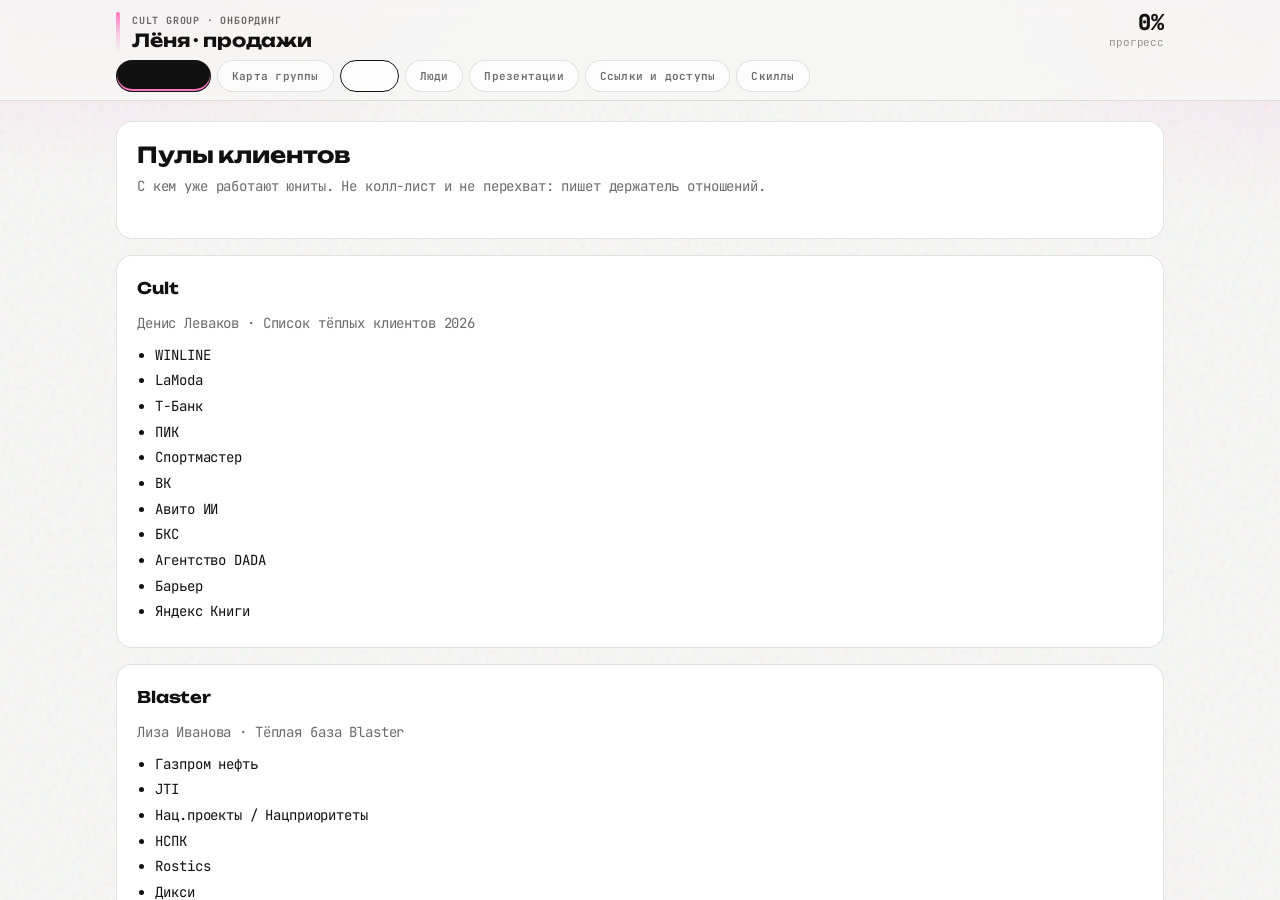
<file: onboarding-leonid/client_pools.html>
<!doctype html>
<html lang="ru">
<head>
  <meta charset="UTF-8" />
  <meta name="viewport" content="width=device-width, initial-scale=1" />
  <title>Пулы клиентов · Cult Group</title>
  <meta http-equiv="refresh" content="0; url=index.html?pools" />
  <link href="https://fonts.googleapis.com/css2?family=JetBrains+Mono:wght@400;500;600;700&family=Unbounded:wght@700;800&display=swap" rel="stylesheet" />
  <style>
    body { font-family: "JetBrains Mono", monospace; padding: 24px; background: #F7F7F6; }
    a { color: #F974BE; }
  </style>
</head>
<body>
  <p>Пулы переехали в меню онбординга. <a href="index.html?pools">Открыть раздел «Пулы»</a></p>
</body>
</html>
</file>
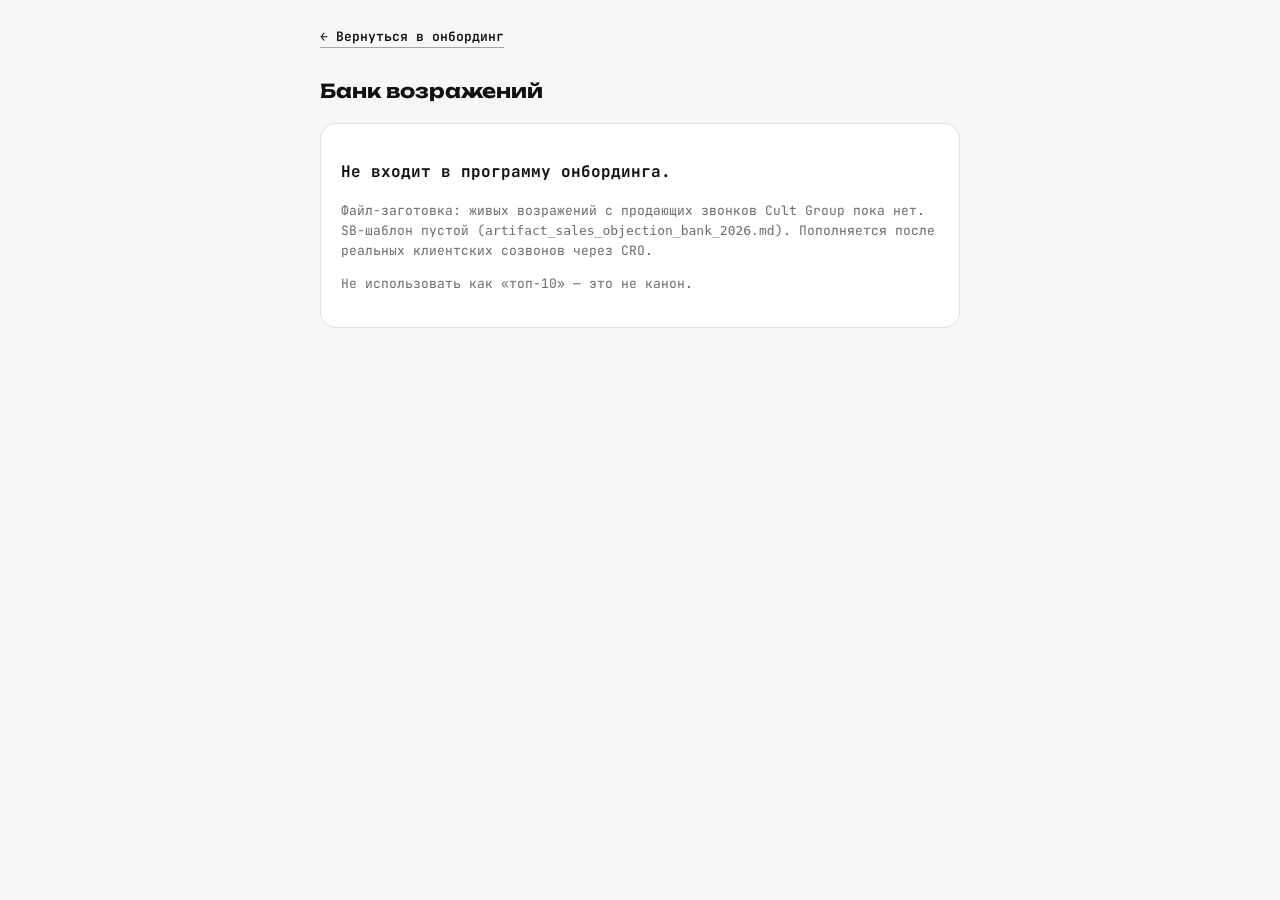
<file: onboarding-leonid/objections_top10.html>
<!doctype html>
<html lang="ru">
<head>
  <meta charset="UTF-8" />
  <meta name="viewport" content="width=device-width, initial-scale=1" />
  <title>Банк возражений · заготовка</title>
  <link href="https://fonts.googleapis.com/css2?family=JetBrains+Mono:wght@400;500;600;700&family=Unbounded:wght@700;800&display=swap" rel="stylesheet" />
  <style>
    :root {
      --bg: #F7F7F6; --card: #FFFFFF; --text: #111111; --muted: rgba(17,17,17,0.62);
      --accent: #F974BE; --border: rgba(17,17,17,0.12);
      --font-display: Unbounded, system-ui, sans-serif;
      --font-ui: "JetBrains Mono", ui-monospace, monospace;
    }
    * { box-sizing: border-box; }
    body {
      margin: 0; font-family: var(--font-ui); background: var(--bg); color: var(--text);
      line-height: 1.55; padding: 24px 16px 48px;
    }
    .wrap { max-width: 640px; margin: 0 auto; }
    h1 { font-family: var(--font-display); font-size: 1.2rem; }
    .card { background: var(--card); border: 1px solid var(--border); border-radius: 16px; padding: 20px; margin: 16px 0; }
    .note { font-size: 13px; color: var(--muted); }
    a { color: var(--accent); }
    .back { display: inline-block; margin-bottom: 16px; font-size: 13px; font-weight: 600; text-decoration: none; color: var(--text); border-bottom: 1px solid var(--accent); }
  </style>
</head>
<body>
  <div class="wrap">
    <a class="back" href="index.html">← Вернуться в онбординг</a>
    <h1>Банк возражений</h1>
    <div class="card">
      <p><strong>Не входит в программу онбординга.</strong></p>
      <p class="note">Файл-заготовка: живых возражений с продающих звонков Cult Group пока нет. SB-шаблон пустой (<code>artifact_sales_objection_bank_2026.md</code>). Пополняется после реальных клиентских созвонов через CRO.</p>
      <p class="note">Не использовать как «топ-10» — это не канон.</p>
    </div>
  </div>
</body>
</html>
</file>
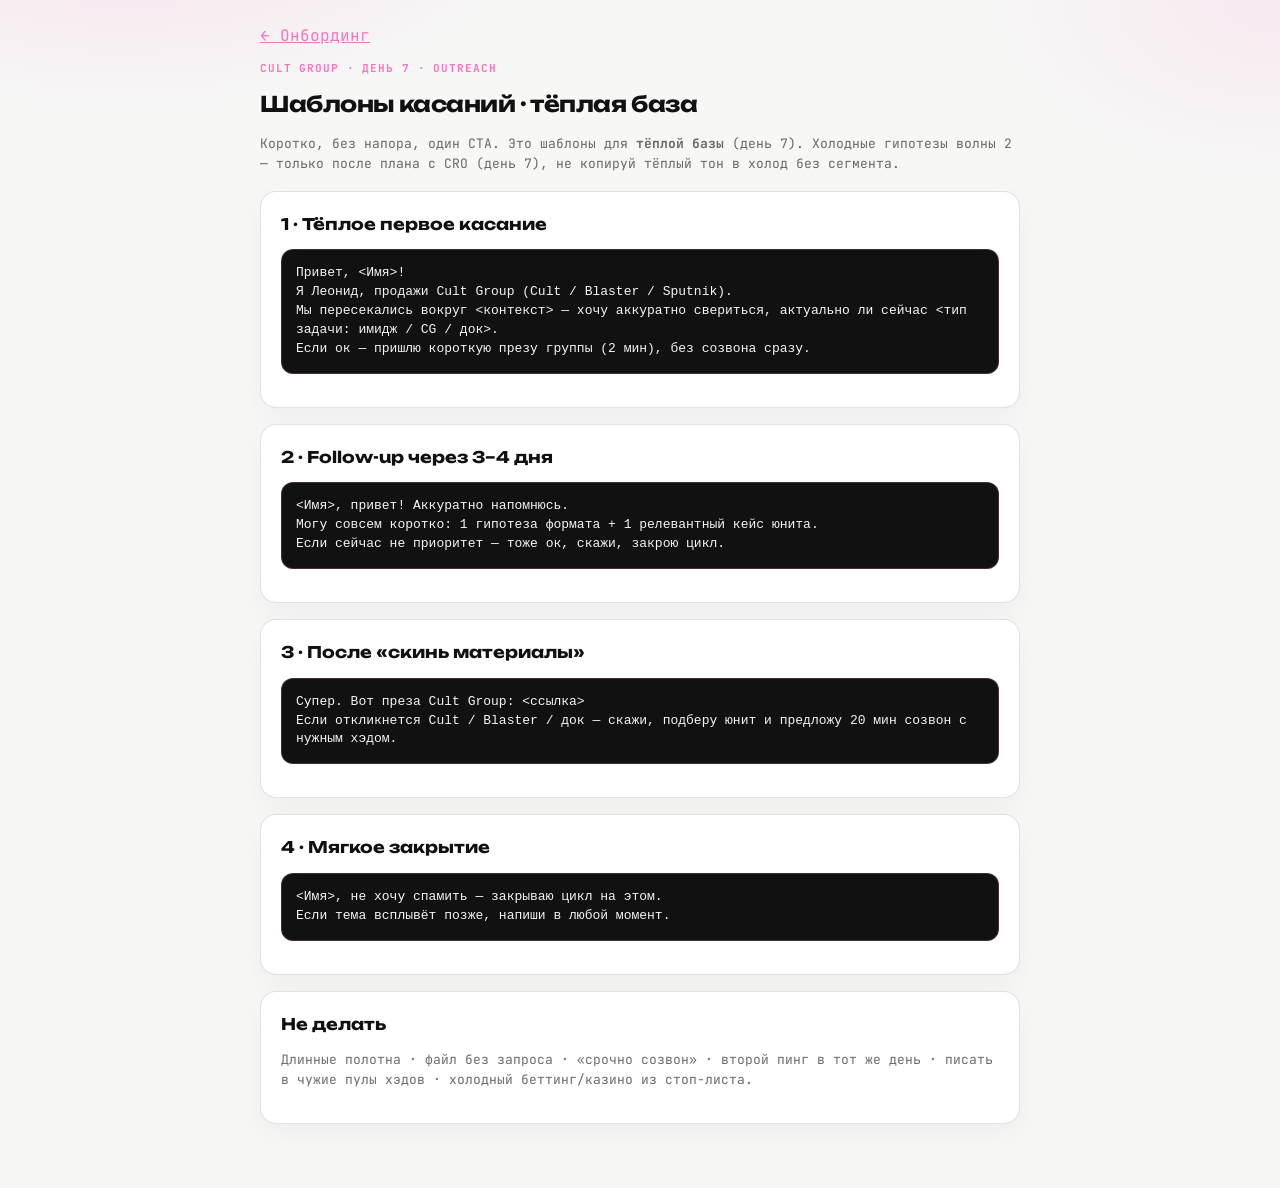
<file: onboarding-leonid/outreach_templates.html>
<!doctype html>
<html lang="ru">
<head>
  <meta charset="UTF-8" />
  <meta name="viewport" content="width=device-width, initial-scale=1" />
  <title>Касания · шаблоны Cult Group</title>
  <link href="https://fonts.googleapis.com/css2?family=JetBrains+Mono:wght@400;500;600;700&family=Unbounded:wght@700;800&display=swap" rel="stylesheet" />
  <style>
    :root {
      --bg: #F7F7F6; --card: #FFFFFF; --text: #111111; --muted: rgba(17,17,17,0.62);
      --accent: #F974BE; --border: rgba(17,17,17,0.12);
      --font-display: Unbounded, system-ui, sans-serif;
      --font-ui: "JetBrains Mono", ui-monospace, monospace;
    }
    * { box-sizing: border-box; }
    body {
      margin: 0; font-family: var(--font-ui); background: var(--bg); color: var(--text);
      line-height: 1.55; padding: 24px 16px 48px; -webkit-font-smoothing: antialiased;
      background-image:
        radial-gradient(800px 420px at 10% -10%, rgba(249,116,190,0.18), transparent 55%),
        radial-gradient(600px 360px at 100% 0%, rgba(249,116,190,0.1), transparent 50%);
    }
    .wrap { max-width: 760px; margin: 0 auto; position: relative; }
    h1 { font-family: var(--font-display); font-size: 1.35rem; margin: 0 0 8px; letter-spacing: -0.02em; }
    h2 { font-family: var(--font-display); font-size: 1rem; margin: 0 0 12px; }
    .tag { font-family: var(--font-ui); font-size: 11px; color: var(--accent); text-transform: uppercase; letter-spacing: .08em; font-weight: 700; }
    .card { background: var(--card); border: 1px solid var(--border); border-radius: 16px; padding: 20px; margin: 16px 0; box-shadow: 0 10px 30px rgba(17,17,17,0.04); }
    .note { font-size: 13px; color: var(--muted); }
    a { color: var(--accent); }
    .back { display: inline-block; margin-bottom: 16px; font-size: 13px; font-weight: 600; text-decoration: none; color: var(--text); border-bottom: 1px solid var(--accent); }
    table { width: 100%; border-collapse: collapse; font-size: 14px; margin: 12px 0; }
    th, td { border: 1px solid var(--border); padding: 8px 10px; text-align: left; vertical-align: top; }
    th { background: rgba(249,116,190,0.08); font-weight: 600; }
    ul, ol { margin: 0; padding-left: 1.2rem; }
    li { margin: 6px 0; }
    pre { white-space: pre-wrap; background: #111; color: #f5f5f5; border-radius: 12px; padding: 14px; font-size: 13px; line-height: 1.45; border: 1px solid rgba(249,116,190,0.25); }
    .badge { display:inline-block; font-size:11px; padding:2px 8px; border-radius:999px; border:1px solid var(--border); font-family: var(--font-ui); }
    .ok { color: #1F7A4C; } .warn { color: #9A3412; }
    code { font-family: var(--font-ui); font-size: 12px; }

  </style>
</head>
<body>
  <div class="wrap">
    <a href="index.html">← Онбординг</a>
    <p class="tag">Cult Group · день 7 · outreach</p>
    <h1>Шаблоны касаний · тёплая база</h1>
    <p class="note">Коротко, без напора, один CTA. Это шаблоны для <strong>тёплой базы</strong> (день 7). Холодные гипотезы волны 2 — только после плана с CRO (день 7), не копируй тёплый тон в холод без сегмента.</p>

    <div class="card">
      <h2>1 · Тёплое первое касание</h2>
      <pre>Привет, &lt;Имя&gt;!
Я Леонид, продажи Cult Group (Cult / Blaster / Sputnik).
Мы пересекались вокруг &lt;контекст&gt; — хочу аккуратно свериться, актуально ли сейчас &lt;тип задачи: имидж / CG / док&gt;.
Если ок — пришлю короткую презу группы (2 мин), без созвона сразу.</pre>
    </div>

    <div class="card">
      <h2>2 · Follow-up через 3–4 дня</h2>
      <pre>&lt;Имя&gt;, привет! Аккуратно напомнюсь.
Могу совсем коротко: 1 гипотеза формата + 1 релевантный кейс юнита.
Если сейчас не приоритет — тоже ок, скажи, закрою цикл.</pre>
    </div>

    <div class="card">
      <h2>3 · После «скинь материалы»</h2>
      <pre>Супер. Вот преза Cult Group: &lt;ссылка&gt;
Если откликнется Cult / Blaster / док — скажи, подберу юнит и предложу 20 мин созвон с нужным хэдом.</pre>
    </div>

    <div class="card">
      <h2>4 · Мягкое закрытие</h2>
      <pre>&lt;Имя&gt;, не хочу спамить — закрываю цикл на этом.
Если тема всплывёт позже, напиши в любой момент.</pre>
    </div>

    <div class="card">
      <h2>Не делать</h2>
      <p class="note">Длинные полотна · файл без запроса · «срочно созвон» · второй пинг в тот же день · писать в чужие пулы хэдов · холодный беттинг/казино из стоп-листа.</p>
    </div>
  </div>
</body>
</html>
</file>
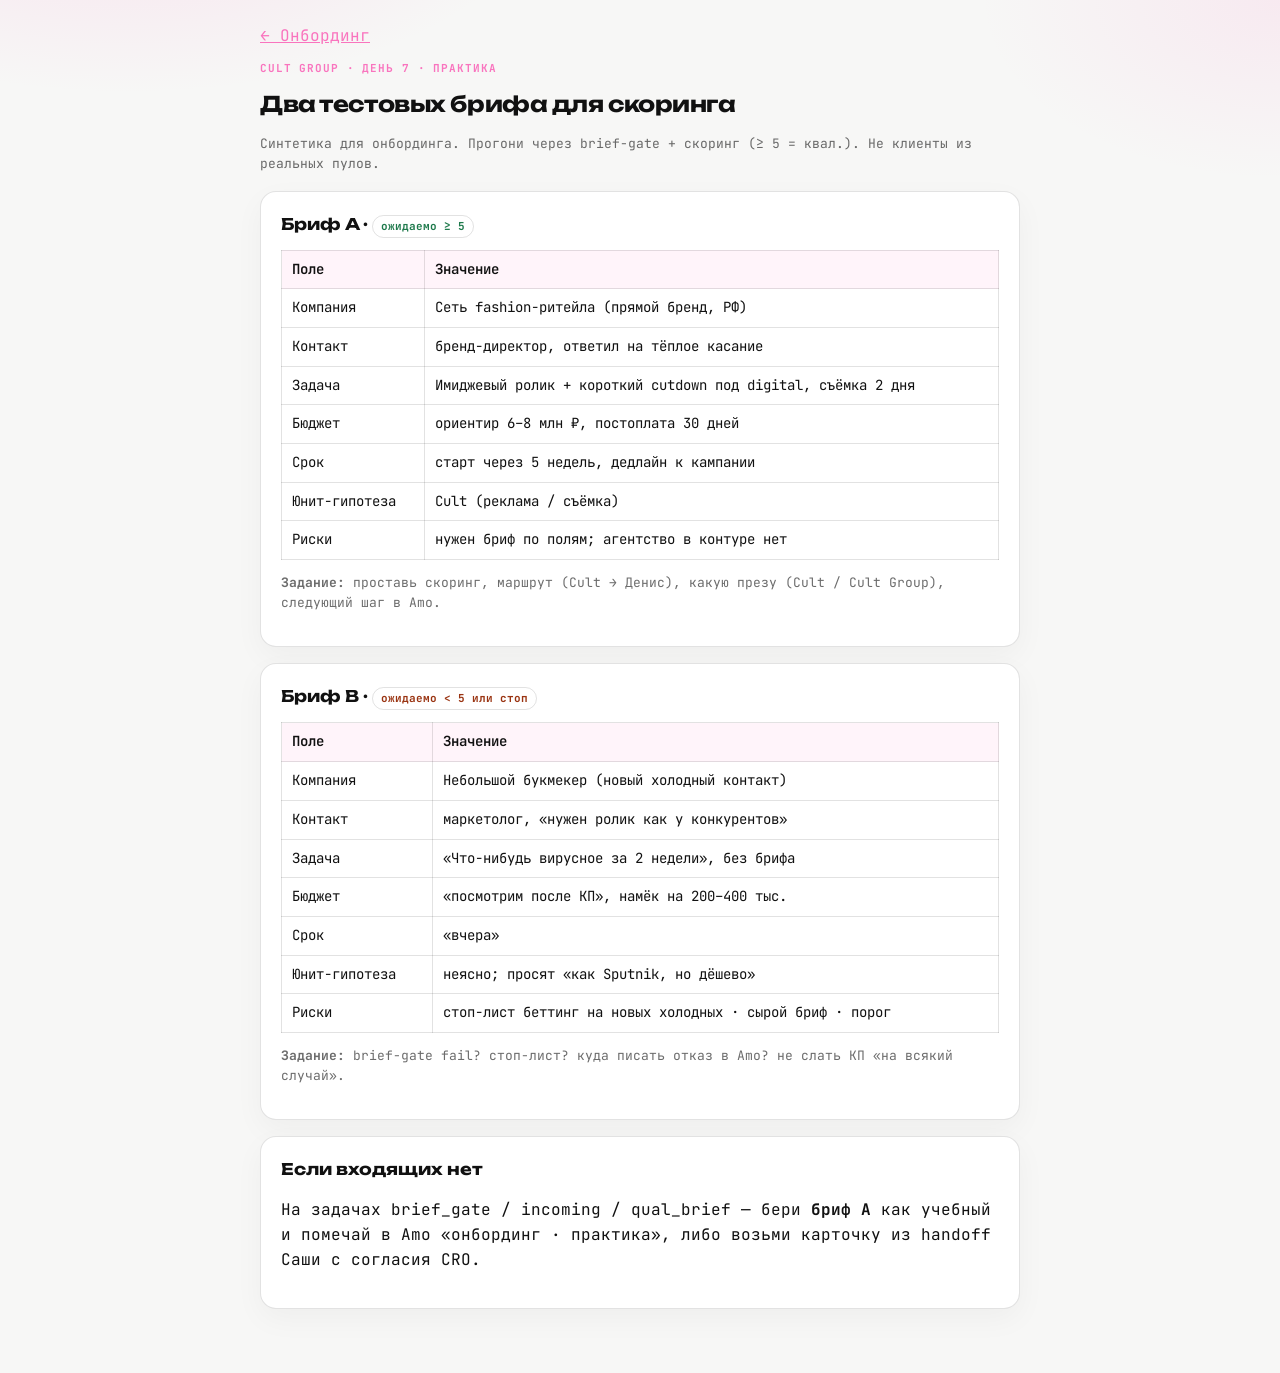
<file: onboarding-leonid/practice_briefs.html>
<!doctype html>
<html lang="ru">
<head>
  <meta charset="UTF-8" />
  <meta name="viewport" content="width=device-width, initial-scale=1" />
  <title>Практика · 2 тестовых брифа</title>
  <link href="https://fonts.googleapis.com/css2?family=JetBrains+Mono:wght@400;500;600;700&family=Unbounded:wght@700;800&display=swap" rel="stylesheet" />
  <style>
    :root {
      --bg: #F7F7F6; --card: #FFFFFF; --text: #111111; --muted: rgba(17,17,17,0.62);
      --accent: #F974BE; --border: rgba(17,17,17,0.12);
      --font-display: Unbounded, system-ui, sans-serif;
      --font-ui: "JetBrains Mono", ui-monospace, monospace;
    }
    * { box-sizing: border-box; }
    body {
      margin: 0; font-family: var(--font-ui); background: var(--bg); color: var(--text);
      line-height: 1.55; padding: 24px 16px 48px; -webkit-font-smoothing: antialiased;
      background-image:
        radial-gradient(800px 420px at 10% -10%, rgba(249,116,190,0.18), transparent 55%),
        radial-gradient(600px 360px at 100% 0%, rgba(249,116,190,0.1), transparent 50%);
    }
    .wrap { max-width: 760px; margin: 0 auto; position: relative; }
    h1 { font-family: var(--font-display); font-size: 1.35rem; margin: 0 0 8px; letter-spacing: -0.02em; }
    h2 { font-family: var(--font-display); font-size: 1rem; margin: 0 0 12px; }
    .tag { font-family: var(--font-ui); font-size: 11px; color: var(--accent); text-transform: uppercase; letter-spacing: .08em; font-weight: 700; }
    .card { background: var(--card); border: 1px solid var(--border); border-radius: 16px; padding: 20px; margin: 16px 0; box-shadow: 0 10px 30px rgba(17,17,17,0.04); }
    .note { font-size: 13px; color: var(--muted); }
    a { color: var(--accent); }
    .back { display: inline-block; margin-bottom: 16px; font-size: 13px; font-weight: 600; text-decoration: none; color: var(--text); border-bottom: 1px solid var(--accent); }
    table { width: 100%; border-collapse: collapse; font-size: 14px; margin: 12px 0; }
    th, td { border: 1px solid var(--border); padding: 8px 10px; text-align: left; vertical-align: top; }
    th { background: rgba(249,116,190,0.08); font-weight: 600; }
    ul, ol { margin: 0; padding-left: 1.2rem; }
    li { margin: 6px 0; }
    pre { white-space: pre-wrap; background: #111; color: #f5f5f5; border-radius: 12px; padding: 14px; font-size: 13px; line-height: 1.45; border: 1px solid rgba(249,116,190,0.25); }
    .badge { display:inline-block; font-size:11px; padding:2px 8px; border-radius:999px; border:1px solid var(--border); font-family: var(--font-ui); }
    .ok { color: #1F7A4C; } .warn { color: #9A3412; }
    code { font-family: var(--font-ui); font-size: 12px; }

  </style>
</head>
<body>
  <div class="wrap">
    <a href="index.html">← Онбординг</a>
    <p class="tag">Cult Group · день 7 · практика</p>
    <h1>Два тестовых брифа для скоринга</h1>
    <p class="note">Синтетика для онбординга. Прогони через brief-gate + скоринг (≥ 5 = квал.). Не клиенты из реальных пулов.</p>

    <div class="card">
      <h2>Бриф A · <span class="badge ok">ожидаемо ≥ 5</span></h2>
      <table>
        <tr><th>Поле</th><th>Значение</th></tr>
        <tr><td>Компания</td><td>Сеть fashion-ритейла (прямой бренд, РФ)</td></tr>
        <tr><td>Контакт</td><td>бренд-директор, ответил на тёплое касание</td></tr>
        <tr><td>Задача</td><td>Имиджевый ролик + короткий cutdown под digital, съёмка 2 дня</td></tr>
        <tr><td>Бюджет</td><td>ориентир 6–8 млн ₽, постоплата 30 дней</td></tr>
        <tr><td>Срок</td><td>старт через 5 недель, дедлайн к кампании</td></tr>
        <tr><td>Юнит-гипотеза</td><td>Cult (реклама / съёмка)</td></tr>
        <tr><td>Риски</td><td>нужен бриф по полям; агентство в контуре нет</td></tr>
      </table>
      <p class="note"><strong>Задание:</strong> проставь скоринг, маршрут (Cult → Денис), какую презу (Cult / Cult Group), следующий шаг в Amo.</p>
    </div>

    <div class="card">
      <h2>Бриф B · <span class="badge warn">ожидаемо &lt; 5 или стоп</span></h2>
      <table>
        <tr><th>Поле</th><th>Значение</th></tr>
        <tr><td>Компания</td><td>Небольшой букмекер (новый холодный контакт)</td></tr>
        <tr><td>Контакт</td><td>маркетолог, «нужен ролик как у конкурентов»</td></tr>
        <tr><td>Задача</td><td>«Что-нибудь вирусное за 2 недели», без брифа</td></tr>
        <tr><td>Бюджет</td><td>«посмотрим после КП», намёк на 200–400 тыс.</td></tr>
        <tr><td>Срок</td><td>«вчера»</td></tr>
        <tr><td>Юнит-гипотеза</td><td>неясно; просят «как Sputnik, но дёшево»</td></tr>
        <tr><td>Риски</td><td>стоп-лист беттинг на новых холодных · сырой бриф · порог</td></tr>
      </table>
      <p class="note"><strong>Задание:</strong> brief-gate fail? стоп-лист? куда писать отказ в Amo? не слать КП «на всякий случай».</p>
    </div>

    <div class="card">
      <h2>Если входящих нет</h2>
      <p>На задачах brief_gate / incoming / qual_brief — бери <strong>бриф A</strong> как учебный и помечай в Amo «онбординг · практика», либо возьми карточку из handoff Саши с согласия CRO.</p>
    </div>
  </div>
</body>
</html>
</file>
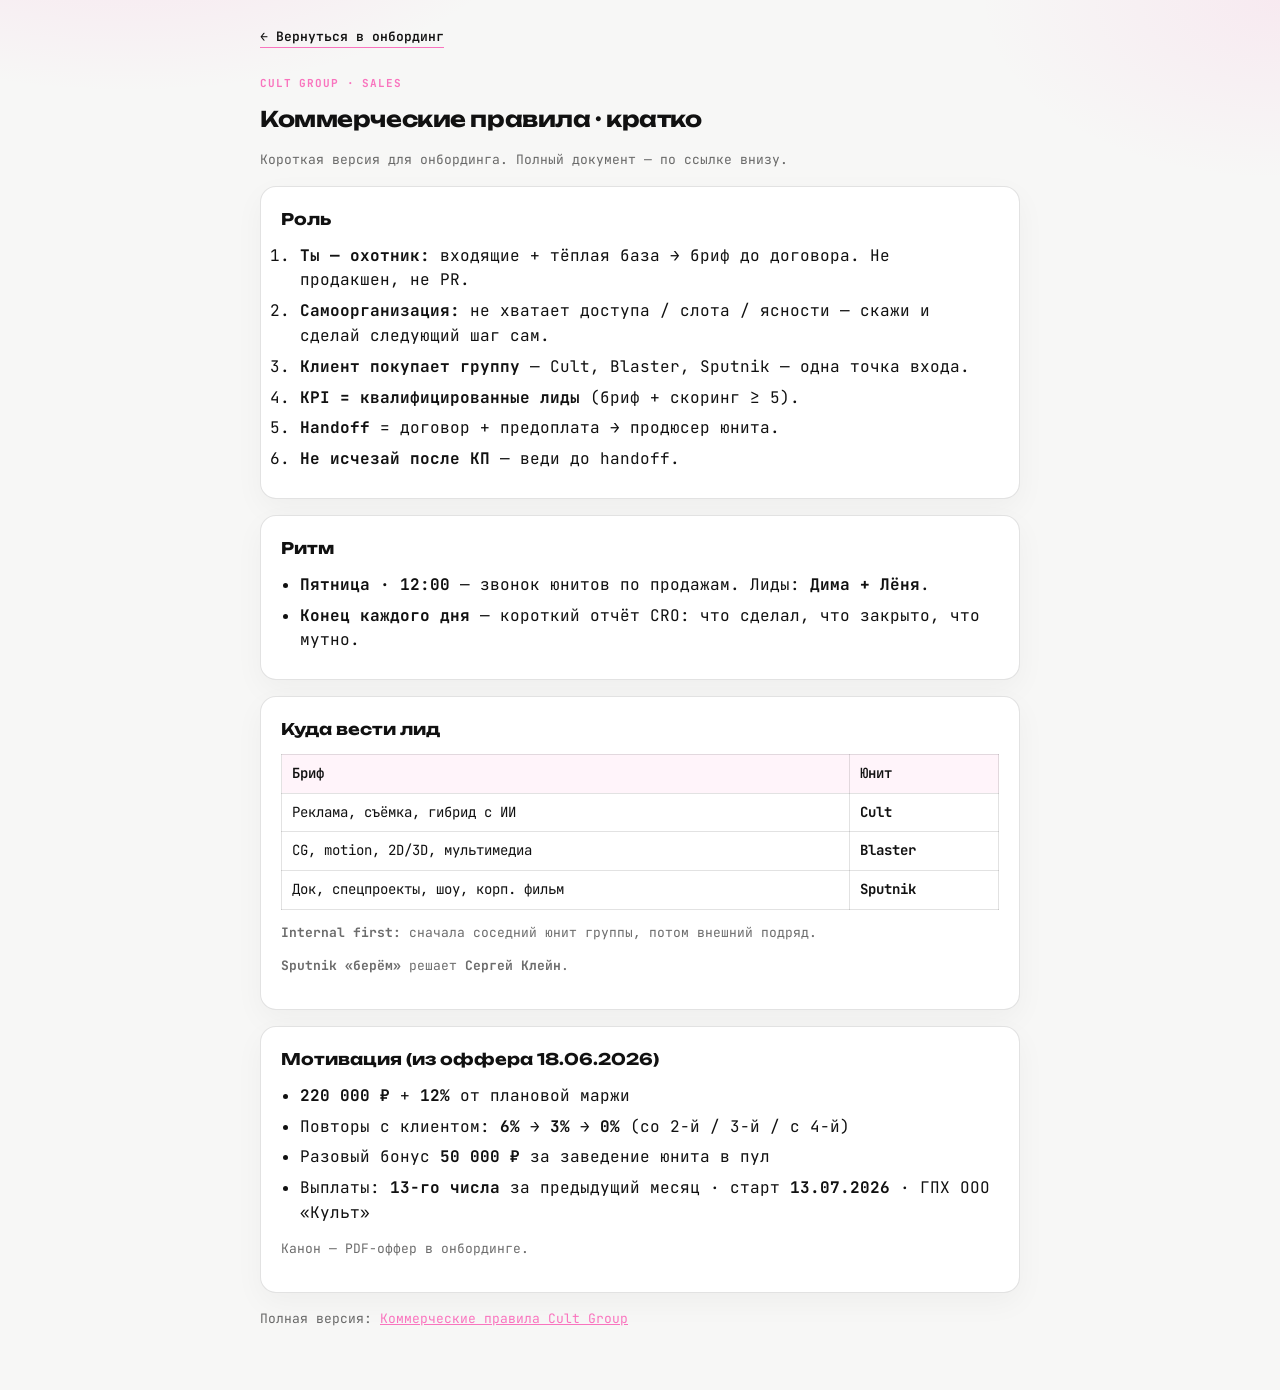
<file: onboarding-leonid/rules-summary.html>
<!doctype html>
<html lang="ru">
<head>
  <meta charset="UTF-8" />
  <meta name="viewport" content="width=device-width, initial-scale=1" />
  <title>Коммерческие правила · кратко</title>
  <link href="https://fonts.googleapis.com/css2?family=JetBrains+Mono:wght@400;500;600;700&family=Unbounded:wght@700;800&display=swap" rel="stylesheet" />
  <style>
    :root {
      --bg: #F7F7F6; --card: #FFFFFF; --text: #111111; --muted: rgba(17,17,17,0.62);
      --accent: #F974BE; --border: rgba(17,17,17,0.12);
      --font-display: Unbounded, system-ui, sans-serif;
      --font-ui: "JetBrains Mono", ui-monospace, monospace;
    }
    * { box-sizing: border-box; }
    body {
      margin: 0; font-family: var(--font-ui); background: var(--bg); color: var(--text);
      line-height: 1.55; padding: 24px 16px 48px; -webkit-font-smoothing: antialiased;
      background-image:
        radial-gradient(800px 420px at 10% -10%, rgba(249,116,190,0.18), transparent 55%),
        radial-gradient(600px 360px at 100% 0%, rgba(249,116,190,0.1), transparent 50%);
    }
    .wrap { max-width: 760px; margin: 0 auto; position: relative; }
    h1 { font-family: var(--font-display); font-size: 1.35rem; margin: 0 0 8px; letter-spacing: -0.02em; }
    h2 { font-family: var(--font-display); font-size: 1rem; margin: 0 0 12px; }
    .tag { font-family: var(--font-ui); font-size: 11px; color: var(--accent); text-transform: uppercase; letter-spacing: .08em; font-weight: 700; }
    .card { background: var(--card); border: 1px solid var(--border); border-radius: 16px; padding: 20px; margin: 16px 0; box-shadow: 0 10px 30px rgba(17,17,17,0.04); }
    .note { font-size: 13px; color: var(--muted); }
    a { color: var(--accent); }
    .back { display: inline-block; margin-bottom: 16px; font-size: 13px; font-weight: 600; text-decoration: none; color: var(--text); border-bottom: 1px solid var(--accent); }
    table { width: 100%; border-collapse: collapse; font-size: 14px; margin: 12px 0; }
    th, td { border: 1px solid var(--border); padding: 8px 10px; text-align: left; vertical-align: top; }
    th { background: rgba(249,116,190,0.08); font-weight: 600; }
    ul, ol { margin: 0; padding-left: 1.2rem; }
    li { margin: 6px 0; }
  </style>
</head>
<body>
  <div class="wrap">
    <a class="back" href="index.html">← Вернуться в онбординг</a>
    <p class="tag">Cult Group · sales</p>
    <h1>Коммерческие правила · кратко</h1>
    <p class="note">Короткая версия для онбординга. Полный документ — по ссылке внизу.</p>

    <div class="card">
      <h2>Роль</h2>
      <ol>
        <li><strong>Ты — охотник:</strong> входящие + тёплая база → бриф до договора. Не продакшен, не PR.</li>
        <li><strong>Самоорганизация:</strong> не хватает доступа / слота / ясности — скажи и сделай следующий шаг сам.</li>
        <li><strong>Клиент покупает группу</strong> — Cult, Blaster, Sputnik — одна точка входа.</li>
        <li><strong>KPI = квалифицированные лиды</strong> (бриф + скоринг ≥ 5).</li>
        <li><strong>Handoff</strong> = договор + предоплата → продюсер юнита.</li>
        <li><strong>Не исчезай после КП</strong> — веди до handoff.</li>
      </ol>
    </div>

    <div class="card">
      <h2>Ритм</h2>
      <ul>
        <li><strong>Пятница · 12:00</strong> — звонок юнитов по продажам. Лиды: <strong>Дима + Лёня</strong>.</li>
        <li><strong>Конец каждого дня</strong> — короткий отчёт CRO: что сделал, что закрыто, что мутно.</li>
      </ul>
    </div>

    <div class="card">
      <h2>Куда вести лид</h2>
      <table>
        <tr><th>Бриф</th><th>Юнит</th></tr>
        <tr><td>Реклама, съёмка, гибрид с ИИ</td><td><strong>Cult</strong></td></tr>
        <tr><td>CG, motion, 2D/3D, мультимедиа</td><td><strong>Blaster</strong></td></tr>
        <tr><td>Док, спецпроекты, шоу, корп. фильм</td><td><strong>Sputnik</strong></td></tr>
      </table>
      <p class="note"><strong>Internal first:</strong> сначала соседний юнит группы, потом внешний подряд.</p>
      <p class="note"><strong>Sputnik «берём»</strong> решает <strong>Сергей Клейн</strong>.</p>
    </div>

    <div class="card">
      <h2>Мотивация (из оффера 18.06.2026)</h2>
      <ul>
        <li><strong>220 000 ₽</strong> + <strong>12%</strong> от плановой маржи</li>
        <li>Повторы с клиентом: <strong>6% → 3% → 0%</strong> (со 2-й / 3-й / с 4-й)</li>
        <li>Разовый бонус <strong>50 000 ₽</strong> за заведение юнита в пул</li>
        <li>Выплаты: <strong>13-го числа</strong> за предыдущий месяц · старт <strong>13.07.2026</strong> · ГПХ ООО «Культ»</li>
      </ul>
      <p class="note">Канон — PDF-оффер в онбординге.</p>
    </div>

    <p class="note">Полная версия: <a href="https://docs.google.com/document/d/1Mu4yY-2t8kD-3KCamGuo8VUBPqjvb1yuBsmOwSlvmaM/edit?tab=t.0#heading=h.peq3uhpks7zz" target="_blank" rel="noopener">Коммерческие правила Cult Group</a></p>
  </div>
</body>
</html>
</file>
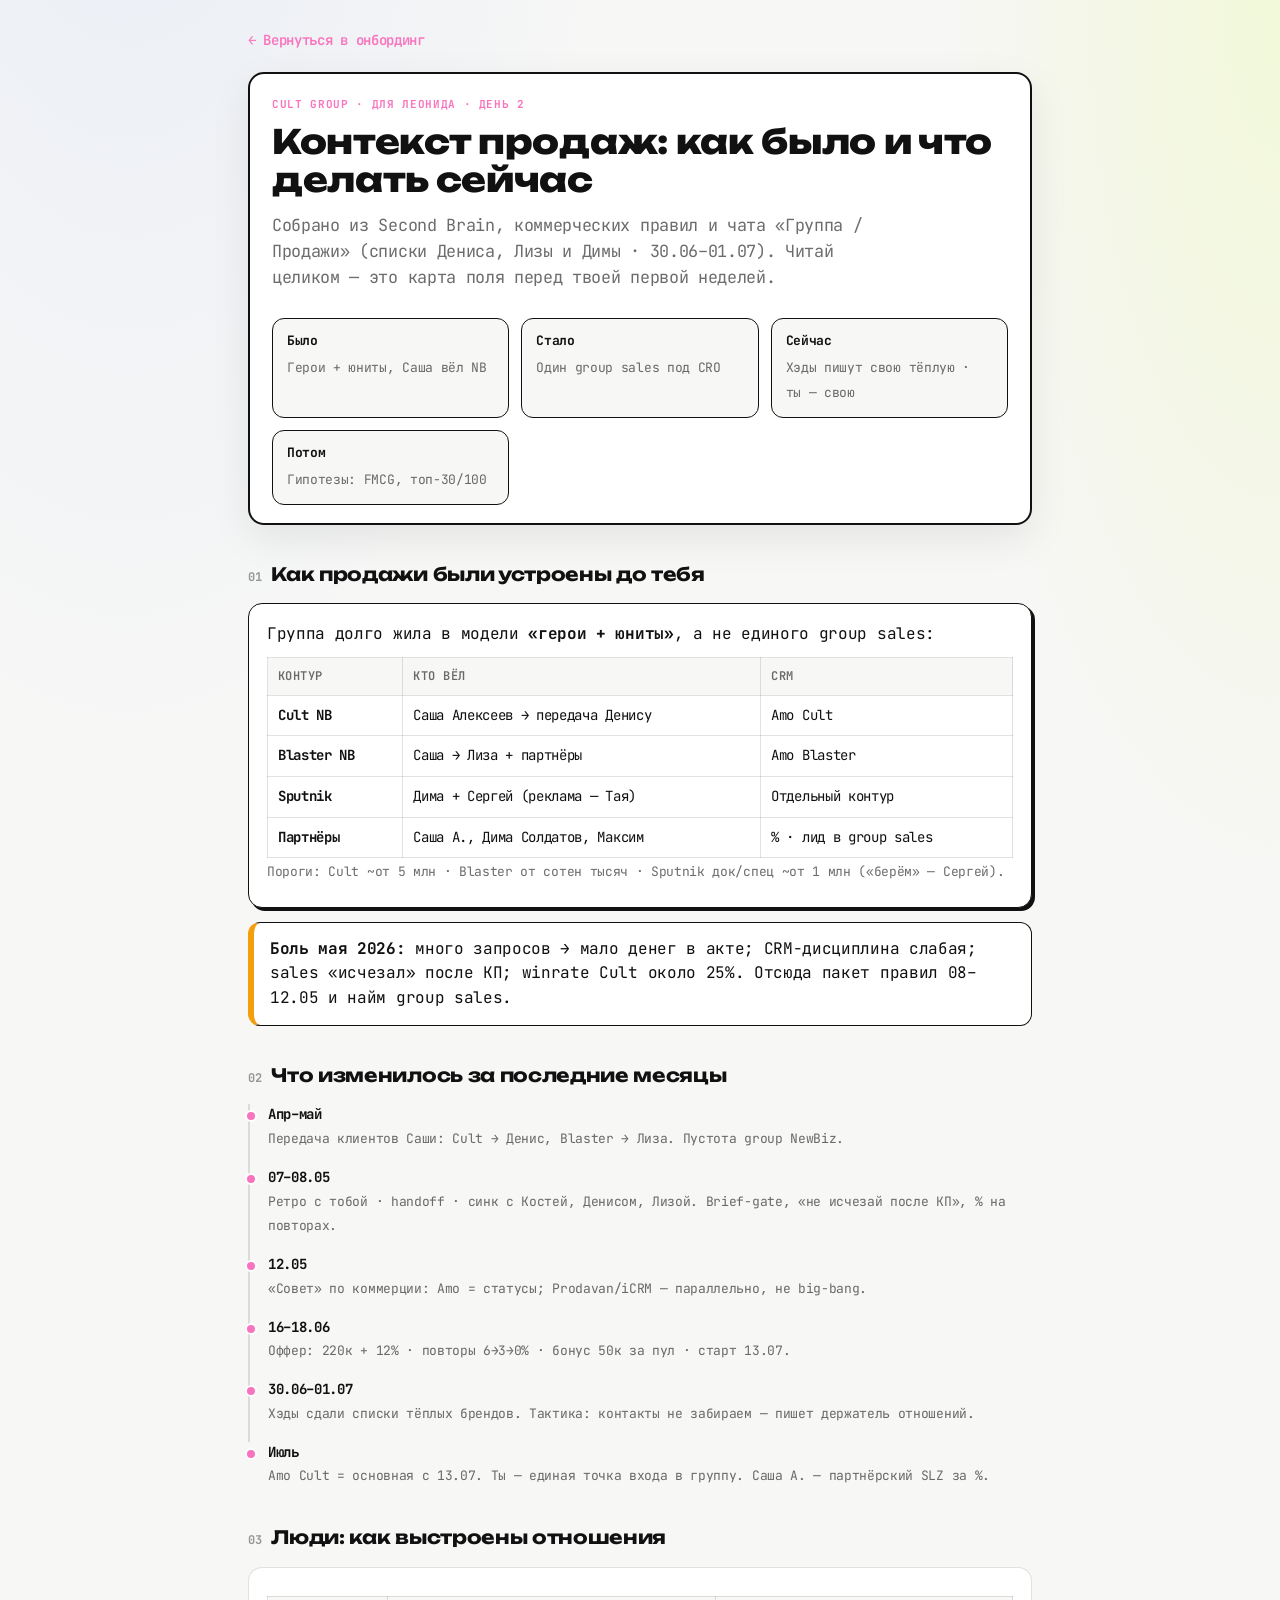
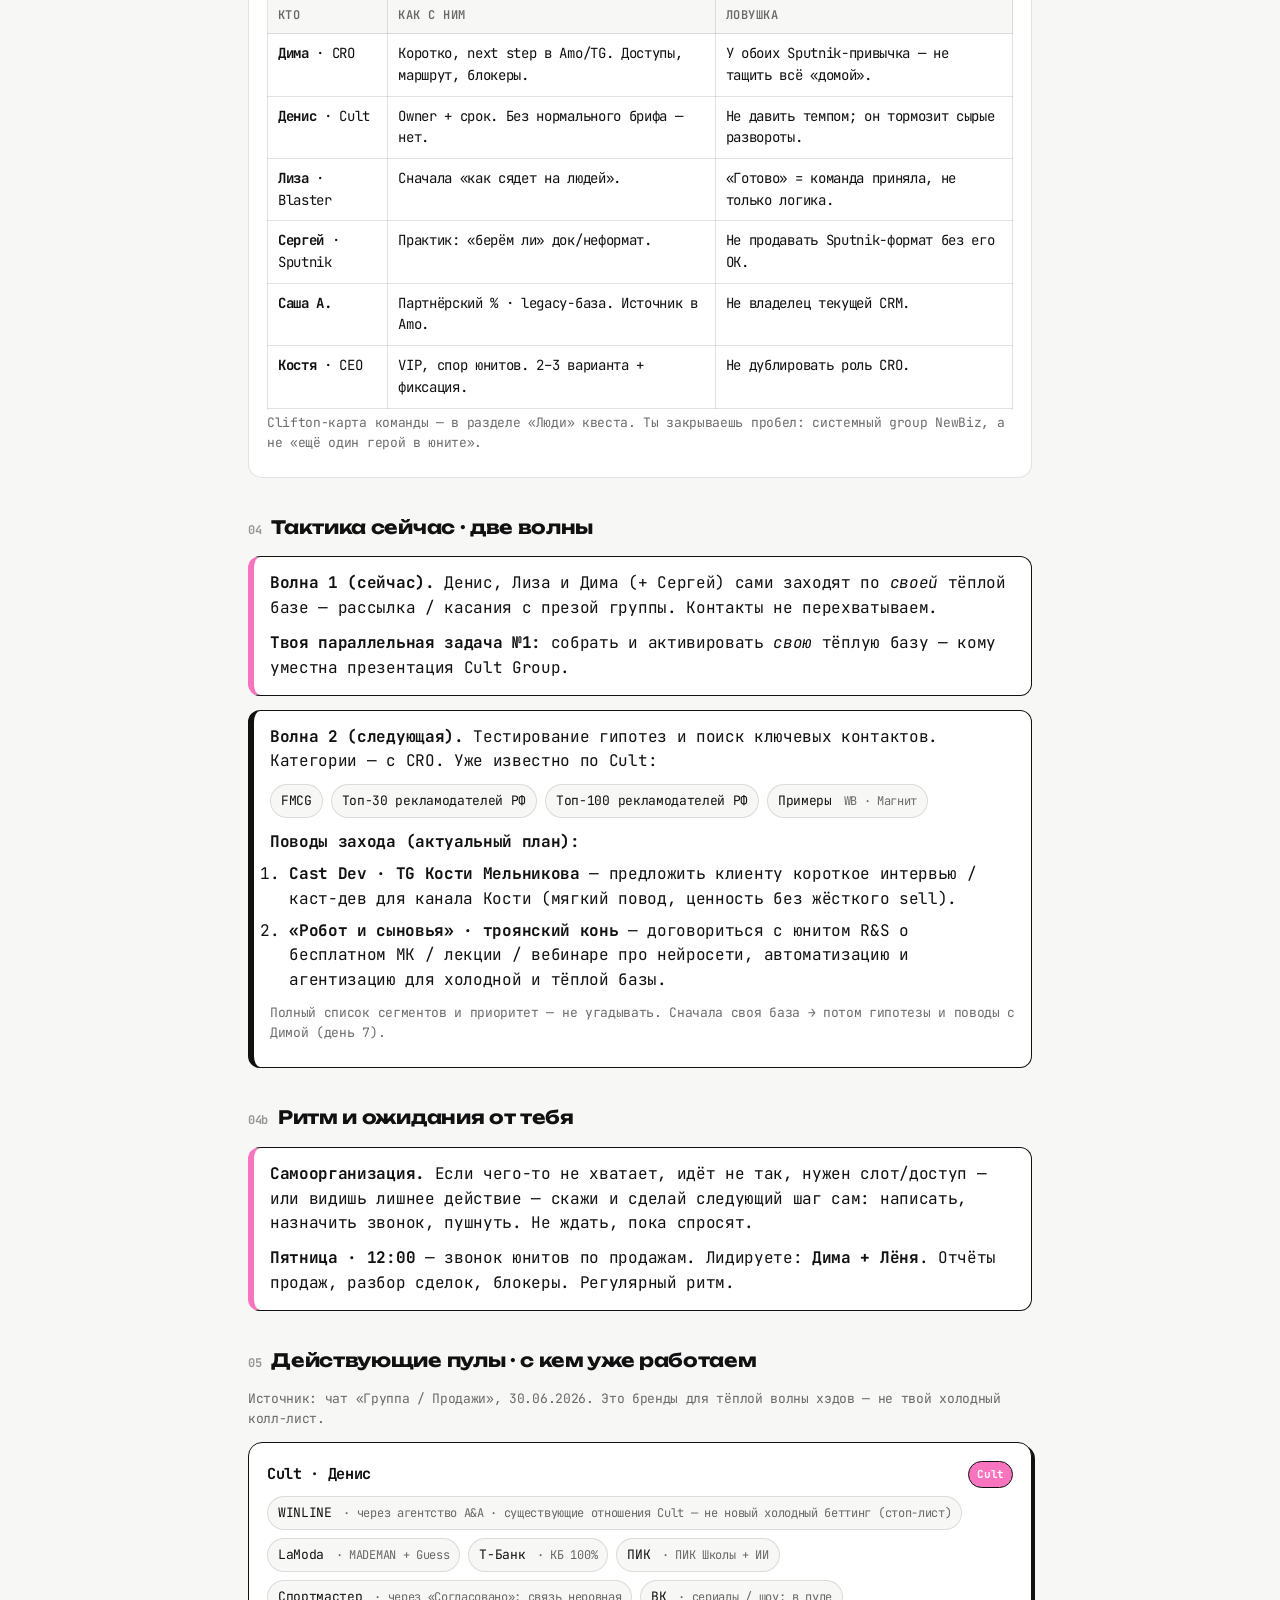
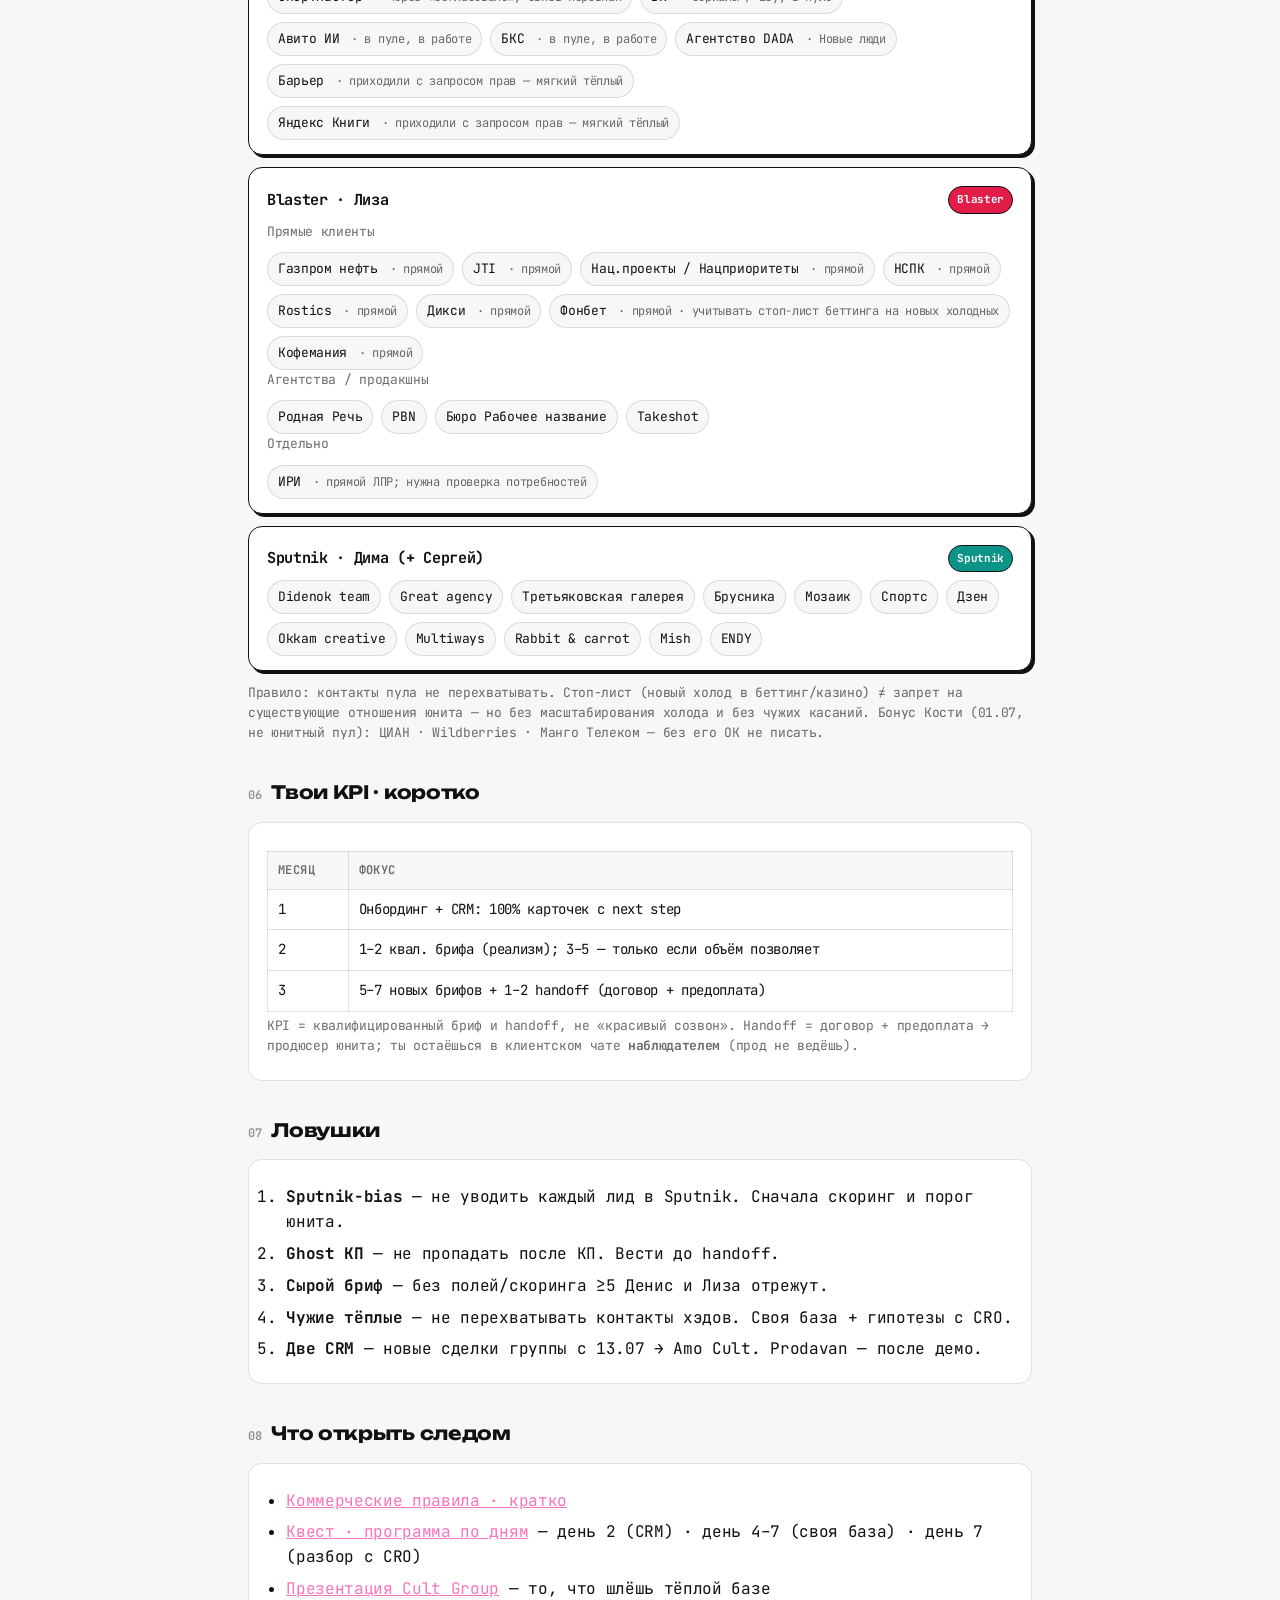
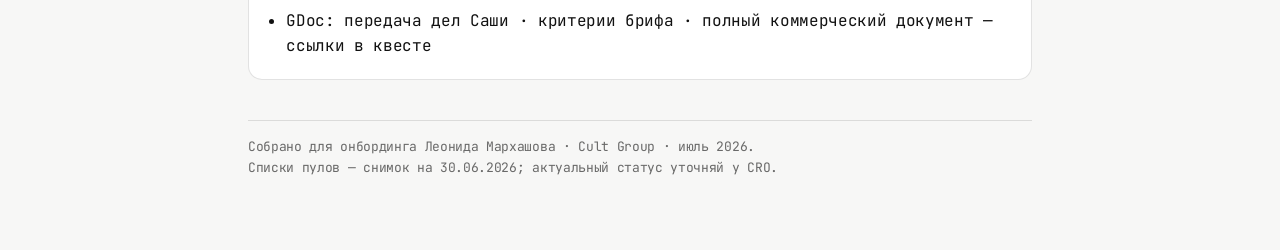
<file: onboarding-leonid/sales_context.html>
<!doctype html>
<html lang="ru">
<head>
  <meta charset="UTF-8" />
  <meta name="viewport" content="width=device-width, initial-scale=1" />
  <meta http-equiv="Cache-Control" content="no-cache, no-store, must-revalidate" />
  <title>Контекст продаж · Cult Group</title>
  <link rel="preconnect" href="https://fonts.googleapis.com" />
  <link rel="preconnect" href="https://fonts.gstatic.com" crossorigin />
  <link href="https://fonts.googleapis.com/css2?family=JetBrains+Mono:wght@400;500;600;700&family=Unbounded:wght@600;700;800&display=swap" rel="stylesheet" />
  <style>
    :root {
      --ivory: #F7F7F6;
      --paper: #FFFFFF;
      --ink: #111111;
      --muted: rgba(17, 17, 17, 0.62);
      --soft: rgba(17, 17, 17, 0.42);
      --line: rgba(17, 17, 17, 0.12);
      --blue: #F974BE;
      --lime: #F974BE;
      --cult: #F974BE;
      --blaster: #E11D48;
      --sputnik: #0D9488;
      --accent: #F974BE;
      --shadow: 0 14px 40px rgba(17, 17, 17, 0.08);
    }
    * { box-sizing: border-box; }
    html, body { margin: 0; padding: 0; }
    body {
      font-family: "JetBrains Mono", ui-monospace, monospace;
      background:
        radial-gradient(ellipse 80% 50% at 10% -10%, rgba(37, 99, 235, 0.08), transparent 50%),
        radial-gradient(ellipse 60% 40% at 100% 0%, rgba(200, 255, 0, 0.12), transparent 45%),
        var(--ivory);
      color: var(--ink);
      line-height: 1.55;
      letter-spacing: -0.02em;
    }
    .wrap { max-width: 820px; margin: 0 auto; padding: 28px 18px 72px; }
    .back {
      display: inline-flex; align-items: center; gap: 6px;
      font-size: 14px; color: var(--blue); text-decoration: none; font-weight: 600;
      margin-bottom: 20px;
    }
    .back:hover { text-decoration: underline; }
    .mono {
      font-family: "JetBrains Mono", monospace;
      font-size: 11px; letter-spacing: 0.06em; text-transform: uppercase;
      color: var(--blue); font-weight: 700;
    }
    h1 {
      font-family: Unbounded, sans-serif;
      font-size: clamp(1.55rem, 4vw, 2.1rem);
      line-height: 1.15; margin: 8px 0 12px; font-weight: 800;
    }
    .lede { font-size: 1.05rem; color: var(--muted); max-width: 38em; margin: 0 0 28px; }
    .hero {
      background: var(--paper);
      border: 2px solid var(--ink);
      box-shadow: var(--shadow);
      border-radius: 16px;
      padding: 22px 22px 18px;
      margin-bottom: 28px;
    }
    .hero-grid {
      display: grid; gap: 12px;
      grid-template-columns: repeat(auto-fit, minmax(180px, 1fr));
      margin-top: 16px;
    }
    .chip {
      border: 1.5px solid var(--ink);
      border-radius: 12px;
      padding: 12px 14px;
      background: var(--ivory);
    }
    .chip strong { display: block; font-size: 13px; margin-bottom: 4px; }
    .chip span { font-size: 13px; color: var(--muted); }
    section { margin: 36px 0; }
    h2 {
      font-family: Unbounded, sans-serif;
      font-size: 1.15rem; margin: 0 0 14px; font-weight: 700;
      display: flex; align-items: baseline; gap: 10px; flex-wrap: wrap;
    }
    h2 .n {
      font-family: "JetBrains Mono", monospace;
      font-size: 12px; color: var(--soft); font-weight: 700;
    }
    h3 { font-size: 0.95rem; margin: 18px 0 8px; }
    .card {
      background: var(--paper);
      border: 1.5px solid var(--line);
      border-radius: 14px;
      padding: 18px 18px 14px;
      margin: 12px 0;
    }
    .card.ink {
      border-color: var(--ink);
      box-shadow: 3px 3px 0 var(--ink);
    }
    ul, ol { margin: 0; padding-left: 1.2rem; }
    li { margin: 7px 0; }
    p { margin: 0 0 10px; }
    .note { font-size: 13px; color: var(--muted); }
    .callout {
      border-left: 4px solid var(--lime);
      background: #fff;
      border: 1.5px solid var(--ink);
      border-left-width: 6px;
      border-radius: 12px;
      padding: 14px 16px;
      margin: 14px 0;
    }
    .callout.warn { border-left-color: #F59E0B; }
    .callout.do { border-left-color: var(--blue); }
    table { width: 100%; border-collapse: collapse; font-size: 14px; margin: 10px 0 4px; }
    th, td { border: 1px solid var(--line); padding: 9px 10px; text-align: left; vertical-align: top; }
    th { background: var(--ivory); font-weight: 600; font-size: 12px; text-transform: uppercase; letter-spacing: 0.04em; color: var(--muted); }
    .unit-head {
      display: flex; align-items: center; justify-content: space-between; gap: 10px; flex-wrap: wrap;
      margin-bottom: 8px;
    }
    .badge {
      font-family: "JetBrains Mono", monospace;
      font-size: 11px; font-weight: 700; padding: 4px 8px; border-radius: 999px;
      border: 1.5px solid var(--ink); color: #fff;
    }
    .badge.cult { background: var(--cult); }
    .badge.blaster { background: var(--blaster); }
    .badge.sputnik { background: var(--sputnik); }
    .tags { display: flex; flex-wrap: wrap; gap: 8px; margin: 8px 0 0; }
    .tag {
      font-size: 13px; padding: 6px 10px; border-radius: 999px;
      border: 1px solid var(--line); background: var(--ivory);
    }
    .tag em { font-style: normal; color: var(--muted); font-size: 12px; margin-left: 4px; }
    .timeline { list-style: none; padding: 0; margin: 0; }
    .timeline li {
      position: relative; padding: 0 0 16px 18px; margin: 0;
      border-left: 2px solid var(--line);
    }
    .timeline li:last-child { border-left-color: transparent; padding-bottom: 0; }
    .timeline li::before {
      content: ""; position: absolute; left: -5px; top: 6px;
      width: 8px; height: 8px; border-radius: 50%; background: var(--blue);
      border: 2px solid var(--paper);
    }
    .timeline strong { display: block; font-size: 14px; }
    .timeline span { font-size: 13px; color: var(--muted); }
    a { color: var(--blue); }
    footer { margin-top: 40px; padding-top: 16px; border-top: 1px solid var(--line); font-size: 13px; color: var(--muted); }
    @media (max-width: 560px) {
      .wrap { padding: 20px 14px 56px; }
      .hero { padding: 16px; }
    }
  </style>
</head>
<body>
  <div class="wrap">
    <a class="back" href="index.html">← Вернуться в онбординг</a>

    <div class="hero">
      <p class="mono">Cult Group · для Леонида · день 2</p>
      <h1>Контекст продаж: как было и что делать сейчас</h1>
      <p class="lede">
        Собрано из Second Brain, коммерческих правил и чата «Группа / Продажи»
        (списки Дениса, Лизы и Димы · 30.06–01.07). Читай целиком — это карта поля перед твоей первой неделей.
      </p>
      <div class="hero-grid">
        <div class="chip"><strong>Было</strong><span>Герои + юниты, Саша вёл NB</span></div>
        <div class="chip"><strong>Стало</strong><span>Один group sales под CRO</span></div>
        <div class="chip"><strong>Сейчас</strong><span>Хэды пишут свою тёплую · ты — свою</span></div>
        <div class="chip"><strong>Потом</strong><span>Гипотезы: FMCG, топ-30/100</span></div>
      </div>
    </div>

    <section>
      <h2><span class="n">01</span> Как продажи были устроены до тебя</h2>
      <div class="card ink">
        <p>Группа долго жила в модели <strong>«герои + юниты»</strong>, а не единого group sales:</p>
        <table>
          <tr><th>Контур</th><th>Кто вёл</th><th>CRM</th></tr>
          <tr><td><strong>Cult NB</strong></td><td>Саша Алексеев → передача Денису</td><td>Amo Cult</td></tr>
          <tr><td><strong>Blaster NB</strong></td><td>Саша → Лиза + партнёры</td><td>Amo Blaster</td></tr>
          <tr><td><strong>Sputnik</strong></td><td>Дима + Сергей (реклама — Тая)</td><td>Отдельный контур</td></tr>
          <tr><td><strong>Партнёры</strong></td><td>Саша А., Дима Солдатов, Максим</td><td>% · лид в group sales</td></tr>
        </table>
        <p class="note">Пороги: Cult ~от 5 млн · Blaster от сотен тысяч · Sputnik док/спец ~от 1 млн («берём» — Сергей).</p>
      </div>
      <div class="callout warn">
        <strong>Боль мая 2026:</strong> много запросов → мало денег в акте; CRM-дисциплина слабая;
        sales «исчезал» после КП; winrate Cult около 25%. Отсюда пакет правил 08–12.05 и найм group sales.
      </div>
    </section>

    <section>
      <h2><span class="n">02</span> Что изменилось за последние месяцы</h2>
      <ul class="timeline">
        <li><strong>Апр–май</strong><span>Передача клиентов Саши: Cult → Денис, Blaster → Лиза. Пустота group NewBiz.</span></li>
        <li><strong>07–08.05</strong><span>Ретро с тобой · handoff · синк с Костей, Денисом, Лизой. Brief-gate, «не исчезай после КП», % на повторах.</span></li>
        <li><strong>12.05</strong><span>«Совет» по коммерции: Amo = статусы; Prodavan/iCRM — параллельно, не big-bang.</span></li>
        <li><strong>16–18.06</strong><span>Оффер: 220к + 12% · повторы 6→3→0% · бонус 50к за пул · старт 13.07.</span></li>
        <li><strong>30.06–01.07</strong><span>Хэды сдали списки тёплых брендов. Тактика: контакты не забираем — пишет держатель отношений.</span></li>
        <li><strong>Июль</strong><span>Amo Cult = основная с 13.07. Ты — единая точка входа в группу. Саша А. — партнёрский SLZ за %.</span></li>
      </ul>
    </section>

    <section>
      <h2><span class="n">03</span> Люди: как выстроены отношения</h2>
      <div class="card">
        <table>
          <tr><th>Кто</th><th>Как с ним</th><th>Ловушка</th></tr>
          <tr><td><strong>Дима</strong> · CRO</td><td>Коротко, next step в Amo/TG. Доступы, маршрут, блокеры.</td><td>У обоих Sputnik-привычка — не тащить всё «домой».</td></tr>
          <tr><td><strong>Денис</strong> · Cult</td><td>Owner + срок. Без нормального брифа — нет.</td><td>Не давить темпом; он тормозит сырые развороты.</td></tr>
          <tr><td><strong>Лиза</strong> · Blaster</td><td>Сначала «как сядет на людей».</td><td>«Готово» = команда приняла, не только логика.</td></tr>
          <tr><td><strong>Сергей</strong> · Sputnik</td><td>Практик: «берём ли» док/неформат.</td><td>Не продавать Sputnik-формат без его OK.</td></tr>
          <tr><td><strong>Саша А.</strong></td><td>Партнёрский % · legacy-база. Источник в Amo.</td><td>Не владелец текущей CRM.</td></tr>
          <tr><td><strong>Костя</strong> · CEO</td><td>VIP, спор юнитов. 2–3 варианта + фиксация.</td><td>Не дублировать роль CRO.</td></tr>
        </table>
        <p class="note">Clifton-карта команды — в разделе «Люди» квеста. Ты закрываешь пробел: системный group NewBiz, а не «ещё один герой в юните».</p>
      </div>
    </section>

    <section>
      <h2><span class="n">04</span> Тактика сейчас · две волны</h2>
      <div class="callout do">
        <p><strong>Волна 1 (сейчас).</strong> Денис, Лиза и Дима (+ Сергей) сами заходят по <em>своей</em> тёплой базе — рассылка / касания с презой группы. Контакты не перехватываем.</p>
        <p style="margin:10px 0 0"><strong>Твоя параллельная задача №1:</strong> собрать и активировать <em>свою</em> тёплую базу — кому уместна презентация Cult Group.</p>
      </div>
      <div class="callout">
        <p><strong>Волна 2 (следующая).</strong> Тестирование гипотез и поиск ключевых контактов. Категории — с CRO. Уже известно по Cult:</p>
        <div class="tags">
          <span class="tag">FMCG</span>
          <span class="tag">Топ-30 рекламодателей РФ</span>
          <span class="tag">Топ-100 рекламодателей РФ</span>
          <span class="tag">Примеры <em>WB · Магнит</em></span>
        </div>
        <p style="margin:12px 0 0"><strong>Поводы захода (актуальный план):</strong></p>
        <ol>
          <li><strong>Cast Dev · TG Кости Мельникова</strong> — предложить клиенту короткое интервью / каст-дев для канала Кости (мягкий повод, ценность без жёсткого sell).</li>
          <li><strong>«Робот и сыновья» · троянский конь</strong> — договориться с юнитом R&amp;S о бесплатном МК / лекции / вебинаре про нейросети, автоматизацию и агентизацию для холодной и тёплой базы.</li>
        </ol>
        <p class="note" style="margin-top:10px">Полный список сегментов и приоритет — не угадывать. Сначала своя база → потом гипотезы и поводы с Димой (день 7).</p>
      </div>
    </section>

    <section>
      <h2><span class="n">04b</span> Ритм и ожидания от тебя</h2>
      <div class="callout do">
        <p><strong>Самоорганизация.</strong> Если чего-то не хватает, идёт не так, нужен слот/доступ — или видишь лишнее действие — скажи и сделай следующий шаг сам: написать, назначить звонок, пушнуть. Не ждать, пока спросят.</p>
        <p style="margin:10px 0 0"><strong>Пятница · 12:00</strong> — звонок юнитов по продажам. Лидируете: <strong>Дима + Лёня</strong>. Отчёты продаж, разбор сделок, блокеры. Регулярный ритм.</p>
      </div>
    </section>

    <section>
      <h2 id="pools"><span class="n">05</span> Действующие пулы · с кем уже работаем</h2>
      <p class="note">Источник: чат «Группа / Продажи», 30.06.2026. Это бренды для тёплой волны хэдов — не твой холодный колл-лист.</p>

      <div class="card ink" id="cult-pool">
        <div class="unit-head">
          <h3 style="margin:0">Cult · Денис</h3>
          <span class="badge cult">Cult</span>
        </div>
        <div class="tags" id="cult-tags"></div>
      </div>

      <div class="card ink" id="blaster-pool">
        <div class="unit-head">
          <h3 style="margin:0">Blaster · Лиза</h3>
          <span class="badge blaster">Blaster</span>
        </div>
        <p class="note" style="margin-top:0">Прямые клиенты</p>
        <div class="tags" id="blaster-tags"></div>
        <p class="note">Агентства / продакшны</p>
        <div class="tags" id="blaster-agencies"></div>
        <p class="note">Отдельно</p>
        <div class="tags" id="blaster-extra"></div>
      </div>

      <div class="card ink" id="sputnik-pool">
        <div class="unit-head">
          <h3 style="margin:0">Sputnik · Дима (+ Сергей)</h3>
          <span class="badge sputnik">Sputnik</span>
        </div>
        <div class="tags" id="sputnik-tags"></div>
      </div>

      <p class="note">Правило: контакты пула не перехватывать. Стоп-лист (новый холод в беттинг/казино) ≠ запрет на существующие отношения юнита — но без масштабирования холода и без чужих касаний. Бонус Кости (01.07, не юнитный пул): ЦИАН · Wildberries · Манго Телеком — без его OK не писать.</p>
    </section>

    <section>
      <h2><span class="n">06</span> Твои KPI · коротко</h2>
      <div class="card">
        <table>
          <tr><th>Месяц</th><th>Фокус</th></tr>
          <tr><td>1</td><td>Онбординг + CRM: 100% карточек с next step</td></tr>
          <tr><td>2</td><td>1–2 квал. брифа (реализм); 3–5 — только если объём позволяет</td></tr>
          <tr><td>3</td><td>5–7 новых брифов + 1–2 handoff (договор + предоплата)</td></tr>
        </table>
        <p class="note">KPI = квалифицированный бриф и handoff, не «красивый созвон». Handoff = договор + предоплата → продюсер юнита; ты остаёшься в клиентском чате <strong>наблюдателем</strong> (прод не ведёшь).</p>
      </div>
    </section>

    <section>
      <h2><span class="n">07</span> Ловушки</h2>
      <div class="card">
        <ol>
          <li><strong>Sputnik-bias</strong> — не уводить каждый лид в Sputnik. Сначала скоринг и порог юнита.</li>
          <li><strong>Ghost КП</strong> — не пропадать после КП. Вести до handoff.</li>
          <li><strong>Сырой бриф</strong> — без полей/скоринга ≥5 Денис и Лиза отрежут.</li>
          <li><strong>Чужие тёплые</strong> — не перехватывать контакты хэдов. Своя база + гипотезы с CRO.</li>
          <li><strong>Две CRM</strong> — новые сделки группы с 13.07 → Amo Cult. Prodavan — после демо.</li>
        </ol>
      </div>
    </section>

    <section>
      <h2><span class="n">08</span> Что открыть следом</h2>
      <div class="card">
        <ul>
          <li><a href="rules-summary.html">Коммерческие правила · кратко</a></li>
          <li><a href="index.html">Квест · программа по дням</a> — день 2 (CRM) · день 4–7 (своя база) · день 7 (разбор с CRO)</li>
          <li><a href="https://cosmovisioner.github.io/sputnik-films-deck/cult-group/" target="_blank" rel="noopener">Презентация Cult Group</a> — то, что шлёшь тёплой базе</li>
          <li>GDoc: передача дел Саши · критерии брифа · полный коммерческий документ — ссылки в квесте</li>
        </ul>
      </div>
    </section>

    <footer>
      Собрано для онбординга Леонида Мархашова · Cult Group · июль 2026.<br />
      Списки пулов — снимок на 30.06.2026; актуальный статус уточняй у CRO.
    </footer>
  </div>

  <script>
    (async function () {
      function tags(el, items) {
        if (!el || !items) return;
        el.innerHTML = items.map(function (c) {
          var note = c.note ? " <em>· " + c.note + "</em>" : "";
          return '<span class="tag">' + c.name + note + "</span>";
        }).join("");
      }
      try {
        var r = await fetch("data/client_pools.json?v=20260712-v42");
        var d = await r.json();
        var by = {};
        (d.units || []).forEach(function (u) { by[u.id] = u; });
        tags(document.getElementById("cult-tags"), by.cult && by.cult.clients);
        tags(document.getElementById("blaster-tags"), by.blaster && by.blaster.clients);
        tags(document.getElementById("blaster-agencies"), by.blaster && by.blaster.agencies);
        tags(document.getElementById("blaster-extra"), by.blaster && by.blaster.extra);
        tags(document.getElementById("sputnik-tags"), by.sputnik && by.sputnik.clients);
      } catch (e) {
        document.getElementById("cult-tags").innerHTML = "<span class=\"note\">Не загрузился список — обнови страницу или открой data/client_pools.json</span>";
      }
    })();
  </script>
</body>
</html>
</file>
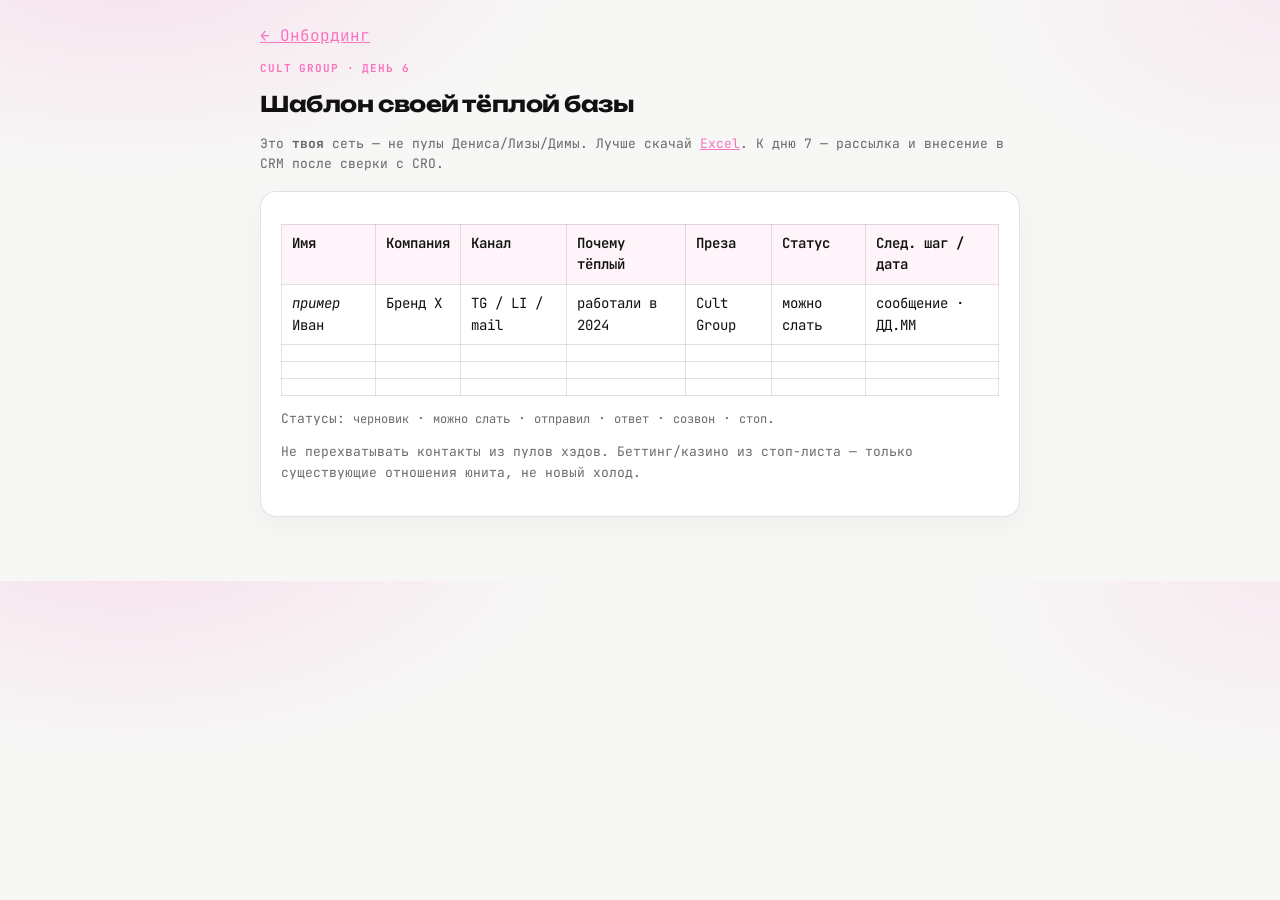
<file: onboarding-leonid/warm_base_template.html>
<!doctype html>
<html lang="ru">
<head>
  <meta charset="UTF-8" />
  <meta name="viewport" content="width=device-width, initial-scale=1" />
  <title>Тёплая база · шаблон</title>
  <link href="https://fonts.googleapis.com/css2?family=JetBrains+Mono:wght@400;500;600;700&family=Unbounded:wght@700;800&display=swap" rel="stylesheet" />
  <style>
    :root {
      --bg: #F7F7F6; --card: #FFFFFF; --text: #111111; --muted: rgba(17,17,17,0.62);
      --accent: #F974BE; --border: rgba(17,17,17,0.12);
      --font-display: Unbounded, system-ui, sans-serif;
      --font-ui: "JetBrains Mono", ui-monospace, monospace;
    }
    * { box-sizing: border-box; }
    body {
      margin: 0; font-family: var(--font-ui); background: var(--bg); color: var(--text);
      line-height: 1.55; padding: 24px 16px 48px; -webkit-font-smoothing: antialiased;
      background-image:
        radial-gradient(800px 420px at 10% -10%, rgba(249,116,190,0.18), transparent 55%),
        radial-gradient(600px 360px at 100% 0%, rgba(249,116,190,0.1), transparent 50%);
    }
    .wrap { max-width: 760px; margin: 0 auto; position: relative; }
    h1 { font-family: var(--font-display); font-size: 1.35rem; margin: 0 0 8px; letter-spacing: -0.02em; }
    h2 { font-family: var(--font-display); font-size: 1rem; margin: 0 0 12px; }
    .tag { font-family: var(--font-ui); font-size: 11px; color: var(--accent); text-transform: uppercase; letter-spacing: .08em; font-weight: 700; }
    .card { background: var(--card); border: 1px solid var(--border); border-radius: 16px; padding: 20px; margin: 16px 0; box-shadow: 0 10px 30px rgba(17,17,17,0.04); }
    .note { font-size: 13px; color: var(--muted); }
    a { color: var(--accent); }
    .back { display: inline-block; margin-bottom: 16px; font-size: 13px; font-weight: 600; text-decoration: none; color: var(--text); border-bottom: 1px solid var(--accent); }
    table { width: 100%; border-collapse: collapse; font-size: 14px; margin: 12px 0; }
    th, td { border: 1px solid var(--border); padding: 8px 10px; text-align: left; vertical-align: top; }
    th { background: rgba(249,116,190,0.08); font-weight: 600; }
    ul, ol { margin: 0; padding-left: 1.2rem; }
    li { margin: 6px 0; }
    pre { white-space: pre-wrap; background: #111; color: #f5f5f5; border-radius: 12px; padding: 14px; font-size: 13px; line-height: 1.45; border: 1px solid rgba(249,116,190,0.25); }
    .badge { display:inline-block; font-size:11px; padding:2px 8px; border-radius:999px; border:1px solid var(--border); font-family: var(--font-ui); }
    .ok { color: #1F7A4C; } .warn { color: #9A3412; }
    code { font-family: var(--font-ui); font-size: 12px; }

  </style>
</head>
<body>
  <div class="wrap">
    <a href="index.html">← Онбординг</a>
    <p class="tag">Cult Group · день 6</p>
    <h1>Шаблон своей тёплой базы</h1>
    <p class="note">Это <strong>твоя</strong> сеть — не пулы Дениса/Лизы/Димы. Лучше скачай <a href="assets/docs/warm_base_template.xlsx">Excel</a>. К дню 7 — рассылка и внесение в CRM после сверки с CRO.</p>

    <div class="card">
      <table>
        <thead>
          <tr>
            <th>Имя</th>
            <th>Компания</th>
            <th>Канал</th>
            <th>Почему тёплый</th>
            <th>Преза</th>
            <th>Статус</th>
            <th>След. шаг / дата</th>
          </tr>
        </thead>
        <tbody>
          <tr>
            <td><em>пример</em> Иван</td>
            <td>Бренд X</td>
            <td>TG / LI / mail</td>
            <td>работали в 2024</td>
            <td>Cult Group</td>
            <td>можно слать</td>
            <td>сообщение · ДД.ММ</td>
          </tr>
          <tr><td></td><td></td><td></td><td></td><td></td><td></td><td></td></tr>
          <tr><td></td><td></td><td></td><td></td><td></td><td></td><td></td></tr>
          <tr><td></td><td></td><td></td><td></td><td></td><td></td><td></td></tr>
        </tbody>
      </table>
      <p class="note">Статусы: <code>черновик</code> · <code>можно слать</code> · <code>отправил</code> · <code>ответ</code> · <code>созвон</code> · <code>стоп</code>.</p>
      <p class="note">Не перехватывать контакты из пулов хэдов. Беттинг/казино из стоп-листа — только существующие отношения юнита, не новый холод.</p>
    </div>
  </div>
</body>
</html>
</file>
<file: onboarding-leonid/styles.css>
:root {
  /* Cult Group deck tokens → product UI */
  --bg: #F7F7F6;
  --ivory: #F7F7F6;
  --white: #FFFFFF;
  --graphite: #111111;
  --ink: #111111;
  --muted: rgba(17, 17, 17, 0.62);
  --tertiary: rgba(17, 17, 17, 0.42);
  --border: rgba(17, 17, 17, 0.12);
  --accent: #F974BE;
  --accent-soft: rgba(249, 116, 190, 0.12);
  --accent-mid: rgba(249, 116, 190, 0.28);
  --accent-glow: rgba(249, 116, 190, 0.22);
  /* legacy aliases → always Cult pink (not lime/purple) */
  --lime: var(--accent);
  --lavender: var(--accent);
  --ok: #1F7A4C;
  --ok-soft: rgba(31, 122, 76, 0.12);
  --warn: #9A3412;
  --shadow: 0 18px 48px rgba(17, 17, 17, 0.08);
  --shadow-sm: 0 6px 20px rgba(17, 17, 17, 0.06);
  --shadow-press: 0 2px 8px rgba(17, 17, 17, 0.08);
  --radius: 16px;
  --radius-sm: 12px;
  --ease: cubic-bezier(0.22, 1, 0.36, 1);
  --font-display: Unbounded, system-ui, sans-serif;
  --font-ui: "JetBrains Mono", ui-monospace, monospace;
}

*, *::before, *::after { box-sizing: border-box; }
html, body { margin: 0; padding: 0; }
html { scroll-behavior: smooth; }
body {
  font-family: var(--font-ui);
  font-size: 14px;
  letter-spacing: -0.01em;
  background: var(--bg);
  color: var(--ink);
  line-height: 1.55;
  min-height: 100vh;
  -webkit-font-smoothing: antialiased;
  text-rendering: optimizeLegibility;
  position: relative;
}
body::before {
  content: "";
  position: fixed;
  inset: 0;
  pointer-events: none;
  z-index: 0;
  background:
    radial-gradient(900px 480px at 8% -10%, var(--accent-glow), transparent 55%),
    radial-gradient(700px 420px at 100% 0%, rgba(249, 116, 190, 0.14), transparent 50%),
    radial-gradient(600px 400px at 70% 100%, rgba(249, 116, 190, 0.08), transparent 55%);
}
body::after {
  content: "";
  position: fixed;
  inset: 0;
  pointer-events: none;
  z-index: 0;
  opacity: 0.16;
  background-image: url("data:image/svg+xml,%3Csvg viewBox='0 0 200 200' xmlns='http://www.w3.org/2000/svg'%3E%3Cfilter id='n'%3E%3CfeTurbulence type='fractalNoise' baseFrequency='0.85' numOctaves='3' stitchTiles='stitch'/%3E%3C/filter%3E%3Crect width='100%25' height='100%25' filter='url(%23n)' opacity='0.55'/%3E%3C/svg%3E");
  mix-blend-mode: multiply;
}
.top-bar, .shell, .site-footer, .welcome-backdrop, .modal-backdrop, .load-error {
  position: relative;
  z-index: 1;
}
.shell { z-index: 1; }
.top-bar { z-index: 100; }

.mono-tag {
  font-family: var(--font-ui);
  font-size: 10px;
  font-weight: 700;
  text-transform: uppercase;
  letter-spacing: 0.08em;
  color: var(--muted);
}

.load-error {
  background: #FEE2E2;
  border-bottom: 1px solid #FECACA;
  padding: 12px 16px;
  font-size: 13px;
  text-align: center;
}

.top-bar {
  position: sticky;
  top: 0;
  z-index: 100;
  background: rgba(247, 247, 246, 0.82);
  backdrop-filter: blur(16px) saturate(1.2);
  -webkit-backdrop-filter: blur(16px) saturate(1.2);
  border-bottom: 1px solid var(--border);
  transition: box-shadow 0.2s var(--ease);
}
.top-bar.is-compact {
  box-shadow: 0 8px 24px rgba(17, 17, 17, 0.06);
}

.top-inner {
  max-width: 1080px;
  margin: 0 auto;
  padding: 12px 16px 8px;
  display: flex;
  justify-content: space-between;
  align-items: center;
  gap: 12px;
  transition: padding 0.22s var(--ease);
}

.brand { display: flex; gap: 12px; align-items: center; min-width: 0; }
.brand-gradient {
  width: 4px;
  height: 40px;
  border-radius: 4px;
  background: linear-gradient(180deg, var(--accent), rgba(249,116,190,0.35), transparent);
  flex-shrink: 0;
  transition: height 0.22s var(--ease);
}
.brand .mono-tag {
  transition: opacity 0.18s var(--ease), max-height 0.18s var(--ease), margin 0.18s var(--ease);
  display: block;
  max-height: 20px;
  overflow: hidden;
}
.brand-title {
  font-family: var(--font-display);
  font-size: clamp(15px, 3.2vw, 18px);
  font-weight: 700;
  margin: 2px 0 0;
  line-height: 1.15;
  transition: font-size 0.22s var(--ease), margin 0.22s var(--ease);
}

.xp-block { text-align: right; flex-shrink: 0; }
.xp-num {
  font-family: var(--font-ui);
  font-size: 22px;
  font-weight: 800;
  line-height: 1;
  transition: font-size 0.22s var(--ease);
}
.xp-label {
  font-size: 11px;
  color: var(--tertiary);
  transition: opacity 0.18s var(--ease), max-height 0.18s var(--ease);
  max-height: 18px;
  overflow: hidden;
}

.main-nav {
  max-width: 1080px;
  margin: 0 auto;
  padding: 0 16px 8px;
  display: flex;
  gap: 6px;
  overflow-x: auto;
  scrollbar-width: none;
  transition: padding 0.22s var(--ease);
}
.main-nav::-webkit-scrollbar { display: none; }

.nav-tab {
  flex-shrink: 0;
  border: 1px solid var(--border);
  background: rgba(255,255,255,0.72);
  color: var(--muted);
  padding: 8px 14px;
  border-radius: 999px;
  font-size: 11px;
  font-weight: 600;
  font-family: var(--font-ui);
  letter-spacing: 0.02em;
  cursor: pointer;
  transition: transform 0.16s var(--ease), box-shadow 0.16s var(--ease), background 0.16s var(--ease), padding 0.22s var(--ease);
}
.nav-tab:hover {
  transform: translateY(-1px);
  box-shadow: var(--shadow-sm);
  border-color: rgba(17,17,17,0.28);
}
.nav-tab:active { transform: translateY(0) scale(0.98); }
.nav-tab.active {
  background: var(--graphite);
  color: var(--white);
  border-color: var(--graphite);
  box-shadow: inset 0 -2px 0 var(--accent);
}

.day-nav-wrap {
  border-top: 1px solid var(--border);
  background: linear-gradient(180deg, var(--white) 0%, var(--ivory) 100%);
  position: relative;
  max-height: 140px;
  opacity: 1;
  overflow: hidden;
  transition: max-height 0.28s var(--ease), opacity 0.2s var(--ease), border-color 0.2s var(--ease);
}
.day-nav-wrap::before,
.day-nav-wrap::after {
  content: "";
  position: absolute;
  top: 0;
  bottom: 0;
  width: 28px;
  z-index: 2;
  pointer-events: none;
}
.day-nav-wrap::before {
  left: 0;
  background: linear-gradient(90deg, var(--ivory) 0%, transparent 100%);
}
.day-nav-wrap::after {
  right: 0;
  background: linear-gradient(270deg, var(--ivory) 0%, transparent 100%);
}
.day-nav-wrap[hidden] {
  display: none !important;
}
.top-bar.is-compact .day-nav-wrap:not([hidden]) {
  max-height: 0;
  opacity: 0;
  border-top-color: transparent;
  pointer-events: none;
}
.top-bar.is-compact .top-inner {
  padding: 6px 16px 2px;
}
.top-bar.is-compact .brand .mono-tag,
.top-bar.is-compact .xp-label {
  max-height: 0;
  opacity: 0;
  margin: 0;
}
.top-bar.is-compact .brand-title {
  font-size: 13px;
  margin: 0;
}
.top-bar.is-compact .brand-gradient {
  height: 18px;
}
.top-bar.is-compact .xp-num {
  font-size: 15px;
}
.top-bar.is-compact .main-nav {
  padding: 0 16px 8px;
}
.top-bar.is-compact .nav-tab {
  padding: 6px 11px;
}
.day-nav-wrap::before,
.day-nav-wrap::after {
  content: "";
  position: absolute;
  top: 0;
  bottom: 0;
  width: 28px;
  z-index: 2;
  pointer-events: none;
}
.day-nav-wrap::before {
  left: 0;
  background: linear-gradient(90deg, var(--ivory) 0%, transparent 100%);
}
.day-nav-wrap::after {
  right: 0;
  background: linear-gradient(270deg, var(--ivory) 0%, transparent 100%);
}
.day-nav {
  max-width: 1080px;
  margin: 0 auto;
  padding: 14px 16px 16px;
  display: flex;
  gap: 10px;
  overflow-x: auto;
  scroll-snap-type: x proximity;
  scrollbar-width: none;
  -webkit-overflow-scrolling: touch;
}
.day-nav::-webkit-scrollbar { display: none; }

.day-pill {
  position: relative;
  flex-shrink: 0;
  display: flex;
  flex-direction: column;
  align-items: flex-start;
  gap: 0;
  min-width: 108px;
  max-width: 120px;
  padding: 12px 12px 11px;
  border: 1px solid var(--border);
  border-radius: var(--radius-sm);
  background: var(--white);
  cursor: pointer;
  text-align: left;
  scroll-snap-align: start;
  transition: transform 0.14s ease, box-shadow 0.14s ease, border-color 0.14s ease, background 0.14s ease;
}
.day-pill:hover {
  transform: translateY(-2px);
  box-shadow: var(--shadow-sm);
  border-color: rgba(17,17,17,0.28);
}
.day-pill:focus-visible {
  outline: 2px solid var(--accent);
  outline-offset: 2px;
}
.day-pill.active {
  border-color: var(--graphite);
  background: var(--graphite);
  box-shadow: var(--shadow);
  transform: translateY(-1px);
}
.day-pill.done:not(.active) {
  border-color: color-mix(in srgb, var(--lavender) 35%, var(--border));
  background: color-mix(in srgb, var(--lavender) 6%, var(--white));
}
.day-pill.locked {
  opacity: 0.42;
  filter: grayscale(0.3);
  cursor: not-allowed;
}
.day-pill.locked:hover {
  transform: none;
  box-shadow: none;
}
.day-pill-kicker {
  font-family: var(--font-ui);
  font-size: 9px;
  font-weight: 700;
  text-transform: uppercase;
  letter-spacing: 0.1em;
  color: var(--tertiary);
  margin-bottom: 6px;
}
.day-pill-date-row {
  display: flex;
  align-items: flex-end;
  gap: 6px;
  margin-bottom: 8px;
}
.day-pill-day-num {
  font-family: var(--font-display);
  font-size: 26px;
  font-weight: 700;
  line-height: 1;
  letter-spacing: -0.04em;
  color: var(--graphite);
}
.day-pill-date-meta {
  display: flex;
  flex-direction: column;
  gap: 1px;
  padding-bottom: 2px;
}
.day-pill-month {
  font-family: var(--font-ui);
  font-size: 10px;
  font-weight: 700;
  text-transform: uppercase;
  letter-spacing: 0.06em;
  color: var(--muted);
  line-height: 1.1;
}
.day-pill-weekday {
  font-family: var(--font-ui);
  font-size: 11px;
  font-weight: 600;
  color: var(--tertiary);
  line-height: 1.1;
}
.day-pill-label {
  font-size: 11px;
  font-weight: 600;
  color: var(--muted);
  line-height: 1.35;
  display: -webkit-box;
  -webkit-line-clamp: 2;
  -webkit-box-orient: vertical;
  overflow: hidden;
  width: 100%;
}
.day-pill-check {
  position: absolute;
  top: 8px;
  right: 8px;
  width: 18px;
  height: 18px;
  border-radius: 999px;
  background: var(--lavender);
  color: var(--white);
  font-size: 10px;
  font-weight: 800;
  line-height: 18px;
  text-align: center;
}
.day-pill.active .day-pill-kicker { color: color-mix(in srgb, var(--white) 55%, transparent); }
.day-pill.active .day-pill-day-num { color: var(--accent); }
.day-pill.active .day-pill-month,
.day-pill.active .day-pill-weekday { color: color-mix(in srgb, var(--white) 72%, transparent); }
.day-pill.active .day-pill-label { color: var(--white); }
.day-pill.active .day-pill-check {
  background: var(--accent);
  color: var(--white);
}
.day-pill.done:not(.active) .day-pill-day-num { color: color-mix(in srgb, var(--lavender) 80%, var(--graphite)); }

@media (max-width: 640px) {
  .day-pill {
    min-width: 96px;
    max-width: 104px;
    padding: 10px 10px 9px;
  }
  .day-pill-day-num { font-size: 22px; }
}

.shell {
  max-width: 1080px;
  margin: 0 auto;
  padding: 20px 16px 48px;
}

.card {
  background: var(--white);
  border: 1px solid var(--border);
  border-radius: var(--radius);
  padding: 20px;
  margin-bottom: 16px;
  transition: box-shadow 0.2s var(--ease), border-color 0.2s var(--ease);
}
.card-hero {
  border-color: rgba(17,17,17,0.18);
  box-shadow: var(--shadow);
  background:
    linear-gradient(180deg, rgba(255,255,255,0.92), var(--white)),
    radial-gradient(520px 180px at 100% 0%, var(--accent-soft), transparent 60%);
}
.card-title {
  font-family: var(--font-display);
  font-size: clamp(18px, 4vw, 22px);
  font-weight: 700;
  margin: 0 0 8px;
  line-height: 1.2;
}
.card-meta {
  font-family: var(--font-ui);
  font-size: 11px;
  font-weight: 700;
  color: var(--lavender);
  text-transform: uppercase;
  margin-bottom: 10px;
}
.card-intro { font-size: 14px; color: var(--muted); margin: 0 0 20px; }

.task-item {
  border: 1px solid var(--border);
  border-radius: var(--radius-sm);
  margin-bottom: 10px;
  overflow: hidden;
  background: var(--ivory);
}
.task-item.open { border-color: var(--graphite); }
.task-item.done { opacity: 0.72; }

.task-head {
  display: flex;
  align-items: flex-start;
  gap: 12px;
  padding: 14px 16px;
  cursor: pointer;
}
.task-head input[type="checkbox"] {
  margin-top: 3px;
  width: 18px;
  height: 18px;
  accent-color: var(--graphite);
  cursor: pointer;
  flex-shrink: 0;
}
.task-text { flex: 1; font-size: 14px; font-weight: 500; }
.task-item.done .task-text { text-decoration: line-through; color: var(--tertiary); }
.task-chevron {
  font-size: 11px;
  font-family: var(--font-ui);
  color: var(--lavender);
  transition: transform 0.2s;
  padding-top: 2px;
  white-space: nowrap;
  flex-shrink: 0;
}
.task-item.open .task-chevron { transform: rotate(180deg); }

.task-path {
  display: none;
  padding: 0 16px 16px 46px;
  border-top: 1px dashed var(--border);
  background: var(--white);
}
.task-item.open .task-path { display: block; }

.path-step {
  font-size: 13px;
  color: var(--muted);
  padding: 8px 0;
  border-bottom: 1px solid var(--border);
}

.path-link {
  display: flex;
  align-items: center;
  gap: 14px;
  padding: 12px 14px;
  margin: 0;
  border: 1px solid var(--border);
  border-radius: 10px;
  background: var(--white);
  text-decoration: none;
  color: var(--graphite);
  font-size: 13px;
  font-weight: 600;
  transition: transform 0.12s var(--ease), box-shadow 0.12s var(--ease), border-color 0.12s;
  cursor: pointer;
  width: 100%;
  text-align: left;
  font-family: inherit;
}
.path-block {
  margin: 0 0 18px;
}
.path-block:last-child { margin-bottom: 0; }
.path-block-title {
  margin: 0 0 8px;
  font-family: var(--font-ui);
  font-size: 11px;
  font-weight: 700;
  text-transform: uppercase;
  letter-spacing: 0.06em;
  color: var(--tertiary);
  line-height: 1.35;
}
.path-block-list {
  display: flex;
  flex-direction: column;
  gap: 8px;
}
.path-block-note-only .path-callout {
  margin-top: 0;
}
.contact-card {
  display: flex;
  align-items: center;
  gap: 10px;
  padding: 10px 12px;
  border: 1px solid var(--border);
  border-radius: 10px;
  background: var(--white);
}
.contact-card-main {
  display: flex;
  align-items: center;
  gap: 10px;
  flex: 1;
  min-width: 0;
  border: 0;
  background: transparent;
  padding: 0;
  cursor: pointer;
  text-align: left;
  font-family: inherit;
  color: inherit;
}
.contact-card-text {
  display: flex;
  flex-direction: column;
  gap: 2px;
  min-width: 0;
}
.contact-card-name {
  font-size: 14px;
  font-weight: 650;
  line-height: 1.25;
}
.contact-card-role {
  font-size: 12px;
  color: var(--muted);
  line-height: 1.3;
}
.contact-card-cta {
  flex-shrink: 0;
  padding: 9px 14px;
  border-radius: 8px;
  background: var(--graphite);
  color: #fff;
  font-size: 12px;
  font-weight: 700;
  text-decoration: none;
  text-transform: uppercase;
  letter-spacing: 0.02em;
}
.contact-card-cta:hover { background: #000; color: #fff; }
.path-questions {
  margin: 4px 0 0;
  padding: 0 0 0 1.25rem;
  display: flex;
  flex-direction: column;
  gap: 8px;
}
.path-questions li {
  font-size: 13px;
  line-height: 1.45;
  color: var(--ink);
}
.path-people-embed { margin: 0; }
.path-people-embed .people-grid { margin-top: 8px; }
.path-people-embed .path-block-title { margin-bottom: 4px; }
.path-callout {
  margin: 0;
  padding: 10px 12px;
  border-left: 3px solid var(--accent-mid);
  background: var(--accent-soft);
  border-radius: 0 8px 8px 0;
  font-size: 13px;
  font-weight: 500;
  color: var(--graphite);
  line-height: 1.45;
}
.path-link-cta {
  justify-content: space-between;
}
.path-link-flat {
  justify-content: space-between;
  align-items: center;
  text-decoration: none;
  color: inherit;
}
.path-link-flat .path-link-title {
  flex: 1;
  min-width: 0;
}
.path-link-flat-arrow {
  flex-shrink: 0;
  font-size: 16px;
  font-weight: 600;
  color: var(--muted);
  margin-left: 10px;
}
.path-link-flat:hover .path-link-flat-arrow { color: var(--ink); }
.path-link-main {
  display: flex;
  flex-direction: column;
  gap: 3px;
  min-width: 0;
  flex: 1;
}
.path-link-title {
  font-size: 14px;
  font-weight: 650;
  line-height: 1.3;
  color: var(--ink);
}
.path-link-sub {
  display: block;
  font-size: 12px;
  font-weight: 500;
  color: var(--muted);
  line-height: 1.35;
}
.path-link-action {
  flex-shrink: 0;
  padding: 9px 14px;
  border-radius: 8px;
  background: var(--graphite);
  color: #fff;
  font-size: 12px;
  font-weight: 700;
  letter-spacing: 0.02em;
  text-transform: uppercase;
}
.path-link-cta:hover .path-link-action {
  background: #000;
}
.path-link:hover {
  transform: translateY(-1px);
  box-shadow: var(--shadow-sm);
  border-color: rgba(17,17,17,0.22);
}
.path-link:active { transform: scale(0.99); }
.path-link .icon {
  width: 30px;
  height: 30px;
  border-radius: 8px;
  display: flex;
  align-items: center;
  justify-content: center;
  font-size: 10px;
  font-weight: 700;
  letter-spacing: 0.04em;
  text-transform: uppercase;
  flex-shrink: 0;
  background: var(--accent-soft);
  border: 1px solid var(--accent-mid);
  color: var(--ink);
  font-family: var(--font-ui);
}
.path-link .sub {
  display: block;
  font-size: 11px;
  font-weight: 400;
  color: var(--muted);
  margin-top: 2px;
}

.path-note {
  font-size: 12px;
  color: var(--muted);
}
.quiz-wrap { margin-top: 8px; display: flex; flex-direction: column; gap: 12px; }
.quiz-q {
  border: 1px solid var(--border);
  border-radius: 10px;
  padding: 12px;
  margin: 0;
  background: var(--white, #fff);
}
.quiz-q legend {
  font-size: 13px;
  font-weight: 650;
  padding: 0 4px;
}
.quiz-option {
  display: flex;
  gap: 8px;
  align-items: flex-start;
  font-size: 13px;
  margin: 6px 0;
  cursor: pointer;
}
.quiz-option input { margin-top: 3px; }
.quiz-feedback { margin-top: 8px; font-size: 12px; line-height: 1.45; padding: 8px 10px; border-radius: 8px; }
.quiz-ok { background: rgba(31,122,76,0.1); color: #1F7A4C; }
.quiz-bad { background: rgba(154,52,18,0.1); color: #9A3412; }
.quiz-source { display: block; margin-top: 4px; opacity: 0.9; }
.quiz-explain { display: block; margin-top: 4px; }
.quiz-result { padding: 12px; border-radius: 10px; font-size: 14px; }
.quiz-gate-hint { color: #9A3412; font-weight: 600; }
.faq-list { display: flex; flex-direction: column; gap: 12px; margin-top: 8px; }
.faq-q { margin: 0 0 4px; font-size: 14px; }
.faq-a { margin: 0; font-size: 13px; color: var(--muted); line-height: 1.45; }
.btn:disabled { opacity: 0.45; cursor: not-allowed; }
  padding: 10px 12px;
  background: var(--accent-soft);
  border: 1px solid var(--accent-mid);
  border-radius: var(--radius-sm);
  margin: 6px 0;
  line-height: 1.45;
}

.nav-row { display: flex; gap: 8px; margin-top: 20px; flex-wrap: wrap; }
.btn {
  flex: 1;
  min-width: 140px;
  border: 1px solid var(--graphite);
  background: var(--white);
  color: var(--graphite);
  padding: 12px 16px;
  font-family: var(--font-ui);
  font-size: 12px;
  font-weight: 700;
  border-radius: var(--radius-sm);
  cursor: pointer;
  transition: transform 0.16s var(--ease), box-shadow 0.16s var(--ease), background 0.16s var(--ease);
}
.btn:hover:not(:disabled) {
  transform: translateY(-1px);
  box-shadow: var(--shadow-sm);
}
.btn:active:not(:disabled) { transform: scale(0.98); }
.btn.primary { background: var(--graphite); color: var(--white); box-shadow: inset 0 -2px 0 var(--accent); }
.btn.primary:hover:not(:disabled) { background: #1a1a1a; }
.btn:disabled { opacity: 0.35; cursor: not-allowed; }

.complete-banner {
  background: var(--accent-soft);
  border: 1px solid var(--accent-mid);
  border-radius: var(--radius-sm);
  padding: 14px;
  font-size: 13px;
  font-weight: 600;
  text-align: center;
  margin-top: 16px;
}

.flow-line {
  font-size: 13px;
  color: var(--muted);
  padding: 12px 16px;
  background: var(--ivory);
  border-radius: var(--radius-sm);
  margin-bottom: 16px;
  border: 1px dashed var(--border);
}

.pillar-grid {
  display: grid;
  grid-template-columns: 1fr;
  gap: 20px;
  margin-bottom: 16px;
}
@media (min-width: 768px) {
  .pillar-grid { grid-template-columns: 1fr 1fr; }
}

.pillar-block {
  border: 1px solid var(--graphite);
  border-radius: var(--radius);
  padding: 18px 16px 14px;
  background: var(--white);
  box-shadow: var(--shadow-sm);
  position: relative;
  overflow: hidden;
}
.pillar-block::before {
  content: "";
  position: absolute;
  top: 0; left: 0; right: 0;
  height: 5px;
  background: var(--pillar-color, var(--accent));
}
.pillar-title {
  font-family: var(--font-display);
  font-size: 16px;
  font-weight: 700;
  margin: 0 0 4px;
}
.pillar-tagline {
  font-family: var(--font-ui);
  font-size: 10px;
  font-weight: 700;
  text-transform: uppercase;
  letter-spacing: 0.06em;
  color: var(--muted);
  margin: 0 0 8px;
}
.pillar-desc { font-size: 12px; color: var(--muted); margin: 0 0 14px; line-height: 1.45; }
.pillar-units { margin-bottom: 8px; }
.pillar-meta {
  font-family: var(--font-ui);
  font-size: 10px;
  color: var(--tertiary);
  margin: 0;
}

.pillar-drive .btn {
  display: inline-flex;
  text-decoration: none;
}
.pillar-drive {
  font-size: 12px;
  margin: 0 0 12px;
}
.pillar-drive a { color: inherit; }
.path-link-tg {
  border-color: rgba(249, 116, 190, 0.45);
  background: rgba(249, 116, 190, 0.08);
}
.pillar-footnote {
  font-size: 11px;
  color: var(--muted);
  margin: 8px 0 0;
  line-height: 1.45;
}
.partner-map-card { margin-top: 16px; }
.map-partner-card { cursor: pointer; }

.org-grid {
  display: grid;
  grid-template-columns: repeat(auto-fill, minmax(150px, 1fr));
  gap: 12px;
  margin-bottom: 16px;
}

.org-unit {
  border: 1px solid var(--graphite);
  border-radius: var(--radius-sm);
  padding: 16px 14px;
  cursor: pointer;
  background: var(--white);
  transition: transform 0.12s, box-shadow 0.12s;
  position: relative;
  overflow: hidden;
}
.org-unit::before {
  content: "";
  position: absolute;
  top: 0; left: 0; right: 0;
  height: 4px;
  background: var(--unit-color, var(--lavender));
}
.org-unit:hover, .org-unit.selected {
  transform: translateY(-2px);
  box-shadow: var(--shadow);
}
.org-unit.selected { background: var(--ivory); }
.org-unit-name {
  font-family: var(--font-display);
  font-size: 13px;
  font-weight: 700;
  margin-bottom: 6px;
}
.org-unit-desc { font-size: 11px; color: var(--muted); line-height: 1.4; }
.org-unit-count {
  font-family: var(--font-ui);
  font-size: 10px;
  font-weight: 700;
  margin-top: 10px;
  color: var(--tertiary);
}

.filter-row { display: flex; gap: 6px; flex-wrap: wrap; margin-bottom: 16px; }
.filter-chip {
  border: 1px solid var(--border);
  background: var(--white);
  padding: 7px 12px;
  border-radius: 999px;
  font-size: 11px;
  font-weight: 600;
  cursor: pointer;
  color: var(--muted);
  font-family: var(--font-ui);
  letter-spacing: 0.02em;
  transition: transform 0.14s var(--ease), background 0.14s var(--ease);
}
.filter-chip:hover { transform: translateY(-1px); }
.filter-chip.active {
  background: var(--graphite);
  color: var(--white);
  border-color: var(--graphite);
}

.people-grid {
  display: grid;
  grid-template-columns: repeat(auto-fill, minmax(240px, 1fr));
  gap: 12px;
}

.person-card {
  border: 1px solid var(--border);
  border-radius: var(--radius-sm);
  padding: 16px;
  background: var(--white);
  cursor: pointer;
  transition: transform 0.12s, box-shadow 0.12s;
  display: flex;
  gap: 12px;
  align-items: flex-start;
}
.person-card:hover {
  transform: translate(-3px, -3px);
  box-shadow: var(--shadow-sm);
  border-color: var(--graphite);
}
.person-avatar {
  width: 44px;
  height: 44px;
  border-radius: 10px;
  background: var(--graphite);
  color: var(--accent);
  font-family: var(--font-ui);
  font-weight: 800;
  font-size: 14px;
  display: flex;
  align-items: center;
  justify-content: center;
  flex-shrink: 0;
}
.person-avatar-img,
.modal-avatar-img {
  width: 44px;
  height: 44px;
  border-radius: 10px;
  object-fit: cover;
  flex-shrink: 0;
  border: 1px solid var(--border);
  background: var(--ivory);
}
.modal-avatar-img {
  width: 56px;
  height: 56px;
  border-radius: 12px;
  margin-bottom: 12px;
}
.person-card.partner .person-avatar { background: var(--muted); color: var(--white); }
.person-name { font-weight: 700; font-size: 14px; margin-bottom: 2px; }
.person-role { font-size: 12px; color: var(--muted); line-height: 1.35; }
.person-card-body { min-width: 0; flex: 1; }
.person-contacts {
  display: flex;
  flex-direction: column;
  align-items: flex-start;
  gap: 4px;
  margin: 8px 0 6px;
}
.person-contact {
  display: inline-flex;
  align-items: center;
  max-width: 100%;
  font-family: var(--font-ui);
  font-size: 11px;
  font-weight: 600;
  line-height: 1.3;
  text-decoration: none;
  border: none;
  background: transparent;
  padding: 0;
  cursor: pointer;
  text-align: left;
  word-break: break-all;
}
.person-contact-email {
  color: var(--graphite);
  border-bottom: 1px dashed rgba(17, 17, 17, 0.35);
}
.person-contact-email:hover,
.person-contact-email.copied {
  color: var(--accent);
  border-bottom-color: var(--accent);
}
.person-contact-tg {
  color: #0A7CFF;
  border-bottom: 1px solid rgba(10, 124, 255, 0.35);
}
.person-contact-tg:hover {
  color: #005ECC;
  border-bottom-color: #005ECC;
}
.person-unit-tag {
  display: inline-block;
  font-family: var(--font-ui);
  font-size: 9px;
  font-weight: 700;
  text-transform: uppercase;
  padding: 3px 6px;
  margin-top: 6px;
  border-radius: 6px;
  border: 1px solid var(--border);
  color: var(--muted);
}
.pools-list {
  margin: 0;
  padding-left: 1.15rem;
  font-size: 14px;
  line-height: 1.55;
}
.pools-list li { margin: 4px 0; }
.pools-agency-label {
  margin: 14px 0 6px;
  font-size: 11px;
  font-weight: 700;
  text-transform: uppercase;
  letter-spacing: 0.06em;
  color: var(--muted);
}
.pools-unit-card .card-intro { margin-bottom: 10px; }

.chat-card {
  border: 1px solid var(--border);
  border-radius: var(--radius-sm);
  padding: 16px;
  margin-bottom: 10px;
  background: var(--white);
}
.chat-card.required { border-left: 4px solid var(--lavender); }
.task-group-heading {
  font-family: var(--font-ui);
  font-size: 11px;
  font-weight: 700;
  letter-spacing: 0.06em;
  text-transform: uppercase;
  color: var(--accent);
  margin: 20px 0 8px;
  padding-top: 4px;
  border-top: 1px dashed var(--border);
}
.task-group-heading:first-of-type { margin-top: 8px; border-top: none; padding-top: 0; }

.excluded-card { border-color: #3f3f46; background: linear-gradient(180deg, #1a1a22 0%, #141418 100%); }
.excluded-intro { font-size: 12px; margin: -4px 0 12px; color: var(--tertiary); }
.excluded-list { margin: 0; padding-left: 1.1rem; font-size: 13px; color: var(--muted); }
.excluded-list li { margin: 6px 0; }
.excluded-list strong { color: var(--text); font-weight: 600; }
.chat-name { font-weight: 700; font-size: 14px; }
.chat-badge {
  font-family: var(--font-ui);
  font-size: 9px;
  font-weight: 700;
  text-transform: uppercase;
  padding: 4px 8px;
  border-radius: 4px;
  background: var(--ivory);
  border: 1px solid var(--border);
  white-space: nowrap;
}
.chat-desc { font-size: 13px; color: var(--muted); margin-bottom: 10px; }
.chat-meta { font-size: 12px; color: var(--tertiary); margin-bottom: 10px; }
.chat-actions { display: flex; gap: 8px; flex-wrap: wrap; }

.deck-card {
  border: 1px solid var(--border);
  border-radius: var(--radius-sm);
  padding: 16px;
  margin-bottom: 10px;
  background: var(--white);
}
.deck-card.live { border-left: 4px solid var(--lime); }
.deck-card.request { border-left: 4px solid var(--accent); }
.deck-title { font-weight: 700; font-size: 15px; margin-bottom: 4px; }
.deck-when { font-size: 13px; color: var(--muted); margin-bottom: 10px; }

.routing-table {
  width: 100%;
  border-collapse: collapse;
  font-size: 13px;
  margin-top: 16px;
}
.routing-table th, .routing-table td {
  border: 1px solid var(--border);
  padding: 10px 12px;
  text-align: left;
}
.routing-table th {
  font-family: var(--font-ui);
  font-size: 10px;
  text-transform: uppercase;
  background: var(--ivory);
}

.modal-backdrop {
  position: fixed;
  inset: 0;
  background: rgba(20, 20, 20, 0.5);
  z-index: 200;
  display: none;
  align-items: flex-end;
  justify-content: center;
  padding: 16px;
  pointer-events: none;
}
.modal-backdrop.is-open {
  display: flex;
  pointer-events: auto;
}
.modal-backdrop[hidden] {
  display: none !important;
  pointer-events: none;
}
@media (min-width: 640px) {
  .modal-backdrop.is-open { align-items: center; }
}
.modal {
  background: var(--white);
  border: 1px solid var(--graphite);
  border-radius: var(--radius);
  box-shadow: var(--shadow);
  max-width: 480px;
  width: 100%;
  max-height: 85vh;
  overflow-y: auto;
  padding: 24px;
  position: relative;
}
.modal-close {
  position: absolute;
  top: 12px;
  right: 12px;
  width: 32px;
  height: 32px;
  border: 1px solid var(--border);
  border-radius: 8px;
  background: var(--ivory);
  font-size: 20px;
  cursor: pointer;
  line-height: 1;
  z-index: 2;
}
.modal-close:hover { background: var(--white); }

.welcome-backdrop {
  position: fixed;
  inset: 0;
  background: rgba(20, 20, 20, 0.55);
  z-index: 300;
  display: none;
  align-items: center;
  justify-content: center;
  padding: 20px 16px;
  pointer-events: none;
}
.welcome-backdrop.is-open {
  display: flex;
  pointer-events: auto;
  animation: cgFade 0.28s var(--ease);
}
.welcome-backdrop[hidden] { display: none !important; pointer-events: none; }

@keyframes cgFade {
  from { opacity: 0; }
  to { opacity: 1; }
}
@keyframes cgRise {
  from { opacity: 0; transform: translateY(12px) scale(0.98); }
  to { opacity: 1; transform: translateY(0) scale(1); }
}
.welcome-card {
  position: relative;
  background: var(--white);
  border: 1px solid var(--border);
  border-radius: calc(var(--radius) + 4px);
  box-shadow: var(--shadow);
  max-width: 540px;
  width: 100%;
  padding: 28px 26px 24px;
  overflow: hidden;
  animation: cgRise 0.34s var(--ease);
}
.welcome-gradient {
  position: absolute;
  top: 0; left: 0; right: 0;
  height: 6px;
  background: linear-gradient(90deg, var(--accent), rgba(249,116,190,0.45));
}
.welcome-progress {
  display: flex;
  gap: 6px;
  margin: 0 0 16px;
}
.welcome-dot {
  flex: 1;
  height: 4px;
  border-radius: 999px;
  background: rgba(17, 17, 17, 0.1);
  transition: background 0.2s var(--ease), transform 0.2s var(--ease);
}
.welcome-dot.done { background: rgba(249, 116, 190, 0.45); }
.welcome-dot.active {
  background: var(--accent);
  transform: scaleY(1.35);
}
.welcome-tag { margin-bottom: 10px; color: var(--accent); }
.welcome-title {
  font-family: var(--font-display);
  font-size: clamp(22px, 5vw, 28px);
  font-weight: 800;
  margin: 0 0 12px;
  line-height: 1.15;
}
.welcome-lead {
  font-size: 15px;
  color: var(--graphite);
  margin: 0 0 18px;
  line-height: 1.55;
}
.welcome-chips {
  display: flex;
  flex-wrap: wrap;
  gap: 8px;
  margin: 0 0 22px;
}
.welcome-chip {
  display: inline-flex;
  align-items: center;
  padding: 8px 12px;
  border-radius: 999px;
  border: 1px solid var(--accent-mid);
  background: var(--accent-soft);
  font-size: 12px;
  font-weight: 600;
  color: var(--ink);
  line-height: 1.35;
}
.welcome-nav {
  display: flex;
  gap: 10px;
  align-items: center;
}
.welcome-back {
  flex: 0 0 auto;
}
.welcome-go {
  flex: 1;
  font-size: 15px;
  padding: 14px 20px;
}

.grad-backdrop {
  z-index: 310;
}
.grad-card {
  border-color: rgba(249, 116, 190, 0.35);
  box-shadow: 0 24px 64px rgba(20, 20, 20, 0.28), 0 0 0 1px rgba(249, 116, 190, 0.12);
}
.grad-gradient {
  background:
    radial-gradient(ellipse 80% 60% at 20% 0%, rgba(249, 116, 190, 0.28), transparent 55%),
    radial-gradient(ellipse 70% 50% at 90% 100%, rgba(90, 140, 255, 0.18), transparent 50%);
}
.grad-tag {
  color: var(--accent);
  letter-spacing: 0.04em;
}

.day-done-backdrop {
  z-index: 320;
}
.day-done-card {
  border-color: rgba(90, 140, 255, 0.28);
  text-align: center;
}
.day-done-gradient {
  background:
    radial-gradient(ellipse 80% 60% at 50% 0%, rgba(90, 140, 255, 0.22), transparent 55%),
    radial-gradient(ellipse 70% 50% at 80% 100%, rgba(249, 116, 190, 0.16), transparent 50%);
}
.day-done-card .welcome-title {
  margin-bottom: 8px;
}

body.modal-open { overflow: hidden; }
.modal-avatar {
  width: 56px;
  height: 56px;
  border-radius: 12px;
  background: var(--graphite);
  color: var(--accent);
  font-family: var(--font-ui);
  font-weight: 800;
  font-size: 18px;
  display: flex;
  align-items: center;
  justify-content: center;
  margin-bottom: 12px;
}
.modal-name {
  font-family: var(--font-display);
  font-size: 18px;
  font-weight: 700;
  margin: 0 0 4px;
}
.modal-role { font-size: 13px; color: var(--muted); margin-bottom: 8px; }
.modal-lead {
  font-size: 14px;
  font-weight: 600;
  margin: 0 0 12px;
  line-height: 1.45;
}
.modal-bio {
  font-size: 13px;
  line-height: 1.55;
  margin: 0;
  color: var(--graphite);
}
.theme-tags {
  display: flex;
  flex-wrap: wrap;
  gap: 6px;
}
.theme-tag {
  display: inline-block;
  padding: 4px 8px;
  border-radius: 6px;
  font-size: 11px;
  font-family: var(--font-ui);
  background: rgba(37, 99, 235, 0.08);
  border: 1px solid rgba(37, 99, 235, 0.18);
}
.person-bio {
  font-size: 12px;
  color: var(--muted);
  margin: 4px 0 6px;
  line-height: 1.4;
}
.modal-section { margin-bottom: 16px; }
.modal-section h4 {
  font-family: var(--font-ui);
  font-size: 10px;
  font-weight: 700;
  text-transform: uppercase;
  color: var(--muted);
  margin: 0 0 8px;
}
.modal-list { margin: 0; padding-left: 18px; font-size: 13px; }
.modal-contacts { display: flex; gap: 8px; flex-wrap: wrap; }
.contact-btn {
  display: inline-flex;
  align-items: center;
  gap: 6px;
  padding: 8px 14px;
  border: 1px solid var(--graphite);
  border-radius: 8px;
  font-size: 13px;
  font-weight: 600;
  text-decoration: none;
  color: var(--graphite);
  background: var(--ivory);
}
.contact-btn.primary { background: var(--graphite); color: var(--white); }
.contact-btn .icon {
  width: 22px; height: 22px; border-radius: 6px;
  display: inline-flex; align-items: center; justify-content: center;
  font-size: 9px; font-weight: 700; letter-spacing: 0.04em;
  background: var(--accent-soft); border: 1px solid var(--accent-mid);
  color: var(--ink); font-family: var(--font-ui);
}
.contact-btn.primary .icon { background: rgba(249,116,190,0.2); border-color: rgba(249,116,190,0.45); color: #fff; }

.site-footer {
  text-align: center;
  font-size: 11px;
  color: var(--tertiary);
  padding: 16px;
  border-top: 1px solid var(--border);
}

.section-heading {
  font-family: var(--font-display);
  font-size: 16px;
  font-weight: 700;
  margin: 0 0 12px;
}

.skip-list {
  font-size: 12px;
  color: var(--tertiary);
  margin-top: 16px;
  padding: 12px;
  background: var(--ivory);
  border-radius: 8px;
}

.sales-callout {
  padding: 16px 18px;
  border-radius: var(--radius-sm);
  background: var(--accent-soft);
  border: 1px solid var(--accent-mid);
  font-size: 13px;
  line-height: 1.55;
}
.sales-callout p { margin: 0 0 8px; }
.sales-callout p:last-child { margin-bottom: 0; }
.sales-tldr-label {
  font-family: var(--font-ui);
  font-size: 10px;
  font-weight: 700;
  text-transform: uppercase;
  color: var(--lavender);
  margin: 0 0 10px;
}
.sales-tldr-list {
  margin: 12px 0 0;
  padding-left: 1.1rem;
  font-size: 13px;
  color: var(--muted);
}
.sales-tldr-list li { margin: 6px 0; }

.hint-card {
  border-color: var(--accent-mid);
  background: linear-gradient(180deg, var(--accent-soft) 0%, var(--white) 70%);
  box-shadow: var(--shadow-sm);
}
.hint-list {
  margin: 0;
  padding-left: 1.1rem;
  font-size: 13px;
  color: var(--muted);
}
.hint-list li { margin: 8px 0; }

.unit-routing-card { border-left: 3px solid var(--accent); }
.routing-threshold { font-size: 11px; color: var(--tertiary); }
.path-link.inline-person {
  display: inline-flex;
  padding: 2px 8px;
  margin: 0;
  font-size: 13px;
}
.path-note-rich {
  font-size: 12px;
  line-height: 1.45;
  padding: 10px 12px;
  background: var(--ivory);
  border-radius: 8px;
  border: 1px solid var(--border);
}
.path-note-rich p { margin: 8px 0 0; color: var(--muted); white-space: pre-wrap; }

.complete-banner-final {
  background: linear-gradient(135deg, var(--ok-soft) 0%, var(--white) 100%);
  border-color: var(--ok);
}
.complete-banner-final p { margin: 0; font-size: 14px; }

.deck-routing-first {
  margin-bottom: 16px;
  padding: 14px;
  background: var(--white);
  border: 1px solid var(--border);
  border-radius: var(--radius-sm);
}

.access-progress {
  display: flex;
  align-items: baseline;
  gap: 10px;
  margin-top: 8px;
}
.access-progress-num {
  font-family: var(--font-display);
  font-size: 28px;
  font-weight: 800;
  color: var(--accent);
}
.access-progress-label { font-size: 13px; color: var(--muted); }

.access-verify-list { display: flex; flex-direction: column; gap: 8px; }
.path-verify { margin-top: 10px; }
.access-row {
  display: flex;
  align-items: flex-start;
  gap: 10px;
  padding: 10px 12px;
  border: 1px solid var(--border);
  border-radius: 8px;
  background: var(--ivory);
  font-size: 14px;
  cursor: pointer;
}
.access-row input { margin-top: 3px; accent-color: var(--graphite); flex-shrink: 0; }

.copy-template {
  white-space: pre-wrap;
  font-family: var(--font-ui);
  font-size: 12px;
  line-height: 1.5;
  background: var(--ivory);
  border: 1px solid var(--border);
  border-radius: 8px;
  padding: 14px;
  margin: 0 0 12px;
  color: var(--muted);
  max-height: 280px;
  overflow: auto;
}

.access-sys-grid {
  display: grid;
  gap: 10px;
  grid-template-columns: repeat(auto-fill, minmax(240px, 1fr));
}
.access-sys-card {
  border: 1px solid var(--border);
  border-radius: var(--radius-sm);
  padding: 12px;
  background: var(--ivory);
}
.access-sys-card-flat {
  display: flex;
  align-items: center;
  justify-content: space-between;
  gap: 10px;
  text-decoration: none;
  color: inherit;
  transition: transform 0.12s ease, box-shadow 0.12s ease;
}
.access-sys-card-flat:hover {
  transform: translateY(-1px);
  box-shadow: var(--shadow-sm);
  border-color: rgba(17,17,17,0.22);
}
.access-sys-card-flat .access-sys-name { margin-bottom: 0; }
.access-sys-name { font-weight: 600; font-size: 14px; margin-bottom: 4px; }
.access-sys-meta { font-size: 12px; color: var(--muted); margin-bottom: 10px; }

.skill-card { margin-bottom: 12px; }
.sales-mandate { font-weight: 600; }

.sales-table-wrap {
  overflow-x: auto;
  margin: 12px 0 0;
}
.sales-table {
  width: 100%;
  border-collapse: collapse;
  font-size: 13px;
}
.sales-table th,
.sales-table td {
  text-align: left;
  padding: 8px 10px;
  border-bottom: 1px solid var(--border);
  vertical-align: top;
}
.sales-table th {
  font-family: var(--font-ui);
  font-size: 10px;
  text-transform: uppercase;
  color: var(--muted);
  font-weight: 700;
}
.sales-metric.sales-warn { color: var(--warn); font-weight: 600; }

.sales-unit-card {
  border: 1px solid var(--border);
  border-left: 4px solid var(--unit-color, #666);
  border-radius: 10px;
  padding: 14px 16px;
  margin-bottom: 14px;
}
.sales-unit-head { margin-bottom: 10px; }
.sales-unit-name {
  font-family: var(--font-display);
  font-size: 15px;
  margin: 0 0 4px;
}
.sales-unit-owner { font-size: 12px; color: var(--muted); }
.sales-unit-plan { font-size: 13px; margin: 0 0 10px; line-height: 1.45; }
.sales-insights {
  margin: 10px 0 0;
  padding-left: 18px;
  font-size: 12px;
  color: var(--muted);
  line-height: 1.45;
}
.sales-insights li { margin: 4px 0; }

.pillar-footnote {
  font-size: 12px;
  color: var(--muted);
  line-height: 1.45;
  margin: 10px 0 0;
  padding: 10px 12px;
  background: var(--ivory);
  border-radius: 8px;
}

.pace-card {
  margin-bottom: 14px;
  border-left: 3px solid var(--graphite);
}
.pace-verdict {
  font-size: 13px;
  line-height: 1.5;
  margin: 10px 0 0;
}
.pace-hint {
  font-size: 12px;
  line-height: 1.45;
  color: var(--muted);
  margin: 8px 0 0;
}
.pace-muted { color: var(--tertiary); }


/* —— Quest step-by-step —— */
.quest-mode-bar {
  display: flex;
  gap: 8px;
  margin-bottom: 14px;
  flex-wrap: wrap;
}
.quest-mode-btn {
  font-family: var(--font-ui);
  font-size: 11px;
  font-weight: 700;
  text-transform: uppercase;
  letter-spacing: 0.04em;
  border: 1.5px solid var(--graphite);
  background: var(--white);
  color: var(--graphite);
  border-radius: 999px;
  padding: 8px 14px;
  cursor: pointer;
}
.quest-mode-btn {
  transition: transform 0.16s var(--ease), background 0.16s var(--ease), color 0.16s var(--ease);
  border-radius: 999px;
}
.quest-mode-btn.active {
  background: var(--graphite);
  color: var(--white);
  box-shadow: inset 0 -2px 0 var(--accent);
}
.quest-mode-btn:active { transform: scale(0.97); }
.quest-progress-card { padding: 16px 18px; }
.quest-progress-top {
  display: flex;
  justify-content: space-between;
  align-items: center;
  gap: 12px;
  margin-bottom: 10px;
}
.quest-progress-pct {
  font-family: var(--font-ui);
  font-size: 12px;
  font-weight: 700;
  color: var(--accent);
}
.quest-progress-track {
  height: 10px;
  background: var(--ivory);
  border: 1.5px solid var(--graphite);
  border-radius: 999px;
  overflow: hidden;
}
.quest-progress-fill {
  height: 100%;
  background: linear-gradient(90deg, var(--accent), #60A5FA);
  transition: width 0.35s ease;
}
.quest-progress-day {
  margin: 10px 0 0;
  font-size: 12px;
  color: var(--muted);
}
.quest-focus .quest-kicker {
  font-family: var(--font-ui);
  font-size: 11px;
  font-weight: 700;
  text-transform: uppercase;
  letter-spacing: 0.06em;
  color: var(--accent);
  margin: 0 0 6px;
}
.quest-task-title {
  margin: 0 0 8px;
  font-family: var(--font-display);
  font-size: clamp(1.25rem, 2.5vw, 1.55rem);
  line-height: 1.2;
  letter-spacing: -0.02em;
}
.quest-focus.quest-done { outline: 2px solid var(--ok); outline-offset: 2px; }
.quest-focus-head { margin: 0 0 18px; }
.quest-focus-meta {
  display: flex;
  flex-wrap: wrap;
  align-items: center;
  gap: 8px 12px;
  margin: 0 0 10px;
}
.quest-focus-day {
  font-size: 12px;
  font-weight: 600;
  color: var(--muted);
}
.quest-rail {
  display: flex;
  flex-wrap: wrap;
  gap: 6px;
  margin: 0 0 18px;
  padding-bottom: 14px;
  border-bottom: 1px solid var(--border);
}
.quest-step-num {
  min-width: 28px;
  height: 28px;
  padding: 0 6px;
  border-radius: 8px;
  border: 1.5px solid var(--border);
  background: var(--white);
  color: var(--graphite);
  font-family: var(--font-ui);
  font-size: 12px;
  font-weight: 700;
  cursor: pointer;
  line-height: 1;
}
.quest-step-num.done {
  background: #16A34A;
  border-color: #16A34A;
  color: #fff;
}
.quest-step-num.active {
  background: var(--accent);
  border-color: var(--graphite);
  color: var(--graphite);
  box-shadow: 0 0 0 3px rgba(249, 116, 190, 0.28);
}
.quest-task-why {
  margin: 10px 0 0;
  font-size: 15px;
  font-weight: 500;
  color: var(--graphite);
  line-height: 1.55;
  max-width: 42rem;
}
.quest-task-hint {
  margin: 8px 0 0;
  font-size: 13px;
  color: var(--muted);
  line-height: 1.5;
  max-width: 42rem;
}
.task-why {
  display: block;
  margin-top: 6px;
  font-size: 13px;
  font-weight: 500;
  color: var(--graphite);
  line-height: 1.45;
  text-decoration: none;
}
.task-hint {
  display: block;
  margin-top: 4px;
  font-size: 12px;
  font-weight: 400;
  color: var(--muted);
  text-decoration: none;
}
.task-item.done .task-hint,
.task-item.done .task-why { text-decoration: none; }
.quest-do-box {
  background: transparent;
  border: none;
  border-radius: 0;
  padding: 0;
  margin: 0 0 20px;
}
.quest-actions-title {
  font-size: 13px;
  margin: 0 0 8px;
  color: var(--muted);
}
.quest-actions .path-link,
.quest-actions .path-step,
.quest-actions .path-note { margin-left: 0; }
.quest-day-links {
  margin-top: 16px;
  padding-top: 14px;
  border-top: 1px solid var(--border);
}
.task-path {
  display: block;
  padding: 12px 0 4px;
}
.quest-decision {
  margin-top: 4px;
  padding-top: 16px;
  border-top: 1px solid var(--border);
}
.quest-decision .btn-done,
.quest-decision .btn-skip,
.task-decision .btn-done,
.task-decision .btn-skip {
  flex: 1 1 140px;
  font-weight: 700;
  border-width: 1.5px;
}
.btn-done {
  background: #16A34A;
  border-color: #15803D;
  color: #fff;
}
.btn-done:hover,
.btn-done.is-active {
  background: #15803D;
  border-color: #166534;
  color: #fff;
}
.btn-skip {
  background: #DC2626;
  border-color: #B91C1C;
  color: #fff;
}
.btn-skip:hover {
  background: #B91C1C;
  border-color: #991B1B;
  color: #fff;
}
.task-decision {
  display: flex;
  flex-wrap: wrap;
  gap: 8px;
  padding: 0 12px 12px;
}
.quest-nav { gap: 8px; flex-wrap: wrap; }
.quest-jump-btn {
  font-size: 11px !important;
  padding: 4px 8px !important;
  flex-shrink: 0;
}
.xp-block { min-width: 72px; }
@media (max-width: 560px) {
  .quest-nav .btn { flex: 1 1 40%; }
  .quest-task-title { font-size: 1.15rem; }
}


.buddy-box,
.cadence-box,
.ok-know-box,
.preflight-card {
  margin-top: 14px;
  padding: 12px 14px;
  border-radius: var(--radius-sm);
  background: rgba(255, 255, 255, 0.55);
  border: 1px solid var(--border);
}
.buddy-box p,
.cadence-box .hint-list,
.ok-know-box .excluded-list {
  margin-top: 8px;
}
.culture-blurb {
  margin-bottom: 12px;
  font-size: 14px;
  line-height: 1.5;
}
.ok-know-box {
  margin-top: 16px;
  background: var(--accent-soft);
  border-color: var(--accent-mid);
}

@media (max-width: 720px) {
  .top-inner { padding: 12px 14px 8px; }
  .brand-title { font-size: 15px; }
  .main-nav { padding: 0 12px 6px; gap: 4px; }
  .nav-tab { padding: 6px 10px; font-size: 10px; }
  .day-nav { padding: 10px 12px 12px; gap: 8px; }
  .day-pill {
    min-width: 84px;
    max-width: 92px;
    padding: 8px 8px 8px;
  }
  .day-pill-day-num { font-size: 18px; }
  .day-pill-label { font-size: 10px; -webkit-line-clamp: 1; }
  .shell { padding-top: 12px; }
}
  *, *::before, *::after {
    animation-duration: 0.01ms !important;
    animation-iteration-count: 1 !important;
    transition-duration: 0.01ms !important;
  }
}

:focus-visible {
  outline: 2px solid var(--accent);
  outline-offset: 2px;
}
</file>
